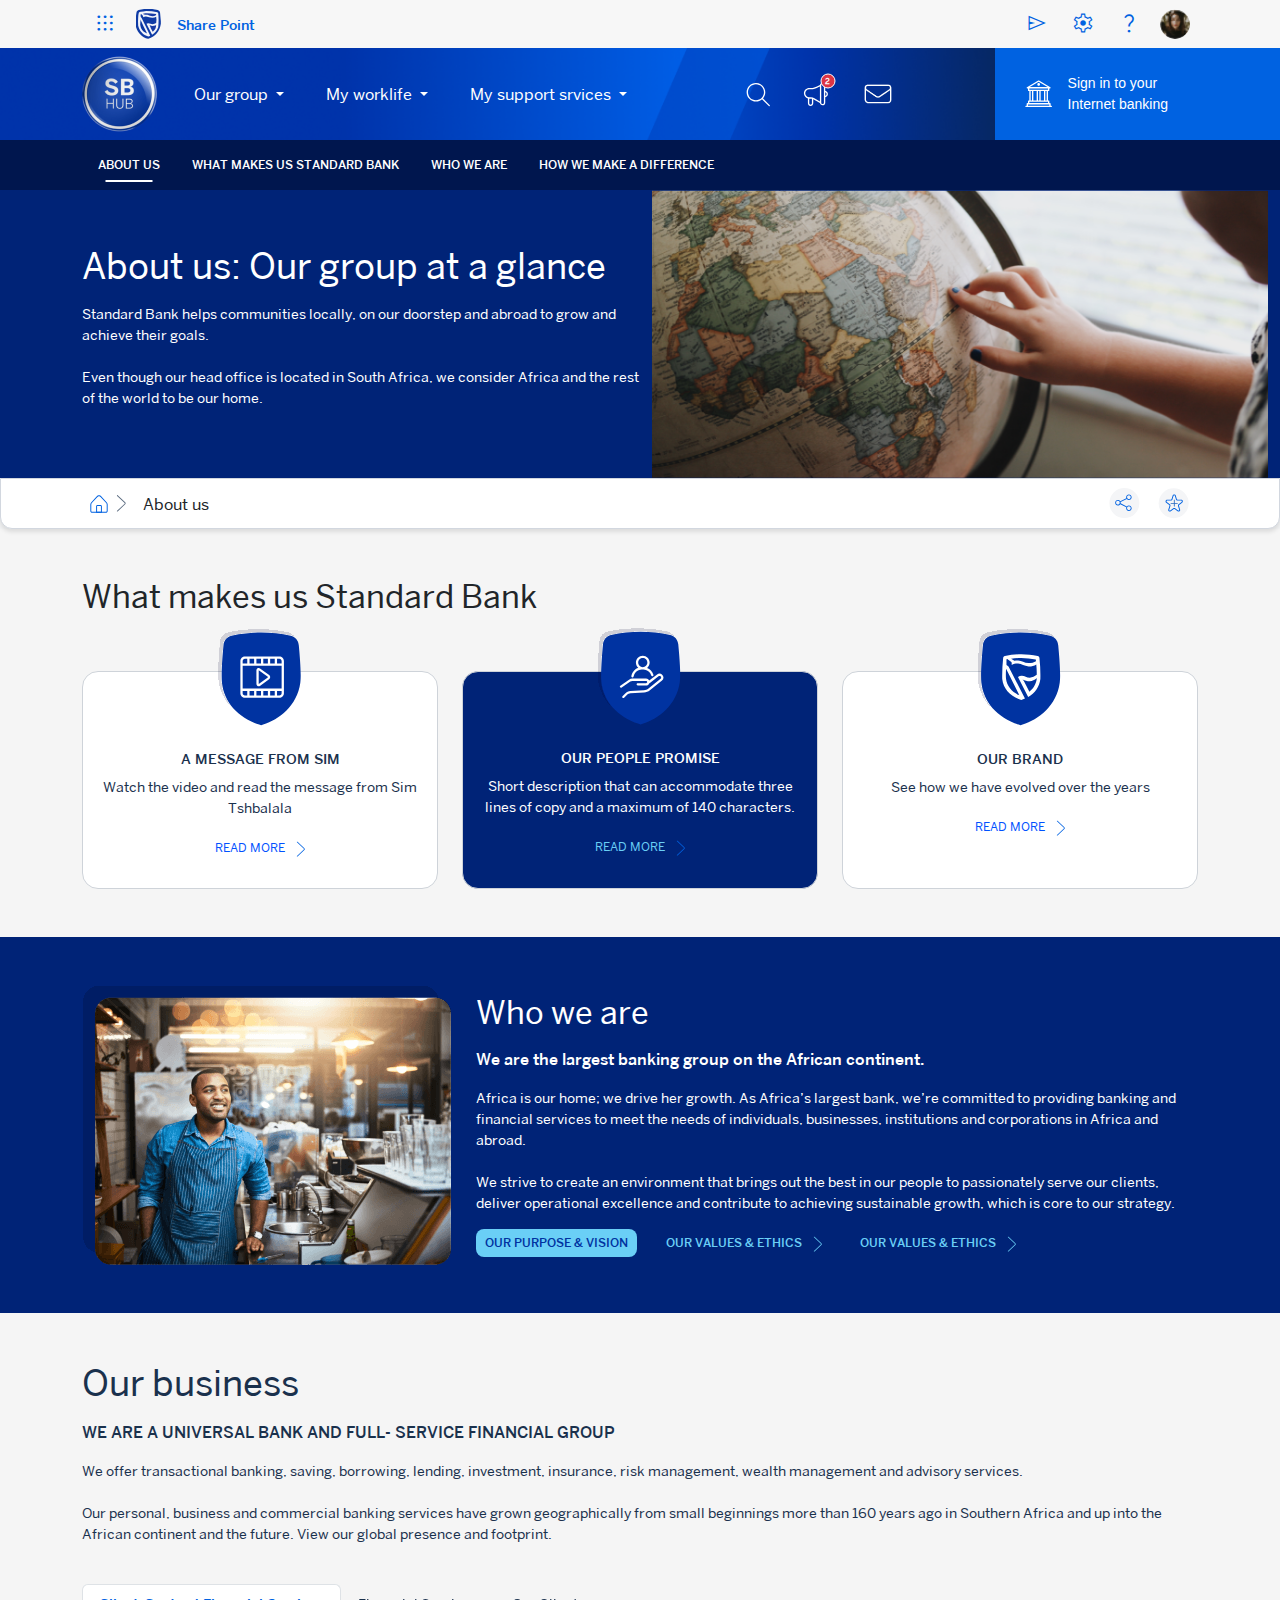
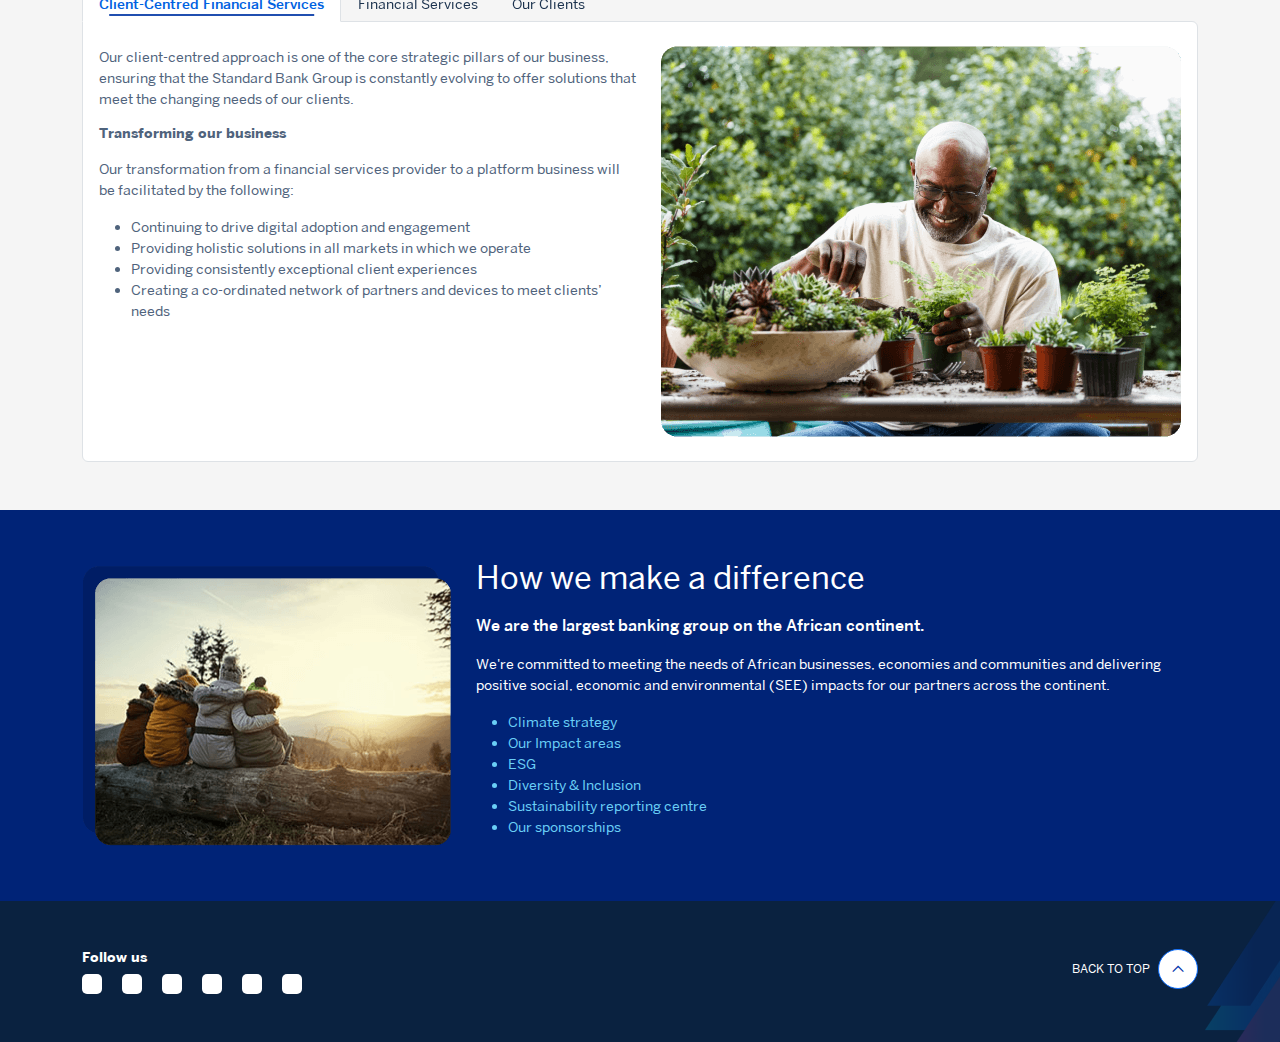
<file: index.html>
<!DOCTYPE html>
<html lang="en">

<head>
    <meta charset="UTF-8" />
    <meta http-equiv="X-UA-Compatible" content="IE=edge" />
    <meta name="viewport" content="width=device-width, initial-scale=1.0" />
    <title>SBH 2 About us | Our group at a glance</title>
    <link rel="icon" type="image/x-icon" href="assets/images/logo/logo-shield.svg">
    <link rel="stylesheet" href="https://fonts.googleapis.com/css2?family=Material+Symbols+Outlined:opsz,wght,FILL,GRAD@48,300,0,0" />
    <link rel="stylesheet" href="https://cdnjs.cloudflare.com/ajax/libs/font-awesome/6.2.1/css/all.min.css" integrity="sha512-MV7K8+y+gLIBoVD59lQIYicR65iaqukzvf/nwasF0nqhPay5w/9lJmVM2hMDcnK1OnMGCdVK+iQrJ7lzPJQd1w==" crossorigin="anonymous" referrerpolicy="no-referrer" />
    <!-- Link Swiper's CSS -->
    <link rel="stylesheet" href="https://cdn.jsdelivr.net/npm/swiper/swiper-bundle.min.css" />
    <link href="assets/vendor/bootstrap/css/bootstrap.min.css" rel="stylesheet">
    <link rel="stylesheet" href="assets/css/style.css" />
</head>

<body>
    <!-- ##### header start ##### -->
    <header>
        <nav class="navbar navbar-expand navbar-top py-0" style="background-color: #f7f7f7;">
            <div class="container">
                <ul class="navbar-nav align-items-center">
                    <li class="nav-item">
                        <a class="nav-link" href="#">
                            <span class="material-symbols-outlined"> apps</span>
                        </a>
                    </li>
                    <li class="nav-item">
                        <a class="nav-link" href="#"><img src="assets/images/logo/logo-shield.svg" alt="shield" class="img-fluid shield" style="width: 25px;"></a>
                    </li>
                    <li class="nav-item d-lg-block d-none">
                        <a class="nav-link" href="#">Share Point</a>
                    </li>
                </ul>
                <ul class="navbar-nav align-items-center">
                    <li class="nav-item">
                        <a class="nav-link" href="#">
                            <span class="material-symbols-outlined"> send </span>
                        </a>
                    </li>
                    <li class="nav-item">
                        <a class="nav-link" href="#">
                            <span class="material-symbols-outlined"> settings </span>
                        </a>
                    </li>
                    <li class="nav-item">
                        <a class="nav-link" href="#">
                            <span class="material-symbols-outlined"> question_mark </span>
                        </a>
                    </li>
                    <li class="nav-item">
                        <a class="nav-link" href="#">
                            <img src="assets/images/header/avatar.png" alt="user" class="img-fluid user-avatar">
                        </a>
                    </li>
                </ul>
            </div>
        </nav>

        <div class="main-header">
            <div class="container">
                <nav class="navbar navbar-expand-xl py-xl-0">

                    <a class="navbar-brand" href="#">
                        <img src="assets/images/header/logo.png" alt="logo">
                    </a>

                    <div class="d-flex d-xl-none">
                        <div class="menu_icons">
                            <div class="search for_icons_margin position-relative">
                                <button class="icon" style="cursor: pointer; border: transparent; background-color: transparent;">

                                    <svg class="menu-icons-svg" width="24" height="25" viewBox="0 0 24 25" fill="none" xmlns="http://www.w3.org/2000/svg">
                                        <path fill-rule="evenodd" clip-rule="evenodd" d="M9.95833 0.943481C4.80368 0.943481 0.625 5.12216 0.625 10.2768C0.625 15.4315 4.80368 19.6101 9.95833 19.6101C12.2995 19.6101 14.4393 18.7482 16.0777 17.3243C16.0999 17.3562 16.1252 17.3865 16.1536 17.4149L22.8203 24.0816C23.0806 24.3419 23.5027 24.3419 23.7631 24.0816C24.0234 23.8212 24.0234 23.3991 23.7631 23.1387L17.0964 16.4721C17.068 16.4437 17.0377 16.4184 17.0058 16.3962C18.4297 14.7577 19.2917 12.6179 19.2917 10.2768C19.2917 5.12216 15.113 0.943481 9.95833 0.943481ZM1.95833 10.2768C1.95833 5.85854 5.54006 2.27681 9.95833 2.27681C14.3766 2.27681 17.9583 5.85854 17.9583 10.2768C17.9583 14.6951 14.3766 18.2768 9.95833 18.2768C5.54006 18.2768 1.95833 14.6951 1.95833 10.2768Z" fill="white" />
                                    </svg>

                                </button>
                                <div class="input-box position-absolute top-50 translate-middle-y d-none">
                                    <div class="position-relative">
                                        <input type="text" class="form-control border-blue" placeholder="What are you looking for?" style="padding-left: 30px; padding-right: 30px;">
                                        <svg class="img-fluid position-absolute top-50 translate-middle-y" width="16" height="16" viewBox="0 0 16 16" fill="none" xmlns="http://www.w3.org/2000/svg" style="left: 10px;">
                                            <path d="M15.873 13.9918L12.4424 10.5339C12.2481 10.3398 11.9979 10.2115 11.7269 10.1669C11.456 10.1222 11.1779 10.1635 10.9316 10.285L10.185 9.52939C11.0773 8.4842 11.5632 7.15244 11.5537 5.77808C11.5537 4.63529 11.2149 3.51815 10.5801 2.56795C9.94534 1.61775 9.04312 0.877162 7.98754 0.439833C6.93196 0.00250354 5.77043 -0.111922 4.64983 0.111027C3.52924 0.333975 2.4999 0.884284 1.692 1.69236C0.884094 2.50044 0.333903 3.53 0.111003 4.65083C-0.111898 5.77167 0.00250304 6.93345 0.439738 7.98926C0.876973 9.04506 1.61741 9.94748 2.5674 10.5824C3.5174 11.2173 4.63429 11.5562 5.77684 11.5562C7.15432 11.5583 8.4862 11.0627 9.52734 10.1605L10.2828 10.9072C10.1614 11.1536 10.1201 11.4318 10.1647 11.7028C10.2093 11.9738 10.3376 12.224 10.5316 12.4184L13.9888 15.8764C14.073 15.9558 14.1842 16 14.2999 16C14.4156 16 14.5268 15.9558 14.611 15.8764L15.873 14.6141C15.9544 14.531 16 14.4193 16 14.303C16 14.1866 15.9544 14.0749 15.873 13.9918ZM5.77684 10.6672C4.81007 10.6672 3.865 10.3805 3.06116 9.84326C2.25732 9.30603 1.6308 8.54245 1.26083 7.64908C0.890863 6.7557 0.794062 5.77266 0.98267 4.82426C1.17128 3.87586 1.63682 3.00469 2.32044 2.32094C3.00405 1.63718 3.87502 1.17153 4.82322 0.982881C5.77142 0.794233 6.75425 0.891054 7.64743 1.2611C8.54061 1.63115 9.30403 2.2578 9.84114 3.06182C10.3783 3.86583 10.6649 4.8111 10.6649 5.77808C10.6626 7.07404 10.1468 8.31625 9.23065 9.23263C8.31446 10.149 7.07252 10.6649 5.77684 10.6672ZM14.2999 14.9341L11.1626 11.7873C11.1201 11.7474 11.0862 11.6992 11.0631 11.6457C11.0399 11.5922 11.028 11.5345 11.028 11.4762C11.028 11.4178 11.0399 11.3602 11.0631 11.3066C11.0862 11.2531 11.1201 11.2049 11.1626 11.165C11.2025 11.1225 11.2507 11.0886 11.3042 11.0655C11.3577 11.0423 11.4154 11.0303 11.4737 11.0303C11.532 11.0303 11.5897 11.0423 11.6432 11.0655C11.6967 11.0886 11.7449 11.1225 11.7848 11.165L14.9309 14.303L14.2999 14.9341Z" fill="url(#paint0_linear_127_23113)" />
                                            <defs>
                                                <linearGradient id="paint0_linear_127_23113" x1="-8" y1="8" x2="8" y2="24" gradientUnits="userSpaceOnUse">
                                                    <stop stop-color="#0033A1" />
                                                    <stop offset="1" stop-color="#1F59D8" />
                                                </linearGradient>
                                            </defs>
                                        </svg>
                                        <svg id="search-close-button" width="18" height="18" viewBox="0 0 18 18" fill="none" xmlns="http://www.w3.org/2000/svg" class="img-fluid position-absolute top-50 translate-middle-y" style="right: 10px">
                                            <path fill-rule="evenodd" clip-rule="evenodd" d="M9.0013 0.666504C4.39893 0.666504 0.667969 4.39746 0.667969 8.99984C0.667969 13.6022 4.39893 17.3332 9.0013 17.3332C13.6037 17.3332 17.3346 13.6022 17.3346 8.99984C17.3346 4.39746 13.6037 0.666504 9.0013 0.666504ZM5.9626 5.37188C5.79988 5.20916 5.53606 5.20916 5.37334 5.37188C5.21062 5.53459 5.21062 5.79841 5.37334 5.96113L8.41205 8.99984L5.37334 12.0385C5.21062 12.2013 5.21062 12.4651 5.37334 12.6278C5.53606 12.7905 5.79988 12.7905 5.9626 12.6278L9.0013 9.58909L12.04 12.6278C12.2027 12.7905 12.4665 12.7905 12.6293 12.6278C12.792 12.4651 12.792 12.2013 12.6293 12.0385L9.59056 8.99984L12.6293 5.96113C12.792 5.79841 12.792 5.53459 12.6293 5.37188C12.4665 5.20916 12.2027 5.20916 12.04 5.37188L9.0013 8.41058L5.9626 5.37188Z" fill="#00BFFF" />
                                        </svg>

                                    </div>
                                </div>
                            </div>
                            <div class="notifications for_icons_margin">

                                <div class="position-relative">
                                    <svg class="menu-icons-svg" width="25" height="25" viewBox="0 0 25 25" fill="none" xmlns="http://www.w3.org/2000/svg">
                                        <path fill-rule="evenodd" clip-rule="evenodd" d="M19.5793 0.693481C18.2526 0.693481 17.1522 1.66225 16.947 2.93095L13.9838 4.41253L10.4425 5.67727C9.79486 5.90858 9.11224 6.02681 8.42451 6.02681H6.24593C3.30041 6.02681 0.912598 8.41463 0.912598 11.3601C0.912598 13.8453 2.61229 15.9334 4.9126 16.5255V21.3601C4.9126 22.8329 6.10651 24.0268 7.57926 24.0268C9.05202 24.0268 10.2459 22.8329 10.2459 21.3601V17.2162C10.4053 17.2901 10.5615 17.3716 10.7139 17.4605L16.9424 21.0938C17.1356 22.3767 18.2426 23.3601 19.5793 23.3601C21.052 23.3601 22.2459 22.1662 22.2459 20.6935V15.2935C23.7674 14.9846 24.9126 13.6395 24.9126 12.0268C24.9126 10.4142 23.7674 9.06901 22.2459 8.76016V3.36015C22.2459 1.88739 21.052 0.693481 19.5793 0.693481ZM22.2459 13.913C23.0227 13.6385 23.5793 12.8976 23.5793 12.0268C23.5793 11.156 23.0227 10.4152 22.2459 10.1406V13.913ZM19.5793 22.0268C18.8429 22.0268 18.2459 21.4299 18.2459 20.6935V3.36015C18.2459 2.62377 18.8429 2.02681 19.5793 2.02681C20.3156 2.02681 20.9126 2.62377 20.9126 3.36015V20.6935C20.9126 21.4299 20.3156 22.0268 19.5793 22.0268ZM14.5441 5.6231L16.9126 4.43884V19.5328L11.3858 16.3088C10.3207 15.6875 9.10978 15.3601 7.87675 15.3601H6.24593C4.03679 15.3601 2.24593 13.5693 2.24593 11.3601C2.24593 9.15101 4.03679 7.36015 6.24593 7.36015H8.42451C9.26507 7.36015 10.0994 7.21563 10.891 6.93292L14.4702 5.65464C14.4954 5.64562 14.5201 5.63509 14.5441 5.6231ZM7.57926 22.6935C6.84288 22.6935 6.24593 22.0965 6.24593 21.3601V16.6935H7.87675C8.22565 16.6935 8.57236 16.7259 8.9126 16.7896V21.3601C8.9126 22.0965 8.31564 22.6935 7.57926 22.6935Z" fill="white" />
                                    </svg>
                                    <span class="position-absolute top-0 start-100 translate-middle d-block bg-danger text-white d-flex align-items-center justify-content-center rounded-pill" style="font-size: 8px; width: 15px; height: 15px;border: 1px solid #fff;"><strong>2</strong></span>
                                </div>

                                <div class="notification_list">
                                    <div class="notofication_head">
                                        <h2>notifications</h2>
                                        <i class="fa-solid fa-x"></i>
                                    </div>
                                    <div class="notification_item for_dot">
                                        <div class="notification_item_left">
                                            <span class="notification-number">1.</span>
                                        </div>
                                        <div class="notification_item_right">
                                            <a href="#">Alert notification title will be displayed here.</a>
                                            <p><svg width="15" height="15" viewBox="0 0 15 15" fill="none" xmlns="http://www.w3.org/2000/svg">
                                                    <path fill-rule="evenodd" clip-rule="evenodd" d="M7.69416 2.25C4.93207 2.25 2.66641 4.39608 2.46399 7.10742L1.77566 6.4185C1.66132 6.30475 1.47699 6.30475 1.36266 6.4185C1.24891 6.53283 1.24891 6.71717 1.36266 6.8315L2.52932 7.99817C2.58649 8.05475 2.66116 8.08333 2.73582 8.08333C2.81049 8.08333 2.88516 8.05475 2.94232 7.99817L4.10899 6.8315C4.22274 6.71717 4.22274 6.53283 4.10899 6.4185C3.99466 6.30475 3.81032 6.30475 3.69599 6.4185L3.04966 7.06542C3.26957 4.69533 5.26749 2.83333 7.69416 2.83333C10.2672 2.83333 12.3608 4.92692 12.3608 7.5C12.3608 10.0731 10.2672 12.1667 7.69416 12.1667C6.44466 12.1667 5.27099 11.6796 4.38841 10.7941C4.27874 10.6838 4.17432 10.5677 4.07574 10.4476C3.97366 10.3227 3.79049 10.3047 3.66507 10.4067C3.54082 10.5088 3.52274 10.6926 3.62424 10.8174C3.73566 10.9522 3.85232 11.0822 3.97541 11.2059C4.96766 12.2017 6.28832 12.75 7.69416 12.75C10.5892 12.75 12.9442 10.3945 12.9442 7.5C12.9442 4.6055 10.5892 2.25 7.69416 2.25M7.69416 4.875V7.42417L9.30591 9.03592C9.41966 9.14967 9.41966 9.33458 9.30591 9.44833C9.24874 9.5055 9.17407 9.5335 9.09941 9.5335C9.02474 9.5335 8.95007 9.5055 8.89349 9.44833L7.19599 7.75142C7.14174 7.69658 7.11082 7.6225 7.11082 7.54492V4.875C7.11082 4.714 7.24149 4.58333 7.40249 4.58333C7.56349 4.58333 7.69416 4.714 7.69416 4.875" fill="#767676" />
                                                    <mask id="mask0_127_21738" style="mask-type:luminance" maskUnits="userSpaceOnUse" x="1" y="2" width="12" height="11">
                                                        <path fill-rule="evenodd" clip-rule="evenodd" d="M7.69416 2.25C4.93207 2.25 2.66641 4.39608 2.46399 7.10742L1.77566 6.4185C1.66132 6.30475 1.47699 6.30475 1.36266 6.4185C1.24891 6.53283 1.24891 6.71717 1.36266 6.8315L2.52932 7.99817C2.58649 8.05475 2.66116 8.08333 2.73582 8.08333C2.81049 8.08333 2.88516 8.05475 2.94232 7.99817L4.10899 6.8315C4.22274 6.71717 4.22274 6.53283 4.10899 6.4185C3.99466 6.30475 3.81032 6.30475 3.69599 6.4185L3.04966 7.06542C3.26957 4.69533 5.26749 2.83333 7.69416 2.83333C10.2672 2.83333 12.3608 4.92692 12.3608 7.5C12.3608 10.0731 10.2672 12.1667 7.69416 12.1667C6.44466 12.1667 5.27099 11.6796 4.38841 10.7941C4.27874 10.6838 4.17432 10.5677 4.07574 10.4476C3.97366 10.3227 3.79049 10.3047 3.66507 10.4067C3.54082 10.5088 3.52274 10.6926 3.62424 10.8174C3.73566 10.9522 3.85232 11.0822 3.97541 11.2059C4.96766 12.2017 6.28832 12.75 7.69416 12.75C10.5892 12.75 12.9442 10.3945 12.9442 7.5C12.9442 4.6055 10.5892 2.25 7.69416 2.25M7.69416 4.875V7.42417L9.30591 9.03592C9.41966 9.14967 9.41966 9.33458 9.30591 9.44833C9.24874 9.5055 9.17407 9.5335 9.09941 9.5335C9.02474 9.5335 8.95007 9.5055 8.89349 9.44833L7.19599 7.75142C7.14174 7.69658 7.11082 7.6225 7.11082 7.54492V4.875C7.11082 4.714 7.24149 4.58333 7.40249 4.58333C7.56349 4.58333 7.69416 4.714 7.69416 4.875" fill="white" />
                                                    </mask>
                                                    <g mask="url(#mask0_127_21738)">
                                                        <rect x="1.27734" y="0.5" width="14" height="14" fill="#0033AA" />
                                                    </g>
                                                </svg>
                                                5 min ago</p>
                                        </div>
                                    </div>
                                    <div class="notification_item for_dot">
                                        <div class="notification_item_left">
                                            <span class="notification-number">2.</span>
                                        </div>
                                        <div class="notification_item_right">
                                            <a href="#">Reminder notification title will be displayed…</a>
                                            <p><svg width="15" height="15" viewBox="0 0 15 15" fill="none" xmlns="http://www.w3.org/2000/svg">
                                                    <path fill-rule="evenodd" clip-rule="evenodd" d="M7.69416 2.25C4.93207 2.25 2.66641 4.39608 2.46399 7.10742L1.77566 6.4185C1.66132 6.30475 1.47699 6.30475 1.36266 6.4185C1.24891 6.53283 1.24891 6.71717 1.36266 6.8315L2.52932 7.99817C2.58649 8.05475 2.66116 8.08333 2.73582 8.08333C2.81049 8.08333 2.88516 8.05475 2.94232 7.99817L4.10899 6.8315C4.22274 6.71717 4.22274 6.53283 4.10899 6.4185C3.99466 6.30475 3.81032 6.30475 3.69599 6.4185L3.04966 7.06542C3.26957 4.69533 5.26749 2.83333 7.69416 2.83333C10.2672 2.83333 12.3608 4.92692 12.3608 7.5C12.3608 10.0731 10.2672 12.1667 7.69416 12.1667C6.44466 12.1667 5.27099 11.6796 4.38841 10.7941C4.27874 10.6838 4.17432 10.5677 4.07574 10.4476C3.97366 10.3227 3.79049 10.3047 3.66507 10.4067C3.54082 10.5088 3.52274 10.6926 3.62424 10.8174C3.73566 10.9522 3.85232 11.0822 3.97541 11.2059C4.96766 12.2017 6.28832 12.75 7.69416 12.75C10.5892 12.75 12.9442 10.3945 12.9442 7.5C12.9442 4.6055 10.5892 2.25 7.69416 2.25M7.69416 4.875V7.42417L9.30591 9.03592C9.41966 9.14967 9.41966 9.33458 9.30591 9.44833C9.24874 9.5055 9.17407 9.5335 9.09941 9.5335C9.02474 9.5335 8.95007 9.5055 8.89349 9.44833L7.19599 7.75142C7.14174 7.69658 7.11082 7.6225 7.11082 7.54492V4.875C7.11082 4.714 7.24149 4.58333 7.40249 4.58333C7.56349 4.58333 7.69416 4.714 7.69416 4.875" fill="#767676" />
                                                    <mask id="mask0_127_21738" style="mask-type:luminance" maskUnits="userSpaceOnUse" x="1" y="2" width="12" height="11">
                                                        <path fill-rule="evenodd" clip-rule="evenodd" d="M7.69416 2.25C4.93207 2.25 2.66641 4.39608 2.46399 7.10742L1.77566 6.4185C1.66132 6.30475 1.47699 6.30475 1.36266 6.4185C1.24891 6.53283 1.24891 6.71717 1.36266 6.8315L2.52932 7.99817C2.58649 8.05475 2.66116 8.08333 2.73582 8.08333C2.81049 8.08333 2.88516 8.05475 2.94232 7.99817L4.10899 6.8315C4.22274 6.71717 4.22274 6.53283 4.10899 6.4185C3.99466 6.30475 3.81032 6.30475 3.69599 6.4185L3.04966 7.06542C3.26957 4.69533 5.26749 2.83333 7.69416 2.83333C10.2672 2.83333 12.3608 4.92692 12.3608 7.5C12.3608 10.0731 10.2672 12.1667 7.69416 12.1667C6.44466 12.1667 5.27099 11.6796 4.38841 10.7941C4.27874 10.6838 4.17432 10.5677 4.07574 10.4476C3.97366 10.3227 3.79049 10.3047 3.66507 10.4067C3.54082 10.5088 3.52274 10.6926 3.62424 10.8174C3.73566 10.9522 3.85232 11.0822 3.97541 11.2059C4.96766 12.2017 6.28832 12.75 7.69416 12.75C10.5892 12.75 12.9442 10.3945 12.9442 7.5C12.9442 4.6055 10.5892 2.25 7.69416 2.25M7.69416 4.875V7.42417L9.30591 9.03592C9.41966 9.14967 9.41966 9.33458 9.30591 9.44833C9.24874 9.5055 9.17407 9.5335 9.09941 9.5335C9.02474 9.5335 8.95007 9.5055 8.89349 9.44833L7.19599 7.75142C7.14174 7.69658 7.11082 7.6225 7.11082 7.54492V4.875C7.11082 4.714 7.24149 4.58333 7.40249 4.58333C7.56349 4.58333 7.69416 4.714 7.69416 4.875" fill="white" />
                                                    </mask>
                                                    <g mask="url(#mask0_127_21738)">
                                                        <rect x="1.27734" y="0.5" width="14" height="14" fill="#0033AA" />
                                                    </g>
                                                </svg>
                                                6 hours ago</p>
                                        </div>
                                    </div>
                                    <div class="notification_item">
                                        <div class="notification_item_left">
                                            <span class="notification-number">3.</span>
                                        </div>
                                        <div class="notification_item_right">
                                            <a href="#">Announcement notification title will…</a>
                                            <p><svg width="15" height="15" viewBox="0 0 15 15" fill="none" xmlns="http://www.w3.org/2000/svg">
                                                    <path fill-rule="evenodd" clip-rule="evenodd" d="M7.69416 2.25C4.93207 2.25 2.66641 4.39608 2.46399 7.10742L1.77566 6.4185C1.66132 6.30475 1.47699 6.30475 1.36266 6.4185C1.24891 6.53283 1.24891 6.71717 1.36266 6.8315L2.52932 7.99817C2.58649 8.05475 2.66116 8.08333 2.73582 8.08333C2.81049 8.08333 2.88516 8.05475 2.94232 7.99817L4.10899 6.8315C4.22274 6.71717 4.22274 6.53283 4.10899 6.4185C3.99466 6.30475 3.81032 6.30475 3.69599 6.4185L3.04966 7.06542C3.26957 4.69533 5.26749 2.83333 7.69416 2.83333C10.2672 2.83333 12.3608 4.92692 12.3608 7.5C12.3608 10.0731 10.2672 12.1667 7.69416 12.1667C6.44466 12.1667 5.27099 11.6796 4.38841 10.7941C4.27874 10.6838 4.17432 10.5677 4.07574 10.4476C3.97366 10.3227 3.79049 10.3047 3.66507 10.4067C3.54082 10.5088 3.52274 10.6926 3.62424 10.8174C3.73566 10.9522 3.85232 11.0822 3.97541 11.2059C4.96766 12.2017 6.28832 12.75 7.69416 12.75C10.5892 12.75 12.9442 10.3945 12.9442 7.5C12.9442 4.6055 10.5892 2.25 7.69416 2.25M7.69416 4.875V7.42417L9.30591 9.03592C9.41966 9.14967 9.41966 9.33458 9.30591 9.44833C9.24874 9.5055 9.17407 9.5335 9.09941 9.5335C9.02474 9.5335 8.95007 9.5055 8.89349 9.44833L7.19599 7.75142C7.14174 7.69658 7.11082 7.6225 7.11082 7.54492V4.875C7.11082 4.714 7.24149 4.58333 7.40249 4.58333C7.56349 4.58333 7.69416 4.714 7.69416 4.875" fill="#767676" />
                                                    <mask id="mask0_127_21738" style="mask-type:luminance" maskUnits="userSpaceOnUse" x="1" y="2" width="12" height="11">
                                                        <path fill-rule="evenodd" clip-rule="evenodd" d="M7.69416 2.25C4.93207 2.25 2.66641 4.39608 2.46399 7.10742L1.77566 6.4185C1.66132 6.30475 1.47699 6.30475 1.36266 6.4185C1.24891 6.53283 1.24891 6.71717 1.36266 6.8315L2.52932 7.99817C2.58649 8.05475 2.66116 8.08333 2.73582 8.08333C2.81049 8.08333 2.88516 8.05475 2.94232 7.99817L4.10899 6.8315C4.22274 6.71717 4.22274 6.53283 4.10899 6.4185C3.99466 6.30475 3.81032 6.30475 3.69599 6.4185L3.04966 7.06542C3.26957 4.69533 5.26749 2.83333 7.69416 2.83333C10.2672 2.83333 12.3608 4.92692 12.3608 7.5C12.3608 10.0731 10.2672 12.1667 7.69416 12.1667C6.44466 12.1667 5.27099 11.6796 4.38841 10.7941C4.27874 10.6838 4.17432 10.5677 4.07574 10.4476C3.97366 10.3227 3.79049 10.3047 3.66507 10.4067C3.54082 10.5088 3.52274 10.6926 3.62424 10.8174C3.73566 10.9522 3.85232 11.0822 3.97541 11.2059C4.96766 12.2017 6.28832 12.75 7.69416 12.75C10.5892 12.75 12.9442 10.3945 12.9442 7.5C12.9442 4.6055 10.5892 2.25 7.69416 2.25M7.69416 4.875V7.42417L9.30591 9.03592C9.41966 9.14967 9.41966 9.33458 9.30591 9.44833C9.24874 9.5055 9.17407 9.5335 9.09941 9.5335C9.02474 9.5335 8.95007 9.5055 8.89349 9.44833L7.19599 7.75142C7.14174 7.69658 7.11082 7.6225 7.11082 7.54492V4.875C7.11082 4.714 7.24149 4.58333 7.40249 4.58333C7.56349 4.58333 7.69416 4.714 7.69416 4.875" fill="white" />
                                                    </mask>
                                                    <g mask="url(#mask0_127_21738)">
                                                        <rect x="1.27734" y="0.5" width="14" height="14" fill="#0033AA" />
                                                    </g>
                                                </svg>
                                                2 days ago</p>
                                        </div>
                                    </div>
                                    <div class="notification_item">
                                        <div class="notification_item_left">
                                            <span class="notification-number">4.</span>
                                        </div>
                                        <div class="notification_item_right">
                                            <a href="#">Operation notification title will be displayed…</a>
                                            <p><svg width="15" height="15" viewBox="0 0 15 15" fill="none" xmlns="http://www.w3.org/2000/svg">
                                                    <path fill-rule="evenodd" clip-rule="evenodd" d="M7.69416 2.25C4.93207 2.25 2.66641 4.39608 2.46399 7.10742L1.77566 6.4185C1.66132 6.30475 1.47699 6.30475 1.36266 6.4185C1.24891 6.53283 1.24891 6.71717 1.36266 6.8315L2.52932 7.99817C2.58649 8.05475 2.66116 8.08333 2.73582 8.08333C2.81049 8.08333 2.88516 8.05475 2.94232 7.99817L4.10899 6.8315C4.22274 6.71717 4.22274 6.53283 4.10899 6.4185C3.99466 6.30475 3.81032 6.30475 3.69599 6.4185L3.04966 7.06542C3.26957 4.69533 5.26749 2.83333 7.69416 2.83333C10.2672 2.83333 12.3608 4.92692 12.3608 7.5C12.3608 10.0731 10.2672 12.1667 7.69416 12.1667C6.44466 12.1667 5.27099 11.6796 4.38841 10.7941C4.27874 10.6838 4.17432 10.5677 4.07574 10.4476C3.97366 10.3227 3.79049 10.3047 3.66507 10.4067C3.54082 10.5088 3.52274 10.6926 3.62424 10.8174C3.73566 10.9522 3.85232 11.0822 3.97541 11.2059C4.96766 12.2017 6.28832 12.75 7.69416 12.75C10.5892 12.75 12.9442 10.3945 12.9442 7.5C12.9442 4.6055 10.5892 2.25 7.69416 2.25M7.69416 4.875V7.42417L9.30591 9.03592C9.41966 9.14967 9.41966 9.33458 9.30591 9.44833C9.24874 9.5055 9.17407 9.5335 9.09941 9.5335C9.02474 9.5335 8.95007 9.5055 8.89349 9.44833L7.19599 7.75142C7.14174 7.69658 7.11082 7.6225 7.11082 7.54492V4.875C7.11082 4.714 7.24149 4.58333 7.40249 4.58333C7.56349 4.58333 7.69416 4.714 7.69416 4.875" fill="#767676" />
                                                    <mask id="mask0_127_21738" style="mask-type:luminance" maskUnits="userSpaceOnUse" x="1" y="2" width="12" height="11">
                                                        <path fill-rule="evenodd" clip-rule="evenodd" d="M7.69416 2.25C4.93207 2.25 2.66641 4.39608 2.46399 7.10742L1.77566 6.4185C1.66132 6.30475 1.47699 6.30475 1.36266 6.4185C1.24891 6.53283 1.24891 6.71717 1.36266 6.8315L2.52932 7.99817C2.58649 8.05475 2.66116 8.08333 2.73582 8.08333C2.81049 8.08333 2.88516 8.05475 2.94232 7.99817L4.10899 6.8315C4.22274 6.71717 4.22274 6.53283 4.10899 6.4185C3.99466 6.30475 3.81032 6.30475 3.69599 6.4185L3.04966 7.06542C3.26957 4.69533 5.26749 2.83333 7.69416 2.83333C10.2672 2.83333 12.3608 4.92692 12.3608 7.5C12.3608 10.0731 10.2672 12.1667 7.69416 12.1667C6.44466 12.1667 5.27099 11.6796 4.38841 10.7941C4.27874 10.6838 4.17432 10.5677 4.07574 10.4476C3.97366 10.3227 3.79049 10.3047 3.66507 10.4067C3.54082 10.5088 3.52274 10.6926 3.62424 10.8174C3.73566 10.9522 3.85232 11.0822 3.97541 11.2059C4.96766 12.2017 6.28832 12.75 7.69416 12.75C10.5892 12.75 12.9442 10.3945 12.9442 7.5C12.9442 4.6055 10.5892 2.25 7.69416 2.25M7.69416 4.875V7.42417L9.30591 9.03592C9.41966 9.14967 9.41966 9.33458 9.30591 9.44833C9.24874 9.5055 9.17407 9.5335 9.09941 9.5335C9.02474 9.5335 8.95007 9.5055 8.89349 9.44833L7.19599 7.75142C7.14174 7.69658 7.11082 7.6225 7.11082 7.54492V4.875C7.11082 4.714 7.24149 4.58333 7.40249 4.58333C7.56349 4.58333 7.69416 4.714 7.69416 4.875" fill="white" />
                                                    </mask>
                                                    <g mask="url(#mask0_127_21738)">
                                                        <rect x="1.27734" y="0.5" width="14" height="14" fill="#0033AA" />
                                                    </g>
                                                </svg>
                                                3 days ago</p>
                                        </div>
                                    </div>

                                    <div class="notification_footer d-flex justify-content-between">
                                        <a href="#">mark all as read</a>
                                        <a href="#">view more</a>
                                    </div>
                                </div>
                            </div>
                            <div class="message for_icons_margin">
                                <a href="#">
                                    <svg class="menu-icons-svg" width="33" height="33" viewBox="0 0 33 33" fill="none" xmlns="http://www.w3.org/2000/svg">
                                        <path fill-rule="evenodd" clip-rule="evenodd" d="M27.1162 24.9434H7.4162C6.07486 24.9434 4.98286 23.8528 4.98286 22.5114V13.2768C5.0482 13.3301 5.09753 13.3928 5.16686 13.4434L14.8189 20.0168C15.4669 20.4581 16.2242 20.6781 16.9829 20.6781C17.7429 20.6781 18.5002 20.4581 19.1469 20.0168L28.8975 13.3768C28.9295 13.3541 28.9522 13.3208 28.9829 13.2968V23.0768C28.9829 24.1061 28.1455 24.9434 27.1162 24.9434ZM27.0535 8.94344C27.7309 8.94344 28.3562 9.31144 28.6722 9.87677C28.6749 9.88077 28.7349 9.99677 28.7362 10.0008C28.7469 10.0301 28.8082 10.1994 28.8215 10.2274C28.8762 10.3981 28.9042 10.5768 28.9042 10.7581C28.9042 11.3634 28.6122 11.9288 28.0495 12.3421L18.3975 18.9154C17.5509 19.4901 16.4162 19.4901 15.5695 18.9154L5.8642 12.3061C5.35486 11.9288 5.06286 11.3634 5.06286 10.7581C5.06286 10.5768 5.08953 10.3981 5.1442 10.2274C5.14553 10.2221 5.19353 10.0941 5.19486 10.0874C5.2082 10.0594 5.27086 9.93277 5.2802 9.90344C5.61086 9.31144 6.2362 8.94344 6.91353 8.94344H27.0535ZM30.1735 9.73544C30.1429 9.63411 30.1015 9.51144 30.0762 9.48344C30.0442 9.39411 30.0029 9.31411 29.9202 9.16477C29.3495 8.20611 28.2749 7.61011 27.1162 7.61011H27.0535H6.91353H6.85086C5.69219 7.61011 4.61753 8.20611 4.01086 9.23144C3.96686 9.30877 3.9282 9.38211 3.93486 9.38211C3.93486 9.38211 3.9362 9.38211 3.9362 9.38077C3.86553 9.51144 3.8242 9.63411 3.80153 9.71011C3.7002 10.0008 3.64953 10.3061 3.64953 10.6181V22.5114C3.64953 24.5874 5.33886 26.2768 7.41619 26.2768H27.1162C28.8802 26.2768 30.3162 24.8408 30.3162 23.0768V10.6181C30.3162 10.3061 30.2655 10.0008 30.1735 9.73544Z" fill="#767676" />
                                        <mask id="mask0_19_11132" style="mask-type:luminance" maskUnits="userSpaceOnUse" x="3" y="7" width="28" height="20">
                                            <path fill-rule="evenodd" clip-rule="evenodd" d="M27.1162 24.9434H7.4162C6.07486 24.9434 4.98286 23.8528 4.98286 22.5114V13.2768C5.0482 13.3301 5.09753 13.3928 5.16686 13.4434L14.8189 20.0168C15.4669 20.4581 16.2242 20.6781 16.9829 20.6781C17.7429 20.6781 18.5002 20.4581 19.1469 20.0168L28.8975 13.3768C28.9295 13.3541 28.9522 13.3208 28.9829 13.2968V23.0768C28.9829 24.1061 28.1455 24.9434 27.1162 24.9434ZM27.0535 8.94344C27.7309 8.94344 28.3562 9.31144 28.6722 9.87677C28.6749 9.88077 28.7349 9.99677 28.7362 10.0008C28.7469 10.0301 28.8082 10.1994 28.8215 10.2274C28.8762 10.3981 28.9042 10.5768 28.9042 10.7581C28.9042 11.3634 28.6122 11.9288 28.0495 12.3421L18.3975 18.9154C17.5509 19.4901 16.4162 19.4901 15.5695 18.9154L5.8642 12.3061C5.35486 11.9288 5.06286 11.3634 5.06286 10.7581C5.06286 10.5768 5.08953 10.3981 5.1442 10.2274C5.14553 10.2221 5.19353 10.0941 5.19486 10.0874C5.2082 10.0594 5.27086 9.93277 5.2802 9.90344C5.61086 9.31144 6.2362 8.94344 6.91353 8.94344H27.0535ZM30.1735 9.73544C30.1429 9.63411 30.1015 9.51144 30.0762 9.48344C30.0442 9.39411 30.0029 9.31411 29.9202 9.16477C29.3495 8.20611 28.2749 7.61011 27.1162 7.61011H27.0535H6.91353H6.85086C5.69219 7.61011 4.61753 8.20611 4.01086 9.23144C3.96686 9.30877 3.9282 9.38211 3.93486 9.38211C3.93486 9.38211 3.9362 9.38211 3.9362 9.38077C3.86553 9.51144 3.8242 9.63411 3.80153 9.71011C3.7002 10.0008 3.64953 10.3061 3.64953 10.6181V22.5114C3.64953 24.5874 5.33886 26.2768 7.41619 26.2768H27.1162C28.8802 26.2768 30.3162 24.8408 30.3162 23.0768V10.6181C30.3162 10.3061 30.2655 10.0008 30.1735 9.73544Z" fill="white" />
                                        </mask>
                                        <g mask="url(#mask0_19_11132)">
                                            <rect x="0.983398" y="0.943481" width="32" height="32" fill="white" />
                                        </g>
                                    </svg>

                                </a>
                            </div>
                        </div>
                    </div>

                    <button class="navbar-toggler btn border-0" type="button" data-bs-toggle="collapse" data-bs-target="#navbarTogglerDemo03" aria-controls="navbarTogglerDemo03" aria-expanded="false" aria-label="Toggle navigation">
                        <!-- <span class="navbar-toggler-icon "></span> -->
                        <i class="fa-solid fa-bars text-white fs-4"></i>
                    </button>

                    <div class="collapse navbar-collapse" id="navbarTogglerDemo03">
                        <div class="navbar-nav me-auto mb-2 mb-lg-0">
                            <div class="main_menu d-xl-flex">
                                <div class="dropdown mega_menu_dropdown">
                                    <a class="main_nav_btn dropdown-toggle" href="#" role="button" data-bs-toggle="dropdown" aria-expanded="false">
                                        Our group
                                    </a>
                                    <div class="dropdown-menu mega_menu sub_menu">
                                        <div class="row g-0">
                                            <div class="col-lg-3 h-100">
                                                <div class="mega_menu_item border-0">
                                                    <h4 class="pb-md-5"></h4>
                                                    <a href="#">About us</a>
                                                    <a href="#">Our strategy</a>
                                                    <a href="#">Our countries</a>
                                                </div>
                                            </div>
                                            <div class="col-lg-4">
                                                <div class="mega_menu_item">
                                                    <h3>Our client segments</h3>
                                                    <a href="#">bcc</a>
                                                    <a href="#">chnw</a>
                                                    <a href="#">cib</a>
                                                </div>
                                            </div>
                                            <div class="col-lg-5">
                                                <div class="mega_menu_item ">
                                                    <h3>our operations</h3>
                                                    <a href="#">Client solutions</a>
                                                    <a href="#">Corporate Functions</a>
                                                    <a href="#">Ecosystems & Partnerships</a>
                                                    <a href="#">Innovation</a>
                                                    <a href="#">Platform enablers, Data & AI</a>
                                                </div>
                                            </div>
                                        </div>
                                    </div>
                                </div>

                                <div class="dropdown mega_menu_dropdown">
                                    <a class="main_nav_btn dropdown-toggle" href="#" role="button" data-bs-toggle="dropdown" aria-expanded="false">
                                        My worklife
                                    </a>

                                    <div class="dropdown-menu mega_menu sub_menu">
                                        <div class="row g-0">
                                            <div class="col-lg-3">
                                                <div class="mega_menu_item  border-0">
                                                    <h4 class="pb-md-5"></h4>
                                                    <a href="#">my self service</a>
                                                    <a href="#">p&c service desk</a>
                                                    <a href="#">people & culture</a>
                                                </div>
                                            </div>
                                            <div class="col-lg-4">
                                                <div class="mega_menu_item">
                                                    <h3>my learning and development</h3>
                                                    <a href="#">my career & growth</a>
                                                    <a href="#">my performance</a>
                                                    <a href="#">intenal careers</a>
                                                </div>
                                            </div>
                                            <div class="col-lg-5">
                                                <div class="mega_menu_item ">
                                                    <h3>my rewards & benefits</h3>
                                                    <a href="#">my benefits</a>
                                                    <a href="#">my rewards</a>
                                                    <a href="#">recognising excelence</a>
                                                </div>
                                            </div>
                                        </div>
                                    </div>
                                </div>
                                <div class="dropdown mega_menu_dropdown">
                                    <a class="main_nav_btn dropdown-toggle" href="#" role="button" data-bs-toggle="dropdown" aria-expanded="false">
                                        My support srvices
                                    </a>

                                    <div class="dropdown-menu mega_menu sub_menu">
                                        <div class="row g-0">
                                            <div class="col-lg-3">
                                                <div class="mega_menu_item  border-0">
                                                    <h4 class="pb-md-5"></h4>
                                                    <a href="#">fraudstop</a>
                                                    <a href="#">whistleblowing</a>
                                                    <a href="#">parking & access</a>
                                                </div>
                                            </div>
                                            <div class="col-lg-4">
                                                <div class="mega_menu_item ">
                                                    <h3>technology</h3>
                                                    <a href="#">reset my password</a>
                                                    <a href="#">technology service desk</a>
                                                    <a href="#">sb app store</a>
                                                    <a href="#">working remotely</a>
                                                </div>
                                            </div>
                                            <div class="col-lg-5">
                                                <div class="mega_menu_item ">
                                                    <h3>documents & forms</h3>
                                                    <a href="#">forms</a>
                                                    <a href="#">polocoes</a>
                                                    <a href="#">gropu refrences guide</a>
                                                </div>
                                            </div>
                                        </div>
                                    </div>
                                </div>
                            </div>
                        </div>
                        <div class="d-none d-xl-flex">
                            <div class="menu_icons">
                                <div class="search for_icons_margin position-relative">
                                    <button class="icon" style="cursor: pointer; border: transparent; background-color: transparent;">

                                        <svg class="menu-icons-svg" width="24" height="25" viewBox="0 0 24 25" fill="none" xmlns="http://www.w3.org/2000/svg">
                                            <path fill-rule="evenodd" clip-rule="evenodd" d="M9.95833 0.943481C4.80368 0.943481 0.625 5.12216 0.625 10.2768C0.625 15.4315 4.80368 19.6101 9.95833 19.6101C12.2995 19.6101 14.4393 18.7482 16.0777 17.3243C16.0999 17.3562 16.1252 17.3865 16.1536 17.4149L22.8203 24.0816C23.0806 24.3419 23.5027 24.3419 23.7631 24.0816C24.0234 23.8212 24.0234 23.3991 23.7631 23.1387L17.0964 16.4721C17.068 16.4437 17.0377 16.4184 17.0058 16.3962C18.4297 14.7577 19.2917 12.6179 19.2917 10.2768C19.2917 5.12216 15.113 0.943481 9.95833 0.943481ZM1.95833 10.2768C1.95833 5.85854 5.54006 2.27681 9.95833 2.27681C14.3766 2.27681 17.9583 5.85854 17.9583 10.2768C17.9583 14.6951 14.3766 18.2768 9.95833 18.2768C5.54006 18.2768 1.95833 14.6951 1.95833 10.2768Z" fill="white" />
                                        </svg>

                                    </button>
                                    <div class="input-box position-absolute top-50 translate-middle-y d-none" style="right: 0; min-width: 300px;">
                                        <div class="position-relative">
                                            <input type="text" class="form-control border-blue" placeholder="What are you looking for?" style="padding-left: 30px; padding-right: 30px;">
                                            <svg class="img-fluid position-absolute top-50 translate-middle-y" width="16" height="16" viewBox="0 0 16 16" fill="none" xmlns="http://www.w3.org/2000/svg" style="left: 10px;">
                                                <path d="M15.873 13.9918L12.4424 10.5339C12.2481 10.3398 11.9979 10.2115 11.7269 10.1669C11.456 10.1222 11.1779 10.1635 10.9316 10.285L10.185 9.52939C11.0773 8.4842 11.5632 7.15244 11.5537 5.77808C11.5537 4.63529 11.2149 3.51815 10.5801 2.56795C9.94534 1.61775 9.04312 0.877162 7.98754 0.439833C6.93196 0.00250354 5.77043 -0.111922 4.64983 0.111027C3.52924 0.333975 2.4999 0.884284 1.692 1.69236C0.884094 2.50044 0.333903 3.53 0.111003 4.65083C-0.111898 5.77167 0.00250304 6.93345 0.439738 7.98926C0.876973 9.04506 1.61741 9.94748 2.5674 10.5824C3.5174 11.2173 4.63429 11.5562 5.77684 11.5562C7.15432 11.5583 8.4862 11.0627 9.52734 10.1605L10.2828 10.9072C10.1614 11.1536 10.1201 11.4318 10.1647 11.7028C10.2093 11.9738 10.3376 12.224 10.5316 12.4184L13.9888 15.8764C14.073 15.9558 14.1842 16 14.2999 16C14.4156 16 14.5268 15.9558 14.611 15.8764L15.873 14.6141C15.9544 14.531 16 14.4193 16 14.303C16 14.1866 15.9544 14.0749 15.873 13.9918ZM5.77684 10.6672C4.81007 10.6672 3.865 10.3805 3.06116 9.84326C2.25732 9.30603 1.6308 8.54245 1.26083 7.64908C0.890863 6.7557 0.794062 5.77266 0.98267 4.82426C1.17128 3.87586 1.63682 3.00469 2.32044 2.32094C3.00405 1.63718 3.87502 1.17153 4.82322 0.982881C5.77142 0.794233 6.75425 0.891054 7.64743 1.2611C8.54061 1.63115 9.30403 2.2578 9.84114 3.06182C10.3783 3.86583 10.6649 4.8111 10.6649 5.77808C10.6626 7.07404 10.1468 8.31625 9.23065 9.23263C8.31446 10.149 7.07252 10.6649 5.77684 10.6672ZM14.2999 14.9341L11.1626 11.7873C11.1201 11.7474 11.0862 11.6992 11.0631 11.6457C11.0399 11.5922 11.028 11.5345 11.028 11.4762C11.028 11.4178 11.0399 11.3602 11.0631 11.3066C11.0862 11.2531 11.1201 11.2049 11.1626 11.165C11.2025 11.1225 11.2507 11.0886 11.3042 11.0655C11.3577 11.0423 11.4154 11.0303 11.4737 11.0303C11.532 11.0303 11.5897 11.0423 11.6432 11.0655C11.6967 11.0886 11.7449 11.1225 11.7848 11.165L14.9309 14.303L14.2999 14.9341Z" fill="url(#paint0_linear_127_23113)" />
                                                <defs>
                                                    <linearGradient id="paint0_linear_127_23113" x1="-8" y1="8" x2="8" y2="24" gradientUnits="userSpaceOnUse">
                                                        <stop stop-color="#0033A1" />
                                                        <stop offset="1" stop-color="#1F59D8" />
                                                    </linearGradient>
                                                </defs>
                                            </svg>
                                            <svg id="search-close-button" width="18" height="18" viewBox="0 0 18 18" fill="none" xmlns="http://www.w3.org/2000/svg" class="img-fluid position-absolute top-50 translate-middle-y" style="right: 10px">
                                                <path fill-rule="evenodd" clip-rule="evenodd" d="M9.0013 0.666504C4.39893 0.666504 0.667969 4.39746 0.667969 8.99984C0.667969 13.6022 4.39893 17.3332 9.0013 17.3332C13.6037 17.3332 17.3346 13.6022 17.3346 8.99984C17.3346 4.39746 13.6037 0.666504 9.0013 0.666504ZM5.9626 5.37188C5.79988 5.20916 5.53606 5.20916 5.37334 5.37188C5.21062 5.53459 5.21062 5.79841 5.37334 5.96113L8.41205 8.99984L5.37334 12.0385C5.21062 12.2013 5.21062 12.4651 5.37334 12.6278C5.53606 12.7905 5.79988 12.7905 5.9626 12.6278L9.0013 9.58909L12.04 12.6278C12.2027 12.7905 12.4665 12.7905 12.6293 12.6278C12.792 12.4651 12.792 12.2013 12.6293 12.0385L9.59056 8.99984L12.6293 5.96113C12.792 5.79841 12.792 5.53459 12.6293 5.37188C12.4665 5.20916 12.2027 5.20916 12.04 5.37188L9.0013 8.41058L5.9626 5.37188Z" fill="#00BFFF" />
                                            </svg>

                                        </div>
                                    </div>
                                </div>
                                <div class="notifications for_icons_margin">

                                    <div class="position-relative">
                                        <svg class="menu-icons-svg" width="25" height="25" viewBox="0 0 25 25" fill="none" xmlns="http://www.w3.org/2000/svg">
                                            <path fill-rule="evenodd" clip-rule="evenodd" d="M19.5793 0.693481C18.2526 0.693481 17.1522 1.66225 16.947 2.93095L13.9838 4.41253L10.4425 5.67727C9.79486 5.90858 9.11224 6.02681 8.42451 6.02681H6.24593C3.30041 6.02681 0.912598 8.41463 0.912598 11.3601C0.912598 13.8453 2.61229 15.9334 4.9126 16.5255V21.3601C4.9126 22.8329 6.10651 24.0268 7.57926 24.0268C9.05202 24.0268 10.2459 22.8329 10.2459 21.3601V17.2162C10.4053 17.2901 10.5615 17.3716 10.7139 17.4605L16.9424 21.0938C17.1356 22.3767 18.2426 23.3601 19.5793 23.3601C21.052 23.3601 22.2459 22.1662 22.2459 20.6935V15.2935C23.7674 14.9846 24.9126 13.6395 24.9126 12.0268C24.9126 10.4142 23.7674 9.06901 22.2459 8.76016V3.36015C22.2459 1.88739 21.052 0.693481 19.5793 0.693481ZM22.2459 13.913C23.0227 13.6385 23.5793 12.8976 23.5793 12.0268C23.5793 11.156 23.0227 10.4152 22.2459 10.1406V13.913ZM19.5793 22.0268C18.8429 22.0268 18.2459 21.4299 18.2459 20.6935V3.36015C18.2459 2.62377 18.8429 2.02681 19.5793 2.02681C20.3156 2.02681 20.9126 2.62377 20.9126 3.36015V20.6935C20.9126 21.4299 20.3156 22.0268 19.5793 22.0268ZM14.5441 5.6231L16.9126 4.43884V19.5328L11.3858 16.3088C10.3207 15.6875 9.10978 15.3601 7.87675 15.3601H6.24593C4.03679 15.3601 2.24593 13.5693 2.24593 11.3601C2.24593 9.15101 4.03679 7.36015 6.24593 7.36015H8.42451C9.26507 7.36015 10.0994 7.21563 10.891 6.93292L14.4702 5.65464C14.4954 5.64562 14.5201 5.63509 14.5441 5.6231ZM7.57926 22.6935C6.84288 22.6935 6.24593 22.0965 6.24593 21.3601V16.6935H7.87675C8.22565 16.6935 8.57236 16.7259 8.9126 16.7896V21.3601C8.9126 22.0965 8.31564 22.6935 7.57926 22.6935Z" fill="white" />
                                        </svg>
                                        <span class="position-absolute top-0 start-100 translate-middle d-block bg-danger text-white d-flex align-items-center justify-content-center rounded-pill" style="font-size: 8px; width: 15px; height: 15px;border: 1px solid #fff;"><strong>2</strong></span>
                                    </div>

                                    <div class="notification_list">
                                        <div class="notofication_head">
                                            <h2>notifications</h2>
                                            <i class="fa-solid fa-x"></i>
                                        </div>
                                        <div class="notification_item for_dot">
                                            <div class="notification_item_left">
                                                <span class="notification-number">1.</span>
                                            </div>
                                            <div class="notification_item_right">
                                                <a href="#">Alert notification title will be displayed here.</a>
                                                <p>
                                                    <img src="assets/images/header/timer.png" alt="time" class="img-fluid">
                                                    5 min ago
                                                </p>
                                            </div>
                                        </div>
                                        <div class="notification_item for_dot">
                                            <div class="notification_item_left">
                                                <span class="notification-number">2.</span>
                                            </div>
                                            <div class="notification_item_right">
                                                <a href="#">Reminder notification title will be displayed…</a>
                                                <p><img src="assets/images/header/timer.png" alt="time" class="img-fluid">
                                                    6 hours ago</p>
                                            </div>
                                        </div>
                                        <div class="notification_item">
                                            <div class="notification_item_left">
                                                <span class="notification-number">3.</span>
                                            </div>
                                            <div class="notification_item_right">
                                                <a href="#">Announcement notification title will…</a>
                                                <p><img src="assets/images/header/timer.png" alt="time" class="img-fluid">
                                                    2 days ago</p>
                                            </div>
                                        </div>
                                        <div class="notification_item">
                                            <div class="notification_item_left">
                                                <span class="notification-number">4.</span>
                                            </div>
                                            <div class="notification_item_right">
                                                <a href="#">Operation notification title will be displayed…</a>
                                                <p><img src="assets/images/header/timer.png" alt="time" class="img-fluid">
                                                    3 days ago</p>
                                            </div>
                                        </div>

                                        <div class="notification_footer d-flex justify-content-between">
                                            <a href="#">mark all as read</a>
                                            <a href="#">view more</a>
                                        </div>
                                    </div>
                                </div>
                                <div class="message for_icons_margin">
                                    <a href="#">
                                        <img src="assets/images/header/icon-envelope.png" alt="icon" class="img-fluid">
                                    </a>
                                </div>
                            </div>
                            <a href="#" class="wallet d-flex justify-content-end align-items-center">
                                <svg class="menu-icons-svg" width="27" height="28" viewBox="0 0 27 28" fill="none" xmlns="http://www.w3.org/2000/svg">
                                    <path d="M14.9915 4.4281C14.9915 5.16448 14.3946 5.76143 13.6582 5.76143C12.9218 5.76143 12.3249 5.16448 12.3249 4.4281C12.3249 3.69172 12.9218 3.09477 13.6582 3.09477C14.3946 3.09477 14.9915 3.69172 14.9915 4.4281Z" fill="white" />
                                    <path fill-rule="evenodd" clip-rule="evenodd" d="M13.3202 0.520144C13.5288 0.397419 13.7876 0.397419 13.9962 0.520144L25.3295 7.18681C25.5888 7.33929 25.7138 7.64643 25.6348 7.93659C25.5558 8.22676 25.2923 8.4281 24.9915 8.4281H24.3249V10.4281C24.3249 10.7963 24.0264 11.0948 23.6582 11.0948H22.9915V20.4281H23.6582C24.0264 20.4281 24.3249 20.7266 24.3249 21.0948V23.0948H24.9915C25.3597 23.0948 25.6582 23.3932 25.6582 23.7614V25.7614H26.3249C26.6931 25.7614 26.9915 26.0599 26.9915 26.4281C26.9915 26.7963 26.6931 27.0948 26.3249 27.0948H0.991526C0.623336 27.0948 0.32486 26.7963 0.32486 26.4281C0.32486 26.0599 0.623336 25.7614 0.991526 25.7614H1.65819V23.7614C1.65819 23.3932 1.95667 23.0948 2.32486 23.0948H2.99153V21.0948C2.99153 20.7266 3.29 20.4281 3.65819 20.4281H4.32486V11.0948H3.65819C3.29 11.0948 2.99153 10.7963 2.99153 10.4281V8.4281H2.32486C2.02413 8.4281 1.76063 8.22676 1.68162 7.93659C1.6026 7.64643 1.72764 7.33929 1.98685 7.18681L13.3202 0.520144ZM13.6582 1.86822L22.5433 7.09477H4.77307L13.6582 1.86822ZM4.32486 9.76143V8.4281H22.9915V9.76143H4.32486ZM15.6582 11.0948H18.9915V20.4281H15.6582V11.0948ZM12.9915 20.4281V11.0948H14.3249V20.4281H12.9915ZM8.32486 11.0948H11.6582V20.4281H8.32486V11.0948ZM5.65819 11.0948H6.99153V20.4281H5.65819V11.0948ZM20.3249 11.0948H21.6582V20.4281H20.3249V11.0948ZM2.99153 24.4281V25.7614H24.3249V24.4281H2.99153ZM22.9915 23.0948V21.7614H4.32486V23.0948H22.9915Z" fill="white" />
                                </svg>


                                <p class="mb-0 ms-3">Sign in to your <br>
                                    Internet banking</p>
                            </a>
                        </div>
                    </div>
                </nav>
            </div>
        </div>

        <div class="about-header">
            <div class="navbar navbar-expand py-2">
                <div class="container">
                    <ul class="navbar-nav align-items-center overflow-auto">
                        <li class="nav-item">
                            <a class="nav-link active" href="index.html">
                                About us
                            </a>
                        </li>
                        <li class="nav-item">
                            <a class="nav-link" href="about-us-what-makes-us-standard-bank.html">
                                what makes us standard bank
                            </a>
                        </li>
                        <li class="nav-item">
                            <a class="nav-link" href="about-us-who-we-are.html">
                                who we are
                            </a>
                        </li>
                        <li class="nav-item">
                            <a class="nav-link" href="about-us-how-we-make-difference.html">
                                how we make a difference
                            </a>
                        </li>
                    </ul>
                </div>
            </div>
            <div class="container-fluid about-banner py-xl-0 py-4">
                <div class="row d-xl-flex d-none">
                    <div class="col-xl-6 bg-blue">
                    </div>
                    <div class="col-xl-6 h-100 bg-blue">
                        <img src="assets/images/about-header/Image.png" alt="img" class="w-100">
                    </div>
                </div>
                <div class="container text-content">
                    <div class="col-xl-6 text-white">
                        <h2 class="mb-3">About us: Our group at a glance</h2>
                        <p>
                            Standard Bank helps communities locally, on our doorstep and abroad to grow and achieve
                            their goals.
                            <br><br>
                            Even though our head office is located in South Africa, we consider Africa and the rest
                            of
                            the world to be our home.
                        </p>
                    </div>
                </div>
            </div>
        </div>

        <nav class=" navbar navbar-expand navbar-bottom py-0" style="background-color: #fff;">
            <div class="container">
                <ul class="navbar-nav align-items-center overflow-auto">
                    <li class="nav-item">
                        <a class="nav-link d-flex align-items-center" href="#">
                            <svg width="18" height="18" viewBox="0 0 14 14" fill="none" xmlns="http://www.w3.org/2000/svg">
                                <path fill-rule="evenodd" clip-rule="evenodd" d="M5.75 8.52143C5.70806 8.52143 5.65053 8.54091 5.59614 8.60617C5.54009 8.67343 5.5 8.77711 5.5 8.89643V13.0214H8.5V8.89643C8.5 8.77711 8.45991 8.67343 8.40386 8.60617C8.34947 8.54091 8.29194 8.52143 8.25 8.52143H5.75ZM5.01998 8.12604C5.20001 7.91 5.46042 7.77143 5.75 7.77143H8.25C8.53958 7.77143 8.79999 7.91 8.98002 8.12604C9.15839 8.34008 9.25 8.61794 9.25 8.89643V13.7714H4.75V8.89643C4.75 8.61794 4.84161 8.34008 5.01998 8.12604Z" fill="#0062E1" />
                                <path fill-rule="evenodd" clip-rule="evenodd" d="M6.06922 0.46427C6.36288 0.336465 6.67973 0.270508 7 0.270508C7.32027 0.270508 7.63712 0.336465 7.93078 0.46427C8.22438 0.592044 8.48852 0.778897 8.70676 1.01319V1.01319L13.1241 5.74555C13.5264 6.17749 13.7502 6.74619 13.75 7.33643V7.33643V12.4139C13.75 12.774 13.607 13.1193 13.3524 13.3738C13.0978 13.6284 12.7525 13.7714 12.3925 13.7714H1.6075C1.24747 13.7714 0.902183 13.6284 0.647603 13.3738C0.393022 13.1193 0.25 12.774 0.25 12.4139L0.25 7.33661V7.33661C0.249765 6.74637 0.473311 6.17781 0.875575 5.74587L5.29308 1.01337V1.01337C5.51131 0.779076 5.77563 0.592042 6.06922 0.46427ZM7 1.02051C6.78271 1.02051 6.56774 1.06526 6.3685 1.15197C6.16926 1.23868 5.99001 1.36549 5.84193 1.5245L1.42443 6.257V6.257C1.1516 6.55006 0.99981 6.93585 1 7.33626L1 12.4139C1 12.5751 1.064 12.7296 1.17793 12.8435C1.29186 12.9574 1.44638 13.0214 1.6075 13.0214H12.3925C12.5536 13.0214 12.7081 12.9574 12.8221 12.8435C12.936 12.7296 13 12.5751 13 12.4139V7.33643C13.0002 6.93603 12.8486 6.55026 12.5758 6.25721V6.25721L8.15837 1.52482C8.01028 1.36581 7.83074 1.23868 7.6315 1.15197C7.43226 1.06526 7.21729 1.02051 7 1.02051Z" fill="#0062E1" />
                            </svg>
                            <svg width="11" height="18" class="ms-2" viewBox="0 0 8 13" fill="none" xmlns="http://www.w3.org/2000/svg">
                                <path fill-rule="evenodd" clip-rule="evenodd" d="M0.757683 0.125944C0.884087 -0.00789537 1.09506 -0.0139231 1.2289 0.112481L6.71571 5.29447C7.13355 5.68909 7.13355 6.35388 6.71571 6.7485L1.2289 11.9305C1.09506 12.0569 0.884087 12.0509 0.757683 11.917C0.63128 11.7832 0.637307 11.5722 0.771147 11.4458L6.25796 6.26382C6.39724 6.13228 6.39724 5.91069 6.25796 5.77915L0.771147 0.597156C0.637307 0.470752 0.63128 0.259784 0.757683 0.125944Z" fill="#5C6C80" />
                            </svg>
                        </a>
                    </li>
                    <li class="ps-2">
                        About us
                    </li>
                </ul>


                <ul class="navbar-nav">
                    <li class="nav-item">
                        <div class="dropstart">
                            <button type="button" class="nav-link btn" data-bs-toggle="dropdown" aria-expanded="false">
                                <svg width="33" height="33" viewBox="0 0 33 33" fill="none" xmlns="http://www.w3.org/2000/svg">
                                    <circle cx="17.375" cy="16.043" r="15" fill="#F4F5F7" />
                                    <g clip-path="url(#clip0_19_10633)">
                                        <path fill-rule="evenodd" clip-rule="evenodd" d="M21.8999 7.45056C20.3811 7.45056 19.1499 8.68178 19.1499 10.2006C19.1499 10.5527 19.2161 10.8894 19.3367 11.1989L13.2361 14.2491C12.7507 13.4695 11.8859 12.9506 10.8999 12.9506C9.38112 12.9506 8.1499 14.1818 8.1499 15.7006C8.1499 17.2193 9.38112 18.4506 10.8999 18.4506C11.8859 18.4506 12.7507 17.9316 13.2361 17.152L19.3367 20.2023C19.2161 20.5118 19.1499 20.8484 19.1499 21.2006C19.1499 22.7193 20.3811 23.9506 21.8999 23.9506C23.4187 23.9506 24.6499 22.7193 24.6499 21.2006C24.6499 19.6818 23.4187 18.4506 21.8999 18.4506C21.0632 18.4506 20.3138 18.8242 19.8094 19.4138L13.5841 16.3012C13.6272 16.1078 13.6499 15.9069 13.6499 15.7006C13.6499 15.4943 13.6272 15.2933 13.5841 15.1L19.8095 11.9874C20.3139 12.5769 21.0632 12.9506 21.8999 12.9506C23.4187 12.9506 24.6499 11.7193 24.6499 10.2006C24.6499 8.68178 23.4187 7.45056 21.8999 7.45056ZM20.0666 10.2006C20.0666 9.18804 20.8874 8.36723 21.8999 8.36723C22.9124 8.36723 23.7332 9.18804 23.7332 10.2006C23.7332 11.2131 22.9124 12.0339 21.8999 12.0339C20.8874 12.0339 20.0666 11.2131 20.0666 10.2006ZM20.0666 21.2006C20.0666 20.188 20.8874 19.3672 21.8999 19.3672C22.9124 19.3672 23.7332 20.188 23.7332 21.2006C23.7332 22.2131 22.9124 23.0339 21.8999 23.0339C20.8874 23.0339 20.0666 22.2131 20.0666 21.2006ZM10.8999 13.8672C9.88738 13.8672 9.06657 14.688 9.06657 15.7006C9.06657 16.7131 9.88738 17.5339 10.8999 17.5339C11.9124 17.5339 12.7332 16.7131 12.7332 15.7006C12.7332 14.688 11.9124 13.8672 10.8999 13.8672Z" fill="#0062E1" />
                                    </g>
                                    <defs>
                                        <clipPath id="clip0_19_10633">
                                            <rect width="23" height="23" fill="white" transform="translate(4.5918 4.46692)" />
                                        </clipPath>
                                    </defs>
                                </svg>
                            </button>
                            <ul class="dropdown-menu">
                                <li><a class="dropdown-item" href="#"> <img src="assets/images/header/share_1.png" alt="icon" class="img-fluid"> Share this page on Teams</a></li>
                                <li><a class="dropdown-item" href="#"> <img src="assets/images/header/share_2.png" alt="icon" class="img-fluid"> Share this page by email</a></li>
                                <li><a class="dropdown-item" href="#"> <img src="assets/images/header/share_3.png" alt="icon" class="img-fluid"> Post this page on Yammer</a></li>
                                <li><a class="dropdown-item" href="#"> <img src="assets/images/header/share_4.png" alt="icon" class="img-fluid"> Copy this link</a></li>
                            </ul>
                        </div>
                    </li>
                    <li class="nav-item position-relative bookmark">
                        <a class="nav-link" href="#">
                            <svg width="34" height="33" viewBox="0 0 34 33" fill="none" xmlns="http://www.w3.org/2000/svg">
                                <circle cx="17.6785" cy="16.2549" r="15" fill="#F4F5F7" />
                                <g clip-path="url(#clip0_19_10639)">
                                    <path fill-rule="evenodd" clip-rule="evenodd" d="M18.2033 8.33993C18.061 8.33993 17.9226 8.38581 17.8084 8.47077C17.6943 8.55572 17.6107 8.67522 17.5698 8.81151L17.5681 8.81728L16.4291 12.4542C16.332 12.7864 16.131 13.0787 15.8555 13.2884C15.5785 13.4992 15.241 13.6151 14.8929 13.619L14.8875 13.6191L11.2129 13.6191C11.061 13.623 10.914 13.6744 10.7927 13.7661C10.6702 13.8586 10.5801 13.9875 10.5353 14.1343C10.4904 14.281 10.4931 14.4382 10.5428 14.5834C10.5926 14.7286 10.687 14.8543 10.8125 14.9427L10.8235 14.9504L13.7735 17.1536C13.7738 17.1538 13.7741 17.154 13.7744 17.1543C14.0586 17.365 14.2702 17.6589 14.3799 17.9953C14.4897 18.3318 14.4921 18.6941 14.3868 19.032C14.3867 19.0322 14.3868 19.0317 14.3868 19.032L13.2466 22.7302L13.2416 22.7457C13.194 22.8833 13.1912 23.0325 13.2335 23.1718C13.2759 23.3111 13.3612 23.4335 13.4773 23.5214C13.5935 23.6092 13.7344 23.6581 13.88 23.661C14.0221 23.6638 14.1615 23.6227 14.2792 23.5435L17.2413 21.2502C17.5188 21.0378 17.8586 20.9227 18.2081 20.9227C18.5572 20.9227 18.8967 21.0376 19.1741 21.2495C19.1744 21.2498 19.1747 21.25 19.175 21.2502L22.138 23.4964C22.2553 23.5787 22.3956 23.6219 22.539 23.6198C22.6844 23.6176 22.8252 23.569 22.9409 23.4809C23.0566 23.3929 23.141 23.2702 23.1819 23.1307C23.2227 22.9912 23.2178 22.8423 23.1679 22.7057C23.1651 22.6982 23.1626 22.6906 23.1602 22.6829L22.0293 19.0317C21.9262 18.698 21.9285 18.3403 22.0361 18.0081C22.1435 17.6763 22.3505 17.3858 22.6289 17.1759C22.6294 17.1756 22.6298 17.1752 22.6303 17.1749L25.5793 14.9248C25.6979 14.8343 25.7858 14.7096 25.8312 14.5675C25.8766 14.4254 25.8773 14.2728 25.8332 14.1303C25.789 13.9879 25.7022 13.8624 25.5844 13.7708C25.4695 13.6814 25.3305 13.6286 25.1854 13.6191H21.516C21.1687 13.6168 20.8312 13.5036 20.5528 13.296C20.2747 13.0886 20.0701 12.7979 19.9686 12.4662C19.9685 12.4658 19.9684 12.4654 19.9683 12.4651L18.8368 8.81152C18.796 8.67523 18.7123 8.55572 18.5982 8.47077C18.4841 8.38581 18.3456 8.33993 18.2033 8.33993ZM17.2362 7.70206C17.5157 7.49398 17.8549 7.38159 18.2033 7.38159C18.5518 7.38159 18.8909 7.49398 19.1704 7.70206C19.4493 7.90966 19.654 8.20147 19.7542 8.53432L20.885 12.1856C20.9267 12.3224 21.011 12.4422 21.1257 12.5277C21.24 12.6129 21.3784 12.6595 21.5209 12.6607H25.1991C25.2073 12.6607 25.2155 12.661 25.2236 12.6614C25.5686 12.679 25.8999 12.8022 26.1726 13.0142C26.4453 13.2262 26.6464 13.5168 26.7486 13.8468C26.8508 14.1768 26.8492 14.5302 26.7441 14.8592C26.6389 15.1883 26.4353 15.4771 26.1607 15.6867L23.2063 17.9408C23.0849 18.0321 22.9946 18.1587 22.9478 18.3032C22.901 18.4478 22.9 18.6033 22.9449 18.7484L24.0724 22.3889C24.1884 22.7143 24.1987 23.0682 24.1016 23.4C24.0032 23.736 23.7998 24.0316 23.5212 24.2436C23.2426 24.4556 22.9034 24.5728 22.5533 24.578C22.2033 24.5832 21.8607 24.4762 21.5759 24.2726L21.565 24.2648L18.5943 22.0126L18.5925 22.0113C18.4822 21.9268 18.3471 21.881 18.2081 21.881C18.0695 21.881 17.9347 21.9266 17.8245 22.0106C17.8243 22.0108 17.824 22.011 17.8237 22.0113L14.855 24.3096C14.8486 24.3146 14.842 24.3194 14.8354 24.324C14.5499 24.5228 14.2088 24.6261 13.861 24.6192C13.5131 24.6123 13.1764 24.4955 12.899 24.2855C12.6216 24.0756 12.4177 23.7833 12.3166 23.4505C12.2163 23.1204 12.2221 22.7673 12.333 22.4408L13.4712 18.7487L13.4717 18.7471C13.518 18.599 13.517 18.4401 13.4688 18.2925C13.4207 18.145 13.3278 18.0161 13.2031 17.9237L13.2016 17.9226L10.2549 15.7221C9.9672 15.5177 9.75084 15.2282 9.63633 14.8943C9.52104 14.5581 9.51491 14.194 9.61881 13.8541C9.72271 13.5142 9.93133 13.2158 10.2149 13.0015C10.4985 12.7872 10.8425 12.668 11.1978 12.6608L11.2075 12.6606L14.8844 12.6607C15.0257 12.6587 15.1627 12.6114 15.2752 12.5258C15.3883 12.4397 15.4706 12.3195 15.51 12.1829L15.513 12.1725L16.6527 8.5335C16.753 8.20099 16.9575 7.90949 17.2362 7.70206Z" fill="#0062E1" />
                                    <path fill-rule="evenodd" clip-rule="evenodd" d="M21.4534 15.9032L18.4742 15.9016V12.9917C18.4742 12.8457 18.3529 12.7272 18.2034 12.7272C18.0539 12.7272 17.9325 12.8457 17.9325 12.9917V15.9016L14.9534 15.9C14.8039 15.9 14.6825 16.0185 14.6825 16.1645C14.6825 16.3111 14.8039 16.4291 14.9534 16.4291L17.9325 16.4307V19.3405C17.9325 19.4866 18.0539 19.6051 18.2034 19.6051C18.3529 19.6051 18.4742 19.4866 18.4742 19.3405V16.4307L21.4534 16.4322C21.6029 16.4322 21.7242 16.3137 21.7242 16.1677C21.7242 16.0217 21.6029 15.9032 21.4534 15.9032Z" fill="#767676" />
                                    <mask id="mask0_19_10639" style="mask-type:luminance" maskUnits="userSpaceOnUse" x="14" y="12" width="8" height="8">
                                        <path fill-rule="evenodd" clip-rule="evenodd" d="M21.4534 15.9032L18.4742 15.9016V12.9917C18.4742 12.8457 18.3529 12.7272 18.2034 12.7272C18.0539 12.7272 17.9325 12.8457 17.9325 12.9917V15.9016L14.9534 15.9C14.8039 15.9 14.6825 16.0185 14.6825 16.1645C14.6825 16.3111 14.8039 16.4291 14.9534 16.4291L17.9325 16.4307V19.3405C17.9325 19.4866 18.0539 19.6051 18.2034 19.6051C18.3529 19.6051 18.4742 19.4866 18.4742 19.3405V16.4307L21.4534 16.4322C21.6029 16.4322 21.7242 16.3137 21.7242 16.1677C21.7242 16.0217 21.6029 15.9032 21.4534 15.9032Z" fill="white" />
                                    </mask>
                                    <g mask="url(#mask0_19_10639)">
                                        <rect x="11.7034" y="9.81738" width="13" height="12.6977" fill="#0062E1" />
                                    </g>
                                </g>
                                <defs>
                                    <clipPath id="clip0_19_10639">
                                        <rect width="24" height="24" fill="white" transform="translate(5.89526 3.67896)" />
                                    </clipPath>
                                </defs>
                            </svg>

                        </a>
                        <div class="submenu-box">
                            <div class="submenu-box-content">
                                <span class="font-medium">Add</span> this page to your <span class="font-medium">bookmarks</span>
                            </div>
                        </div>
                    </li>
                </ul>
            </div>
        </nav>
    </header>
    <!-- #####// End of header ##### -->



    <!-- ##### main start ##### -->
    <main class="about-us">

        <!-- what-make-us-standard-bank section start -->
        <section class="what-make-us-standard-bank pt-5">
            <div class="container">
                <h2 class="pb-5">What makes us Standard Bank</h2>
                <div class="row g-4">
                    <div class="col-lg-4 col-sm-6 mb-5">
                        <div class="features-card h-100">
                            <div class="icon mb-4">
                                <svg width="85" height="100" viewBox="0 0 85 100" fill="none" xmlns="http://www.w3.org/2000/svg">
                                    <g filter="url(#filter0_d_0_1)">
                                        <path d="M41.1662 97.611C19.5957 90.4586 6.01049 75.1446 3.91742 55.5471C3.0328 47.2504 4.50979 28.5271 5.49709 18.1403C5.82306 13.581 9.07529 9.77299 13.5061 8.76275C23.2515 6.69432 33.1809 5.62922 43.1408 5.58392C53.0901 5.63099 63.0089 6.69608 72.744 8.76275C77.1872 9.76084 80.4547 13.5717 80.7845 18.1403L80.8477 18.8237C82.143 32.8344 83.3278 48.1802 82.3089 55.722C79.1495 78.8162 61.0701 92.4931 45.1865 97.5871L43.1487 98.2547L41.1662 97.611Z" fill="#0033A1" />
                                    </g>
                                    <path fill-rule="evenodd" clip-rule="evenodd" d="M40.7743 40.9663C40.3083 40.9508 39.8647 41.0916 39.4942 41.3458C39.127 41.5976 38.8506 41.9465 38.671 42.3319C38.4934 42.713 38.4089 43.1321 38.416 43.5478V56.7584C38.4151 57.1649 38.5019 57.5735 38.6778 57.9453C38.8538 58.3176 39.1206 58.655 39.4726 58.9026C39.8275 59.1523 40.2525 59.2981 40.7033 59.2985C41.1541 59.2989 41.5796 59.1541 41.9349 58.905L51.0942 52.2812C51.4394 52.0424 51.7042 51.7173 51.8827 51.3572C52.064 50.9913 52.1577 50.5877 52.1651 50.1846C52.1725 49.7814 52.0937 49.3751 51.9275 49.003C51.7614 48.6311 51.5064 48.2912 51.1669 48.0359L42.0057 41.4108C41.6568 41.1455 41.2318 40.9815 40.7743 40.9663ZM40.7073 43.5114C40.7057 43.4389 40.7188 43.3736 40.7385 43.3226L49.791 49.8691C49.7963 49.874 49.8154 49.8937 49.8352 49.9378C49.8588 49.9908 49.8753 50.0622 49.8738 50.1424C49.8723 50.2227 49.8533 50.2912 49.8293 50.3396C49.8081 50.3825 49.7897 50.3971 49.7897 50.3971L49.7627 50.416L40.7391 56.9416C40.7204 56.8933 40.7074 56.8318 40.7076 56.7627L40.7076 56.7597L40.7079 43.5368L40.7073 43.5114ZM38.416 43.5478V43.5368H39.5618L38.4162 43.5621L38.416 43.5478Z" fill="white" />
                                    <path fill-rule="evenodd" clip-rule="evenodd" d="M22.375 34.0902C22.375 31.5589 24.427 29.5068 26.9583 29.5068H61.3333C63.8646 29.5068 65.9167 31.5589 65.9167 34.0902V66.1735C65.9167 68.7048 63.8646 70.7568 61.3333 70.7568L26.9583 70.7568C24.427 70.7568 22.375 68.7048 22.375 66.1735V34.0902ZM24.6667 66.1735L24.6667 63.8818H29.25V68.4652H26.9583C25.6927 68.4652 24.6667 67.4392 24.6667 66.1735ZM63.625 66.1735C63.625 67.4392 62.599 68.4652 61.3333 68.4652H59.0417V63.8818H63.625V66.1735ZM61.3333 31.7985C62.599 31.7985 63.625 32.8245 63.625 34.0902V36.3818H59.0417V31.7985H61.3333ZM24.6667 34.0902C24.6667 32.8245 25.6927 31.7985 26.9583 31.7985H29.25V36.3818H24.6667V34.0902ZM63.625 38.6735V61.5902H24.6667V38.6735H63.625ZM36.125 68.4652H31.5417V63.8818H36.125V68.4652ZM43 68.4652H38.4167V63.8818H43V68.4652ZM49.875 68.4652H45.2917V63.8818H49.875V68.4652ZM56.75 68.4652H52.1667V63.8818H56.75V68.4652ZM56.75 31.7985V36.3818H52.1667V31.7985H56.75ZM49.875 31.7985V36.3818H45.2917V31.7985H49.875ZM43 31.7985V36.3818H38.4167V31.7985H43ZM36.125 31.7985V36.3818H31.5417V31.7985H36.125Z" fill="white" />
                                    <defs>
                                        <filter id="filter0_d_0_1" x="-1.47625" y="0.887031" width="86.07" height="97.9271" filterUnits="userSpaceOnUse" color-interpolation-filters="sRGB">
                                            <feFlood flood-opacity="0" result="BackgroundImageFix" />
                                            <feColorMatrix in="SourceAlpha" type="matrix" values="0 0 0 0 0 0 0 0 0 0 0 0 0 0 0 0 0 0 127 0" result="hardAlpha" />
                                            <feOffset dx="-3.07" dy="-3.07" />
                                            <feComposite in2="hardAlpha" operator="out" />
                                            <feColorMatrix type="matrix" values="0 0 0 0 0 0 0 0 0 0 0 0 0 0 0.196078 0 0 0 0.15 0" />
                                            <feBlend mode="normal" in2="BackgroundImageFix" result="effect1_dropShadow_0_1" />
                                            <feBlend mode="normal" in="SourceGraphic" in2="effect1_dropShadow_0_1" result="shape" />
                                        </filter>
                                    </defs>
                                </svg>
                            </div>
                            <h5 class="title">A message from Sim</h5>
                            <p class="description fs-14px text-dark">Watch the video and read the message from Sim
                                Tshbalala</p>
                            <a href="#" class="read-more-btn"><span class="me-2">read more</span>
                                <svg width="9" height="16" viewBox="0 0 9 16" fill="none" xmlns="http://www.w3.org/2000/svg">
                                    <path fill-rule="evenodd" clip-rule="evenodd" d="M0.946998 0.762411C1.105 0.595111 1.36871 0.587577 1.53601 0.745581L8.39453 7.22307C8.91683 7.71635 8.91683 8.54733 8.39453 9.0406L1.53601 15.5181C1.36871 15.6761 1.105 15.6686 0.946998 15.5013C0.788993 15.334 0.796527 15.0703 0.963827 14.9122L7.82235 8.43476C7.99644 8.27033 7.99644 7.99334 7.82235 7.82891L0.963827 1.35143C0.796527 1.19342 0.788993 0.92971 0.946998 0.762411Z" fill="#0062E1" />
                                </svg>
                            </a>
                        </div>
                    </div>
                    <div class="col-lg-4 col-sm-6 mb-5">
                        <div class="features-card bg-blue h-100">
                            <div class="icon mb-4">
                                <svg width="86" height="99" viewBox="0 0 86 99" fill="none" xmlns="http://www.w3.org/2000/svg">
                                    <g filter="url(#filter0_d_0_1)">
                                        <path d="M41.6584 96.8034C20.0879 89.651 6.50268 74.337 4.4096 54.7395C3.52498 46.4428 5.00198 27.7195 5.98928 17.3327C6.31525 12.7733 9.56748 8.96538 13.9982 7.95513C23.7437 5.8867 33.6731 4.8216 43.633 4.77631C53.5823 4.82337 63.5011 5.88846 73.2361 7.95513C77.6794 8.95323 80.9469 12.7641 81.2767 17.3327L81.3399 18.0161C82.6352 32.0268 83.82 47.3726 82.8011 54.9144C79.6417 78.0085 61.5623 91.6855 45.6787 96.7795L43.6409 97.4471L41.6584 96.8034Z" fill="#0033A1" />
                                    </g>
                                    <path fill-rule="evenodd" clip-rule="evenodd" d="M50.1269 40.9041C51.6722 39.6434 52.659 37.724 52.659 35.5742C52.659 31.7773 49.5809 28.6992 45.784 28.6992C41.987 28.6992 38.909 31.7773 38.909 35.5742C38.909 37.6534 39.8319 39.517 41.2905 40.7777C39.7503 41.3455 38.3409 42.2886 37.1796 43.5466C35.7554 45.0896 34.7861 47.0164 34.3502 49.0883C34.2199 49.7076 34.6163 50.3152 35.2355 50.4455C35.8548 50.5758 36.4624 50.1794 36.5927 49.5601C36.9474 47.8745 37.7322 46.3267 38.8636 45.101C40.4423 43.3908 42.5629 42.4492 44.7527 42.4492H46.3392C48.5291 42.4492 50.6497 43.3908 52.2284 45.101C53.1255 46.073 53.805 47.2476 54.2248 48.5339C54.4211 49.1355 55.068 49.464 55.6696 49.2677C56.2712 49.0713 56.5997 48.4245 56.4033 47.8229C55.8855 46.2361 55.0422 44.7706 53.9123 43.5466C52.8334 42.3778 51.5402 41.4808 50.1269 40.9041ZM41.2006 35.5742C41.2006 33.0429 43.2527 30.9909 45.784 30.9909C48.3153 30.9909 50.3673 33.0429 50.3673 35.5742C50.3673 38.1055 48.3153 40.1576 45.784 40.1576C43.2527 40.1576 41.2006 38.1055 41.2006 35.5742Z" fill="white" />
                                    <path d="M33.4228 64.0652C31.4659 64.1831 29.6199 65.0136 28.2336 66.3999L25.4946 69.139C25.0471 69.5865 25.0471 70.312 25.4946 70.7594C25.942 71.2069 26.6675 71.2069 27.115 70.7594L29.854 68.0204C30.8442 67.0302 32.1628 66.4369 33.5607 66.3527L47.0794 65.5382C49.2053 65.4101 51.2393 64.627 52.9022 63.2964L65.004 53.6128C67.0121 52.006 66.964 48.9363 64.9065 47.3932C63.4871 46.3287 61.5308 46.3458 60.1303 47.4351L52.1758 53.622C51.6328 52.4381 50.4372 51.6159 49.0496 51.6159H35.3081C34.1357 51.6159 32.9915 51.9756 32.03 52.6464L23.3575 58.697C22.8385 59.0591 22.7113 59.7733 23.0734 60.2923C23.4355 60.8113 24.1497 60.9385 24.6687 60.5764L33.3412 54.5259C33.9181 54.1234 34.6046 53.9076 35.3081 53.9076H49.0496C49.6824 53.9076 50.1954 54.4206 50.1954 55.0534C50.1954 55.6862 49.6824 56.1992 49.0496 56.1992H40.7423C40.1094 56.1992 39.5964 56.7122 39.5964 57.3451C39.5964 57.9779 40.1094 58.4909 40.7423 58.4909H49.0496C50.5478 58.4909 51.8221 57.5324 52.2929 56.1952C52.5088 56.1783 52.7223 56.1001 52.9061 55.9572L61.5373 49.244C62.1221 48.7892 62.9389 48.7821 63.5315 49.2266C64.3906 49.8708 64.4107 51.1526 63.5722 51.8235L51.4704 61.5071C50.1771 62.542 48.595 63.1511 46.9416 63.2507L33.4228 64.0652Z" fill="white" />
                                    <defs>
                                        <filter id="filter0_d_0_1" x="-0.984062" y="0.0794141" width="86.07" height="97.9271" filterUnits="userSpaceOnUse" color-interpolation-filters="sRGB">
                                            <feFlood flood-opacity="0" result="BackgroundImageFix" />
                                            <feColorMatrix in="SourceAlpha" type="matrix" values="0 0 0 0 0 0 0 0 0 0 0 0 0 0 0 0 0 0 127 0" result="hardAlpha" />
                                            <feOffset dx="-3.07" dy="-3.07" />
                                            <feComposite in2="hardAlpha" operator="out" />
                                            <feColorMatrix type="matrix" values="0 0 0 0 0 0 0 0 0 0 0 0 0 0 0.196078 0 0 0 0.15 0" />
                                            <feBlend mode="normal" in2="BackgroundImageFix" result="effect1_dropShadow_0_1" />
                                            <feBlend mode="normal" in="SourceGraphic" in2="effect1_dropShadow_0_1" result="shape" />
                                        </filter>
                                    </defs>
                                </svg>

                            </div>
                            <h5 class="title text-white">our people promise</h5>
                            <p class="description fs-14px text-white">Short description that can accommodate
                                three lines of copy and
                                a maximum of 140 characters.</p>
                            <a href="#" class="read-more-btn" style="color: #6ACFF6;"><span class="me-2">read
                                    more</span>
                                <svg width="9" height="16" viewBox="0 0 9 16" fill="none" xmlns="http://www.w3.org/2000/svg">
                                    <path fill-rule="evenodd" clip-rule="evenodd" d="M0.946998 0.762411C1.105 0.595111 1.36871 0.587577 1.53601 0.745581L8.39453 7.22307C8.91683 7.71635 8.91683 8.54733 8.39453 9.0406L1.53601 15.5181C1.36871 15.6761 1.105 15.6686 0.946998 15.5013C0.788993 15.334 0.796527 15.0703 0.963827 14.9122L7.82235 8.43476C7.99644 8.27033 7.99644 7.99334 7.82235 7.82891L0.963827 1.35143C0.796527 1.19342 0.788993 0.92971 0.946998 0.762411Z" fill="#0062E1" />
                                </svg>
                            </a>
                        </div>
                    </div>
                    <div class="col-lg-4 col-sm-6 mb-5">
                        <div class="features-card h-100">
                            <div class="icon mb-4">
                                <svg width="86" height="100" viewBox="0 0 86 100" fill="none" xmlns="http://www.w3.org/2000/svg">
                                    <g filter="url(#filter0_d_0_1)">
                                        <path d="M41.5939 97.611C20.0234 90.4586 6.43822 75.1446 4.34515 55.5471C3.46053 47.2504 4.93753 28.5271 5.92483 18.1403C6.2508 13.581 9.50302 9.77299 13.9338 8.76275C23.6793 6.69432 33.6087 5.62922 43.5685 5.58392C53.5178 5.63099 63.4366 6.69608 73.1717 8.76275C77.6149 9.76084 80.8824 13.5717 81.2122 18.1403L81.2754 18.8237C82.5708 32.8344 83.7555 48.1802 82.7366 55.722C79.5773 78.8162 61.4979 92.4931 45.6142 97.5871L43.5764 98.2547L41.5939 97.611Z" fill="#0033A1" />
                                    </g>
                                    <path fill-rule="evenodd" clip-rule="evenodd" d="M51.1735 70.0235L40.9756 49.9943C42.1032 49.2463 43.4266 48.8477 44.7797 48.8485C47.6672 48.8485 49.7297 50.7964 52.8006 50.7964C55.3427 50.4674 57.7452 49.4445 59.7443 47.8401V45.3193C59.7443 42.7756 59.4693 39.9568 59.286 37.4131C56.9776 38.8374 54.2963 39.5397 51.586 39.4297C47.2318 39.2006 44.711 36.7943 41.1131 36.5881C38.8853 36.4414 36.6613 36.9259 34.6964 37.986V35.9464C34.6974 35.7885 34.6629 35.6324 34.5955 35.4896C34.5281 35.3468 34.4294 35.221 34.3068 35.1214L30.2735 32.1193C30.1759 32.093 30.0731 32.093 29.9756 32.1193C29.9105 32.1162 29.8454 32.1264 29.7844 32.1492C29.7233 32.1719 29.6675 32.2069 29.6204 32.2519C29.5732 32.2969 29.5357 32.351 29.5101 32.4109C29.4845 32.4709 29.4713 32.5354 29.4714 32.6006V37.5276C29.4781 37.6832 29.5184 37.8355 29.5897 37.9739C29.6609 38.1124 29.7613 38.2338 29.8839 38.3297L31.511 39.5214L47.9652 71.6047C46.7705 72.1532 45.5464 72.6352 44.2985 73.0485C34.6277 69.8631 26.4235 62.9652 25.2318 51.9422C25.0684 45.0092 25.367 38.073 26.1256 31.1797C26.1126 30.65 26.2837 30.1321 26.6096 29.7143C26.9355 29.2965 27.3961 29.0045 27.9131 28.8881C33.3061 27.7896 38.7948 27.2292 44.2985 27.2151C49.8053 27.2594 55.294 27.8505 60.6839 28.9797C61.2009 29.0962 61.6615 29.3881 61.9874 29.806C62.3133 30.2238 62.4844 30.7417 62.4714 31.2714C63.23 38.1647 63.5285 45.1009 63.3652 52.0339C62.9265 55.791 61.5896 59.3872 59.4676 62.5184C57.3455 65.6497 54.5006 68.2239 51.1735 70.0235ZM59.7672 51.3693V51.5297C59.4915 54.1051 58.6976 56.598 57.4335 58.8586C56.1693 61.1192 54.4608 63.1007 52.411 64.6839L46.7277 53.7985C46.4371 53.2579 46.0485 52.7761 45.5818 52.3776C47.8135 53.4594 50.234 54.0976 52.7089 54.2568C55.2673 54.126 57.6994 53.1045 59.5839 51.3693H59.7672ZM34.1464 31.7985C37.5067 31.2836 40.8992 31.008 44.2985 30.9735C49.1696 30.9991 54.0271 31.4902 58.8047 32.4401L58.9881 34.1818C56.7344 35.503 54.1509 36.1548 51.5402 36.061C47.186 35.8318 44.8027 33.586 41.1818 33.4026C39.9122 33.342 38.6414 33.497 37.4235 33.861L34.0777 31.7985H34.1464ZM29.0818 41.7443L42.3506 68.2818L41.411 67.8464C38.08 66.4689 35.1736 64.2332 32.9877 61.367C30.8018 58.5008 29.4146 55.1065 28.9672 51.5297C28.7826 48.2691 28.8208 44.9997 29.0818 41.7443Z" fill="white" />
                                    <defs>
                                        <filter id="filter0_d_0_1" x="-1.04852" y="0.887031" width="86.07" height="97.9271" filterUnits="userSpaceOnUse" color-interpolation-filters="sRGB">
                                            <feFlood flood-opacity="0" result="BackgroundImageFix" />
                                            <feColorMatrix in="SourceAlpha" type="matrix" values="0 0 0 0 0 0 0 0 0 0 0 0 0 0 0 0 0 0 127 0" result="hardAlpha" />
                                            <feOffset dx="-3.07" dy="-3.07" />
                                            <feComposite in2="hardAlpha" operator="out" />
                                            <feColorMatrix type="matrix" values="0 0 0 0 0 0 0 0 0 0 0 0 0 0 0.196078 0 0 0 0.15 0" />
                                            <feBlend mode="normal" in2="BackgroundImageFix" result="effect1_dropShadow_0_1" />
                                            <feBlend mode="normal" in="SourceGraphic" in2="effect1_dropShadow_0_1" result="shape" />
                                        </filter>
                                    </defs>
                                </svg>

                            </div>
                            <h5 class="title">Our brand</h5>
                            <p class="description fs-14px text-dark">See how we have evolved over the years</p>
                            <a href="#" class="read-more-btn"><span class="me-2">read more</span>
                                <svg width="9" height="16" viewBox="0 0 9 16" fill="none" xmlns="http://www.w3.org/2000/svg">
                                    <path fill-rule="evenodd" clip-rule="evenodd" d="M0.946998 0.762411C1.105 0.595111 1.36871 0.587577 1.53601 0.745581L8.39453 7.22307C8.91683 7.71635 8.91683 8.54733 8.39453 9.0406L1.53601 15.5181C1.36871 15.6761 1.105 15.6686 0.946998 15.5013C0.788993 15.334 0.796527 15.0703 0.963827 14.9122L7.82235 8.43476C7.99644 8.27033 7.99644 7.99334 7.82235 7.82891L0.963827 1.35143C0.796527 1.19342 0.788993 0.92971 0.946998 0.762411Z" fill="#0062E1" />
                                </svg>
                            </a>
                        </div>
                    </div>
                </div>
            </div>
        </section>
        <!-- what-make-us-standard-bank //end of section -->


        <!-- who-we-are section start -->
        <article class="about-article bg-blue py-5">
            <div class="container">
                <div class="d-lg-flex align-items-center">
                    <div class="flex-shrink-0 me-lg-4 mb-lg-0 mb-4">
                        <img src="assets/images/about-us/who-we-are.png" alt="about-article" class="img-fluid">
                    </div>
                    <div class="flex-grow-1">
                        <h2 class="mb-3">Who we are</h2>
                        <p class="font-medium">We are the largest banking group on the African continent.</p>
                        <p class="fs-14px">
                            Africa is our home; we drive her growth. As Africa’s largest bank, we’re committed to
                            providing banking and financial services to meet the needs of individuals, businesses,
                            institutions and corporations in Africa and abroad.
                            <br><br>
                            We strive to create an environment that brings out the best in our people to passionately
                            serve our clients, deliver operational excellence and contribute to achieving sustainable
                            growth, which is core to our strategy.
                        </p>
                        <div>
                            <a href="#" class="btn btn-sm fs-12px  rounded-3 text-uppercase me-lg-3" style="background-color: #6ACFF6; color: #0033A1">our purpose & vision</a>
                            <a href="#" class="btn btn-sm fs-12px text-uppercase me-lg-3" style="color: #6ACFF6"> <span class="me-2">Our values & ethics</span>
                                <svg width="9" height="16" viewBox="0 0 9 16" fill="none" xmlns="http://www.w3.org/2000/svg">
                                    <path fill-rule="evenodd" clip-rule="evenodd" d="M0.946998 0.762411C1.105 0.595111 1.36871 0.587577 1.53601 0.745581L8.39453 7.22307C8.91683 7.71635 8.91683 8.54733 8.39453 9.0406L1.53601 15.5181C1.36871 15.6761 1.105 15.6686 0.946998 15.5013C0.788993 15.334 0.796527 15.0703 0.963827 14.9122L7.82235 8.43476C7.99644 8.27033 7.99644 7.99334 7.82235 7.82891L0.963827 1.35143C0.796527 1.19342 0.788993 0.92971 0.946998 0.762411Z" fill="#6ACFF6"></path>
                                </svg>
                            </a>
                            <a href="#" class="btn btn-sm fs-12px text-uppercase" style="color: #6ACFF6"> <span class="me-2">Our values & ethics</span>
                                <svg width="9" height="16" viewBox="0 0 9 16" fill="none" xmlns="http://www.w3.org/2000/svg">
                                    <path fill-rule="evenodd" clip-rule="evenodd" d="M0.946998 0.762411C1.105 0.595111 1.36871 0.587577 1.53601 0.745581L8.39453 7.22307C8.91683 7.71635 8.91683 8.54733 8.39453 9.0406L1.53601 15.5181C1.36871 15.6761 1.105 15.6686 0.946998 15.5013C0.788993 15.334 0.796527 15.0703 0.963827 14.9122L7.82235 8.43476C7.99644 8.27033 7.99644 7.99334 7.82235 7.82891L0.963827 1.35143C0.796527 1.19342 0.788993 0.92971 0.946998 0.762411Z" fill="#6ACFF6"></path>
                                </svg>
                            </a>
                        </div>
                    </div>
                </div>
            </div>
        </article>
        <!--//end of who-we-are section -->

        <!-- our-business section start -->
        <article class="about-article py-5">
            <div class="container">
                <div>
                    <h2 class="mb-3 text-dark fs-36px"> Our business</h2>
                    <p class="font-medium text-uppercase text-dark">We are a universal bank and full- service financial
                        group</p>
                    <p class="fs-14px text-dark">
                        We offer transactional banking, saving, borrowing, lending, investment, insurance, risk
                        management, wealth management and advisory services.
                        <br><br>
                        Our personal, business and commercial banking services have grown geographically from small
                        beginnings more than 160 years ago in Southern Africa and up into the African continent and the
                        future. View our global presence and footprint.

                    </p>
                </div>
                <div class="tab-section pt-4">
                    <nav>
                        <div class="nav nav-tabs border-bottom-0" id="nav-tab" role="tablist" style="margin-bottom: -1px; position: relative; z-index: 1">
                            <div class="swiper navTabSwiper">
                                <div class="swiper-wrapper">
                                    <button class="nav-link swiper-slide active" id="client-centred-financial-services" data-bs-toggle="tab" data-bs-target="#latest-news" type="button" role="tab" aria-controls="latest-news" aria-selected="true">
                                        Client-centred Financial Services
                                    </button>

                                    <button class="nav-link swiper-slide" id="financial-services-tab" data-bs-toggle="tab" data-bs-target="#financial-services" type="button" role="tab" aria-controls="financial-services" aria-selected="false">
                                        Financial Services
                                    </button>

                                    <button class="nav-link swiper-slide" id="our-clients-tab" data-bs-toggle="tab" data-bs-target="#our-clients" type="button" role="tab" aria-controls="our-clients" aria-selected="false">
                                        Our Clients
                                    </button>
                                </div>
                                <div class="nav-tab-next">
                                    <span class="material-symbols-outlined"> chevron_right </span>
                                </div>
                                <div class="nav-tab-prev">
                                    <span class="material-symbols-outlined"> chevron_left </span>
                                </div>
                            </div>
                        </div>
                    </nav>
                    <div class="tab-content">
                        <div class="tab-pane fade show active" id="latest-news" role="tabpanel" aria-labelledby="client-centred-financial-services" tabindex="0">
                            <div class="card" style="border-color: #dee2e6; border-top-left-radius: 0;">
                                <div class="card-body py-4">
                                    <div class="d-lg-flex">
                                        <div class="flex-grow-1 mb-lg-0 mb-4 me-lg-4 me-0">
                                            <div class="about-article">
                                                <p class="fs-14px" style="color: #4F637C;">
                                                    Our client-centred approach is one of the core strategic pillars of
                                                    our
                                                    business, ensuring that the Standard Bank Group is constantly
                                                    evolving to
                                                    offer solutions that meet the changing needs of our clients.
                                                </p>

                                                <h6 class="fs-14px font-bold mb-3" style="color: #4F637C;">
                                                    Transforming our
                                                    business</h6>

                                                <p class="fs-14px" style="color: #4F637C;"> Our transformation from a
                                                    financial
                                                    services provider to a platform business
                                                    will be facilitated by the following:</p>

                                                <ul class="article-list">
                                                    <li style="color: #4F637C;"> Continuing to drive digital adoption
                                                        and
                                                        engagement </li>
                                                    <li style="color: #4F637C;"> Providing holistic solutions in all
                                                        markets in
                                                        which we operate </li>
                                                    <li style="color: #4F637C;"> Providing consistently exceptional
                                                        client
                                                        experiences </li>
                                                    <li style="color: #4F637C;"> Creating a co-ordinated network of
                                                        partners and
                                                        devices to meet
                                                        clients’ needs </li>
                                                </ul>
                                            </div>
                                        </div>
                                        <div class="flex-shrink-0">
                                            <img src="assets/images/about-us/about-tab-1.png" alt="about-tab-image" class="img-fluid">
                                        </div>
                                    </div>
                                </div>
                            </div>
                        </div>
                        <div class="tab-pane fade" id="financial-services" role="tabpanel" aria-labelledby="financial-services" tabindex="0">
                            <div class="card" style="border-color: #dee2e6;">
                                <div class=" card-body py-4">
                                    <div class="d-lg-flex">
                                        <div class="flex-grow-1 mb-lg-0 mb-4 me-lg-4 me-0">
                                            <div class="about-article">
                                                <p class="fs-14px" style="color: #4F637C;">
                                                    Africa is our home; we drive her growth. As Africa’s largest bank,
                                                    we’re committed to using our experience, expertise and innovative
                                                    vision to provide banking, investment and insurance solutions that
                                                    enable inclusive, sustainable growth for communities, businesses and
                                                    economies throughout Africa.
                                                </p>

                                                <h6 class="fs-14px font-bold" style="color: #4F637C;"> Bank</h6>

                                                <p class="fs-14px  mb-4" style="color: #4F637C;"> We offer innovative
                                                    banking
                                                    services to individuals, businesses and
                                                    institutions across Africa, including everyday banking, vehicle and
                                                    asset finance and card and payment solutions.
                                                </p>

                                                <h6 class="fs-14px font-bold" style="color: #4F637C;"> Invest
                                                </h6>

                                                <p class="fs-14px mb-4" style="color: #4F637C;"> From structured
                                                    products and
                                                    share trading to wealth and estate
                                                    management, our range of innovative investment solutions are
                                                    dedicated to growing clients’ wealth and limiting their risk.
                                                    <a href="#">Read
                                                        more ></a>
                                                </p>
                                                <h6 class="fs-14px font-bold" style="color: #4F637C;"> Insure
                                                </h6>

                                                <p class="fs-14px " style="color: #4F637C;"> We provide individuals and
                                                    businesses with protection and peace of
                                                    mind through our digitally enabled insurance solutions and
                                                    forward-thinking strategic partnerships. <a href="#">Read
                                                        more ></a></p>
                                            </div>
                                        </div>
                                        <div class="flex-shrink-0">
                                            <img src="assets/images/about-us/about-tab-2.png" alt="about-tab-image">
                                        </div>
                                    </div>
                                </div>
                            </div>
                        </div>
                        <div class="tab-pane fade" id="our-clients" role="tabpanel" aria-labelledby="our-clients" tabindex="0">
                            <div class="card" style="border-color: #dee2e6;">
                                <div class=" card-body py-4">
                                    <div class="d-lg-flex">
                                        <div class="flex-grow-1 mb-lg-0 mb-4 me-lg-4 me-0">
                                            <div class="about-article">
                                                <p class="fs-14px" style="color: #4F637C;">
                                                    By separating our client focus into 4 distinct segments, we are able
                                                    to provide relevant solutions and responsive services uniquely
                                                    tailored to the needs of clients within each segment, as well as the
                                                    relevant operational conditions and requirements of each.
                                                </p>

                                                <h6 class="fs-14px font-bold" style="color: #4F637C;"> Personal and
                                                    Private Banking</h6>

                                                <p class="fs-14px  mb-4" style="color: #4F637C;"> Our various client
                                                    platforms provide access to a variety of personal banking and wealth
                                                    management solutions, including insurance, investments and advisory
                                                    capabilities for individual clients, including high net worth
                                                    individuals, in South Africa, Africa regions and the Channel
                                                    Islands.</p>

                                                <h6 class="fs-14px font-bold" style="color: #4F637C;"> Business and
                                                    Commercial Banking
                                                </h6>

                                                <p class="fs-14px mb-4" style="color: #4F637C;"> We provide small- to
                                                    medium-sized enterprises (SME), as well as commercial banking
                                                    clients, with access to products and services that enable them to
                                                    transact, trade and fund their businesses in South Africa, Africa
                                                    regions and the Channel Islands.</a>
                                                </p>
                                                <h6 class="fs-14px font-bold" style="color: #4F637C;"> Corporate and
                                                    Investment Banking
                                                </h6>

                                                <p class="fs-14px " style="color: #4F637C;"> We provide multinational,
                                                    regional and domestic corporations and institutions with wholesale
                                                    solutions and specialist advisory, transactional, trading and
                                                    funding support.</p>


                                                <h6 class="fs-14px font-bold" style="color: #4F637C;"> Insurance and
                                                    Asset Management
                                                </h6>

                                                <p class="fs-14px " style="color: #4F637C;"> As the Insurance and Asset
                                                    Management arm of the Standard Bank Group, we are best positioned to
                                                    provide comprehensive investment and asset management offerings, as
                                                    well as insurance solutions, to our African clients.
                                                    Our goal is to meet our clients’ financial needs by offering
                                                    holistic advice and competitive solutions during significant
                                                    transition points in their lives. With our expertise in the Standard
                                                    Bank Group, we are uniquely equipped to serve the financial needs of
                                                    African clientele seeking trusted guidance on investment, insurance,
                                                    and asset management solutions.</p>
                                            </div>
                                        </div>
                                        <div class="flex-shrink-0">
                                            <img src="assets/images/about-us/about-tab-2.png" alt="about-tab-image">
                                        </div>
                                    </div>
                                </div>
                            </div>
                        </div>
                    </div>
                </div>
            </div>
        </article>
        <!--//end of our-business section -->

        <!-- how-we-make-difference section start -->
        <article class="about-article bg-blue py-5">
            <div class="container">
                <div class="d-lg-flex align-items-center">
                    <div class="flex-shrink-0 me-lg-4 mb-lg-0 mb-4">
                        <img src="assets/images/about-us/how-we-make-difference.png" alt="about-article" class="img-fluid">
                    </div>
                    <div class="flex-grow-1">
                        <h2 class="mb-3">How we make a difference</h2>
                        <p class="font-medium">We are the largest banking group on the African continent.</p>
                        <p class="fs-14px">
                            We're committed to meeting the needs of African businesses, economies and communities and
                            delivering positive social, economic and environmental (SEE) impacts for our partners across
                            the continent.
                        </p>
                        <ul class="article-list">
                            <li> Climate strategy </li>
                            <li> Our Impact areas </li>
                            <li> ESG </li>
                            <li> Diversity & Inclusion </li>
                            <li> Sustainability reporting centre </li>
                            <li> Our sponsorships </li>
                        </ul>
                    </div>
                </div>
            </div>
        </article>
        <!--//end of how-we-make-difference section -->


    </main>
    <!-- #####// End of main ##### -->


    <!-- ##### footer start ##### -->
    <footer class="footer py-4 py-md-5">
        <div class="container">
            <div class="row">
                <div class="col-md-6 order-md-1 order-2">
                    <div class="social-link">
                        <h4>Follow us</h4>
                        <div class="social-icon-wrapper">
                            <a href="#"> <i class="fa-brands fa-linkedin-in"></i> </a>
                            <a href="#"> <i class="fa-brands fa-youtube"></i> </a>
                            <a href="#"> <i class="fa-brands fa-facebook-f"></i> </a>
                            <a href="#"> <i class="fa-brands fa-twitter"></i> </a>
                            <a href="#"> <i class="fa-brands fa-instagram"></i> </a>
                            <a href="#"> <i class="fa-brands fa-yammer"></i> </a>
                        </div>
                    </div>
                </div>
                <div class="col-md-6 order-md-2 order-1">
                    <div>
                        <div class="back-to-top">
                            <div class="d-flex justify-content-end align-items-center">
                                <small class="pe-2 text-uppercase">back to top</small>
                                <a href="#" class="btn btn-primary rounded-circle">
                                    <span class="material-symbols-outlined"> expand_less </span>
                                </a>
                            </div>
                        </div>
                    </div>
                </div>
            </div>
        </div>
    </footer>
    <!-- #####// End of footer ##### -->


    <script src="assets/vendor/bootstrap/javascript/popper.min.js"></script>
    <script src="assets/vendor/bootstrap/javascript/bootstrap.min.js"></script>

    <!-- Swiper JS -->
    <script src="https://cdn.jsdelivr.net/npm/swiper/swiper-bundle.min.js"></script>

    <script src="assets/javascript/script.js"></script>
</body>

</html>
</file>
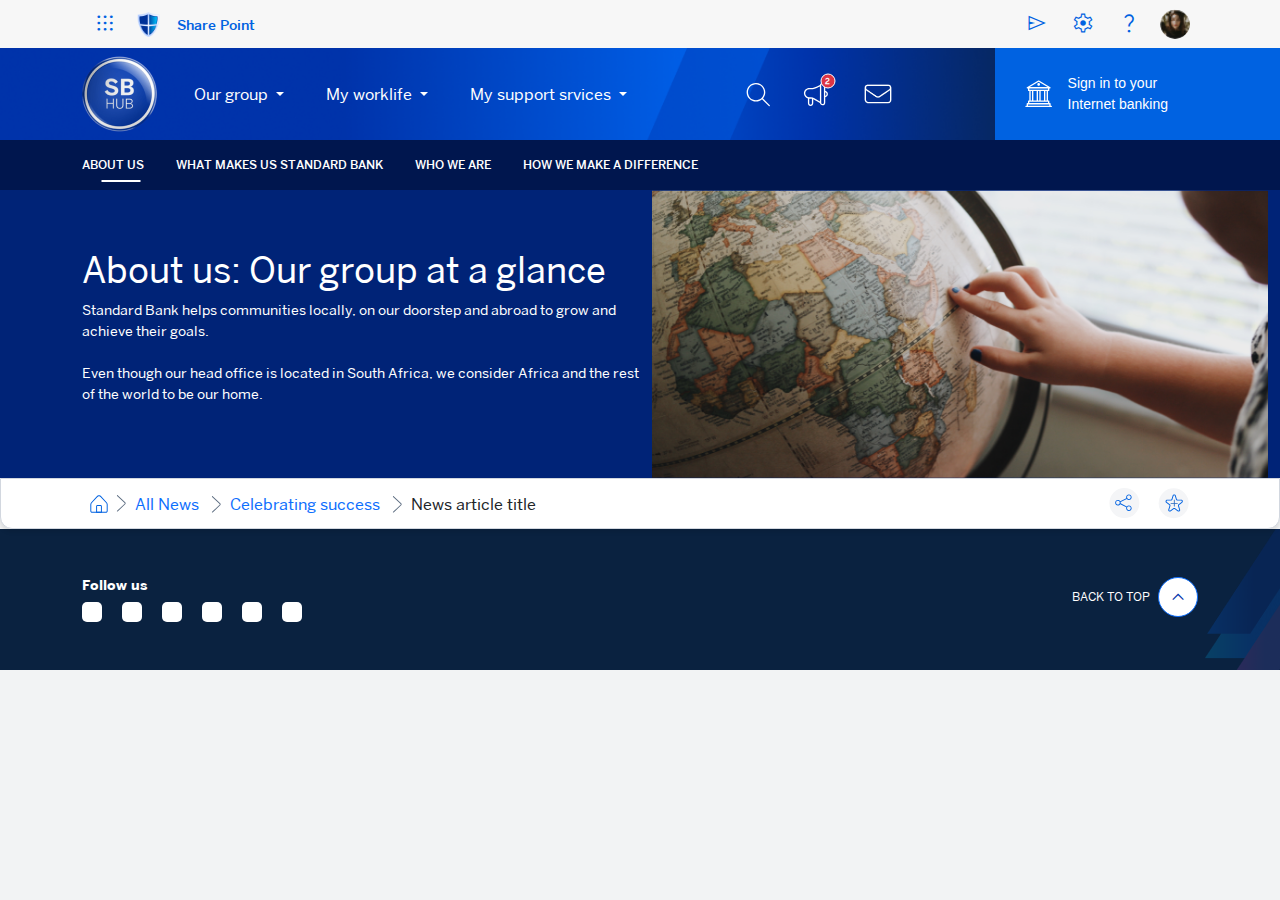
<file: about-us copy.html>
<!DOCTYPE html>
<html lang="en">

<head>
    <meta charset="UTF-8" />
    <meta http-equiv="X-UA-Compatible" content="IE=edge" />
    <meta name="viewport" content="width=device-width, initial-scale=1.0" />
    <title>SBH 2 About us | Our group at a glance</title>
    <link rel="stylesheet"
        href="https://fonts.googleapis.com/css2?family=Material+Symbols+Outlined:opsz,wght,FILL,GRAD@48,300,0,0" />
    <link rel="stylesheet" href="https://cdnjs.cloudflare.com/ajax/libs/font-awesome/6.2.1/css/all.min.css"
        integrity="sha512-MV7K8+y+gLIBoVD59lQIYicR65iaqukzvf/nwasF0nqhPay5w/9lJmVM2hMDcnK1OnMGCdVK+iQrJ7lzPJQd1w=="
        crossorigin="anonymous" referrerpolicy="no-referrer" />
    <!-- Link Swiper's CSS -->
    <link rel="stylesheet" href="https://cdn.jsdelivr.net/npm/swiper/swiper-bundle.min.css" />
    <link href="assets/vendor/bootstrap/css/bootstrap.min.css" rel="stylesheet">
    <link rel="stylesheet" href="assets/css/style.css" />
</head>

<body>
    <!-- ##### header start ##### -->
    <header>
        <nav class="navbar navbar-expand navbar-top py-0" style="background-color: #f7f7f7;">
            <div class="container">
                <ul class="navbar-nav align-items-center">
                    <li class="nav-item">
                        <a class="nav-link" href="#">
                            <span class="material-symbols-outlined"> apps</span>
                        </a>
                    </li>
                    <li class="nav-item">
                        <a class="nav-link" href="#"><img src="assets/images/header/blue-shield-icon-png--8UlbuW.png"
                                alt="shield" class="img-fluid shield" style="width: 25px;"></a>
                    </li>
                    <li class="nav-item d-lg-block d-none">
                        <a class="nav-link" href="#">Share Point</a>
                    </li>
                </ul>
                <ul class="navbar-nav align-items-center">
                    <li class="nav-item">
                        <a class="nav-link" href="#">
                            <span class="material-symbols-outlined"> send </span>
                        </a>
                    </li>
                    <li class="nav-item">
                        <a class="nav-link" href="#">
                            <span class="material-symbols-outlined"> settings </span>
                        </a>
                    </li>
                    <li class="nav-item">
                        <a class="nav-link" href="#">
                            <span class="material-symbols-outlined"> question_mark </span>
                        </a>
                    </li>
                    <li class="nav-item">
                        <a class="nav-link" href="#">
                            <img src="assets/images/header/avatar.png" alt="user" class="img-fluid user-avatar">
                        </a>
                    </li>
                </ul>
            </div>
        </nav>

        <div class="main-header">
            <div class="container">
                <nav class="navbar navbar-expand-xl py-xl-0">

                    <a class="navbar-brand" href="#">
                        <img src="assets/images/header/logo.png" alt="logo">
                    </a>

                    <div class="d-flex d-xl-none">
                        <div class="menu_icons">
                            <div class="search for_icons_margin position-relative">
                                <button class="icon"
                                    style="cursor: pointer; border: transparent; background-color: transparent;">

                                    <svg class="menu-icons-svg" width="24" height="25" viewBox="0 0 24 25" fill="none"
                                        xmlns="http://www.w3.org/2000/svg">
                                        <path fill-rule="evenodd" clip-rule="evenodd"
                                            d="M9.95833 0.943481C4.80368 0.943481 0.625 5.12216 0.625 10.2768C0.625 15.4315 4.80368 19.6101 9.95833 19.6101C12.2995 19.6101 14.4393 18.7482 16.0777 17.3243C16.0999 17.3562 16.1252 17.3865 16.1536 17.4149L22.8203 24.0816C23.0806 24.3419 23.5027 24.3419 23.7631 24.0816C24.0234 23.8212 24.0234 23.3991 23.7631 23.1387L17.0964 16.4721C17.068 16.4437 17.0377 16.4184 17.0058 16.3962C18.4297 14.7577 19.2917 12.6179 19.2917 10.2768C19.2917 5.12216 15.113 0.943481 9.95833 0.943481ZM1.95833 10.2768C1.95833 5.85854 5.54006 2.27681 9.95833 2.27681C14.3766 2.27681 17.9583 5.85854 17.9583 10.2768C17.9583 14.6951 14.3766 18.2768 9.95833 18.2768C5.54006 18.2768 1.95833 14.6951 1.95833 10.2768Z"
                                            fill="white" />
                                    </svg>

                                </button>
                                <div class="input-box position-absolute top-50 translate-middle-y d-none">
                                    <div class="position-relative">
                                        <input type="text" class="form-control border-blue"
                                            placeholder="What are you looking for?"
                                            style="padding-left: 30px; padding-right: 30px;">
                                        <svg class="img-fluid position-absolute top-50 translate-middle-y" width="16"
                                            height="16" viewBox="0 0 16 16" fill="none"
                                            xmlns="http://www.w3.org/2000/svg" style="left: 10px;">
                                            <path
                                                d="M15.873 13.9918L12.4424 10.5339C12.2481 10.3398 11.9979 10.2115 11.7269 10.1669C11.456 10.1222 11.1779 10.1635 10.9316 10.285L10.185 9.52939C11.0773 8.4842 11.5632 7.15244 11.5537 5.77808C11.5537 4.63529 11.2149 3.51815 10.5801 2.56795C9.94534 1.61775 9.04312 0.877162 7.98754 0.439833C6.93196 0.00250354 5.77043 -0.111922 4.64983 0.111027C3.52924 0.333975 2.4999 0.884284 1.692 1.69236C0.884094 2.50044 0.333903 3.53 0.111003 4.65083C-0.111898 5.77167 0.00250304 6.93345 0.439738 7.98926C0.876973 9.04506 1.61741 9.94748 2.5674 10.5824C3.5174 11.2173 4.63429 11.5562 5.77684 11.5562C7.15432 11.5583 8.4862 11.0627 9.52734 10.1605L10.2828 10.9072C10.1614 11.1536 10.1201 11.4318 10.1647 11.7028C10.2093 11.9738 10.3376 12.224 10.5316 12.4184L13.9888 15.8764C14.073 15.9558 14.1842 16 14.2999 16C14.4156 16 14.5268 15.9558 14.611 15.8764L15.873 14.6141C15.9544 14.531 16 14.4193 16 14.303C16 14.1866 15.9544 14.0749 15.873 13.9918ZM5.77684 10.6672C4.81007 10.6672 3.865 10.3805 3.06116 9.84326C2.25732 9.30603 1.6308 8.54245 1.26083 7.64908C0.890863 6.7557 0.794062 5.77266 0.98267 4.82426C1.17128 3.87586 1.63682 3.00469 2.32044 2.32094C3.00405 1.63718 3.87502 1.17153 4.82322 0.982881C5.77142 0.794233 6.75425 0.891054 7.64743 1.2611C8.54061 1.63115 9.30403 2.2578 9.84114 3.06182C10.3783 3.86583 10.6649 4.8111 10.6649 5.77808C10.6626 7.07404 10.1468 8.31625 9.23065 9.23263C8.31446 10.149 7.07252 10.6649 5.77684 10.6672ZM14.2999 14.9341L11.1626 11.7873C11.1201 11.7474 11.0862 11.6992 11.0631 11.6457C11.0399 11.5922 11.028 11.5345 11.028 11.4762C11.028 11.4178 11.0399 11.3602 11.0631 11.3066C11.0862 11.2531 11.1201 11.2049 11.1626 11.165C11.2025 11.1225 11.2507 11.0886 11.3042 11.0655C11.3577 11.0423 11.4154 11.0303 11.4737 11.0303C11.532 11.0303 11.5897 11.0423 11.6432 11.0655C11.6967 11.0886 11.7449 11.1225 11.7848 11.165L14.9309 14.303L14.2999 14.9341Z"
                                                fill="url(#paint0_linear_127_23113)" />
                                            <defs>
                                                <linearGradient id="paint0_linear_127_23113" x1="-8" y1="8" x2="8"
                                                    y2="24" gradientUnits="userSpaceOnUse">
                                                    <stop stop-color="#0033A1" />
                                                    <stop offset="1" stop-color="#1F59D8" />
                                                </linearGradient>
                                            </defs>
                                        </svg>
                                        <svg id="search-close-button" width="18" height="18" viewBox="0 0 18 18"
                                            fill="none" xmlns="http://www.w3.org/2000/svg"
                                            class="img-fluid position-absolute top-50 translate-middle-y"
                                            style="right: 10px">
                                            <path fill-rule="evenodd" clip-rule="evenodd"
                                                d="M9.0013 0.666504C4.39893 0.666504 0.667969 4.39746 0.667969 8.99984C0.667969 13.6022 4.39893 17.3332 9.0013 17.3332C13.6037 17.3332 17.3346 13.6022 17.3346 8.99984C17.3346 4.39746 13.6037 0.666504 9.0013 0.666504ZM5.9626 5.37188C5.79988 5.20916 5.53606 5.20916 5.37334 5.37188C5.21062 5.53459 5.21062 5.79841 5.37334 5.96113L8.41205 8.99984L5.37334 12.0385C5.21062 12.2013 5.21062 12.4651 5.37334 12.6278C5.53606 12.7905 5.79988 12.7905 5.9626 12.6278L9.0013 9.58909L12.04 12.6278C12.2027 12.7905 12.4665 12.7905 12.6293 12.6278C12.792 12.4651 12.792 12.2013 12.6293 12.0385L9.59056 8.99984L12.6293 5.96113C12.792 5.79841 12.792 5.53459 12.6293 5.37188C12.4665 5.20916 12.2027 5.20916 12.04 5.37188L9.0013 8.41058L5.9626 5.37188Z"
                                                fill="#00BFFF" />
                                        </svg>

                                    </div>
                                </div>
                            </div>
                            <div class="notifications for_icons_margin">

                                <div class="position-relative">
                                    <svg class="menu-icons-svg" width="25" height="25" viewBox="0 0 25 25" fill="none"
                                        xmlns="http://www.w3.org/2000/svg">
                                        <path fill-rule="evenodd" clip-rule="evenodd"
                                            d="M19.5793 0.693481C18.2526 0.693481 17.1522 1.66225 16.947 2.93095L13.9838 4.41253L10.4425 5.67727C9.79486 5.90858 9.11224 6.02681 8.42451 6.02681H6.24593C3.30041 6.02681 0.912598 8.41463 0.912598 11.3601C0.912598 13.8453 2.61229 15.9334 4.9126 16.5255V21.3601C4.9126 22.8329 6.10651 24.0268 7.57926 24.0268C9.05202 24.0268 10.2459 22.8329 10.2459 21.3601V17.2162C10.4053 17.2901 10.5615 17.3716 10.7139 17.4605L16.9424 21.0938C17.1356 22.3767 18.2426 23.3601 19.5793 23.3601C21.052 23.3601 22.2459 22.1662 22.2459 20.6935V15.2935C23.7674 14.9846 24.9126 13.6395 24.9126 12.0268C24.9126 10.4142 23.7674 9.06901 22.2459 8.76016V3.36015C22.2459 1.88739 21.052 0.693481 19.5793 0.693481ZM22.2459 13.913C23.0227 13.6385 23.5793 12.8976 23.5793 12.0268C23.5793 11.156 23.0227 10.4152 22.2459 10.1406V13.913ZM19.5793 22.0268C18.8429 22.0268 18.2459 21.4299 18.2459 20.6935V3.36015C18.2459 2.62377 18.8429 2.02681 19.5793 2.02681C20.3156 2.02681 20.9126 2.62377 20.9126 3.36015V20.6935C20.9126 21.4299 20.3156 22.0268 19.5793 22.0268ZM14.5441 5.6231L16.9126 4.43884V19.5328L11.3858 16.3088C10.3207 15.6875 9.10978 15.3601 7.87675 15.3601H6.24593C4.03679 15.3601 2.24593 13.5693 2.24593 11.3601C2.24593 9.15101 4.03679 7.36015 6.24593 7.36015H8.42451C9.26507 7.36015 10.0994 7.21563 10.891 6.93292L14.4702 5.65464C14.4954 5.64562 14.5201 5.63509 14.5441 5.6231ZM7.57926 22.6935C6.84288 22.6935 6.24593 22.0965 6.24593 21.3601V16.6935H7.87675C8.22565 16.6935 8.57236 16.7259 8.9126 16.7896V21.3601C8.9126 22.0965 8.31564 22.6935 7.57926 22.6935Z"
                                            fill="white" />
                                    </svg>
                                    <span
                                        class="position-absolute top-0 start-100 translate-middle d-block bg-danger text-white d-flex align-items-center justify-content-center rounded-pill"
                                        style="font-size: 8px; width: 15px; height: 15px;border: 1px solid #fff;"><strong>2</strong></span>
                                </div>

                                <div class="notification_list">
                                    <div class="notofication_head">
                                        <h2>notifications</h2>
                                        <i class="fa-solid fa-x"></i>
                                    </div>
                                    <div class="notification_item for_dot">
                                        <div class="notification_item_left">
                                            <span class="notification-number">1.</span>
                                        </div>
                                        <div class="notification_item_right">
                                            <a href="#">Alert notification title will be displayed here.</a>
                                            <p><svg width="15" height="15" viewBox="0 0 15 15" fill="none"
                                                    xmlns="http://www.w3.org/2000/svg">
                                                    <path fill-rule="evenodd" clip-rule="evenodd"
                                                        d="M7.69416 2.25C4.93207 2.25 2.66641 4.39608 2.46399 7.10742L1.77566 6.4185C1.66132 6.30475 1.47699 6.30475 1.36266 6.4185C1.24891 6.53283 1.24891 6.71717 1.36266 6.8315L2.52932 7.99817C2.58649 8.05475 2.66116 8.08333 2.73582 8.08333C2.81049 8.08333 2.88516 8.05475 2.94232 7.99817L4.10899 6.8315C4.22274 6.71717 4.22274 6.53283 4.10899 6.4185C3.99466 6.30475 3.81032 6.30475 3.69599 6.4185L3.04966 7.06542C3.26957 4.69533 5.26749 2.83333 7.69416 2.83333C10.2672 2.83333 12.3608 4.92692 12.3608 7.5C12.3608 10.0731 10.2672 12.1667 7.69416 12.1667C6.44466 12.1667 5.27099 11.6796 4.38841 10.7941C4.27874 10.6838 4.17432 10.5677 4.07574 10.4476C3.97366 10.3227 3.79049 10.3047 3.66507 10.4067C3.54082 10.5088 3.52274 10.6926 3.62424 10.8174C3.73566 10.9522 3.85232 11.0822 3.97541 11.2059C4.96766 12.2017 6.28832 12.75 7.69416 12.75C10.5892 12.75 12.9442 10.3945 12.9442 7.5C12.9442 4.6055 10.5892 2.25 7.69416 2.25M7.69416 4.875V7.42417L9.30591 9.03592C9.41966 9.14967 9.41966 9.33458 9.30591 9.44833C9.24874 9.5055 9.17407 9.5335 9.09941 9.5335C9.02474 9.5335 8.95007 9.5055 8.89349 9.44833L7.19599 7.75142C7.14174 7.69658 7.11082 7.6225 7.11082 7.54492V4.875C7.11082 4.714 7.24149 4.58333 7.40249 4.58333C7.56349 4.58333 7.69416 4.714 7.69416 4.875"
                                                        fill="#767676" />
                                                    <mask id="mask0_127_21738" style="mask-type:luminance"
                                                        maskUnits="userSpaceOnUse" x="1" y="2" width="12" height="11">
                                                        <path fill-rule="evenodd" clip-rule="evenodd"
                                                            d="M7.69416 2.25C4.93207 2.25 2.66641 4.39608 2.46399 7.10742L1.77566 6.4185C1.66132 6.30475 1.47699 6.30475 1.36266 6.4185C1.24891 6.53283 1.24891 6.71717 1.36266 6.8315L2.52932 7.99817C2.58649 8.05475 2.66116 8.08333 2.73582 8.08333C2.81049 8.08333 2.88516 8.05475 2.94232 7.99817L4.10899 6.8315C4.22274 6.71717 4.22274 6.53283 4.10899 6.4185C3.99466 6.30475 3.81032 6.30475 3.69599 6.4185L3.04966 7.06542C3.26957 4.69533 5.26749 2.83333 7.69416 2.83333C10.2672 2.83333 12.3608 4.92692 12.3608 7.5C12.3608 10.0731 10.2672 12.1667 7.69416 12.1667C6.44466 12.1667 5.27099 11.6796 4.38841 10.7941C4.27874 10.6838 4.17432 10.5677 4.07574 10.4476C3.97366 10.3227 3.79049 10.3047 3.66507 10.4067C3.54082 10.5088 3.52274 10.6926 3.62424 10.8174C3.73566 10.9522 3.85232 11.0822 3.97541 11.2059C4.96766 12.2017 6.28832 12.75 7.69416 12.75C10.5892 12.75 12.9442 10.3945 12.9442 7.5C12.9442 4.6055 10.5892 2.25 7.69416 2.25M7.69416 4.875V7.42417L9.30591 9.03592C9.41966 9.14967 9.41966 9.33458 9.30591 9.44833C9.24874 9.5055 9.17407 9.5335 9.09941 9.5335C9.02474 9.5335 8.95007 9.5055 8.89349 9.44833L7.19599 7.75142C7.14174 7.69658 7.11082 7.6225 7.11082 7.54492V4.875C7.11082 4.714 7.24149 4.58333 7.40249 4.58333C7.56349 4.58333 7.69416 4.714 7.69416 4.875"
                                                            fill="white" />
                                                    </mask>
                                                    <g mask="url(#mask0_127_21738)">
                                                        <rect x="1.27734" y="0.5" width="14" height="14"
                                                            fill="#0033AA" />
                                                    </g>
                                                </svg>
                                                5 min ago</p>
                                        </div>
                                    </div>
                                    <div class="notification_item for_dot">
                                        <div class="notification_item_left">
                                            <span class="notification-number">2.</span>
                                        </div>
                                        <div class="notification_item_right">
                                            <a href="#">Reminder notification title will be displayed…</a>
                                            <p><svg width="15" height="15" viewBox="0 0 15 15" fill="none"
                                                    xmlns="http://www.w3.org/2000/svg">
                                                    <path fill-rule="evenodd" clip-rule="evenodd"
                                                        d="M7.69416 2.25C4.93207 2.25 2.66641 4.39608 2.46399 7.10742L1.77566 6.4185C1.66132 6.30475 1.47699 6.30475 1.36266 6.4185C1.24891 6.53283 1.24891 6.71717 1.36266 6.8315L2.52932 7.99817C2.58649 8.05475 2.66116 8.08333 2.73582 8.08333C2.81049 8.08333 2.88516 8.05475 2.94232 7.99817L4.10899 6.8315C4.22274 6.71717 4.22274 6.53283 4.10899 6.4185C3.99466 6.30475 3.81032 6.30475 3.69599 6.4185L3.04966 7.06542C3.26957 4.69533 5.26749 2.83333 7.69416 2.83333C10.2672 2.83333 12.3608 4.92692 12.3608 7.5C12.3608 10.0731 10.2672 12.1667 7.69416 12.1667C6.44466 12.1667 5.27099 11.6796 4.38841 10.7941C4.27874 10.6838 4.17432 10.5677 4.07574 10.4476C3.97366 10.3227 3.79049 10.3047 3.66507 10.4067C3.54082 10.5088 3.52274 10.6926 3.62424 10.8174C3.73566 10.9522 3.85232 11.0822 3.97541 11.2059C4.96766 12.2017 6.28832 12.75 7.69416 12.75C10.5892 12.75 12.9442 10.3945 12.9442 7.5C12.9442 4.6055 10.5892 2.25 7.69416 2.25M7.69416 4.875V7.42417L9.30591 9.03592C9.41966 9.14967 9.41966 9.33458 9.30591 9.44833C9.24874 9.5055 9.17407 9.5335 9.09941 9.5335C9.02474 9.5335 8.95007 9.5055 8.89349 9.44833L7.19599 7.75142C7.14174 7.69658 7.11082 7.6225 7.11082 7.54492V4.875C7.11082 4.714 7.24149 4.58333 7.40249 4.58333C7.56349 4.58333 7.69416 4.714 7.69416 4.875"
                                                        fill="#767676" />
                                                    <mask id="mask0_127_21738" style="mask-type:luminance"
                                                        maskUnits="userSpaceOnUse" x="1" y="2" width="12" height="11">
                                                        <path fill-rule="evenodd" clip-rule="evenodd"
                                                            d="M7.69416 2.25C4.93207 2.25 2.66641 4.39608 2.46399 7.10742L1.77566 6.4185C1.66132 6.30475 1.47699 6.30475 1.36266 6.4185C1.24891 6.53283 1.24891 6.71717 1.36266 6.8315L2.52932 7.99817C2.58649 8.05475 2.66116 8.08333 2.73582 8.08333C2.81049 8.08333 2.88516 8.05475 2.94232 7.99817L4.10899 6.8315C4.22274 6.71717 4.22274 6.53283 4.10899 6.4185C3.99466 6.30475 3.81032 6.30475 3.69599 6.4185L3.04966 7.06542C3.26957 4.69533 5.26749 2.83333 7.69416 2.83333C10.2672 2.83333 12.3608 4.92692 12.3608 7.5C12.3608 10.0731 10.2672 12.1667 7.69416 12.1667C6.44466 12.1667 5.27099 11.6796 4.38841 10.7941C4.27874 10.6838 4.17432 10.5677 4.07574 10.4476C3.97366 10.3227 3.79049 10.3047 3.66507 10.4067C3.54082 10.5088 3.52274 10.6926 3.62424 10.8174C3.73566 10.9522 3.85232 11.0822 3.97541 11.2059C4.96766 12.2017 6.28832 12.75 7.69416 12.75C10.5892 12.75 12.9442 10.3945 12.9442 7.5C12.9442 4.6055 10.5892 2.25 7.69416 2.25M7.69416 4.875V7.42417L9.30591 9.03592C9.41966 9.14967 9.41966 9.33458 9.30591 9.44833C9.24874 9.5055 9.17407 9.5335 9.09941 9.5335C9.02474 9.5335 8.95007 9.5055 8.89349 9.44833L7.19599 7.75142C7.14174 7.69658 7.11082 7.6225 7.11082 7.54492V4.875C7.11082 4.714 7.24149 4.58333 7.40249 4.58333C7.56349 4.58333 7.69416 4.714 7.69416 4.875"
                                                            fill="white" />
                                                    </mask>
                                                    <g mask="url(#mask0_127_21738)">
                                                        <rect x="1.27734" y="0.5" width="14" height="14"
                                                            fill="#0033AA" />
                                                    </g>
                                                </svg>
                                                6 hours ago</p>
                                        </div>
                                    </div>
                                    <div class="notification_item">
                                        <div class="notification_item_left">
                                            <span class="notification-number">3.</span>
                                        </div>
                                        <div class="notification_item_right">
                                            <a href="#">Announcement notification title will…</a>
                                            <p><svg width="15" height="15" viewBox="0 0 15 15" fill="none"
                                                    xmlns="http://www.w3.org/2000/svg">
                                                    <path fill-rule="evenodd" clip-rule="evenodd"
                                                        d="M7.69416 2.25C4.93207 2.25 2.66641 4.39608 2.46399 7.10742L1.77566 6.4185C1.66132 6.30475 1.47699 6.30475 1.36266 6.4185C1.24891 6.53283 1.24891 6.71717 1.36266 6.8315L2.52932 7.99817C2.58649 8.05475 2.66116 8.08333 2.73582 8.08333C2.81049 8.08333 2.88516 8.05475 2.94232 7.99817L4.10899 6.8315C4.22274 6.71717 4.22274 6.53283 4.10899 6.4185C3.99466 6.30475 3.81032 6.30475 3.69599 6.4185L3.04966 7.06542C3.26957 4.69533 5.26749 2.83333 7.69416 2.83333C10.2672 2.83333 12.3608 4.92692 12.3608 7.5C12.3608 10.0731 10.2672 12.1667 7.69416 12.1667C6.44466 12.1667 5.27099 11.6796 4.38841 10.7941C4.27874 10.6838 4.17432 10.5677 4.07574 10.4476C3.97366 10.3227 3.79049 10.3047 3.66507 10.4067C3.54082 10.5088 3.52274 10.6926 3.62424 10.8174C3.73566 10.9522 3.85232 11.0822 3.97541 11.2059C4.96766 12.2017 6.28832 12.75 7.69416 12.75C10.5892 12.75 12.9442 10.3945 12.9442 7.5C12.9442 4.6055 10.5892 2.25 7.69416 2.25M7.69416 4.875V7.42417L9.30591 9.03592C9.41966 9.14967 9.41966 9.33458 9.30591 9.44833C9.24874 9.5055 9.17407 9.5335 9.09941 9.5335C9.02474 9.5335 8.95007 9.5055 8.89349 9.44833L7.19599 7.75142C7.14174 7.69658 7.11082 7.6225 7.11082 7.54492V4.875C7.11082 4.714 7.24149 4.58333 7.40249 4.58333C7.56349 4.58333 7.69416 4.714 7.69416 4.875"
                                                        fill="#767676" />
                                                    <mask id="mask0_127_21738" style="mask-type:luminance"
                                                        maskUnits="userSpaceOnUse" x="1" y="2" width="12" height="11">
                                                        <path fill-rule="evenodd" clip-rule="evenodd"
                                                            d="M7.69416 2.25C4.93207 2.25 2.66641 4.39608 2.46399 7.10742L1.77566 6.4185C1.66132 6.30475 1.47699 6.30475 1.36266 6.4185C1.24891 6.53283 1.24891 6.71717 1.36266 6.8315L2.52932 7.99817C2.58649 8.05475 2.66116 8.08333 2.73582 8.08333C2.81049 8.08333 2.88516 8.05475 2.94232 7.99817L4.10899 6.8315C4.22274 6.71717 4.22274 6.53283 4.10899 6.4185C3.99466 6.30475 3.81032 6.30475 3.69599 6.4185L3.04966 7.06542C3.26957 4.69533 5.26749 2.83333 7.69416 2.83333C10.2672 2.83333 12.3608 4.92692 12.3608 7.5C12.3608 10.0731 10.2672 12.1667 7.69416 12.1667C6.44466 12.1667 5.27099 11.6796 4.38841 10.7941C4.27874 10.6838 4.17432 10.5677 4.07574 10.4476C3.97366 10.3227 3.79049 10.3047 3.66507 10.4067C3.54082 10.5088 3.52274 10.6926 3.62424 10.8174C3.73566 10.9522 3.85232 11.0822 3.97541 11.2059C4.96766 12.2017 6.28832 12.75 7.69416 12.75C10.5892 12.75 12.9442 10.3945 12.9442 7.5C12.9442 4.6055 10.5892 2.25 7.69416 2.25M7.69416 4.875V7.42417L9.30591 9.03592C9.41966 9.14967 9.41966 9.33458 9.30591 9.44833C9.24874 9.5055 9.17407 9.5335 9.09941 9.5335C9.02474 9.5335 8.95007 9.5055 8.89349 9.44833L7.19599 7.75142C7.14174 7.69658 7.11082 7.6225 7.11082 7.54492V4.875C7.11082 4.714 7.24149 4.58333 7.40249 4.58333C7.56349 4.58333 7.69416 4.714 7.69416 4.875"
                                                            fill="white" />
                                                    </mask>
                                                    <g mask="url(#mask0_127_21738)">
                                                        <rect x="1.27734" y="0.5" width="14" height="14"
                                                            fill="#0033AA" />
                                                    </g>
                                                </svg>
                                                2 days ago</p>
                                        </div>
                                    </div>
                                    <div class="notification_item">
                                        <div class="notification_item_left">
                                            <span class="notification-number">4.</span>
                                        </div>
                                        <div class="notification_item_right">
                                            <a href="#">Operation notification title will be displayed…</a>
                                            <p><svg width="15" height="15" viewBox="0 0 15 15" fill="none"
                                                    xmlns="http://www.w3.org/2000/svg">
                                                    <path fill-rule="evenodd" clip-rule="evenodd"
                                                        d="M7.69416 2.25C4.93207 2.25 2.66641 4.39608 2.46399 7.10742L1.77566 6.4185C1.66132 6.30475 1.47699 6.30475 1.36266 6.4185C1.24891 6.53283 1.24891 6.71717 1.36266 6.8315L2.52932 7.99817C2.58649 8.05475 2.66116 8.08333 2.73582 8.08333C2.81049 8.08333 2.88516 8.05475 2.94232 7.99817L4.10899 6.8315C4.22274 6.71717 4.22274 6.53283 4.10899 6.4185C3.99466 6.30475 3.81032 6.30475 3.69599 6.4185L3.04966 7.06542C3.26957 4.69533 5.26749 2.83333 7.69416 2.83333C10.2672 2.83333 12.3608 4.92692 12.3608 7.5C12.3608 10.0731 10.2672 12.1667 7.69416 12.1667C6.44466 12.1667 5.27099 11.6796 4.38841 10.7941C4.27874 10.6838 4.17432 10.5677 4.07574 10.4476C3.97366 10.3227 3.79049 10.3047 3.66507 10.4067C3.54082 10.5088 3.52274 10.6926 3.62424 10.8174C3.73566 10.9522 3.85232 11.0822 3.97541 11.2059C4.96766 12.2017 6.28832 12.75 7.69416 12.75C10.5892 12.75 12.9442 10.3945 12.9442 7.5C12.9442 4.6055 10.5892 2.25 7.69416 2.25M7.69416 4.875V7.42417L9.30591 9.03592C9.41966 9.14967 9.41966 9.33458 9.30591 9.44833C9.24874 9.5055 9.17407 9.5335 9.09941 9.5335C9.02474 9.5335 8.95007 9.5055 8.89349 9.44833L7.19599 7.75142C7.14174 7.69658 7.11082 7.6225 7.11082 7.54492V4.875C7.11082 4.714 7.24149 4.58333 7.40249 4.58333C7.56349 4.58333 7.69416 4.714 7.69416 4.875"
                                                        fill="#767676" />
                                                    <mask id="mask0_127_21738" style="mask-type:luminance"
                                                        maskUnits="userSpaceOnUse" x="1" y="2" width="12" height="11">
                                                        <path fill-rule="evenodd" clip-rule="evenodd"
                                                            d="M7.69416 2.25C4.93207 2.25 2.66641 4.39608 2.46399 7.10742L1.77566 6.4185C1.66132 6.30475 1.47699 6.30475 1.36266 6.4185C1.24891 6.53283 1.24891 6.71717 1.36266 6.8315L2.52932 7.99817C2.58649 8.05475 2.66116 8.08333 2.73582 8.08333C2.81049 8.08333 2.88516 8.05475 2.94232 7.99817L4.10899 6.8315C4.22274 6.71717 4.22274 6.53283 4.10899 6.4185C3.99466 6.30475 3.81032 6.30475 3.69599 6.4185L3.04966 7.06542C3.26957 4.69533 5.26749 2.83333 7.69416 2.83333C10.2672 2.83333 12.3608 4.92692 12.3608 7.5C12.3608 10.0731 10.2672 12.1667 7.69416 12.1667C6.44466 12.1667 5.27099 11.6796 4.38841 10.7941C4.27874 10.6838 4.17432 10.5677 4.07574 10.4476C3.97366 10.3227 3.79049 10.3047 3.66507 10.4067C3.54082 10.5088 3.52274 10.6926 3.62424 10.8174C3.73566 10.9522 3.85232 11.0822 3.97541 11.2059C4.96766 12.2017 6.28832 12.75 7.69416 12.75C10.5892 12.75 12.9442 10.3945 12.9442 7.5C12.9442 4.6055 10.5892 2.25 7.69416 2.25M7.69416 4.875V7.42417L9.30591 9.03592C9.41966 9.14967 9.41966 9.33458 9.30591 9.44833C9.24874 9.5055 9.17407 9.5335 9.09941 9.5335C9.02474 9.5335 8.95007 9.5055 8.89349 9.44833L7.19599 7.75142C7.14174 7.69658 7.11082 7.6225 7.11082 7.54492V4.875C7.11082 4.714 7.24149 4.58333 7.40249 4.58333C7.56349 4.58333 7.69416 4.714 7.69416 4.875"
                                                            fill="white" />
                                                    </mask>
                                                    <g mask="url(#mask0_127_21738)">
                                                        <rect x="1.27734" y="0.5" width="14" height="14"
                                                            fill="#0033AA" />
                                                    </g>
                                                </svg>
                                                3 days ago</p>
                                        </div>
                                    </div>

                                    <div class="notification_footer d-flex justify-content-between">
                                        <a href="#">mark all as read</a>
                                        <a href="#">view more</a>
                                    </div>
                                </div>
                            </div>
                            <div class="message for_icons_margin">
                                <a href="#">
                                    <svg class="menu-icons-svg" width="33" height="33" viewBox="0 0 33 33" fill="none"
                                        xmlns="http://www.w3.org/2000/svg">
                                        <path fill-rule="evenodd" clip-rule="evenodd"
                                            d="M27.1162 24.9434H7.4162C6.07486 24.9434 4.98286 23.8528 4.98286 22.5114V13.2768C5.0482 13.3301 5.09753 13.3928 5.16686 13.4434L14.8189 20.0168C15.4669 20.4581 16.2242 20.6781 16.9829 20.6781C17.7429 20.6781 18.5002 20.4581 19.1469 20.0168L28.8975 13.3768C28.9295 13.3541 28.9522 13.3208 28.9829 13.2968V23.0768C28.9829 24.1061 28.1455 24.9434 27.1162 24.9434ZM27.0535 8.94344C27.7309 8.94344 28.3562 9.31144 28.6722 9.87677C28.6749 9.88077 28.7349 9.99677 28.7362 10.0008C28.7469 10.0301 28.8082 10.1994 28.8215 10.2274C28.8762 10.3981 28.9042 10.5768 28.9042 10.7581C28.9042 11.3634 28.6122 11.9288 28.0495 12.3421L18.3975 18.9154C17.5509 19.4901 16.4162 19.4901 15.5695 18.9154L5.8642 12.3061C5.35486 11.9288 5.06286 11.3634 5.06286 10.7581C5.06286 10.5768 5.08953 10.3981 5.1442 10.2274C5.14553 10.2221 5.19353 10.0941 5.19486 10.0874C5.2082 10.0594 5.27086 9.93277 5.2802 9.90344C5.61086 9.31144 6.2362 8.94344 6.91353 8.94344H27.0535ZM30.1735 9.73544C30.1429 9.63411 30.1015 9.51144 30.0762 9.48344C30.0442 9.39411 30.0029 9.31411 29.9202 9.16477C29.3495 8.20611 28.2749 7.61011 27.1162 7.61011H27.0535H6.91353H6.85086C5.69219 7.61011 4.61753 8.20611 4.01086 9.23144C3.96686 9.30877 3.9282 9.38211 3.93486 9.38211C3.93486 9.38211 3.9362 9.38211 3.9362 9.38077C3.86553 9.51144 3.8242 9.63411 3.80153 9.71011C3.7002 10.0008 3.64953 10.3061 3.64953 10.6181V22.5114C3.64953 24.5874 5.33886 26.2768 7.41619 26.2768H27.1162C28.8802 26.2768 30.3162 24.8408 30.3162 23.0768V10.6181C30.3162 10.3061 30.2655 10.0008 30.1735 9.73544Z"
                                            fill="#767676" />
                                        <mask id="mask0_19_11132" style="mask-type:luminance" maskUnits="userSpaceOnUse"
                                            x="3" y="7" width="28" height="20">
                                            <path fill-rule="evenodd" clip-rule="evenodd"
                                                d="M27.1162 24.9434H7.4162C6.07486 24.9434 4.98286 23.8528 4.98286 22.5114V13.2768C5.0482 13.3301 5.09753 13.3928 5.16686 13.4434L14.8189 20.0168C15.4669 20.4581 16.2242 20.6781 16.9829 20.6781C17.7429 20.6781 18.5002 20.4581 19.1469 20.0168L28.8975 13.3768C28.9295 13.3541 28.9522 13.3208 28.9829 13.2968V23.0768C28.9829 24.1061 28.1455 24.9434 27.1162 24.9434ZM27.0535 8.94344C27.7309 8.94344 28.3562 9.31144 28.6722 9.87677C28.6749 9.88077 28.7349 9.99677 28.7362 10.0008C28.7469 10.0301 28.8082 10.1994 28.8215 10.2274C28.8762 10.3981 28.9042 10.5768 28.9042 10.7581C28.9042 11.3634 28.6122 11.9288 28.0495 12.3421L18.3975 18.9154C17.5509 19.4901 16.4162 19.4901 15.5695 18.9154L5.8642 12.3061C5.35486 11.9288 5.06286 11.3634 5.06286 10.7581C5.06286 10.5768 5.08953 10.3981 5.1442 10.2274C5.14553 10.2221 5.19353 10.0941 5.19486 10.0874C5.2082 10.0594 5.27086 9.93277 5.2802 9.90344C5.61086 9.31144 6.2362 8.94344 6.91353 8.94344H27.0535ZM30.1735 9.73544C30.1429 9.63411 30.1015 9.51144 30.0762 9.48344C30.0442 9.39411 30.0029 9.31411 29.9202 9.16477C29.3495 8.20611 28.2749 7.61011 27.1162 7.61011H27.0535H6.91353H6.85086C5.69219 7.61011 4.61753 8.20611 4.01086 9.23144C3.96686 9.30877 3.9282 9.38211 3.93486 9.38211C3.93486 9.38211 3.9362 9.38211 3.9362 9.38077C3.86553 9.51144 3.8242 9.63411 3.80153 9.71011C3.7002 10.0008 3.64953 10.3061 3.64953 10.6181V22.5114C3.64953 24.5874 5.33886 26.2768 7.41619 26.2768H27.1162C28.8802 26.2768 30.3162 24.8408 30.3162 23.0768V10.6181C30.3162 10.3061 30.2655 10.0008 30.1735 9.73544Z"
                                                fill="white" />
                                        </mask>
                                        <g mask="url(#mask0_19_11132)">
                                            <rect x="0.983398" y="0.943481" width="32" height="32" fill="white" />
                                        </g>
                                    </svg>

                                </a>
                            </div>
                        </div>
                    </div>

                    <button class="navbar-toggler btn border-0" type="button" data-bs-toggle="collapse"
                        data-bs-target="#navbarTogglerDemo03" aria-controls="navbarTogglerDemo03" aria-expanded="false"
                        aria-label="Toggle navigation">
                        <!-- <span class="navbar-toggler-icon "></span> -->
                        <i class="fa-solid fa-bars text-white fs-4"></i>
                    </button>

                    <div class="collapse navbar-collapse" id="navbarTogglerDemo03">
                        <div class="navbar-nav me-auto mb-2 mb-lg-0">
                            <div class="main_menu d-xl-flex">
                                <div class="dropdown mega_menu_dropdown">
                                    <a class="main_nav_btn dropdown-toggle" href="#" role="button"
                                        data-bs-toggle="dropdown" aria-expanded="false">
                                        Our group
                                    </a>
                                    <div class="dropdown-menu mega_menu sub_menu">
                                        <div class="row g-0">
                                            <div class="col-lg-3 h-100">
                                                <div class="mega_menu_item border-0">
                                                    <h4 class="pb-md-5"></h4>
                                                    <a href="#">About us</a>
                                                    <a href="#">Our strategy</a>
                                                    <a href="#">Our countries</a>
                                                </div>
                                            </div>
                                            <div class="col-lg-4">
                                                <div class="mega_menu_item">
                                                    <h3>Our client segments</h3>
                                                    <a href="#">bcc</a>
                                                    <a href="#">chnw</a>
                                                    <a href="#">cib</a>
                                                </div>
                                            </div>
                                            <div class="col-lg-5">
                                                <div class="mega_menu_item ">
                                                    <h3>our operations</h3>
                                                    <a href="#">Client solutions</a>
                                                    <a href="#">Corporate Functions</a>
                                                    <a href="#">Ecosystems & Partnerships</a>
                                                    <a href="#">Innovation</a>
                                                    <a href="#">Platform enablers, Data & AI</a>
                                                </div>
                                            </div>
                                        </div>
                                    </div>
                                </div>

                                <div class="dropdown mega_menu_dropdown">
                                    <a class="main_nav_btn dropdown-toggle" href="#" role="button"
                                        data-bs-toggle="dropdown" aria-expanded="false">
                                        My worklife
                                    </a>

                                    <div class="dropdown-menu mega_menu sub_menu">
                                        <div class="row g-0">
                                            <div class="col-lg-3">
                                                <div class="mega_menu_item  border-0">
                                                    <h4 class="pb-md-5"></h4>
                                                    <a href="#">my self service</a>
                                                    <a href="#">p&c service desk</a>
                                                    <a href="#">people & culture</a>
                                                </div>
                                            </div>
                                            <div class="col-lg-4">
                                                <div class="mega_menu_item">
                                                    <h3>my learning and development</h3>
                                                    <a href="#">my career & growth</a>
                                                    <a href="#">my performance</a>
                                                    <a href="#">intenal careers</a>
                                                </div>
                                            </div>
                                            <div class="col-lg-5">
                                                <div class="mega_menu_item ">
                                                    <h3>my rewards & benefits</h3>
                                                    <a href="#">my benefits</a>
                                                    <a href="#">my rewards</a>
                                                    <a href="#">recognising excelence</a>
                                                </div>
                                            </div>
                                        </div>
                                    </div>
                                </div>
                                <div class="dropdown mega_menu_dropdown">
                                    <a class="main_nav_btn dropdown-toggle" href="#" role="button"
                                        data-bs-toggle="dropdown" aria-expanded="false">
                                        My support srvices
                                    </a>

                                    <div class="dropdown-menu mega_menu sub_menu">
                                        <div class="row g-0">
                                            <div class="col-lg-3">
                                                <div class="mega_menu_item  border-0">
                                                    <h4 class="pb-md-5"></h4>
                                                    <a href="#">fraudstop</a>
                                                    <a href="#">whistleblowing</a>
                                                    <a href="#">parking & access</a>
                                                </div>
                                            </div>
                                            <div class="col-lg-4">
                                                <div class="mega_menu_item ">
                                                    <h3>technology</h3>
                                                    <a href="#">reset my password</a>
                                                    <a href="#">technology service desk</a>
                                                    <a href="#">sb app store</a>
                                                    <a href="#">working remotely</a>
                                                </div>
                                            </div>
                                            <div class="col-lg-5">
                                                <div class="mega_menu_item ">
                                                    <h3>documents & forms</h3>
                                                    <a href="#">forms</a>
                                                    <a href="#">polocoes</a>
                                                    <a href="#">gropu refrences guide</a>
                                                </div>
                                            </div>
                                        </div>
                                    </div>
                                </div>
                            </div>
                        </div>
                        <div class="d-none d-xl-flex">
                            <div class="menu_icons">
                                <div class="search for_icons_margin position-relative">
                                    <button class="icon"
                                        style="cursor: pointer; border: transparent; background-color: transparent;">

                                        <svg class="menu-icons-svg" width="24" height="25" viewBox="0 0 24 25"
                                            fill="none" xmlns="http://www.w3.org/2000/svg">
                                            <path fill-rule="evenodd" clip-rule="evenodd"
                                                d="M9.95833 0.943481C4.80368 0.943481 0.625 5.12216 0.625 10.2768C0.625 15.4315 4.80368 19.6101 9.95833 19.6101C12.2995 19.6101 14.4393 18.7482 16.0777 17.3243C16.0999 17.3562 16.1252 17.3865 16.1536 17.4149L22.8203 24.0816C23.0806 24.3419 23.5027 24.3419 23.7631 24.0816C24.0234 23.8212 24.0234 23.3991 23.7631 23.1387L17.0964 16.4721C17.068 16.4437 17.0377 16.4184 17.0058 16.3962C18.4297 14.7577 19.2917 12.6179 19.2917 10.2768C19.2917 5.12216 15.113 0.943481 9.95833 0.943481ZM1.95833 10.2768C1.95833 5.85854 5.54006 2.27681 9.95833 2.27681C14.3766 2.27681 17.9583 5.85854 17.9583 10.2768C17.9583 14.6951 14.3766 18.2768 9.95833 18.2768C5.54006 18.2768 1.95833 14.6951 1.95833 10.2768Z"
                                                fill="white" />
                                        </svg>

                                    </button>
                                    <div class="input-box position-absolute top-50 translate-middle-y d-none"
                                        style="right: 0; min-width: 300px;">
                                        <div class="position-relative">
                                            <input type="text" class="form-control border-blue"
                                                placeholder="What are you looking for?"
                                                style="padding-left: 30px; padding-right: 30px;">
                                            <svg class="img-fluid position-absolute top-50 translate-middle-y"
                                                width="16" height="16" viewBox="0 0 16 16" fill="none"
                                                xmlns="http://www.w3.org/2000/svg" style="left: 10px;">
                                                <path
                                                    d="M15.873 13.9918L12.4424 10.5339C12.2481 10.3398 11.9979 10.2115 11.7269 10.1669C11.456 10.1222 11.1779 10.1635 10.9316 10.285L10.185 9.52939C11.0773 8.4842 11.5632 7.15244 11.5537 5.77808C11.5537 4.63529 11.2149 3.51815 10.5801 2.56795C9.94534 1.61775 9.04312 0.877162 7.98754 0.439833C6.93196 0.00250354 5.77043 -0.111922 4.64983 0.111027C3.52924 0.333975 2.4999 0.884284 1.692 1.69236C0.884094 2.50044 0.333903 3.53 0.111003 4.65083C-0.111898 5.77167 0.00250304 6.93345 0.439738 7.98926C0.876973 9.04506 1.61741 9.94748 2.5674 10.5824C3.5174 11.2173 4.63429 11.5562 5.77684 11.5562C7.15432 11.5583 8.4862 11.0627 9.52734 10.1605L10.2828 10.9072C10.1614 11.1536 10.1201 11.4318 10.1647 11.7028C10.2093 11.9738 10.3376 12.224 10.5316 12.4184L13.9888 15.8764C14.073 15.9558 14.1842 16 14.2999 16C14.4156 16 14.5268 15.9558 14.611 15.8764L15.873 14.6141C15.9544 14.531 16 14.4193 16 14.303C16 14.1866 15.9544 14.0749 15.873 13.9918ZM5.77684 10.6672C4.81007 10.6672 3.865 10.3805 3.06116 9.84326C2.25732 9.30603 1.6308 8.54245 1.26083 7.64908C0.890863 6.7557 0.794062 5.77266 0.98267 4.82426C1.17128 3.87586 1.63682 3.00469 2.32044 2.32094C3.00405 1.63718 3.87502 1.17153 4.82322 0.982881C5.77142 0.794233 6.75425 0.891054 7.64743 1.2611C8.54061 1.63115 9.30403 2.2578 9.84114 3.06182C10.3783 3.86583 10.6649 4.8111 10.6649 5.77808C10.6626 7.07404 10.1468 8.31625 9.23065 9.23263C8.31446 10.149 7.07252 10.6649 5.77684 10.6672ZM14.2999 14.9341L11.1626 11.7873C11.1201 11.7474 11.0862 11.6992 11.0631 11.6457C11.0399 11.5922 11.028 11.5345 11.028 11.4762C11.028 11.4178 11.0399 11.3602 11.0631 11.3066C11.0862 11.2531 11.1201 11.2049 11.1626 11.165C11.2025 11.1225 11.2507 11.0886 11.3042 11.0655C11.3577 11.0423 11.4154 11.0303 11.4737 11.0303C11.532 11.0303 11.5897 11.0423 11.6432 11.0655C11.6967 11.0886 11.7449 11.1225 11.7848 11.165L14.9309 14.303L14.2999 14.9341Z"
                                                    fill="url(#paint0_linear_127_23113)" />
                                                <defs>
                                                    <linearGradient id="paint0_linear_127_23113" x1="-8" y1="8" x2="8"
                                                        y2="24" gradientUnits="userSpaceOnUse">
                                                        <stop stop-color="#0033A1" />
                                                        <stop offset="1" stop-color="#1F59D8" />
                                                    </linearGradient>
                                                </defs>
                                            </svg>
                                            <svg id="search-close-button" width="18" height="18" viewBox="0 0 18 18"
                                                fill="none" xmlns="http://www.w3.org/2000/svg"
                                                class="img-fluid position-absolute top-50 translate-middle-y"
                                                style="right: 10px">
                                                <path fill-rule="evenodd" clip-rule="evenodd"
                                                    d="M9.0013 0.666504C4.39893 0.666504 0.667969 4.39746 0.667969 8.99984C0.667969 13.6022 4.39893 17.3332 9.0013 17.3332C13.6037 17.3332 17.3346 13.6022 17.3346 8.99984C17.3346 4.39746 13.6037 0.666504 9.0013 0.666504ZM5.9626 5.37188C5.79988 5.20916 5.53606 5.20916 5.37334 5.37188C5.21062 5.53459 5.21062 5.79841 5.37334 5.96113L8.41205 8.99984L5.37334 12.0385C5.21062 12.2013 5.21062 12.4651 5.37334 12.6278C5.53606 12.7905 5.79988 12.7905 5.9626 12.6278L9.0013 9.58909L12.04 12.6278C12.2027 12.7905 12.4665 12.7905 12.6293 12.6278C12.792 12.4651 12.792 12.2013 12.6293 12.0385L9.59056 8.99984L12.6293 5.96113C12.792 5.79841 12.792 5.53459 12.6293 5.37188C12.4665 5.20916 12.2027 5.20916 12.04 5.37188L9.0013 8.41058L5.9626 5.37188Z"
                                                    fill="#00BFFF" />
                                            </svg>

                                        </div>
                                    </div>
                                </div>
                                <div class="notifications for_icons_margin">

                                    <div class="position-relative">
                                        <svg class="menu-icons-svg" width="25" height="25" viewBox="0 0 25 25"
                                            fill="none" xmlns="http://www.w3.org/2000/svg">
                                            <path fill-rule="evenodd" clip-rule="evenodd"
                                                d="M19.5793 0.693481C18.2526 0.693481 17.1522 1.66225 16.947 2.93095L13.9838 4.41253L10.4425 5.67727C9.79486 5.90858 9.11224 6.02681 8.42451 6.02681H6.24593C3.30041 6.02681 0.912598 8.41463 0.912598 11.3601C0.912598 13.8453 2.61229 15.9334 4.9126 16.5255V21.3601C4.9126 22.8329 6.10651 24.0268 7.57926 24.0268C9.05202 24.0268 10.2459 22.8329 10.2459 21.3601V17.2162C10.4053 17.2901 10.5615 17.3716 10.7139 17.4605L16.9424 21.0938C17.1356 22.3767 18.2426 23.3601 19.5793 23.3601C21.052 23.3601 22.2459 22.1662 22.2459 20.6935V15.2935C23.7674 14.9846 24.9126 13.6395 24.9126 12.0268C24.9126 10.4142 23.7674 9.06901 22.2459 8.76016V3.36015C22.2459 1.88739 21.052 0.693481 19.5793 0.693481ZM22.2459 13.913C23.0227 13.6385 23.5793 12.8976 23.5793 12.0268C23.5793 11.156 23.0227 10.4152 22.2459 10.1406V13.913ZM19.5793 22.0268C18.8429 22.0268 18.2459 21.4299 18.2459 20.6935V3.36015C18.2459 2.62377 18.8429 2.02681 19.5793 2.02681C20.3156 2.02681 20.9126 2.62377 20.9126 3.36015V20.6935C20.9126 21.4299 20.3156 22.0268 19.5793 22.0268ZM14.5441 5.6231L16.9126 4.43884V19.5328L11.3858 16.3088C10.3207 15.6875 9.10978 15.3601 7.87675 15.3601H6.24593C4.03679 15.3601 2.24593 13.5693 2.24593 11.3601C2.24593 9.15101 4.03679 7.36015 6.24593 7.36015H8.42451C9.26507 7.36015 10.0994 7.21563 10.891 6.93292L14.4702 5.65464C14.4954 5.64562 14.5201 5.63509 14.5441 5.6231ZM7.57926 22.6935C6.84288 22.6935 6.24593 22.0965 6.24593 21.3601V16.6935H7.87675C8.22565 16.6935 8.57236 16.7259 8.9126 16.7896V21.3601C8.9126 22.0965 8.31564 22.6935 7.57926 22.6935Z"
                                                fill="white" />
                                        </svg>
                                        <span
                                            class="position-absolute top-0 start-100 translate-middle d-block bg-danger text-white d-flex align-items-center justify-content-center rounded-pill"
                                            style="font-size: 8px; width: 15px; height: 15px;border: 1px solid #fff;"><strong>2</strong></span>
                                    </div>

                                    <div class="notification_list">
                                        <div class="notofication_head">
                                            <h2>notifications</h2>
                                            <i class="fa-solid fa-x"></i>
                                        </div>
                                        <div class="notification_item for_dot">
                                            <div class="notification_item_left">
                                                <span class="notification-number">1.</span>
                                            </div>
                                            <div class="notification_item_right">
                                                <a href="#">Alert notification title will be displayed here.</a>
                                                <p>
                                                    <img src="assets/images/header/timer.png" alt="time"
                                                        class="img-fluid">
                                                    5 min ago
                                                </p>
                                            </div>
                                        </div>
                                        <div class="notification_item for_dot">
                                            <div class="notification_item_left">
                                                <span class="notification-number">2.</span>
                                            </div>
                                            <div class="notification_item_right">
                                                <a href="#">Reminder notification title will be displayed…</a>
                                                <p><img src="assets/images/header/timer.png" alt="time"
                                                        class="img-fluid">
                                                    6 hours ago</p>
                                            </div>
                                        </div>
                                        <div class="notification_item">
                                            <div class="notification_item_left">
                                                <span class="notification-number">3.</span>
                                            </div>
                                            <div class="notification_item_right">
                                                <a href="#">Announcement notification title will…</a>
                                                <p><img src="assets/images/header/timer.png" alt="time"
                                                        class="img-fluid">
                                                    2 days ago</p>
                                            </div>
                                        </div>
                                        <div class="notification_item">
                                            <div class="notification_item_left">
                                                <span class="notification-number">4.</span>
                                            </div>
                                            <div class="notification_item_right">
                                                <a href="#">Operation notification title will be displayed…</a>
                                                <p><img src="assets/images/header/timer.png" alt="time"
                                                        class="img-fluid">
                                                    3 days ago</p>
                                            </div>
                                        </div>

                                        <div class="notification_footer d-flex justify-content-between">
                                            <a href="#">mark all as read</a>
                                            <a href="#">view more</a>
                                        </div>
                                    </div>
                                </div>
                                <div class="message for_icons_margin">
                                    <a href="#">
                                        <img src="assets/images/header/icon-envelope.png" alt="icon" class="img-fluid">
                                    </a>
                                </div>
                            </div>
                            <a href="#" class="wallet d-flex justify-content-end align-items-center">
                                <svg class="menu-icons-svg" width="27" height="28" viewBox="0 0 27 28" fill="none"
                                    xmlns="http://www.w3.org/2000/svg">
                                    <path
                                        d="M14.9915 4.4281C14.9915 5.16448 14.3946 5.76143 13.6582 5.76143C12.9218 5.76143 12.3249 5.16448 12.3249 4.4281C12.3249 3.69172 12.9218 3.09477 13.6582 3.09477C14.3946 3.09477 14.9915 3.69172 14.9915 4.4281Z"
                                        fill="white" />
                                    <path fill-rule="evenodd" clip-rule="evenodd"
                                        d="M13.3202 0.520144C13.5288 0.397419 13.7876 0.397419 13.9962 0.520144L25.3295 7.18681C25.5888 7.33929 25.7138 7.64643 25.6348 7.93659C25.5558 8.22676 25.2923 8.4281 24.9915 8.4281H24.3249V10.4281C24.3249 10.7963 24.0264 11.0948 23.6582 11.0948H22.9915V20.4281H23.6582C24.0264 20.4281 24.3249 20.7266 24.3249 21.0948V23.0948H24.9915C25.3597 23.0948 25.6582 23.3932 25.6582 23.7614V25.7614H26.3249C26.6931 25.7614 26.9915 26.0599 26.9915 26.4281C26.9915 26.7963 26.6931 27.0948 26.3249 27.0948H0.991526C0.623336 27.0948 0.32486 26.7963 0.32486 26.4281C0.32486 26.0599 0.623336 25.7614 0.991526 25.7614H1.65819V23.7614C1.65819 23.3932 1.95667 23.0948 2.32486 23.0948H2.99153V21.0948C2.99153 20.7266 3.29 20.4281 3.65819 20.4281H4.32486V11.0948H3.65819C3.29 11.0948 2.99153 10.7963 2.99153 10.4281V8.4281H2.32486C2.02413 8.4281 1.76063 8.22676 1.68162 7.93659C1.6026 7.64643 1.72764 7.33929 1.98685 7.18681L13.3202 0.520144ZM13.6582 1.86822L22.5433 7.09477H4.77307L13.6582 1.86822ZM4.32486 9.76143V8.4281H22.9915V9.76143H4.32486ZM15.6582 11.0948H18.9915V20.4281H15.6582V11.0948ZM12.9915 20.4281V11.0948H14.3249V20.4281H12.9915ZM8.32486 11.0948H11.6582V20.4281H8.32486V11.0948ZM5.65819 11.0948H6.99153V20.4281H5.65819V11.0948ZM20.3249 11.0948H21.6582V20.4281H20.3249V11.0948ZM2.99153 24.4281V25.7614H24.3249V24.4281H2.99153ZM22.9915 23.0948V21.7614H4.32486V23.0948H22.9915Z"
                                        fill="white" />
                                </svg>


                                <p class="mb-0 ms-3">Sign in to your <br>
                                    Internet banking</p>
                            </a>
                        </div>
                    </div>
                </nav>
            </div>
        </div>

        <div class="about-header">
            <div class="navbar navbar-expand py-2">
                <div class="container">
                    <ul class="navbar-nav align-items-center overflow-auto">
                        <li class="nav-item">
                            <a class="nav-link ps-0 active" href="#">
                                About us
                            </a>
                        </li>
                        <li class="nav-item">
                            <a class="nav-link" href="#">
                                what makes us standard bank
                            </a>
                        </li>
                        <li class="nav-item">
                            <a class="nav-link" href="#">
                                who we are
                            </a>
                        </li>
                        <li class="nav-item">
                            <a class="nav-link" href="#">
                                how we make a difference
                            </a>
                        </li>
                    </ul>
                </div>
            </div>
            <div class="container-fluid about-banner py-xl-0 py-4">
                <div class="row d-xl-flex d-none">
                    <div class="col-xl-6 bg-blue">
                    </div>
                    <div class="col-xl-6 h-100 bg-blue">
                        <img src="assets/images/about-header/Image.png" alt="img" class="w-100">
                    </div>
                </div>
                <div class="container text-content">
                    <div class="col-xl-6 text-white">
                        <h2>About us: Our group at a glance</h2>
                        <p>
                            Standard Bank helps communities locally, on our doorstep and abroad to grow and achieve
                            their goals.
                            <br><br>
                            Even though our head office is located in South Africa, we consider Africa and the rest
                            of
                            the world to be our home.
                        </p>
                    </div>
                </div>
            </div>
        </div>

        <nav class=" navbar navbar-expand navbar-bottom py-0" style="background-color: #fff;">
            <div class="container">
                <ul class="navbar-nav align-items-center overflow-auto">
                    <li class="nav-item">
                        <a class="nav-link d-flex align-items-center" href="#">
                            <svg width="18" height="18" viewBox="0 0 14 14" fill="none"
                                xmlns="http://www.w3.org/2000/svg">
                                <path fill-rule="evenodd" clip-rule="evenodd"
                                    d="M5.75 8.52143C5.70806 8.52143 5.65053 8.54091 5.59614 8.60617C5.54009 8.67343 5.5 8.77711 5.5 8.89643V13.0214H8.5V8.89643C8.5 8.77711 8.45991 8.67343 8.40386 8.60617C8.34947 8.54091 8.29194 8.52143 8.25 8.52143H5.75ZM5.01998 8.12604C5.20001 7.91 5.46042 7.77143 5.75 7.77143H8.25C8.53958 7.77143 8.79999 7.91 8.98002 8.12604C9.15839 8.34008 9.25 8.61794 9.25 8.89643V13.7714H4.75V8.89643C4.75 8.61794 4.84161 8.34008 5.01998 8.12604Z"
                                    fill="#0062E1" />
                                <path fill-rule="evenodd" clip-rule="evenodd"
                                    d="M6.06922 0.46427C6.36288 0.336465 6.67973 0.270508 7 0.270508C7.32027 0.270508 7.63712 0.336465 7.93078 0.46427C8.22438 0.592044 8.48852 0.778897 8.70676 1.01319V1.01319L13.1241 5.74555C13.5264 6.17749 13.7502 6.74619 13.75 7.33643V7.33643V12.4139C13.75 12.774 13.607 13.1193 13.3524 13.3738C13.0978 13.6284 12.7525 13.7714 12.3925 13.7714H1.6075C1.24747 13.7714 0.902183 13.6284 0.647603 13.3738C0.393022 13.1193 0.25 12.774 0.25 12.4139L0.25 7.33661V7.33661C0.249765 6.74637 0.473311 6.17781 0.875575 5.74587L5.29308 1.01337V1.01337C5.51131 0.779076 5.77563 0.592042 6.06922 0.46427ZM7 1.02051C6.78271 1.02051 6.56774 1.06526 6.3685 1.15197C6.16926 1.23868 5.99001 1.36549 5.84193 1.5245L1.42443 6.257V6.257C1.1516 6.55006 0.99981 6.93585 1 7.33626L1 12.4139C1 12.5751 1.064 12.7296 1.17793 12.8435C1.29186 12.9574 1.44638 13.0214 1.6075 13.0214H12.3925C12.5536 13.0214 12.7081 12.9574 12.8221 12.8435C12.936 12.7296 13 12.5751 13 12.4139V7.33643C13.0002 6.93603 12.8486 6.55026 12.5758 6.25721V6.25721L8.15837 1.52482C8.01028 1.36581 7.83074 1.23868 7.6315 1.15197C7.43226 1.06526 7.21729 1.02051 7 1.02051Z"
                                    fill="#0062E1" />
                            </svg>
                            <svg width="11" height="18" class="ms-2" viewBox="0 0 8 13" fill="none"
                                xmlns="http://www.w3.org/2000/svg">
                                <path fill-rule="evenodd" clip-rule="evenodd"
                                    d="M0.757683 0.125944C0.884087 -0.00789537 1.09506 -0.0139231 1.2289 0.112481L6.71571 5.29447C7.13355 5.68909 7.13355 6.35388 6.71571 6.7485L1.2289 11.9305C1.09506 12.0569 0.884087 12.0509 0.757683 11.917C0.63128 11.7832 0.637307 11.5722 0.771147 11.4458L6.25796 6.26382C6.39724 6.13228 6.39724 5.91069 6.25796 5.77915L0.771147 0.597156C0.637307 0.470752 0.63128 0.259784 0.757683 0.125944Z"
                                    fill="#5C6C80" />
                            </svg>
                        </a>
                    </li>
                    <li class="nav-item">
                        <a href="#">
                            All News
                            <svg width="11" height="18" class="ms-2" viewBox="0 0 8 13" fill="none"
                                xmlns="http://www.w3.org/2000/svg">
                                <path fill-rule="evenodd" clip-rule="evenodd"
                                    d="M0.757683 0.125944C0.884087 -0.00789537 1.09506 -0.0139231 1.2289 0.112481L6.71571 5.29447C7.13355 5.68909 7.13355 6.35388 6.71571 6.7485L1.2289 11.9305C1.09506 12.0569 0.884087 12.0509 0.757683 11.917C0.63128 11.7832 0.637307 11.5722 0.771147 11.4458L6.25796 6.26382C6.39724 6.13228 6.39724 5.91069 6.25796 5.77915L0.771147 0.597156C0.637307 0.470752 0.63128 0.259784 0.757683 0.125944Z"
                                    fill="#5C6C80" />
                            </svg>
                        </a>
                    </li>
                    <li class="ps-2">
                        <a href="#">
                            Celebrating success
                            <svg width="11" height="18" class="ms-2" viewBox="0 0 8 13" fill="none"
                                xmlns="http://www.w3.org/2000/svg">
                                <path fill-rule="evenodd" clip-rule="evenodd"
                                    d="M0.757683 0.125944C0.884087 -0.00789537 1.09506 -0.0139231 1.2289 0.112481L6.71571 5.29447C7.13355 5.68909 7.13355 6.35388 6.71571 6.7485L1.2289 11.9305C1.09506 12.0569 0.884087 12.0509 0.757683 11.917C0.63128 11.7832 0.637307 11.5722 0.771147 11.4458L6.25796 6.26382C6.39724 6.13228 6.39724 5.91069 6.25796 5.77915L0.771147 0.597156C0.637307 0.470752 0.63128 0.259784 0.757683 0.125944Z"
                                    fill="#5C6C80" />
                            </svg>
                        </a>
                    </li>
                    <li class="ps-2">
                        News article title
                    </li>
                </ul>


                <ul class="navbar-nav">
                    <li class="nav-item">
                        <div class="dropstart">
                            <button type="button" class="nav-link btn" data-bs-toggle="dropdown" aria-expanded="false">
                                <svg width="33" height="33" viewBox="0 0 33 33" fill="none"
                                    xmlns="http://www.w3.org/2000/svg">
                                    <circle cx="17.375" cy="16.043" r="15" fill="#F4F5F7" />
                                    <g clip-path="url(#clip0_19_10633)">
                                        <path fill-rule="evenodd" clip-rule="evenodd"
                                            d="M21.8999 7.45056C20.3811 7.45056 19.1499 8.68178 19.1499 10.2006C19.1499 10.5527 19.2161 10.8894 19.3367 11.1989L13.2361 14.2491C12.7507 13.4695 11.8859 12.9506 10.8999 12.9506C9.38112 12.9506 8.1499 14.1818 8.1499 15.7006C8.1499 17.2193 9.38112 18.4506 10.8999 18.4506C11.8859 18.4506 12.7507 17.9316 13.2361 17.152L19.3367 20.2023C19.2161 20.5118 19.1499 20.8484 19.1499 21.2006C19.1499 22.7193 20.3811 23.9506 21.8999 23.9506C23.4187 23.9506 24.6499 22.7193 24.6499 21.2006C24.6499 19.6818 23.4187 18.4506 21.8999 18.4506C21.0632 18.4506 20.3138 18.8242 19.8094 19.4138L13.5841 16.3012C13.6272 16.1078 13.6499 15.9069 13.6499 15.7006C13.6499 15.4943 13.6272 15.2933 13.5841 15.1L19.8095 11.9874C20.3139 12.5769 21.0632 12.9506 21.8999 12.9506C23.4187 12.9506 24.6499 11.7193 24.6499 10.2006C24.6499 8.68178 23.4187 7.45056 21.8999 7.45056ZM20.0666 10.2006C20.0666 9.18804 20.8874 8.36723 21.8999 8.36723C22.9124 8.36723 23.7332 9.18804 23.7332 10.2006C23.7332 11.2131 22.9124 12.0339 21.8999 12.0339C20.8874 12.0339 20.0666 11.2131 20.0666 10.2006ZM20.0666 21.2006C20.0666 20.188 20.8874 19.3672 21.8999 19.3672C22.9124 19.3672 23.7332 20.188 23.7332 21.2006C23.7332 22.2131 22.9124 23.0339 21.8999 23.0339C20.8874 23.0339 20.0666 22.2131 20.0666 21.2006ZM10.8999 13.8672C9.88738 13.8672 9.06657 14.688 9.06657 15.7006C9.06657 16.7131 9.88738 17.5339 10.8999 17.5339C11.9124 17.5339 12.7332 16.7131 12.7332 15.7006C12.7332 14.688 11.9124 13.8672 10.8999 13.8672Z"
                                            fill="#0062E1" />
                                    </g>
                                    <defs>
                                        <clipPath id="clip0_19_10633">
                                            <rect width="23" height="23" fill="white"
                                                transform="translate(4.5918 4.46692)" />
                                        </clipPath>
                                    </defs>
                                </svg>
                            </button>
                            <ul class="dropdown-menu">
                                <li><a class="dropdown-item" href="#"> <img src="assets/images/header/share_1.png"
                                            alt="icon" class="img-fluid"> Share this page on Teams</a></li>
                                <li><a class="dropdown-item" href="#"> <img src="assets/images/header/share_2.png"
                                            alt="icon" class="img-fluid"> Share this page by email</a></li>
                                <li><a class="dropdown-item" href="#"> <img src="assets/images/header/share_3.png"
                                            alt="icon" class="img-fluid"> Post this page on Yammer</a></li>
                                <li><a class="dropdown-item" href="#"> <img src="assets/images/header/share_4.png"
                                            alt="icon" class="img-fluid"> Copy this link</a></li>
                            </ul>
                        </div>
                    </li>
                    <li class="nav-item position-relative bookmark">
                        <a class="nav-link" href="#">
                            <svg width="34" height="33" viewBox="0 0 34 33" fill="none"
                                xmlns="http://www.w3.org/2000/svg">
                                <circle cx="17.6785" cy="16.2549" r="15" fill="#F4F5F7" />
                                <g clip-path="url(#clip0_19_10639)">
                                    <path fill-rule="evenodd" clip-rule="evenodd"
                                        d="M18.2033 8.33993C18.061 8.33993 17.9226 8.38581 17.8084 8.47077C17.6943 8.55572 17.6107 8.67522 17.5698 8.81151L17.5681 8.81728L16.4291 12.4542C16.332 12.7864 16.131 13.0787 15.8555 13.2884C15.5785 13.4992 15.241 13.6151 14.8929 13.619L14.8875 13.6191L11.2129 13.6191C11.061 13.623 10.914 13.6744 10.7927 13.7661C10.6702 13.8586 10.5801 13.9875 10.5353 14.1343C10.4904 14.281 10.4931 14.4382 10.5428 14.5834C10.5926 14.7286 10.687 14.8543 10.8125 14.9427L10.8235 14.9504L13.7735 17.1536C13.7738 17.1538 13.7741 17.154 13.7744 17.1543C14.0586 17.365 14.2702 17.6589 14.3799 17.9953C14.4897 18.3318 14.4921 18.6941 14.3868 19.032C14.3867 19.0322 14.3868 19.0317 14.3868 19.032L13.2466 22.7302L13.2416 22.7457C13.194 22.8833 13.1912 23.0325 13.2335 23.1718C13.2759 23.3111 13.3612 23.4335 13.4773 23.5214C13.5935 23.6092 13.7344 23.6581 13.88 23.661C14.0221 23.6638 14.1615 23.6227 14.2792 23.5435L17.2413 21.2502C17.5188 21.0378 17.8586 20.9227 18.2081 20.9227C18.5572 20.9227 18.8967 21.0376 19.1741 21.2495C19.1744 21.2498 19.1747 21.25 19.175 21.2502L22.138 23.4964C22.2553 23.5787 22.3956 23.6219 22.539 23.6198C22.6844 23.6176 22.8252 23.569 22.9409 23.4809C23.0566 23.3929 23.141 23.2702 23.1819 23.1307C23.2227 22.9912 23.2178 22.8423 23.1679 22.7057C23.1651 22.6982 23.1626 22.6906 23.1602 22.6829L22.0293 19.0317C21.9262 18.698 21.9285 18.3403 22.0361 18.0081C22.1435 17.6763 22.3505 17.3858 22.6289 17.1759C22.6294 17.1756 22.6298 17.1752 22.6303 17.1749L25.5793 14.9248C25.6979 14.8343 25.7858 14.7096 25.8312 14.5675C25.8766 14.4254 25.8773 14.2728 25.8332 14.1303C25.789 13.9879 25.7022 13.8624 25.5844 13.7708C25.4695 13.6814 25.3305 13.6286 25.1854 13.6191H21.516C21.1687 13.6168 20.8312 13.5036 20.5528 13.296C20.2747 13.0886 20.0701 12.7979 19.9686 12.4662C19.9685 12.4658 19.9684 12.4654 19.9683 12.4651L18.8368 8.81152C18.796 8.67523 18.7123 8.55572 18.5982 8.47077C18.4841 8.38581 18.3456 8.33993 18.2033 8.33993ZM17.2362 7.70206C17.5157 7.49398 17.8549 7.38159 18.2033 7.38159C18.5518 7.38159 18.8909 7.49398 19.1704 7.70206C19.4493 7.90966 19.654 8.20147 19.7542 8.53432L20.885 12.1856C20.9267 12.3224 21.011 12.4422 21.1257 12.5277C21.24 12.6129 21.3784 12.6595 21.5209 12.6607H25.1991C25.2073 12.6607 25.2155 12.661 25.2236 12.6614C25.5686 12.679 25.8999 12.8022 26.1726 13.0142C26.4453 13.2262 26.6464 13.5168 26.7486 13.8468C26.8508 14.1768 26.8492 14.5302 26.7441 14.8592C26.6389 15.1883 26.4353 15.4771 26.1607 15.6867L23.2063 17.9408C23.0849 18.0321 22.9946 18.1587 22.9478 18.3032C22.901 18.4478 22.9 18.6033 22.9449 18.7484L24.0724 22.3889C24.1884 22.7143 24.1987 23.0682 24.1016 23.4C24.0032 23.736 23.7998 24.0316 23.5212 24.2436C23.2426 24.4556 22.9034 24.5728 22.5533 24.578C22.2033 24.5832 21.8607 24.4762 21.5759 24.2726L21.565 24.2648L18.5943 22.0126L18.5925 22.0113C18.4822 21.9268 18.3471 21.881 18.2081 21.881C18.0695 21.881 17.9347 21.9266 17.8245 22.0106C17.8243 22.0108 17.824 22.011 17.8237 22.0113L14.855 24.3096C14.8486 24.3146 14.842 24.3194 14.8354 24.324C14.5499 24.5228 14.2088 24.6261 13.861 24.6192C13.5131 24.6123 13.1764 24.4955 12.899 24.2855C12.6216 24.0756 12.4177 23.7833 12.3166 23.4505C12.2163 23.1204 12.2221 22.7673 12.333 22.4408L13.4712 18.7487L13.4717 18.7471C13.518 18.599 13.517 18.4401 13.4688 18.2925C13.4207 18.145 13.3278 18.0161 13.2031 17.9237L13.2016 17.9226L10.2549 15.7221C9.9672 15.5177 9.75084 15.2282 9.63633 14.8943C9.52104 14.5581 9.51491 14.194 9.61881 13.8541C9.72271 13.5142 9.93133 13.2158 10.2149 13.0015C10.4985 12.7872 10.8425 12.668 11.1978 12.6608L11.2075 12.6606L14.8844 12.6607C15.0257 12.6587 15.1627 12.6114 15.2752 12.5258C15.3883 12.4397 15.4706 12.3195 15.51 12.1829L15.513 12.1725L16.6527 8.5335C16.753 8.20099 16.9575 7.90949 17.2362 7.70206Z"
                                        fill="#0062E1" />
                                    <path fill-rule="evenodd" clip-rule="evenodd"
                                        d="M21.4534 15.9032L18.4742 15.9016V12.9917C18.4742 12.8457 18.3529 12.7272 18.2034 12.7272C18.0539 12.7272 17.9325 12.8457 17.9325 12.9917V15.9016L14.9534 15.9C14.8039 15.9 14.6825 16.0185 14.6825 16.1645C14.6825 16.3111 14.8039 16.4291 14.9534 16.4291L17.9325 16.4307V19.3405C17.9325 19.4866 18.0539 19.6051 18.2034 19.6051C18.3529 19.6051 18.4742 19.4866 18.4742 19.3405V16.4307L21.4534 16.4322C21.6029 16.4322 21.7242 16.3137 21.7242 16.1677C21.7242 16.0217 21.6029 15.9032 21.4534 15.9032Z"
                                        fill="#767676" />
                                    <mask id="mask0_19_10639" style="mask-type:luminance" maskUnits="userSpaceOnUse"
                                        x="14" y="12" width="8" height="8">
                                        <path fill-rule="evenodd" clip-rule="evenodd"
                                            d="M21.4534 15.9032L18.4742 15.9016V12.9917C18.4742 12.8457 18.3529 12.7272 18.2034 12.7272C18.0539 12.7272 17.9325 12.8457 17.9325 12.9917V15.9016L14.9534 15.9C14.8039 15.9 14.6825 16.0185 14.6825 16.1645C14.6825 16.3111 14.8039 16.4291 14.9534 16.4291L17.9325 16.4307V19.3405C17.9325 19.4866 18.0539 19.6051 18.2034 19.6051C18.3529 19.6051 18.4742 19.4866 18.4742 19.3405V16.4307L21.4534 16.4322C21.6029 16.4322 21.7242 16.3137 21.7242 16.1677C21.7242 16.0217 21.6029 15.9032 21.4534 15.9032Z"
                                            fill="white" />
                                    </mask>
                                    <g mask="url(#mask0_19_10639)">
                                        <rect x="11.7034" y="9.81738" width="13" height="12.6977" fill="#0062E1" />
                                    </g>
                                </g>
                                <defs>
                                    <clipPath id="clip0_19_10639">
                                        <rect width="24" height="24" fill="white"
                                            transform="translate(5.89526 3.67896)" />
                                    </clipPath>
                                </defs>
                            </svg>

                        </a>
                        <div class="submenu-box">
                            <div class="submenu-box-content">
                                <span class="font-medium">Add</span> this page to your <span
                                    class="font-medium">bookmarks</span>
                            </div>
                        </div>
                    </li>
                </ul>
            </div>
        </nav>
    </header>
    <!-- #####// End of header ##### -->

    <!-- ##### footer start ##### -->
    <footer class="footer py-4 py-md-5">
        <div class="container">
            <div class="row">
                <div class="col-md-6 order-md-1 order-2">
                    <div class="social-link">
                        <h4>Follow us</h4>
                        <div class="social-icon-wrapper">
                            <a href="#"> <i class="fa-brands fa-linkedin-in"></i> </a>
                            <a href="#"> <i class="fa-brands fa-youtube"></i> </a>
                            <a href="#"> <i class="fa-brands fa-facebook-f"></i> </a>
                            <a href="#"> <i class="fa-brands fa-twitter"></i> </a>
                            <a href="#"> <i class="fa-brands fa-instagram"></i> </a>
                            <a href="#"> <i class="fa-brands fa-yammer"></i> </a>
                        </div>
                    </div>
                </div>
                <div class="col-md-6 order-md-2 order-1">
                    <div>
                        <div class="back-to-top">
                            <div class="d-flex justify-content-end align-items-center">
                                <small class="pe-2 text-uppercase">back to top</small>
                                <a href="#" class="btn btn-primary rounded-circle">
                                    <span class="material-symbols-outlined"> expand_less </span>
                                </a>
                            </div>
                        </div>
                    </div>
                </div>
            </div>
        </div>
    </footer>
    <!-- #####// End of footer ##### -->


    <script src="assets/vendor/bootstrap/javascript/popper.min.js"></script>
    <script src="assets/vendor/bootstrap/javascript/bootstrap.min.js"></script>

    <!-- Swiper JS -->
    <script src="https://cdn.jsdelivr.net/npm/swiper/swiper-bundle.min.js"></script>

    <script src="assets/javascript/script.js"></script>
</body>

</html>
</file>
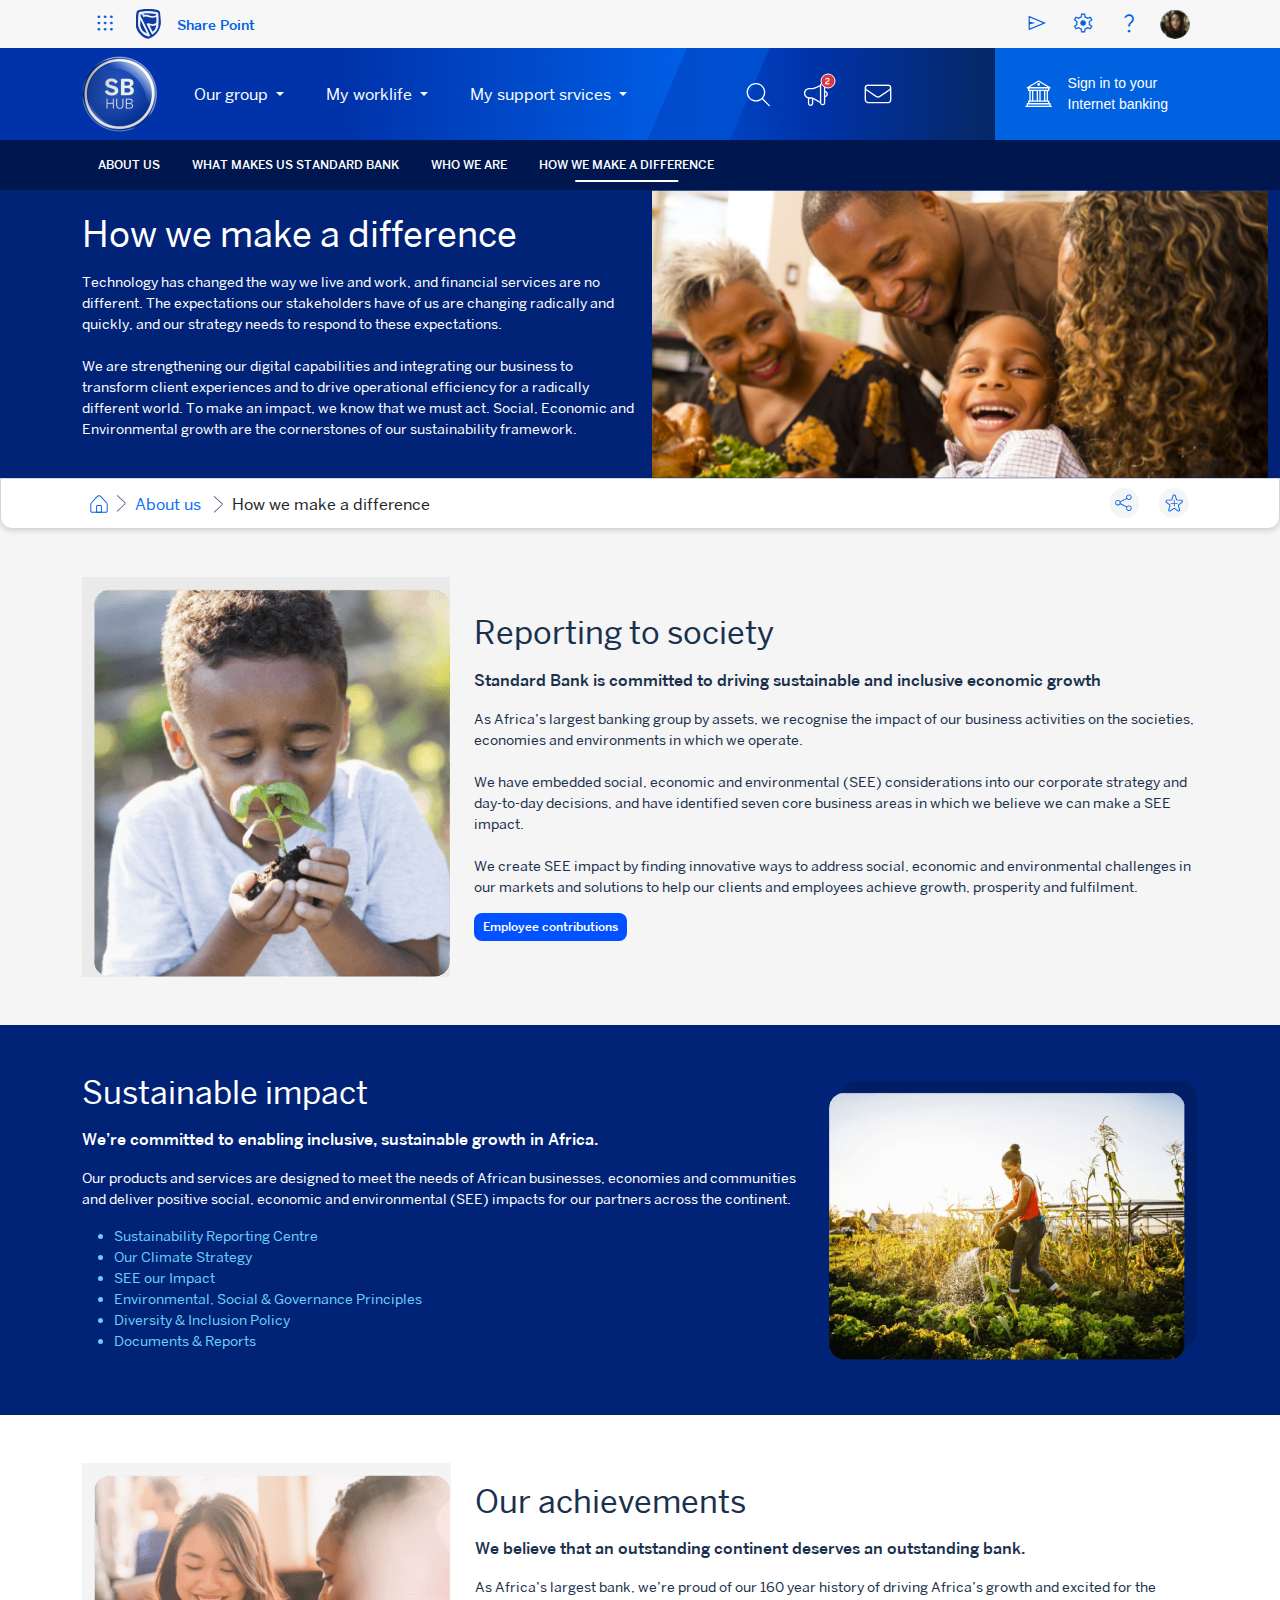
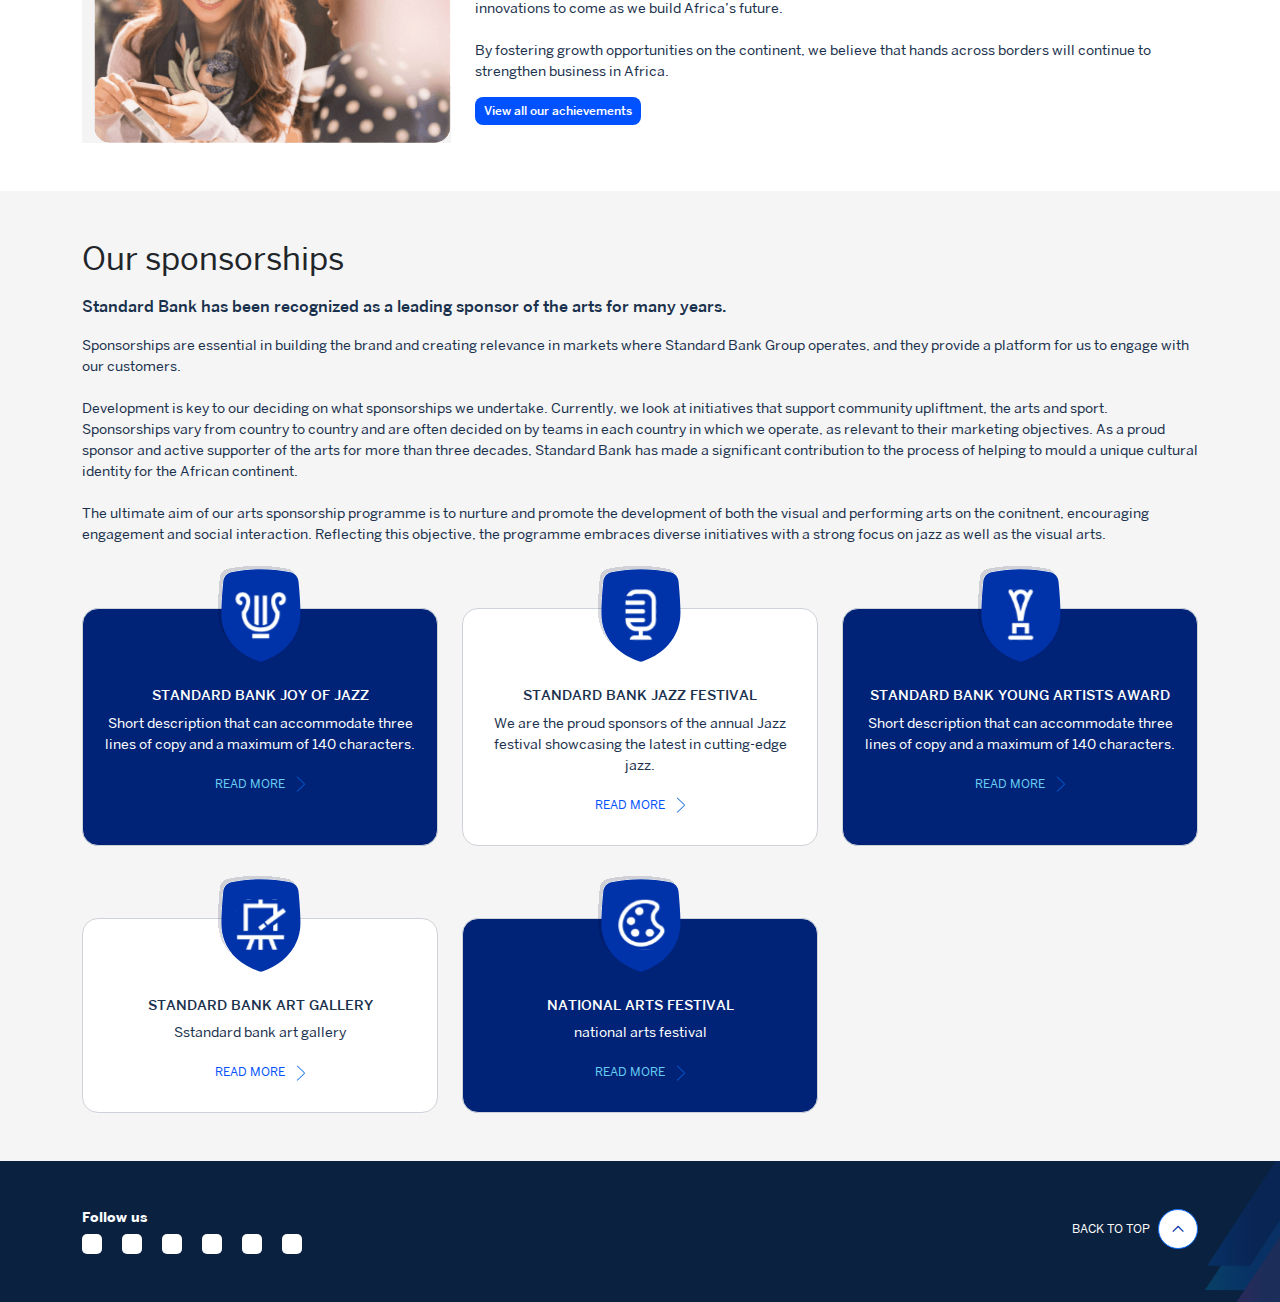
<file: about-us-how-we-make-difference.html>
<!DOCTYPE html>
<html lang="en">

<head>
    <meta charset="UTF-8" />
    <meta http-equiv="X-UA-Compatible" content="IE=edge" />
    <meta name="viewport" content="width=device-width, initial-scale=1.0" />
    <title> SBH 2 About us | How we make a difference</title>
    <link rel="icon" type="image/x-icon" href="assets/images/logo/logo-shield.svg">
    <link rel="stylesheet" href="https://fonts.googleapis.com/css2?family=Material+Symbols+Outlined:opsz,wght,FILL,GRAD@48,300,0,0" />
    <link rel="stylesheet" href="https://cdnjs.cloudflare.com/ajax/libs/font-awesome/6.2.1/css/all.min.css" integrity="sha512-MV7K8+y+gLIBoVD59lQIYicR65iaqukzvf/nwasF0nqhPay5w/9lJmVM2hMDcnK1OnMGCdVK+iQrJ7lzPJQd1w==" crossorigin="anonymous" referrerpolicy="no-referrer" />
    <!-- Link Swiper's CSS -->
    <link rel="stylesheet" href="https://cdn.jsdelivr.net/npm/swiper/swiper-bundle.min.css" />
    <link href="assets/vendor/bootstrap/css/bootstrap.min.css" rel="stylesheet">
    <link rel="stylesheet" href="assets/css/style.css" />
</head>

<body>
    <!-- ##### header start ##### -->
    <header>
        <nav class="navbar navbar-expand navbar-top py-0" style="background-color: #f7f7f7;">
            <div class="container">
                <ul class="navbar-nav align-items-center">
                    <li class="nav-item">
                        <a class="nav-link" href="#">
                            <span class="material-symbols-outlined"> apps</span>
                        </a>
                    </li>
                    <li class="nav-item">
                        <a class="nav-link" href="#"><img src="assets/images/logo/logo-shield.svg" alt="shield" class="img-fluid shield" style="width: 25px;"></a>
                    </li>
                    <li class="nav-item d-lg-block d-none">
                        <a class="nav-link" href="#">Share Point</a>
                    </li>
                </ul>
                <ul class="navbar-nav align-items-center">
                    <li class="nav-item">
                        <a class="nav-link" href="#">
                            <span class="material-symbols-outlined"> send </span>
                        </a>
                    </li>
                    <li class="nav-item">
                        <a class="nav-link" href="#">
                            <span class="material-symbols-outlined"> settings </span>
                        </a>
                    </li>
                    <li class="nav-item">
                        <a class="nav-link" href="#">
                            <span class="material-symbols-outlined"> question_mark </span>
                        </a>
                    </li>
                    <li class="nav-item">
                        <a class="nav-link" href="#">
                            <img src="assets/images/header/avatar.png" alt="user" class="img-fluid user-avatar">
                        </a>
                    </li>
                </ul>
            </div>
        </nav>

        <div class="main-header">
            <div class="container">
                <nav class="navbar navbar-expand-xl py-xl-0">

                    <a class="navbar-brand" href="#">
                        <img src="assets/images/header/logo.png" alt="logo">
                    </a>

                    <div class="d-flex d-xl-none">
                        <div class="menu_icons">
                            <div class="search for_icons_margin position-relative">
                                <button class="icon" style="cursor: pointer; border: transparent; background-color: transparent;">

                                    <svg class="menu-icons-svg" width="24" height="25" viewBox="0 0 24 25" fill="none" xmlns="http://www.w3.org/2000/svg">
                                        <path fill-rule="evenodd" clip-rule="evenodd" d="M9.95833 0.943481C4.80368 0.943481 0.625 5.12216 0.625 10.2768C0.625 15.4315 4.80368 19.6101 9.95833 19.6101C12.2995 19.6101 14.4393 18.7482 16.0777 17.3243C16.0999 17.3562 16.1252 17.3865 16.1536 17.4149L22.8203 24.0816C23.0806 24.3419 23.5027 24.3419 23.7631 24.0816C24.0234 23.8212 24.0234 23.3991 23.7631 23.1387L17.0964 16.4721C17.068 16.4437 17.0377 16.4184 17.0058 16.3962C18.4297 14.7577 19.2917 12.6179 19.2917 10.2768C19.2917 5.12216 15.113 0.943481 9.95833 0.943481ZM1.95833 10.2768C1.95833 5.85854 5.54006 2.27681 9.95833 2.27681C14.3766 2.27681 17.9583 5.85854 17.9583 10.2768C17.9583 14.6951 14.3766 18.2768 9.95833 18.2768C5.54006 18.2768 1.95833 14.6951 1.95833 10.2768Z" fill="white" />
                                    </svg>

                                </button>
                                <div class="input-box position-absolute top-50 translate-middle-y d-none">
                                    <div class="position-relative">
                                        <input type="text" class="form-control border-blue" placeholder="What are you looking for?" style="padding-left: 30px; padding-right: 30px;">
                                        <svg class="img-fluid position-absolute top-50 translate-middle-y" width="16" height="16" viewBox="0 0 16 16" fill="none" xmlns="http://www.w3.org/2000/svg" style="left: 10px;">
                                            <path d="M15.873 13.9918L12.4424 10.5339C12.2481 10.3398 11.9979 10.2115 11.7269 10.1669C11.456 10.1222 11.1779 10.1635 10.9316 10.285L10.185 9.52939C11.0773 8.4842 11.5632 7.15244 11.5537 5.77808C11.5537 4.63529 11.2149 3.51815 10.5801 2.56795C9.94534 1.61775 9.04312 0.877162 7.98754 0.439833C6.93196 0.00250354 5.77043 -0.111922 4.64983 0.111027C3.52924 0.333975 2.4999 0.884284 1.692 1.69236C0.884094 2.50044 0.333903 3.53 0.111003 4.65083C-0.111898 5.77167 0.00250304 6.93345 0.439738 7.98926C0.876973 9.04506 1.61741 9.94748 2.5674 10.5824C3.5174 11.2173 4.63429 11.5562 5.77684 11.5562C7.15432 11.5583 8.4862 11.0627 9.52734 10.1605L10.2828 10.9072C10.1614 11.1536 10.1201 11.4318 10.1647 11.7028C10.2093 11.9738 10.3376 12.224 10.5316 12.4184L13.9888 15.8764C14.073 15.9558 14.1842 16 14.2999 16C14.4156 16 14.5268 15.9558 14.611 15.8764L15.873 14.6141C15.9544 14.531 16 14.4193 16 14.303C16 14.1866 15.9544 14.0749 15.873 13.9918ZM5.77684 10.6672C4.81007 10.6672 3.865 10.3805 3.06116 9.84326C2.25732 9.30603 1.6308 8.54245 1.26083 7.64908C0.890863 6.7557 0.794062 5.77266 0.98267 4.82426C1.17128 3.87586 1.63682 3.00469 2.32044 2.32094C3.00405 1.63718 3.87502 1.17153 4.82322 0.982881C5.77142 0.794233 6.75425 0.891054 7.64743 1.2611C8.54061 1.63115 9.30403 2.2578 9.84114 3.06182C10.3783 3.86583 10.6649 4.8111 10.6649 5.77808C10.6626 7.07404 10.1468 8.31625 9.23065 9.23263C8.31446 10.149 7.07252 10.6649 5.77684 10.6672ZM14.2999 14.9341L11.1626 11.7873C11.1201 11.7474 11.0862 11.6992 11.0631 11.6457C11.0399 11.5922 11.028 11.5345 11.028 11.4762C11.028 11.4178 11.0399 11.3602 11.0631 11.3066C11.0862 11.2531 11.1201 11.2049 11.1626 11.165C11.2025 11.1225 11.2507 11.0886 11.3042 11.0655C11.3577 11.0423 11.4154 11.0303 11.4737 11.0303C11.532 11.0303 11.5897 11.0423 11.6432 11.0655C11.6967 11.0886 11.7449 11.1225 11.7848 11.165L14.9309 14.303L14.2999 14.9341Z" fill="url(#paint0_linear_127_23113)" />
                                            <defs>
                                                <linearGradient id="paint0_linear_127_23113" x1="-8" y1="8" x2="8" y2="24" gradientUnits="userSpaceOnUse">
                                                    <stop stop-color="#0033A1" />
                                                    <stop offset="1" stop-color="#1F59D8" />
                                                </linearGradient>
                                            </defs>
                                        </svg>
                                        <svg id="search-close-button" width="18" height="18" viewBox="0 0 18 18" fill="none" xmlns="http://www.w3.org/2000/svg" class="img-fluid position-absolute top-50 translate-middle-y" style="right: 10px">
                                            <path fill-rule="evenodd" clip-rule="evenodd" d="M9.0013 0.666504C4.39893 0.666504 0.667969 4.39746 0.667969 8.99984C0.667969 13.6022 4.39893 17.3332 9.0013 17.3332C13.6037 17.3332 17.3346 13.6022 17.3346 8.99984C17.3346 4.39746 13.6037 0.666504 9.0013 0.666504ZM5.9626 5.37188C5.79988 5.20916 5.53606 5.20916 5.37334 5.37188C5.21062 5.53459 5.21062 5.79841 5.37334 5.96113L8.41205 8.99984L5.37334 12.0385C5.21062 12.2013 5.21062 12.4651 5.37334 12.6278C5.53606 12.7905 5.79988 12.7905 5.9626 12.6278L9.0013 9.58909L12.04 12.6278C12.2027 12.7905 12.4665 12.7905 12.6293 12.6278C12.792 12.4651 12.792 12.2013 12.6293 12.0385L9.59056 8.99984L12.6293 5.96113C12.792 5.79841 12.792 5.53459 12.6293 5.37188C12.4665 5.20916 12.2027 5.20916 12.04 5.37188L9.0013 8.41058L5.9626 5.37188Z" fill="#00BFFF" />
                                        </svg>

                                    </div>
                                </div>
                            </div>
                            <div class="notifications for_icons_margin">

                                <div class="position-relative">
                                    <svg class="menu-icons-svg" width="25" height="25" viewBox="0 0 25 25" fill="none" xmlns="http://www.w3.org/2000/svg">
                                        <path fill-rule="evenodd" clip-rule="evenodd" d="M19.5793 0.693481C18.2526 0.693481 17.1522 1.66225 16.947 2.93095L13.9838 4.41253L10.4425 5.67727C9.79486 5.90858 9.11224 6.02681 8.42451 6.02681H6.24593C3.30041 6.02681 0.912598 8.41463 0.912598 11.3601C0.912598 13.8453 2.61229 15.9334 4.9126 16.5255V21.3601C4.9126 22.8329 6.10651 24.0268 7.57926 24.0268C9.05202 24.0268 10.2459 22.8329 10.2459 21.3601V17.2162C10.4053 17.2901 10.5615 17.3716 10.7139 17.4605L16.9424 21.0938C17.1356 22.3767 18.2426 23.3601 19.5793 23.3601C21.052 23.3601 22.2459 22.1662 22.2459 20.6935V15.2935C23.7674 14.9846 24.9126 13.6395 24.9126 12.0268C24.9126 10.4142 23.7674 9.06901 22.2459 8.76016V3.36015C22.2459 1.88739 21.052 0.693481 19.5793 0.693481ZM22.2459 13.913C23.0227 13.6385 23.5793 12.8976 23.5793 12.0268C23.5793 11.156 23.0227 10.4152 22.2459 10.1406V13.913ZM19.5793 22.0268C18.8429 22.0268 18.2459 21.4299 18.2459 20.6935V3.36015C18.2459 2.62377 18.8429 2.02681 19.5793 2.02681C20.3156 2.02681 20.9126 2.62377 20.9126 3.36015V20.6935C20.9126 21.4299 20.3156 22.0268 19.5793 22.0268ZM14.5441 5.6231L16.9126 4.43884V19.5328L11.3858 16.3088C10.3207 15.6875 9.10978 15.3601 7.87675 15.3601H6.24593C4.03679 15.3601 2.24593 13.5693 2.24593 11.3601C2.24593 9.15101 4.03679 7.36015 6.24593 7.36015H8.42451C9.26507 7.36015 10.0994 7.21563 10.891 6.93292L14.4702 5.65464C14.4954 5.64562 14.5201 5.63509 14.5441 5.6231ZM7.57926 22.6935C6.84288 22.6935 6.24593 22.0965 6.24593 21.3601V16.6935H7.87675C8.22565 16.6935 8.57236 16.7259 8.9126 16.7896V21.3601C8.9126 22.0965 8.31564 22.6935 7.57926 22.6935Z" fill="white" />
                                    </svg>
                                    <span class="position-absolute top-0 start-100 translate-middle d-block bg-danger text-white d-flex align-items-center justify-content-center rounded-pill" style="font-size: 8px; width: 15px; height: 15px;border: 1px solid #fff;"><strong>2</strong></span>
                                </div>

                                <div class="notification_list">
                                    <div class="notofication_head">
                                        <h2>notifications</h2>
                                        <i class="fa-solid fa-x"></i>
                                    </div>
                                    <div class="notification_item for_dot">
                                        <div class="notification_item_left">
                                            <span class="notification-number">1.</span>
                                        </div>
                                        <div class="notification_item_right">
                                            <a href="#">Alert notification title will be displayed here.</a>
                                            <p><svg width="15" height="15" viewBox="0 0 15 15" fill="none" xmlns="http://www.w3.org/2000/svg">
                                                    <path fill-rule="evenodd" clip-rule="evenodd" d="M7.69416 2.25C4.93207 2.25 2.66641 4.39608 2.46399 7.10742L1.77566 6.4185C1.66132 6.30475 1.47699 6.30475 1.36266 6.4185C1.24891 6.53283 1.24891 6.71717 1.36266 6.8315L2.52932 7.99817C2.58649 8.05475 2.66116 8.08333 2.73582 8.08333C2.81049 8.08333 2.88516 8.05475 2.94232 7.99817L4.10899 6.8315C4.22274 6.71717 4.22274 6.53283 4.10899 6.4185C3.99466 6.30475 3.81032 6.30475 3.69599 6.4185L3.04966 7.06542C3.26957 4.69533 5.26749 2.83333 7.69416 2.83333C10.2672 2.83333 12.3608 4.92692 12.3608 7.5C12.3608 10.0731 10.2672 12.1667 7.69416 12.1667C6.44466 12.1667 5.27099 11.6796 4.38841 10.7941C4.27874 10.6838 4.17432 10.5677 4.07574 10.4476C3.97366 10.3227 3.79049 10.3047 3.66507 10.4067C3.54082 10.5088 3.52274 10.6926 3.62424 10.8174C3.73566 10.9522 3.85232 11.0822 3.97541 11.2059C4.96766 12.2017 6.28832 12.75 7.69416 12.75C10.5892 12.75 12.9442 10.3945 12.9442 7.5C12.9442 4.6055 10.5892 2.25 7.69416 2.25M7.69416 4.875V7.42417L9.30591 9.03592C9.41966 9.14967 9.41966 9.33458 9.30591 9.44833C9.24874 9.5055 9.17407 9.5335 9.09941 9.5335C9.02474 9.5335 8.95007 9.5055 8.89349 9.44833L7.19599 7.75142C7.14174 7.69658 7.11082 7.6225 7.11082 7.54492V4.875C7.11082 4.714 7.24149 4.58333 7.40249 4.58333C7.56349 4.58333 7.69416 4.714 7.69416 4.875" fill="#767676" />
                                                    <mask id="mask0_127_21738" style="mask-type:luminance" maskUnits="userSpaceOnUse" x="1" y="2" width="12" height="11">
                                                        <path fill-rule="evenodd" clip-rule="evenodd" d="M7.69416 2.25C4.93207 2.25 2.66641 4.39608 2.46399 7.10742L1.77566 6.4185C1.66132 6.30475 1.47699 6.30475 1.36266 6.4185C1.24891 6.53283 1.24891 6.71717 1.36266 6.8315L2.52932 7.99817C2.58649 8.05475 2.66116 8.08333 2.73582 8.08333C2.81049 8.08333 2.88516 8.05475 2.94232 7.99817L4.10899 6.8315C4.22274 6.71717 4.22274 6.53283 4.10899 6.4185C3.99466 6.30475 3.81032 6.30475 3.69599 6.4185L3.04966 7.06542C3.26957 4.69533 5.26749 2.83333 7.69416 2.83333C10.2672 2.83333 12.3608 4.92692 12.3608 7.5C12.3608 10.0731 10.2672 12.1667 7.69416 12.1667C6.44466 12.1667 5.27099 11.6796 4.38841 10.7941C4.27874 10.6838 4.17432 10.5677 4.07574 10.4476C3.97366 10.3227 3.79049 10.3047 3.66507 10.4067C3.54082 10.5088 3.52274 10.6926 3.62424 10.8174C3.73566 10.9522 3.85232 11.0822 3.97541 11.2059C4.96766 12.2017 6.28832 12.75 7.69416 12.75C10.5892 12.75 12.9442 10.3945 12.9442 7.5C12.9442 4.6055 10.5892 2.25 7.69416 2.25M7.69416 4.875V7.42417L9.30591 9.03592C9.41966 9.14967 9.41966 9.33458 9.30591 9.44833C9.24874 9.5055 9.17407 9.5335 9.09941 9.5335C9.02474 9.5335 8.95007 9.5055 8.89349 9.44833L7.19599 7.75142C7.14174 7.69658 7.11082 7.6225 7.11082 7.54492V4.875C7.11082 4.714 7.24149 4.58333 7.40249 4.58333C7.56349 4.58333 7.69416 4.714 7.69416 4.875" fill="white" />
                                                    </mask>
                                                    <g mask="url(#mask0_127_21738)">
                                                        <rect x="1.27734" y="0.5" width="14" height="14" fill="#0033AA" />
                                                    </g>
                                                </svg>
                                                5 min ago</p>
                                        </div>
                                    </div>
                                    <div class="notification_item for_dot">
                                        <div class="notification_item_left">
                                            <span class="notification-number">2.</span>
                                        </div>
                                        <div class="notification_item_right">
                                            <a href="#">Reminder notification title will be displayed…</a>
                                            <p><svg width="15" height="15" viewBox="0 0 15 15" fill="none" xmlns="http://www.w3.org/2000/svg">
                                                    <path fill-rule="evenodd" clip-rule="evenodd" d="M7.69416 2.25C4.93207 2.25 2.66641 4.39608 2.46399 7.10742L1.77566 6.4185C1.66132 6.30475 1.47699 6.30475 1.36266 6.4185C1.24891 6.53283 1.24891 6.71717 1.36266 6.8315L2.52932 7.99817C2.58649 8.05475 2.66116 8.08333 2.73582 8.08333C2.81049 8.08333 2.88516 8.05475 2.94232 7.99817L4.10899 6.8315C4.22274 6.71717 4.22274 6.53283 4.10899 6.4185C3.99466 6.30475 3.81032 6.30475 3.69599 6.4185L3.04966 7.06542C3.26957 4.69533 5.26749 2.83333 7.69416 2.83333C10.2672 2.83333 12.3608 4.92692 12.3608 7.5C12.3608 10.0731 10.2672 12.1667 7.69416 12.1667C6.44466 12.1667 5.27099 11.6796 4.38841 10.7941C4.27874 10.6838 4.17432 10.5677 4.07574 10.4476C3.97366 10.3227 3.79049 10.3047 3.66507 10.4067C3.54082 10.5088 3.52274 10.6926 3.62424 10.8174C3.73566 10.9522 3.85232 11.0822 3.97541 11.2059C4.96766 12.2017 6.28832 12.75 7.69416 12.75C10.5892 12.75 12.9442 10.3945 12.9442 7.5C12.9442 4.6055 10.5892 2.25 7.69416 2.25M7.69416 4.875V7.42417L9.30591 9.03592C9.41966 9.14967 9.41966 9.33458 9.30591 9.44833C9.24874 9.5055 9.17407 9.5335 9.09941 9.5335C9.02474 9.5335 8.95007 9.5055 8.89349 9.44833L7.19599 7.75142C7.14174 7.69658 7.11082 7.6225 7.11082 7.54492V4.875C7.11082 4.714 7.24149 4.58333 7.40249 4.58333C7.56349 4.58333 7.69416 4.714 7.69416 4.875" fill="#767676" />
                                                    <mask id="mask0_127_21738" style="mask-type:luminance" maskUnits="userSpaceOnUse" x="1" y="2" width="12" height="11">
                                                        <path fill-rule="evenodd" clip-rule="evenodd" d="M7.69416 2.25C4.93207 2.25 2.66641 4.39608 2.46399 7.10742L1.77566 6.4185C1.66132 6.30475 1.47699 6.30475 1.36266 6.4185C1.24891 6.53283 1.24891 6.71717 1.36266 6.8315L2.52932 7.99817C2.58649 8.05475 2.66116 8.08333 2.73582 8.08333C2.81049 8.08333 2.88516 8.05475 2.94232 7.99817L4.10899 6.8315C4.22274 6.71717 4.22274 6.53283 4.10899 6.4185C3.99466 6.30475 3.81032 6.30475 3.69599 6.4185L3.04966 7.06542C3.26957 4.69533 5.26749 2.83333 7.69416 2.83333C10.2672 2.83333 12.3608 4.92692 12.3608 7.5C12.3608 10.0731 10.2672 12.1667 7.69416 12.1667C6.44466 12.1667 5.27099 11.6796 4.38841 10.7941C4.27874 10.6838 4.17432 10.5677 4.07574 10.4476C3.97366 10.3227 3.79049 10.3047 3.66507 10.4067C3.54082 10.5088 3.52274 10.6926 3.62424 10.8174C3.73566 10.9522 3.85232 11.0822 3.97541 11.2059C4.96766 12.2017 6.28832 12.75 7.69416 12.75C10.5892 12.75 12.9442 10.3945 12.9442 7.5C12.9442 4.6055 10.5892 2.25 7.69416 2.25M7.69416 4.875V7.42417L9.30591 9.03592C9.41966 9.14967 9.41966 9.33458 9.30591 9.44833C9.24874 9.5055 9.17407 9.5335 9.09941 9.5335C9.02474 9.5335 8.95007 9.5055 8.89349 9.44833L7.19599 7.75142C7.14174 7.69658 7.11082 7.6225 7.11082 7.54492V4.875C7.11082 4.714 7.24149 4.58333 7.40249 4.58333C7.56349 4.58333 7.69416 4.714 7.69416 4.875" fill="white" />
                                                    </mask>
                                                    <g mask="url(#mask0_127_21738)">
                                                        <rect x="1.27734" y="0.5" width="14" height="14" fill="#0033AA" />
                                                    </g>
                                                </svg>
                                                6 hours ago</p>
                                        </div>
                                    </div>
                                    <div class="notification_item">
                                        <div class="notification_item_left">
                                            <span class="notification-number">3.</span>
                                        </div>
                                        <div class="notification_item_right">
                                            <a href="#">Announcement notification title will…</a>
                                            <p><svg width="15" height="15" viewBox="0 0 15 15" fill="none" xmlns="http://www.w3.org/2000/svg">
                                                    <path fill-rule="evenodd" clip-rule="evenodd" d="M7.69416 2.25C4.93207 2.25 2.66641 4.39608 2.46399 7.10742L1.77566 6.4185C1.66132 6.30475 1.47699 6.30475 1.36266 6.4185C1.24891 6.53283 1.24891 6.71717 1.36266 6.8315L2.52932 7.99817C2.58649 8.05475 2.66116 8.08333 2.73582 8.08333C2.81049 8.08333 2.88516 8.05475 2.94232 7.99817L4.10899 6.8315C4.22274 6.71717 4.22274 6.53283 4.10899 6.4185C3.99466 6.30475 3.81032 6.30475 3.69599 6.4185L3.04966 7.06542C3.26957 4.69533 5.26749 2.83333 7.69416 2.83333C10.2672 2.83333 12.3608 4.92692 12.3608 7.5C12.3608 10.0731 10.2672 12.1667 7.69416 12.1667C6.44466 12.1667 5.27099 11.6796 4.38841 10.7941C4.27874 10.6838 4.17432 10.5677 4.07574 10.4476C3.97366 10.3227 3.79049 10.3047 3.66507 10.4067C3.54082 10.5088 3.52274 10.6926 3.62424 10.8174C3.73566 10.9522 3.85232 11.0822 3.97541 11.2059C4.96766 12.2017 6.28832 12.75 7.69416 12.75C10.5892 12.75 12.9442 10.3945 12.9442 7.5C12.9442 4.6055 10.5892 2.25 7.69416 2.25M7.69416 4.875V7.42417L9.30591 9.03592C9.41966 9.14967 9.41966 9.33458 9.30591 9.44833C9.24874 9.5055 9.17407 9.5335 9.09941 9.5335C9.02474 9.5335 8.95007 9.5055 8.89349 9.44833L7.19599 7.75142C7.14174 7.69658 7.11082 7.6225 7.11082 7.54492V4.875C7.11082 4.714 7.24149 4.58333 7.40249 4.58333C7.56349 4.58333 7.69416 4.714 7.69416 4.875" fill="#767676" />
                                                    <mask id="mask0_127_21738" style="mask-type:luminance" maskUnits="userSpaceOnUse" x="1" y="2" width="12" height="11">
                                                        <path fill-rule="evenodd" clip-rule="evenodd" d="M7.69416 2.25C4.93207 2.25 2.66641 4.39608 2.46399 7.10742L1.77566 6.4185C1.66132 6.30475 1.47699 6.30475 1.36266 6.4185C1.24891 6.53283 1.24891 6.71717 1.36266 6.8315L2.52932 7.99817C2.58649 8.05475 2.66116 8.08333 2.73582 8.08333C2.81049 8.08333 2.88516 8.05475 2.94232 7.99817L4.10899 6.8315C4.22274 6.71717 4.22274 6.53283 4.10899 6.4185C3.99466 6.30475 3.81032 6.30475 3.69599 6.4185L3.04966 7.06542C3.26957 4.69533 5.26749 2.83333 7.69416 2.83333C10.2672 2.83333 12.3608 4.92692 12.3608 7.5C12.3608 10.0731 10.2672 12.1667 7.69416 12.1667C6.44466 12.1667 5.27099 11.6796 4.38841 10.7941C4.27874 10.6838 4.17432 10.5677 4.07574 10.4476C3.97366 10.3227 3.79049 10.3047 3.66507 10.4067C3.54082 10.5088 3.52274 10.6926 3.62424 10.8174C3.73566 10.9522 3.85232 11.0822 3.97541 11.2059C4.96766 12.2017 6.28832 12.75 7.69416 12.75C10.5892 12.75 12.9442 10.3945 12.9442 7.5C12.9442 4.6055 10.5892 2.25 7.69416 2.25M7.69416 4.875V7.42417L9.30591 9.03592C9.41966 9.14967 9.41966 9.33458 9.30591 9.44833C9.24874 9.5055 9.17407 9.5335 9.09941 9.5335C9.02474 9.5335 8.95007 9.5055 8.89349 9.44833L7.19599 7.75142C7.14174 7.69658 7.11082 7.6225 7.11082 7.54492V4.875C7.11082 4.714 7.24149 4.58333 7.40249 4.58333C7.56349 4.58333 7.69416 4.714 7.69416 4.875" fill="white" />
                                                    </mask>
                                                    <g mask="url(#mask0_127_21738)">
                                                        <rect x="1.27734" y="0.5" width="14" height="14" fill="#0033AA" />
                                                    </g>
                                                </svg>
                                                2 days ago</p>
                                        </div>
                                    </div>
                                    <div class="notification_item">
                                        <div class="notification_item_left">
                                            <span class="notification-number">4.</span>
                                        </div>
                                        <div class="notification_item_right">
                                            <a href="#">Operation notification title will be displayed…</a>
                                            <p><svg width="15" height="15" viewBox="0 0 15 15" fill="none" xmlns="http://www.w3.org/2000/svg">
                                                    <path fill-rule="evenodd" clip-rule="evenodd" d="M7.69416 2.25C4.93207 2.25 2.66641 4.39608 2.46399 7.10742L1.77566 6.4185C1.66132 6.30475 1.47699 6.30475 1.36266 6.4185C1.24891 6.53283 1.24891 6.71717 1.36266 6.8315L2.52932 7.99817C2.58649 8.05475 2.66116 8.08333 2.73582 8.08333C2.81049 8.08333 2.88516 8.05475 2.94232 7.99817L4.10899 6.8315C4.22274 6.71717 4.22274 6.53283 4.10899 6.4185C3.99466 6.30475 3.81032 6.30475 3.69599 6.4185L3.04966 7.06542C3.26957 4.69533 5.26749 2.83333 7.69416 2.83333C10.2672 2.83333 12.3608 4.92692 12.3608 7.5C12.3608 10.0731 10.2672 12.1667 7.69416 12.1667C6.44466 12.1667 5.27099 11.6796 4.38841 10.7941C4.27874 10.6838 4.17432 10.5677 4.07574 10.4476C3.97366 10.3227 3.79049 10.3047 3.66507 10.4067C3.54082 10.5088 3.52274 10.6926 3.62424 10.8174C3.73566 10.9522 3.85232 11.0822 3.97541 11.2059C4.96766 12.2017 6.28832 12.75 7.69416 12.75C10.5892 12.75 12.9442 10.3945 12.9442 7.5C12.9442 4.6055 10.5892 2.25 7.69416 2.25M7.69416 4.875V7.42417L9.30591 9.03592C9.41966 9.14967 9.41966 9.33458 9.30591 9.44833C9.24874 9.5055 9.17407 9.5335 9.09941 9.5335C9.02474 9.5335 8.95007 9.5055 8.89349 9.44833L7.19599 7.75142C7.14174 7.69658 7.11082 7.6225 7.11082 7.54492V4.875C7.11082 4.714 7.24149 4.58333 7.40249 4.58333C7.56349 4.58333 7.69416 4.714 7.69416 4.875" fill="#767676" />
                                                    <mask id="mask0_127_21738" style="mask-type:luminance" maskUnits="userSpaceOnUse" x="1" y="2" width="12" height="11">
                                                        <path fill-rule="evenodd" clip-rule="evenodd" d="M7.69416 2.25C4.93207 2.25 2.66641 4.39608 2.46399 7.10742L1.77566 6.4185C1.66132 6.30475 1.47699 6.30475 1.36266 6.4185C1.24891 6.53283 1.24891 6.71717 1.36266 6.8315L2.52932 7.99817C2.58649 8.05475 2.66116 8.08333 2.73582 8.08333C2.81049 8.08333 2.88516 8.05475 2.94232 7.99817L4.10899 6.8315C4.22274 6.71717 4.22274 6.53283 4.10899 6.4185C3.99466 6.30475 3.81032 6.30475 3.69599 6.4185L3.04966 7.06542C3.26957 4.69533 5.26749 2.83333 7.69416 2.83333C10.2672 2.83333 12.3608 4.92692 12.3608 7.5C12.3608 10.0731 10.2672 12.1667 7.69416 12.1667C6.44466 12.1667 5.27099 11.6796 4.38841 10.7941C4.27874 10.6838 4.17432 10.5677 4.07574 10.4476C3.97366 10.3227 3.79049 10.3047 3.66507 10.4067C3.54082 10.5088 3.52274 10.6926 3.62424 10.8174C3.73566 10.9522 3.85232 11.0822 3.97541 11.2059C4.96766 12.2017 6.28832 12.75 7.69416 12.75C10.5892 12.75 12.9442 10.3945 12.9442 7.5C12.9442 4.6055 10.5892 2.25 7.69416 2.25M7.69416 4.875V7.42417L9.30591 9.03592C9.41966 9.14967 9.41966 9.33458 9.30591 9.44833C9.24874 9.5055 9.17407 9.5335 9.09941 9.5335C9.02474 9.5335 8.95007 9.5055 8.89349 9.44833L7.19599 7.75142C7.14174 7.69658 7.11082 7.6225 7.11082 7.54492V4.875C7.11082 4.714 7.24149 4.58333 7.40249 4.58333C7.56349 4.58333 7.69416 4.714 7.69416 4.875" fill="white" />
                                                    </mask>
                                                    <g mask="url(#mask0_127_21738)">
                                                        <rect x="1.27734" y="0.5" width="14" height="14" fill="#0033AA" />
                                                    </g>
                                                </svg>
                                                3 days ago</p>
                                        </div>
                                    </div>

                                    <div class="notification_footer d-flex justify-content-between">
                                        <a href="#">mark all as read</a>
                                        <a href="#">view more</a>
                                    </div>
                                </div>
                            </div>
                            <div class="message for_icons_margin">
                                <a href="#">
                                    <svg class="menu-icons-svg" width="33" height="33" viewBox="0 0 33 33" fill="none" xmlns="http://www.w3.org/2000/svg">
                                        <path fill-rule="evenodd" clip-rule="evenodd" d="M27.1162 24.9434H7.4162C6.07486 24.9434 4.98286 23.8528 4.98286 22.5114V13.2768C5.0482 13.3301 5.09753 13.3928 5.16686 13.4434L14.8189 20.0168C15.4669 20.4581 16.2242 20.6781 16.9829 20.6781C17.7429 20.6781 18.5002 20.4581 19.1469 20.0168L28.8975 13.3768C28.9295 13.3541 28.9522 13.3208 28.9829 13.2968V23.0768C28.9829 24.1061 28.1455 24.9434 27.1162 24.9434ZM27.0535 8.94344C27.7309 8.94344 28.3562 9.31144 28.6722 9.87677C28.6749 9.88077 28.7349 9.99677 28.7362 10.0008C28.7469 10.0301 28.8082 10.1994 28.8215 10.2274C28.8762 10.3981 28.9042 10.5768 28.9042 10.7581C28.9042 11.3634 28.6122 11.9288 28.0495 12.3421L18.3975 18.9154C17.5509 19.4901 16.4162 19.4901 15.5695 18.9154L5.8642 12.3061C5.35486 11.9288 5.06286 11.3634 5.06286 10.7581C5.06286 10.5768 5.08953 10.3981 5.1442 10.2274C5.14553 10.2221 5.19353 10.0941 5.19486 10.0874C5.2082 10.0594 5.27086 9.93277 5.2802 9.90344C5.61086 9.31144 6.2362 8.94344 6.91353 8.94344H27.0535ZM30.1735 9.73544C30.1429 9.63411 30.1015 9.51144 30.0762 9.48344C30.0442 9.39411 30.0029 9.31411 29.9202 9.16477C29.3495 8.20611 28.2749 7.61011 27.1162 7.61011H27.0535H6.91353H6.85086C5.69219 7.61011 4.61753 8.20611 4.01086 9.23144C3.96686 9.30877 3.9282 9.38211 3.93486 9.38211C3.93486 9.38211 3.9362 9.38211 3.9362 9.38077C3.86553 9.51144 3.8242 9.63411 3.80153 9.71011C3.7002 10.0008 3.64953 10.3061 3.64953 10.6181V22.5114C3.64953 24.5874 5.33886 26.2768 7.41619 26.2768H27.1162C28.8802 26.2768 30.3162 24.8408 30.3162 23.0768V10.6181C30.3162 10.3061 30.2655 10.0008 30.1735 9.73544Z" fill="#767676" />
                                        <mask id="mask0_19_11132" style="mask-type:luminance" maskUnits="userSpaceOnUse" x="3" y="7" width="28" height="20">
                                            <path fill-rule="evenodd" clip-rule="evenodd" d="M27.1162 24.9434H7.4162C6.07486 24.9434 4.98286 23.8528 4.98286 22.5114V13.2768C5.0482 13.3301 5.09753 13.3928 5.16686 13.4434L14.8189 20.0168C15.4669 20.4581 16.2242 20.6781 16.9829 20.6781C17.7429 20.6781 18.5002 20.4581 19.1469 20.0168L28.8975 13.3768C28.9295 13.3541 28.9522 13.3208 28.9829 13.2968V23.0768C28.9829 24.1061 28.1455 24.9434 27.1162 24.9434ZM27.0535 8.94344C27.7309 8.94344 28.3562 9.31144 28.6722 9.87677C28.6749 9.88077 28.7349 9.99677 28.7362 10.0008C28.7469 10.0301 28.8082 10.1994 28.8215 10.2274C28.8762 10.3981 28.9042 10.5768 28.9042 10.7581C28.9042 11.3634 28.6122 11.9288 28.0495 12.3421L18.3975 18.9154C17.5509 19.4901 16.4162 19.4901 15.5695 18.9154L5.8642 12.3061C5.35486 11.9288 5.06286 11.3634 5.06286 10.7581C5.06286 10.5768 5.08953 10.3981 5.1442 10.2274C5.14553 10.2221 5.19353 10.0941 5.19486 10.0874C5.2082 10.0594 5.27086 9.93277 5.2802 9.90344C5.61086 9.31144 6.2362 8.94344 6.91353 8.94344H27.0535ZM30.1735 9.73544C30.1429 9.63411 30.1015 9.51144 30.0762 9.48344C30.0442 9.39411 30.0029 9.31411 29.9202 9.16477C29.3495 8.20611 28.2749 7.61011 27.1162 7.61011H27.0535H6.91353H6.85086C5.69219 7.61011 4.61753 8.20611 4.01086 9.23144C3.96686 9.30877 3.9282 9.38211 3.93486 9.38211C3.93486 9.38211 3.9362 9.38211 3.9362 9.38077C3.86553 9.51144 3.8242 9.63411 3.80153 9.71011C3.7002 10.0008 3.64953 10.3061 3.64953 10.6181V22.5114C3.64953 24.5874 5.33886 26.2768 7.41619 26.2768H27.1162C28.8802 26.2768 30.3162 24.8408 30.3162 23.0768V10.6181C30.3162 10.3061 30.2655 10.0008 30.1735 9.73544Z" fill="white" />
                                        </mask>
                                        <g mask="url(#mask0_19_11132)">
                                            <rect x="0.983398" y="0.943481" width="32" height="32" fill="white" />
                                        </g>
                                    </svg>

                                </a>
                            </div>
                        </div>
                    </div>

                    <button class="navbar-toggler btn border-0" type="button" data-bs-toggle="collapse" data-bs-target="#navbarTogglerDemo03" aria-controls="navbarTogglerDemo03" aria-expanded="false" aria-label="Toggle navigation">
                        <!-- <span class="navbar-toggler-icon "></span> -->
                        <i class="fa-solid fa-bars text-white fs-4"></i>
                    </button>

                    <div class="collapse navbar-collapse" id="navbarTogglerDemo03">
                        <div class="navbar-nav me-auto mb-2 mb-lg-0">
                            <div class="main_menu d-xl-flex">
                                <div class="dropdown mega_menu_dropdown">
                                    <a class="main_nav_btn dropdown-toggle" href="#" role="button" data-bs-toggle="dropdown" aria-expanded="false">
                                        Our group
                                    </a>
                                    <div class="dropdown-menu mega_menu sub_menu">
                                        <div class="row g-0">
                                            <div class="col-lg-3 h-100">
                                                <div class="mega_menu_item border-0">
                                                    <h4 class="pb-md-5"></h4>
                                                    <a href="#">About us</a>
                                                    <a href="#">Our strategy</a>
                                                    <a href="#">Our countries</a>
                                                </div>
                                            </div>
                                            <div class="col-lg-4">
                                                <div class="mega_menu_item">
                                                    <h3>Our client segments</h3>
                                                    <a href="#">bcc</a>
                                                    <a href="#">chnw</a>
                                                    <a href="#">cib</a>
                                                </div>
                                            </div>
                                            <div class="col-lg-5">
                                                <div class="mega_menu_item ">
                                                    <h3>our operations</h3>
                                                    <a href="#">Client solutions</a>
                                                    <a href="#">Corporate Functions</a>
                                                    <a href="#">Ecosystems & Partnerships</a>
                                                    <a href="#">Innovation</a>
                                                    <a href="#">Platform enablers, Data & AI</a>
                                                </div>
                                            </div>
                                        </div>
                                    </div>
                                </div>

                                <div class="dropdown mega_menu_dropdown">
                                    <a class="main_nav_btn dropdown-toggle" href="#" role="button" data-bs-toggle="dropdown" aria-expanded="false">
                                        My worklife
                                    </a>

                                    <div class="dropdown-menu mega_menu sub_menu">
                                        <div class="row g-0">
                                            <div class="col-lg-3">
                                                <div class="mega_menu_item  border-0">
                                                    <h4 class="pb-md-5"></h4>
                                                    <a href="#">my self service</a>
                                                    <a href="#">p&c service desk</a>
                                                    <a href="#">people & culture</a>
                                                </div>
                                            </div>
                                            <div class="col-lg-4">
                                                <div class="mega_menu_item">
                                                    <h3>my learning and development</h3>
                                                    <a href="#">my career & growth</a>
                                                    <a href="#">my performance</a>
                                                    <a href="#">intenal careers</a>
                                                </div>
                                            </div>
                                            <div class="col-lg-5">
                                                <div class="mega_menu_item ">
                                                    <h3>my rewards & benefits</h3>
                                                    <a href="#">my benefits</a>
                                                    <a href="#">my rewards</a>
                                                    <a href="#">recognising excelence</a>
                                                </div>
                                            </div>
                                        </div>
                                    </div>
                                </div>
                                <div class="dropdown mega_menu_dropdown">
                                    <a class="main_nav_btn dropdown-toggle" href="#" role="button" data-bs-toggle="dropdown" aria-expanded="false">
                                        My support srvices
                                    </a>

                                    <div class="dropdown-menu mega_menu sub_menu">
                                        <div class="row g-0">
                                            <div class="col-lg-3">
                                                <div class="mega_menu_item  border-0">
                                                    <h4 class="pb-md-5"></h4>
                                                    <a href="#">fraudstop</a>
                                                    <a href="#">whistleblowing</a>
                                                    <a href="#">parking & access</a>
                                                </div>
                                            </div>
                                            <div class="col-lg-4">
                                                <div class="mega_menu_item ">
                                                    <h3>technology</h3>
                                                    <a href="#">reset my password</a>
                                                    <a href="#">technology service desk</a>
                                                    <a href="#">sb app store</a>
                                                    <a href="#">working remotely</a>
                                                </div>
                                            </div>
                                            <div class="col-lg-5">
                                                <div class="mega_menu_item ">
                                                    <h3>documents & forms</h3>
                                                    <a href="#">forms</a>
                                                    <a href="#">polocoes</a>
                                                    <a href="#">gropu refrences guide</a>
                                                </div>
                                            </div>
                                        </div>
                                    </div>
                                </div>
                            </div>
                        </div>
                        <div class="d-none d-xl-flex">
                            <div class="menu_icons">
                                <div class="search for_icons_margin position-relative">
                                    <button class="icon" style="cursor: pointer; border: transparent; background-color: transparent;">

                                        <svg class="menu-icons-svg" width="24" height="25" viewBox="0 0 24 25" fill="none" xmlns="http://www.w3.org/2000/svg">
                                            <path fill-rule="evenodd" clip-rule="evenodd" d="M9.95833 0.943481C4.80368 0.943481 0.625 5.12216 0.625 10.2768C0.625 15.4315 4.80368 19.6101 9.95833 19.6101C12.2995 19.6101 14.4393 18.7482 16.0777 17.3243C16.0999 17.3562 16.1252 17.3865 16.1536 17.4149L22.8203 24.0816C23.0806 24.3419 23.5027 24.3419 23.7631 24.0816C24.0234 23.8212 24.0234 23.3991 23.7631 23.1387L17.0964 16.4721C17.068 16.4437 17.0377 16.4184 17.0058 16.3962C18.4297 14.7577 19.2917 12.6179 19.2917 10.2768C19.2917 5.12216 15.113 0.943481 9.95833 0.943481ZM1.95833 10.2768C1.95833 5.85854 5.54006 2.27681 9.95833 2.27681C14.3766 2.27681 17.9583 5.85854 17.9583 10.2768C17.9583 14.6951 14.3766 18.2768 9.95833 18.2768C5.54006 18.2768 1.95833 14.6951 1.95833 10.2768Z" fill="white" />
                                        </svg>

                                    </button>
                                    <div class="input-box position-absolute top-50 translate-middle-y d-none" style="right: 0; min-width: 300px;">
                                        <div class="position-relative">
                                            <input type="text" class="form-control border-blue" placeholder="What are you looking for?" style="padding-left: 30px; padding-right: 30px;">
                                            <svg class="img-fluid position-absolute top-50 translate-middle-y" width="16" height="16" viewBox="0 0 16 16" fill="none" xmlns="http://www.w3.org/2000/svg" style="left: 10px;">
                                                <path d="M15.873 13.9918L12.4424 10.5339C12.2481 10.3398 11.9979 10.2115 11.7269 10.1669C11.456 10.1222 11.1779 10.1635 10.9316 10.285L10.185 9.52939C11.0773 8.4842 11.5632 7.15244 11.5537 5.77808C11.5537 4.63529 11.2149 3.51815 10.5801 2.56795C9.94534 1.61775 9.04312 0.877162 7.98754 0.439833C6.93196 0.00250354 5.77043 -0.111922 4.64983 0.111027C3.52924 0.333975 2.4999 0.884284 1.692 1.69236C0.884094 2.50044 0.333903 3.53 0.111003 4.65083C-0.111898 5.77167 0.00250304 6.93345 0.439738 7.98926C0.876973 9.04506 1.61741 9.94748 2.5674 10.5824C3.5174 11.2173 4.63429 11.5562 5.77684 11.5562C7.15432 11.5583 8.4862 11.0627 9.52734 10.1605L10.2828 10.9072C10.1614 11.1536 10.1201 11.4318 10.1647 11.7028C10.2093 11.9738 10.3376 12.224 10.5316 12.4184L13.9888 15.8764C14.073 15.9558 14.1842 16 14.2999 16C14.4156 16 14.5268 15.9558 14.611 15.8764L15.873 14.6141C15.9544 14.531 16 14.4193 16 14.303C16 14.1866 15.9544 14.0749 15.873 13.9918ZM5.77684 10.6672C4.81007 10.6672 3.865 10.3805 3.06116 9.84326C2.25732 9.30603 1.6308 8.54245 1.26083 7.64908C0.890863 6.7557 0.794062 5.77266 0.98267 4.82426C1.17128 3.87586 1.63682 3.00469 2.32044 2.32094C3.00405 1.63718 3.87502 1.17153 4.82322 0.982881C5.77142 0.794233 6.75425 0.891054 7.64743 1.2611C8.54061 1.63115 9.30403 2.2578 9.84114 3.06182C10.3783 3.86583 10.6649 4.8111 10.6649 5.77808C10.6626 7.07404 10.1468 8.31625 9.23065 9.23263C8.31446 10.149 7.07252 10.6649 5.77684 10.6672ZM14.2999 14.9341L11.1626 11.7873C11.1201 11.7474 11.0862 11.6992 11.0631 11.6457C11.0399 11.5922 11.028 11.5345 11.028 11.4762C11.028 11.4178 11.0399 11.3602 11.0631 11.3066C11.0862 11.2531 11.1201 11.2049 11.1626 11.165C11.2025 11.1225 11.2507 11.0886 11.3042 11.0655C11.3577 11.0423 11.4154 11.0303 11.4737 11.0303C11.532 11.0303 11.5897 11.0423 11.6432 11.0655C11.6967 11.0886 11.7449 11.1225 11.7848 11.165L14.9309 14.303L14.2999 14.9341Z" fill="url(#paint0_linear_127_23113)" />
                                                <defs>
                                                    <linearGradient id="paint0_linear_127_23113" x1="-8" y1="8" x2="8" y2="24" gradientUnits="userSpaceOnUse">
                                                        <stop stop-color="#0033A1" />
                                                        <stop offset="1" stop-color="#1F59D8" />
                                                    </linearGradient>
                                                </defs>
                                            </svg>
                                            <svg id="search-close-button" width="18" height="18" viewBox="0 0 18 18" fill="none" xmlns="http://www.w3.org/2000/svg" class="img-fluid position-absolute top-50 translate-middle-y" style="right: 10px">
                                                <path fill-rule="evenodd" clip-rule="evenodd" d="M9.0013 0.666504C4.39893 0.666504 0.667969 4.39746 0.667969 8.99984C0.667969 13.6022 4.39893 17.3332 9.0013 17.3332C13.6037 17.3332 17.3346 13.6022 17.3346 8.99984C17.3346 4.39746 13.6037 0.666504 9.0013 0.666504ZM5.9626 5.37188C5.79988 5.20916 5.53606 5.20916 5.37334 5.37188C5.21062 5.53459 5.21062 5.79841 5.37334 5.96113L8.41205 8.99984L5.37334 12.0385C5.21062 12.2013 5.21062 12.4651 5.37334 12.6278C5.53606 12.7905 5.79988 12.7905 5.9626 12.6278L9.0013 9.58909L12.04 12.6278C12.2027 12.7905 12.4665 12.7905 12.6293 12.6278C12.792 12.4651 12.792 12.2013 12.6293 12.0385L9.59056 8.99984L12.6293 5.96113C12.792 5.79841 12.792 5.53459 12.6293 5.37188C12.4665 5.20916 12.2027 5.20916 12.04 5.37188L9.0013 8.41058L5.9626 5.37188Z" fill="#00BFFF" />
                                            </svg>

                                        </div>
                                    </div>
                                </div>
                                <div class="notifications for_icons_margin">

                                    <div class="position-relative">
                                        <svg class="menu-icons-svg" width="25" height="25" viewBox="0 0 25 25" fill="none" xmlns="http://www.w3.org/2000/svg">
                                            <path fill-rule="evenodd" clip-rule="evenodd" d="M19.5793 0.693481C18.2526 0.693481 17.1522 1.66225 16.947 2.93095L13.9838 4.41253L10.4425 5.67727C9.79486 5.90858 9.11224 6.02681 8.42451 6.02681H6.24593C3.30041 6.02681 0.912598 8.41463 0.912598 11.3601C0.912598 13.8453 2.61229 15.9334 4.9126 16.5255V21.3601C4.9126 22.8329 6.10651 24.0268 7.57926 24.0268C9.05202 24.0268 10.2459 22.8329 10.2459 21.3601V17.2162C10.4053 17.2901 10.5615 17.3716 10.7139 17.4605L16.9424 21.0938C17.1356 22.3767 18.2426 23.3601 19.5793 23.3601C21.052 23.3601 22.2459 22.1662 22.2459 20.6935V15.2935C23.7674 14.9846 24.9126 13.6395 24.9126 12.0268C24.9126 10.4142 23.7674 9.06901 22.2459 8.76016V3.36015C22.2459 1.88739 21.052 0.693481 19.5793 0.693481ZM22.2459 13.913C23.0227 13.6385 23.5793 12.8976 23.5793 12.0268C23.5793 11.156 23.0227 10.4152 22.2459 10.1406V13.913ZM19.5793 22.0268C18.8429 22.0268 18.2459 21.4299 18.2459 20.6935V3.36015C18.2459 2.62377 18.8429 2.02681 19.5793 2.02681C20.3156 2.02681 20.9126 2.62377 20.9126 3.36015V20.6935C20.9126 21.4299 20.3156 22.0268 19.5793 22.0268ZM14.5441 5.6231L16.9126 4.43884V19.5328L11.3858 16.3088C10.3207 15.6875 9.10978 15.3601 7.87675 15.3601H6.24593C4.03679 15.3601 2.24593 13.5693 2.24593 11.3601C2.24593 9.15101 4.03679 7.36015 6.24593 7.36015H8.42451C9.26507 7.36015 10.0994 7.21563 10.891 6.93292L14.4702 5.65464C14.4954 5.64562 14.5201 5.63509 14.5441 5.6231ZM7.57926 22.6935C6.84288 22.6935 6.24593 22.0965 6.24593 21.3601V16.6935H7.87675C8.22565 16.6935 8.57236 16.7259 8.9126 16.7896V21.3601C8.9126 22.0965 8.31564 22.6935 7.57926 22.6935Z" fill="white" />
                                        </svg>
                                        <span class="position-absolute top-0 start-100 translate-middle d-block bg-danger text-white d-flex align-items-center justify-content-center rounded-pill" style="font-size: 8px; width: 15px; height: 15px;border: 1px solid #fff;"><strong>2</strong></span>
                                    </div>

                                    <div class="notification_list">
                                        <div class="notofication_head">
                                            <h2>notifications</h2>
                                            <i class="fa-solid fa-x"></i>
                                        </div>
                                        <div class="notification_item for_dot">
                                            <div class="notification_item_left">
                                                <span class="notification-number">1.</span>
                                            </div>
                                            <div class="notification_item_right">
                                                <a href="#">Alert notification title will be displayed here.</a>
                                                <p>
                                                    <img src="assets/images/header/timer.png" alt="time" class="img-fluid">
                                                    5 min ago
                                                </p>
                                            </div>
                                        </div>
                                        <div class="notification_item for_dot">
                                            <div class="notification_item_left">
                                                <span class="notification-number">2.</span>
                                            </div>
                                            <div class="notification_item_right">
                                                <a href="#">Reminder notification title will be displayed…</a>
                                                <p><img src="assets/images/header/timer.png" alt="time" class="img-fluid">
                                                    6 hours ago</p>
                                            </div>
                                        </div>
                                        <div class="notification_item">
                                            <div class="notification_item_left">
                                                <span class="notification-number">3.</span>
                                            </div>
                                            <div class="notification_item_right">
                                                <a href="#">Announcement notification title will…</a>
                                                <p><img src="assets/images/header/timer.png" alt="time" class="img-fluid">
                                                    2 days ago</p>
                                            </div>
                                        </div>
                                        <div class="notification_item">
                                            <div class="notification_item_left">
                                                <span class="notification-number">4.</span>
                                            </div>
                                            <div class="notification_item_right">
                                                <a href="#">Operation notification title will be displayed…</a>
                                                <p><img src="assets/images/header/timer.png" alt="time" class="img-fluid">
                                                    3 days ago</p>
                                            </div>
                                        </div>

                                        <div class="notification_footer d-flex justify-content-between">
                                            <a href="#">mark all as read</a>
                                            <a href="#">view more</a>
                                        </div>
                                    </div>
                                </div>
                                <div class="message for_icons_margin">
                                    <a href="#">
                                        <img src="assets/images/header/icon-envelope.png" alt="icon" class="img-fluid">
                                    </a>
                                </div>
                            </div>
                            <a href="#" class="wallet d-flex justify-content-end align-items-center">
                                <svg class="menu-icons-svg" width="27" height="28" viewBox="0 0 27 28" fill="none" xmlns="http://www.w3.org/2000/svg">
                                    <path d="M14.9915 4.4281C14.9915 5.16448 14.3946 5.76143 13.6582 5.76143C12.9218 5.76143 12.3249 5.16448 12.3249 4.4281C12.3249 3.69172 12.9218 3.09477 13.6582 3.09477C14.3946 3.09477 14.9915 3.69172 14.9915 4.4281Z" fill="white" />
                                    <path fill-rule="evenodd" clip-rule="evenodd" d="M13.3202 0.520144C13.5288 0.397419 13.7876 0.397419 13.9962 0.520144L25.3295 7.18681C25.5888 7.33929 25.7138 7.64643 25.6348 7.93659C25.5558 8.22676 25.2923 8.4281 24.9915 8.4281H24.3249V10.4281C24.3249 10.7963 24.0264 11.0948 23.6582 11.0948H22.9915V20.4281H23.6582C24.0264 20.4281 24.3249 20.7266 24.3249 21.0948V23.0948H24.9915C25.3597 23.0948 25.6582 23.3932 25.6582 23.7614V25.7614H26.3249C26.6931 25.7614 26.9915 26.0599 26.9915 26.4281C26.9915 26.7963 26.6931 27.0948 26.3249 27.0948H0.991526C0.623336 27.0948 0.32486 26.7963 0.32486 26.4281C0.32486 26.0599 0.623336 25.7614 0.991526 25.7614H1.65819V23.7614C1.65819 23.3932 1.95667 23.0948 2.32486 23.0948H2.99153V21.0948C2.99153 20.7266 3.29 20.4281 3.65819 20.4281H4.32486V11.0948H3.65819C3.29 11.0948 2.99153 10.7963 2.99153 10.4281V8.4281H2.32486C2.02413 8.4281 1.76063 8.22676 1.68162 7.93659C1.6026 7.64643 1.72764 7.33929 1.98685 7.18681L13.3202 0.520144ZM13.6582 1.86822L22.5433 7.09477H4.77307L13.6582 1.86822ZM4.32486 9.76143V8.4281H22.9915V9.76143H4.32486ZM15.6582 11.0948H18.9915V20.4281H15.6582V11.0948ZM12.9915 20.4281V11.0948H14.3249V20.4281H12.9915ZM8.32486 11.0948H11.6582V20.4281H8.32486V11.0948ZM5.65819 11.0948H6.99153V20.4281H5.65819V11.0948ZM20.3249 11.0948H21.6582V20.4281H20.3249V11.0948ZM2.99153 24.4281V25.7614H24.3249V24.4281H2.99153ZM22.9915 23.0948V21.7614H4.32486V23.0948H22.9915Z" fill="white" />
                                </svg>


                                <p class="mb-0 ms-3">Sign in to your <br>
                                    Internet banking</p>
                            </a>
                        </div>
                    </div>
                </nav>
            </div>
        </div>

        <div class="about-header">
            <div class="navbar navbar-expand py-2">
                <div class="container">
                    <ul class="navbar-nav align-items-center overflow-auto">
                        <li class="nav-item">
                            <a class="nav-link" href="index.html">
                                About us
                            </a>
                        </li>
                        <li class="nav-item">
                            <a class="nav-link" href="about-us-what-makes-us-standard-bank.html">
                                what makes us standard bank
                            </a>
                        </li>
                        <li class="nav-item">
                            <a class="nav-link" href="about-us-who-we-are.html">
                                who we are
                            </a>
                        </li>
                        <li class="nav-item">
                            <a class="nav-link active" href="about-us-how-we-make-difference.html">
                                how we make a difference
                            </a>
                        </li>
                    </ul>
                </div>
            </div>
            <div class="container-fluid about-banner py-xl-0 py-4">
                <div class="row d-xl-flex d-none">
                    <div class="col-xl-6 bg-blue">
                    </div>
                    <div class="col-xl-6 h-100 bg-blue">
                        <img src="assets/images/about-header/Image-2.png" alt="img" class="w-100">
                    </div>
                </div>
                <div class="container text-content">
                    <div class="col-xl-6 text-white">
                        <h2 class="mb-3">How we make a difference</h2>
                        <p>
                            Technology has changed the way we live and work, and financial services are no different.
                            The expectations our stakeholders have of us are changing radically and quickly, and our
                            strategy needs to respond to these expectations.
                            <br><br>
                            We are strengthening our digital capabilities and integrating our business to transform
                            client experiences and to drive operational efficiency for a radically different world.
                            To make an impact, we know that we must act. Social, Economic and Environmental growth are
                            the cornerstones of our sustainability framework.
                        </p>
                    </div>
                </div>
            </div>
        </div>

        <nav class="navbar navbar-expand navbar-bottom py-0" style="background-color: #fff;">
            <div class="container">
                <ul class="navbar-nav align-items-center">
                    <li class="nav-item">
                        <a class="nav-link d-flex align-items-center" href="#">
                            <svg width="18" height="18" viewBox="0 0 14 14" fill="none" xmlns="http://www.w3.org/2000/svg">
                                <path fill-rule="evenodd" clip-rule="evenodd" d="M5.75 8.52143C5.70806 8.52143 5.65053 8.54091 5.59614 8.60617C5.54009 8.67343 5.5 8.77711 5.5 8.89643V13.0214H8.5V8.89643C8.5 8.77711 8.45991 8.67343 8.40386 8.60617C8.34947 8.54091 8.29194 8.52143 8.25 8.52143H5.75ZM5.01998 8.12604C5.20001 7.91 5.46042 7.77143 5.75 7.77143H8.25C8.53958 7.77143 8.79999 7.91 8.98002 8.12604C9.15839 8.34008 9.25 8.61794 9.25 8.89643V13.7714H4.75V8.89643C4.75 8.61794 4.84161 8.34008 5.01998 8.12604Z" fill="#0062E1" />
                                <path fill-rule="evenodd" clip-rule="evenodd" d="M6.06922 0.46427C6.36288 0.336465 6.67973 0.270508 7 0.270508C7.32027 0.270508 7.63712 0.336465 7.93078 0.46427C8.22438 0.592044 8.48852 0.778897 8.70676 1.01319V1.01319L13.1241 5.74555C13.5264 6.17749 13.7502 6.74619 13.75 7.33643V7.33643V12.4139C13.75 12.774 13.607 13.1193 13.3524 13.3738C13.0978 13.6284 12.7525 13.7714 12.3925 13.7714H1.6075C1.24747 13.7714 0.902183 13.6284 0.647603 13.3738C0.393022 13.1193 0.25 12.774 0.25 12.4139L0.25 7.33661V7.33661C0.249765 6.74637 0.473311 6.17781 0.875575 5.74587L5.29308 1.01337V1.01337C5.51131 0.779076 5.77563 0.592042 6.06922 0.46427ZM7 1.02051C6.78271 1.02051 6.56774 1.06526 6.3685 1.15197C6.16926 1.23868 5.99001 1.36549 5.84193 1.5245L1.42443 6.257V6.257C1.1516 6.55006 0.99981 6.93585 1 7.33626L1 12.4139C1 12.5751 1.064 12.7296 1.17793 12.8435C1.29186 12.9574 1.44638 13.0214 1.6075 13.0214H12.3925C12.5536 13.0214 12.7081 12.9574 12.8221 12.8435C12.936 12.7296 13 12.5751 13 12.4139V7.33643C13.0002 6.93603 12.8486 6.55026 12.5758 6.25721V6.25721L8.15837 1.52482C8.01028 1.36581 7.83074 1.23868 7.6315 1.15197C7.43226 1.06526 7.21729 1.02051 7 1.02051Z" fill="#0062E1" />
                            </svg>
                            <svg width="11" height="18" class="ms-2" viewBox="0 0 8 13" fill="none" xmlns="http://www.w3.org/2000/svg">
                                <path fill-rule="evenodd" clip-rule="evenodd" d="M0.757683 0.125944C0.884087 -0.00789537 1.09506 -0.0139231 1.2289 0.112481L6.71571 5.29447C7.13355 5.68909 7.13355 6.35388 6.71571 6.7485L1.2289 11.9305C1.09506 12.0569 0.884087 12.0509 0.757683 11.917C0.63128 11.7832 0.637307 11.5722 0.771147 11.4458L6.25796 6.26382C6.39724 6.13228 6.39724 5.91069 6.25796 5.77915L0.771147 0.597156C0.637307 0.470752 0.63128 0.259784 0.757683 0.125944Z" fill="#5C6C80" />
                            </svg>
                        </a>
                    </li>
                    <li class="nav-item">
                        <a href="#">
                            About us
                            <svg width="11" height="18" class="ms-2" viewBox="0 0 8 13" fill="none" xmlns="http://www.w3.org/2000/svg">
                                <path fill-rule="evenodd" clip-rule="evenodd" d="M0.757683 0.125944C0.884087 -0.00789537 1.09506 -0.0139231 1.2289 0.112481L6.71571 5.29447C7.13355 5.68909 7.13355 6.35388 6.71571 6.7485L1.2289 11.9305C1.09506 12.0569 0.884087 12.0509 0.757683 11.917C0.63128 11.7832 0.637307 11.5722 0.771147 11.4458L6.25796 6.26382C6.39724 6.13228 6.39724 5.91069 6.25796 5.77915L0.771147 0.597156C0.637307 0.470752 0.63128 0.259784 0.757683 0.125944Z" fill="#5C6C80" />
                            </svg>
                        </a>
                    </li>
                    <li class="ps-2">
                        How we make a difference
                    </li>
                </ul>


                <ul class="navbar-nav">
                    <li class="nav-item">
                        <div class="dropstart">
                            <button type="button" class="nav-link btn" data-bs-toggle="dropdown" aria-expanded="false">
                                <svg width="33" height="33" viewBox="0 0 33 33" fill="none" xmlns="http://www.w3.org/2000/svg">
                                    <circle cx="17.375" cy="16.043" r="15" fill="#F4F5F7" />
                                    <g clip-path="url(#clip0_19_10633)">
                                        <path fill-rule="evenodd" clip-rule="evenodd" d="M21.8999 7.45056C20.3811 7.45056 19.1499 8.68178 19.1499 10.2006C19.1499 10.5527 19.2161 10.8894 19.3367 11.1989L13.2361 14.2491C12.7507 13.4695 11.8859 12.9506 10.8999 12.9506C9.38112 12.9506 8.1499 14.1818 8.1499 15.7006C8.1499 17.2193 9.38112 18.4506 10.8999 18.4506C11.8859 18.4506 12.7507 17.9316 13.2361 17.152L19.3367 20.2023C19.2161 20.5118 19.1499 20.8484 19.1499 21.2006C19.1499 22.7193 20.3811 23.9506 21.8999 23.9506C23.4187 23.9506 24.6499 22.7193 24.6499 21.2006C24.6499 19.6818 23.4187 18.4506 21.8999 18.4506C21.0632 18.4506 20.3138 18.8242 19.8094 19.4138L13.5841 16.3012C13.6272 16.1078 13.6499 15.9069 13.6499 15.7006C13.6499 15.4943 13.6272 15.2933 13.5841 15.1L19.8095 11.9874C20.3139 12.5769 21.0632 12.9506 21.8999 12.9506C23.4187 12.9506 24.6499 11.7193 24.6499 10.2006C24.6499 8.68178 23.4187 7.45056 21.8999 7.45056ZM20.0666 10.2006C20.0666 9.18804 20.8874 8.36723 21.8999 8.36723C22.9124 8.36723 23.7332 9.18804 23.7332 10.2006C23.7332 11.2131 22.9124 12.0339 21.8999 12.0339C20.8874 12.0339 20.0666 11.2131 20.0666 10.2006ZM20.0666 21.2006C20.0666 20.188 20.8874 19.3672 21.8999 19.3672C22.9124 19.3672 23.7332 20.188 23.7332 21.2006C23.7332 22.2131 22.9124 23.0339 21.8999 23.0339C20.8874 23.0339 20.0666 22.2131 20.0666 21.2006ZM10.8999 13.8672C9.88738 13.8672 9.06657 14.688 9.06657 15.7006C9.06657 16.7131 9.88738 17.5339 10.8999 17.5339C11.9124 17.5339 12.7332 16.7131 12.7332 15.7006C12.7332 14.688 11.9124 13.8672 10.8999 13.8672Z" fill="#0062E1" />
                                    </g>
                                    <defs>
                                        <clipPath id="clip0_19_10633">
                                            <rect width="23" height="23" fill="white" transform="translate(4.5918 4.46692)" />
                                        </clipPath>
                                    </defs>
                                </svg>
                            </button>
                            <ul class="dropdown-menu">
                                <li><a class="dropdown-item" href="#"> <img src="assets/images/header/share_1.png" alt="icon" class="img-fluid"> Share this page on Teams</a></li>
                                <li><a class="dropdown-item" href="#"> <img src="assets/images/header/share_2.png" alt="icon" class="img-fluid"> Share this page by email</a></li>
                                <li><a class="dropdown-item" href="#"> <img src="assets/images/header/share_3.png" alt="icon" class="img-fluid"> Post this page on Yammer</a></li>
                                <li><a class="dropdown-item" href="#"> <img src="assets/images/header/share_4.png" alt="icon" class="img-fluid"> Copy this link</a></li>
                            </ul>
                        </div>
                    </li>
                    <li class="nav-item position-relative bookmark">
                        <a class="nav-link" href="#">
                            <svg width="34" height="33" viewBox="0 0 34 33" fill="none" xmlns="http://www.w3.org/2000/svg">
                                <circle cx="17.6785" cy="16.2549" r="15" fill="#F4F5F7" />
                                <g clip-path="url(#clip0_19_10639)">
                                    <path fill-rule="evenodd" clip-rule="evenodd" d="M18.2033 8.33993C18.061 8.33993 17.9226 8.38581 17.8084 8.47077C17.6943 8.55572 17.6107 8.67522 17.5698 8.81151L17.5681 8.81728L16.4291 12.4542C16.332 12.7864 16.131 13.0787 15.8555 13.2884C15.5785 13.4992 15.241 13.6151 14.8929 13.619L14.8875 13.6191L11.2129 13.6191C11.061 13.623 10.914 13.6744 10.7927 13.7661C10.6702 13.8586 10.5801 13.9875 10.5353 14.1343C10.4904 14.281 10.4931 14.4382 10.5428 14.5834C10.5926 14.7286 10.687 14.8543 10.8125 14.9427L10.8235 14.9504L13.7735 17.1536C13.7738 17.1538 13.7741 17.154 13.7744 17.1543C14.0586 17.365 14.2702 17.6589 14.3799 17.9953C14.4897 18.3318 14.4921 18.6941 14.3868 19.032C14.3867 19.0322 14.3868 19.0317 14.3868 19.032L13.2466 22.7302L13.2416 22.7457C13.194 22.8833 13.1912 23.0325 13.2335 23.1718C13.2759 23.3111 13.3612 23.4335 13.4773 23.5214C13.5935 23.6092 13.7344 23.6581 13.88 23.661C14.0221 23.6638 14.1615 23.6227 14.2792 23.5435L17.2413 21.2502C17.5188 21.0378 17.8586 20.9227 18.2081 20.9227C18.5572 20.9227 18.8967 21.0376 19.1741 21.2495C19.1744 21.2498 19.1747 21.25 19.175 21.2502L22.138 23.4964C22.2553 23.5787 22.3956 23.6219 22.539 23.6198C22.6844 23.6176 22.8252 23.569 22.9409 23.4809C23.0566 23.3929 23.141 23.2702 23.1819 23.1307C23.2227 22.9912 23.2178 22.8423 23.1679 22.7057C23.1651 22.6982 23.1626 22.6906 23.1602 22.6829L22.0293 19.0317C21.9262 18.698 21.9285 18.3403 22.0361 18.0081C22.1435 17.6763 22.3505 17.3858 22.6289 17.1759C22.6294 17.1756 22.6298 17.1752 22.6303 17.1749L25.5793 14.9248C25.6979 14.8343 25.7858 14.7096 25.8312 14.5675C25.8766 14.4254 25.8773 14.2728 25.8332 14.1303C25.789 13.9879 25.7022 13.8624 25.5844 13.7708C25.4695 13.6814 25.3305 13.6286 25.1854 13.6191H21.516C21.1687 13.6168 20.8312 13.5036 20.5528 13.296C20.2747 13.0886 20.0701 12.7979 19.9686 12.4662C19.9685 12.4658 19.9684 12.4654 19.9683 12.4651L18.8368 8.81152C18.796 8.67523 18.7123 8.55572 18.5982 8.47077C18.4841 8.38581 18.3456 8.33993 18.2033 8.33993ZM17.2362 7.70206C17.5157 7.49398 17.8549 7.38159 18.2033 7.38159C18.5518 7.38159 18.8909 7.49398 19.1704 7.70206C19.4493 7.90966 19.654 8.20147 19.7542 8.53432L20.885 12.1856C20.9267 12.3224 21.011 12.4422 21.1257 12.5277C21.24 12.6129 21.3784 12.6595 21.5209 12.6607H25.1991C25.2073 12.6607 25.2155 12.661 25.2236 12.6614C25.5686 12.679 25.8999 12.8022 26.1726 13.0142C26.4453 13.2262 26.6464 13.5168 26.7486 13.8468C26.8508 14.1768 26.8492 14.5302 26.7441 14.8592C26.6389 15.1883 26.4353 15.4771 26.1607 15.6867L23.2063 17.9408C23.0849 18.0321 22.9946 18.1587 22.9478 18.3032C22.901 18.4478 22.9 18.6033 22.9449 18.7484L24.0724 22.3889C24.1884 22.7143 24.1987 23.0682 24.1016 23.4C24.0032 23.736 23.7998 24.0316 23.5212 24.2436C23.2426 24.4556 22.9034 24.5728 22.5533 24.578C22.2033 24.5832 21.8607 24.4762 21.5759 24.2726L21.565 24.2648L18.5943 22.0126L18.5925 22.0113C18.4822 21.9268 18.3471 21.881 18.2081 21.881C18.0695 21.881 17.9347 21.9266 17.8245 22.0106C17.8243 22.0108 17.824 22.011 17.8237 22.0113L14.855 24.3096C14.8486 24.3146 14.842 24.3194 14.8354 24.324C14.5499 24.5228 14.2088 24.6261 13.861 24.6192C13.5131 24.6123 13.1764 24.4955 12.899 24.2855C12.6216 24.0756 12.4177 23.7833 12.3166 23.4505C12.2163 23.1204 12.2221 22.7673 12.333 22.4408L13.4712 18.7487L13.4717 18.7471C13.518 18.599 13.517 18.4401 13.4688 18.2925C13.4207 18.145 13.3278 18.0161 13.2031 17.9237L13.2016 17.9226L10.2549 15.7221C9.9672 15.5177 9.75084 15.2282 9.63633 14.8943C9.52104 14.5581 9.51491 14.194 9.61881 13.8541C9.72271 13.5142 9.93133 13.2158 10.2149 13.0015C10.4985 12.7872 10.8425 12.668 11.1978 12.6608L11.2075 12.6606L14.8844 12.6607C15.0257 12.6587 15.1627 12.6114 15.2752 12.5258C15.3883 12.4397 15.4706 12.3195 15.51 12.1829L15.513 12.1725L16.6527 8.5335C16.753 8.20099 16.9575 7.90949 17.2362 7.70206Z" fill="#0062E1" />
                                    <path fill-rule="evenodd" clip-rule="evenodd" d="M21.4534 15.9032L18.4742 15.9016V12.9917C18.4742 12.8457 18.3529 12.7272 18.2034 12.7272C18.0539 12.7272 17.9325 12.8457 17.9325 12.9917V15.9016L14.9534 15.9C14.8039 15.9 14.6825 16.0185 14.6825 16.1645C14.6825 16.3111 14.8039 16.4291 14.9534 16.4291L17.9325 16.4307V19.3405C17.9325 19.4866 18.0539 19.6051 18.2034 19.6051C18.3529 19.6051 18.4742 19.4866 18.4742 19.3405V16.4307L21.4534 16.4322C21.6029 16.4322 21.7242 16.3137 21.7242 16.1677C21.7242 16.0217 21.6029 15.9032 21.4534 15.9032Z" fill="#767676" />
                                    <mask id="mask0_19_10639" style="mask-type:luminance" maskUnits="userSpaceOnUse" x="14" y="12" width="8" height="8">
                                        <path fill-rule="evenodd" clip-rule="evenodd" d="M21.4534 15.9032L18.4742 15.9016V12.9917C18.4742 12.8457 18.3529 12.7272 18.2034 12.7272C18.0539 12.7272 17.9325 12.8457 17.9325 12.9917V15.9016L14.9534 15.9C14.8039 15.9 14.6825 16.0185 14.6825 16.1645C14.6825 16.3111 14.8039 16.4291 14.9534 16.4291L17.9325 16.4307V19.3405C17.9325 19.4866 18.0539 19.6051 18.2034 19.6051C18.3529 19.6051 18.4742 19.4866 18.4742 19.3405V16.4307L21.4534 16.4322C21.6029 16.4322 21.7242 16.3137 21.7242 16.1677C21.7242 16.0217 21.6029 15.9032 21.4534 15.9032Z" fill="white" />
                                    </mask>
                                    <g mask="url(#mask0_19_10639)">
                                        <rect x="11.7034" y="9.81738" width="13" height="12.6977" fill="#0062E1" />
                                    </g>
                                </g>
                                <defs>
                                    <clipPath id="clip0_19_10639">
                                        <rect width="24" height="24" fill="white" transform="translate(5.89526 3.67896)" />
                                    </clipPath>
                                </defs>
                            </svg>

                        </a>
                        <div class="submenu-box">
                            <div class="submenu-box-content">
                                <span class="font-medium">Add</span> this page to your <span class="font-medium">bookmarks</span>
                            </div>
                        </div>
                    </li>
                </ul>
            </div>
        </nav>
    </header>
    <!-- #####// End of header ##### -->



    <!-- ##### main start ##### -->
    <main class="about-us">

        <!-- reporting-to-society section start -->
        <article class="about-article py-5">
            <div class="container">
                <div class="d-lg-flex align-items-center">
                    <div class="flex-shrink-0 me-lg-4 mb-lg-0 mb-4">
                        <img src="assets/images/about-us/reporting-to-socity.png" alt="about-article" class="img-fluid">
                    </div>
                    <div class="flex-grow-1 text-dark">
                        <h2 class="mb-3">Reporting to society</h2>
                        <p class="font-medium text-dark">Standard Bank is committed to driving sustainable and inclusive
                            economic
                            growth</p>
                        <p class="fs-14px text-dark">
                            As Africa’s largest banking group by assets, we recognise the impact of our business
                            activities on the societies, economies and environments in which we operate.
                            <br><br>
                            We have embedded social, economic and environmental (SEE) considerations into our corporate
                            strategy and day-to-day decisions, and have identified seven core business areas in which we
                            believe we can make a SEE impact.
                            <br><br>
                            We create SEE impact by finding innovative ways to address social, economic and
                            environmental challenges in our markets and solutions to help our clients and employees
                            achieve growth, prosperity and fulfilment.
                        </p>
                        <a href="#" class="btn btn-sm fs-12px text-white rounded-3" style="background-color: #0051ff;">Employee
                            contributions</a>
                    </div>
                </div>
            </div>
        </article>
        <!--//end of reporting-to-society section -->



        <!-- sustainable-impact section start -->
        <article class="about-article bg-blue py-5">
            <div class="container">
                <div class="d-lg-flex align-items-center">
                    <div class="flex-grow-1 me-lg-4 mb-lg-0 mb-4">
                        <h2 class="mb-3">Sustainable impact</h2>
                        <p class="font-medium">We’re committed to enabling inclusive, sustainable growth in Africa. </p>
                        <p class="fs-14px">
                            Our products and services are designed to meet the needs of African businesses, economies
                            and communities and deliver positive social, economic and environmental (SEE) impacts for
                            our partners across the continent.
                        </p>
                        <ul class="article-list">
                            <li> Sustainability Reporting Centre </li>
                            <li> Our Climate Strategy </li>
                            <li> SEE our Impact </li>
                            <li> Environmental, Social & Governance Principles </li>
                            <li> Diversity & Inclusion Policy </li>
                            <li> Documents & Reports </li>
                        </ul>
                    </div>
                    <div class="flex-shrink-0">
                        <img src="assets/images/about-us/sustainable-impact.png" alt="about-article" class="img-fluid">
                    </div>
                </div>
            </div>
        </article>
        <!--//end of sustainable-impact section -->


        <!-- our-achievements section start -->
        <article class="about-article py-5 bg-white">
            <div class="container">
                <div class="d-lg-flex align-items-center">
                    <div class="flex-shrink-0 me-lg-4 mb-lg-0 mb-4">
                        <img src="assets/images/about-us/our-achievement.png" alt="about-article" class="img-fluid">
                    </div>
                    <div class="flex-grow-1 text-dark">
                        <h2 class="mb-3">Our achievements</h2>
                        <p class="font-medium text-dark">We believe that an outstanding continent deserves an
                            outstanding bank.</p>
                        <p class="fs-14px text-dark">
                            As Africa’s largest bank, we’re proud of our 160 year history of driving Africa’s growth and
                            excited for the innovations to come as we build Africa’s future.
                            <br><br>
                            By fostering growth opportunities on the continent, we believe that hands across borders
                            will continue to strengthen business in Africa.
                        </p>
                        <a href="#" class="btn btn-sm fs-12px text-white rounded-3" style="background-color: #0051ff;">View all our achievements</a>
                    </div>
                </div>
            </div>
        </article>
        <!--//end of our-achievements section -->


        <!-- our-sponsorships section start -->
        <section class="our-sponsorships">
            <article class="about-article pt-5">
                <div class="container">
                    <div>
                        <h2 class="mb-3">Our sponsorships</h2>
                        <p class="font-medium text-dark">Standard Bank has been recognized as a leading sponsor of the
                            arts for many years.</p>
                        <p class="fs-14px text-dark">
                            Sponsorships are essential in building the brand and creating relevance in markets where
                            Standard Bank Group operates, and they provide a platform for us to engage with our
                            customers.
                            <br><br>
                            Development is key to our deciding on what sponsorships we undertake. Currently, we look at
                            initiatives that support community upliftment, the arts and sport. Sponsorships vary from
                            country to country and are often decided on by teams in each country in which we operate, as
                            relevant to their marketing objectives.
                            As a proud sponsor and active supporter of the arts for more than three decades, Standard
                            Bank has made a significant contribution to the process of helping to mould a unique
                            cultural identity for the African continent.
                            <br><br>
                            The ultimate aim of our arts sponsorship programme is to nurture and promote the development
                            of both the visual and performing arts on the conitnent, encouraging engagement and social
                            interaction. Reflecting this objective, the programme embraces diverse initiatives with a
                            strong focus on jazz as well as the visual arts.
                        </p>
                    </div>

                    <div class="pt-5">
                        <div class="row g-4">
                            <div class="col-lg-4 col-sm-6 mb-5">
                                <div class="features-card bg-blue h-100">
                                    <div class="icon mb-4">
                                        <svg width="85" height="99" viewBox="0 0 85 99" fill="none" xmlns="http://www.w3.org/2000/svg" xmlns:xlink="http://www.w3.org/1999/xlink">
                                            <g filter="url(#filter0_d_0_1)">
                                                <path d="M40.9162 97.1569C19.3457 90.0045 5.76049 74.6905 3.66742 55.093C2.7828 46.7963 4.25979 28.073 5.24709 17.6862C5.57306 13.1269 8.82529 9.31889 13.2561 8.30865C23.0015 6.24021 32.9309 5.17512 42.8908 5.12982C52.8401 5.17689 62.7589 6.24198 72.494 8.30865C76.9372 9.30674 80.2047 13.1176 80.5345 17.6862L80.5977 18.3696C81.893 32.3803 83.0778 47.7261 82.0589 55.2679C78.8995 78.3621 60.8201 92.039 44.9365 97.133L42.8987 97.8006L40.9162 97.1569Z" fill="#0033AA" />
                                            </g>
                                            <rect x="17.25" y="25.1777" width="51" height="51" fill="url(#pattern0)" />
                                            <defs>
                                                <filter id="filter0_d_0_1" x="-1.72625" y="0.43293" width="86.07" height="97.9271" filterUnits="userSpaceOnUse" color-interpolation-filters="sRGB">
                                                    <feFlood flood-opacity="0" result="BackgroundImageFix" />
                                                    <feColorMatrix in="SourceAlpha" type="matrix" values="0 0 0 0 0 0 0 0 0 0 0 0 0 0 0 0 0 0 127 0" result="hardAlpha" />
                                                    <feOffset dx="-3.07" dy="-3.07" />
                                                    <feComposite in2="hardAlpha" operator="out" />
                                                    <feColorMatrix type="matrix" values="0 0 0 0 0 0 0 0 0 0 0 0 0 0 0.196078 0 0 0 0.15 0" />
                                                    <feBlend mode="normal" in2="BackgroundImageFix" result="effect1_dropShadow_0_1" />
                                                    <feBlend mode="normal" in="SourceGraphic" in2="effect1_dropShadow_0_1" result="shape" />
                                                </filter>
                                                <pattern id="pattern0" patternContentUnits="objectBoundingBox" width="1" height="1">
                                                    <use xlink:href="#image0_0_1" transform="scale(0.0140845)" />
                                                </pattern>
                                                <image id="image0_0_1" width="71" height="71" xlink:href="[data-uri]" />
                                            </defs>
                                        </svg>

                                    </div>
                                    <h5 class="title text-white">standard bank joy of jazz</h5>
                                    <p class="description fs-14px text-white">Short description that can accommodate
                                        three lines of copy and
                                        a maximum of 140 characters.</p>
                                    <a href="#" class="read-more-btn" style="color: #6ACFF6;"><span class="me-2">read
                                            more</span>
                                        <svg width="9" height="16" viewBox="0 0 9 16" fill="none" xmlns="http://www.w3.org/2000/svg">
                                            <path fill-rule="evenodd" clip-rule="evenodd" d="M0.946998 0.762411C1.105 0.595111 1.36871 0.587577 1.53601 0.745581L8.39453 7.22307C8.91683 7.71635 8.91683 8.54733 8.39453 9.0406L1.53601 15.5181C1.36871 15.6761 1.105 15.6686 0.946998 15.5013C0.788993 15.334 0.796527 15.0703 0.963827 14.9122L7.82235 8.43476C7.99644 8.27033 7.99644 7.99334 7.82235 7.82891L0.963827 1.35143C0.796527 1.19342 0.788993 0.92971 0.946998 0.762411Z" fill="#0062E1" />
                                        </svg>
                                    </a>
                                </div>
                            </div>
                            <div class="col-lg-4 col-sm-6 mb-5">
                                <div class="features-card h-100">
                                    <div class="icon mb-4">
                                        <img src="assets/images/about-us/icon/microphone.svg" alt="icon" class="img-fluid">
                                    </div>
                                    <h5 class="title">Standard bank jazz festival</h5>
                                    <p class="description fs-14px text-dark">We are the proud sponsors of the annual
                                        Jazz festival showcasing the latest in cutting-edge jazz. </p>
                                    <a href="#" class="read-more-btn"><span class="me-2">read more</span>
                                        <svg width="9" height="16" viewBox="0 0 9 16" fill="none" xmlns="http://www.w3.org/2000/svg">
                                            <path fill-rule="evenodd" clip-rule="evenodd" d="M0.946998 0.762411C1.105 0.595111 1.36871 0.587577 1.53601 0.745581L8.39453 7.22307C8.91683 7.71635 8.91683 8.54733 8.39453 9.0406L1.53601 15.5181C1.36871 15.6761 1.105 15.6686 0.946998 15.5013C0.788993 15.334 0.796527 15.0703 0.963827 14.9122L7.82235 8.43476C7.99644 8.27033 7.99644 7.99334 7.82235 7.82891L0.963827 1.35143C0.796527 1.19342 0.788993 0.92971 0.946998 0.762411Z" fill="#0062E1" />
                                        </svg>
                                    </a>
                                </div>
                            </div>
                            <div class="col-lg-4 col-sm-6 mb-5">
                                <div class="features-card bg-blue h-100">
                                    <div class="icon mb-4">
                                        <img src="assets/images/about-us/icon/award.svg" alt="icon" class="img-fluid">
                                    </div>
                                    <h5 class="title text-white">standard bank young artists award</h5>
                                    <p class="description fs-14px text-white">Short description that can accommodate
                                        three lines of copy and
                                        a maximum of 140 characters.</p>
                                    <a href="#" class="read-more-btn" style="color: #6ACFF6;"><span class="me-2">read
                                            more</span>
                                        <svg width="9" height="16" viewBox="0 0 9 16" fill="none" xmlns="http://www.w3.org/2000/svg">
                                            <path fill-rule="evenodd" clip-rule="evenodd" d="M0.946998 0.762411C1.105 0.595111 1.36871 0.587577 1.53601 0.745581L8.39453 7.22307C8.91683 7.71635 8.91683 8.54733 8.39453 9.0406L1.53601 15.5181C1.36871 15.6761 1.105 15.6686 0.946998 15.5013C0.788993 15.334 0.796527 15.0703 0.963827 14.9122L7.82235 8.43476C7.99644 8.27033 7.99644 7.99334 7.82235 7.82891L0.963827 1.35143C0.796527 1.19342 0.788993 0.92971 0.946998 0.762411Z" fill="#0062E1" />
                                        </svg>
                                    </a>
                                </div>
                            </div>
                            <div class="col-lg-4 col-sm-6 mb-5">
                                <div class="features-card h-100">
                                    <div class="icon mb-4">
                                        <img src="assets/images/about-us/icon/art-gallery.svg" alt="icon" class="img-fluid">
                                    </div>
                                    <h5 class="title">standard bank art gallery</h5>
                                    <p class="description fs-14px text-dark">Sstandard bank art gallery</p>
                                    <a href="#" class="read-more-btn"><span class="me-2">read more</span>
                                        <svg width="9" height="16" viewBox="0 0 9 16" fill="none" xmlns="http://www.w3.org/2000/svg">
                                            <path fill-rule="evenodd" clip-rule="evenodd" d="M0.946998 0.762411C1.105 0.595111 1.36871 0.587577 1.53601 0.745581L8.39453 7.22307C8.91683 7.71635 8.91683 8.54733 8.39453 9.0406L1.53601 15.5181C1.36871 15.6761 1.105 15.6686 0.946998 15.5013C0.788993 15.334 0.796527 15.0703 0.963827 14.9122L7.82235 8.43476C7.99644 8.27033 7.99644 7.99334 7.82235 7.82891L0.963827 1.35143C0.796527 1.19342 0.788993 0.92971 0.946998 0.762411Z" fill="#0062E1" />
                                        </svg>
                                    </a>
                                </div>
                            </div>
                            <div class="col-lg-4 col-sm-6 mb-5">
                                <div class="features-card bg-blue h-100">
                                    <div class="icon mb-4">
                                        <img src="assets/images/about-us/icon/art-festival.svg" alt="icon" class="img-fluid">
                                    </div>
                                    <h5 class="title text-white">national arts festival</h5>
                                    <p class="description fs-14px text-white">national arts festival</p>
                                    <a href="#" class="read-more-btn" style="color: #6ACFF6;"><span class="me-2">read
                                            more</span>
                                        <svg width="9" height="16" viewBox="0 0 9 16" fill="none" xmlns="http://www.w3.org/2000/svg">
                                            <path fill-rule="evenodd" clip-rule="evenodd" d="M0.946998 0.762411C1.105 0.595111 1.36871 0.587577 1.53601 0.745581L8.39453 7.22307C8.91683 7.71635 8.91683 8.54733 8.39453 9.0406L1.53601 15.5181C1.36871 15.6761 1.105 15.6686 0.946998 15.5013C0.788993 15.334 0.796527 15.0703 0.963827 14.9122L7.82235 8.43476C7.99644 8.27033 7.99644 7.99334 7.82235 7.82891L0.963827 1.35143C0.796527 1.19342 0.788993 0.92971 0.946998 0.762411Z" fill="#0062E1" />
                                        </svg>
                                    </a>
                                </div>
                            </div>
                        </div>
                    </div>
                </div>
            </article>
        </section>
        <!--  //end of our-sponsorships section -->

    </main>
    <!-- #####// End of main ##### -->


    <!-- ##### footer start ##### -->
    <footer class="footer py-4 py-md-5">
        <div class="container">
            <div class="row">
                <div class="col-md-6 order-md-1 order-2">
                    <div class="social-link">
                        <h4>Follow us</h4>
                        <div class="social-icon-wrapper">
                            <a href="#"> <i class="fa-brands fa-linkedin-in"></i> </a>
                            <a href="#"> <i class="fa-brands fa-youtube"></i> </a>
                            <a href="#"> <i class="fa-brands fa-facebook-f"></i> </a>
                            <a href="#"> <i class="fa-brands fa-twitter"></i> </a>
                            <a href="#"> <i class="fa-brands fa-instagram"></i> </a>
                            <a href="#"> <i class="fa-brands fa-yammer"></i> </a>
                        </div>
                    </div>
                </div>
                <div class="col-md-6 order-md-2 order-1">
                    <div>
                        <div class="back-to-top">
                            <div class="d-flex justify-content-end align-items-center">
                                <small class="pe-2 text-uppercase">back to top</small>
                                <a href="#" class="btn btn-primary rounded-circle">
                                    <span class="material-symbols-outlined"> expand_less </span>
                                </a>
                            </div>
                        </div>
                    </div>
                </div>
            </div>
        </div>
    </footer>
    <!-- #####// End of footer ##### -->


    <script src="assets/vendor/bootstrap/javascript/popper.min.js"></script>
    <script src="assets/vendor/bootstrap/javascript/bootstrap.min.js"></script>

    <!-- Swiper JS -->
    <script src="https://cdn.jsdelivr.net/npm/swiper/swiper-bundle.min.js"></script>

    <script src="assets/javascript/script.js"></script>
</body>

</html>
</file>
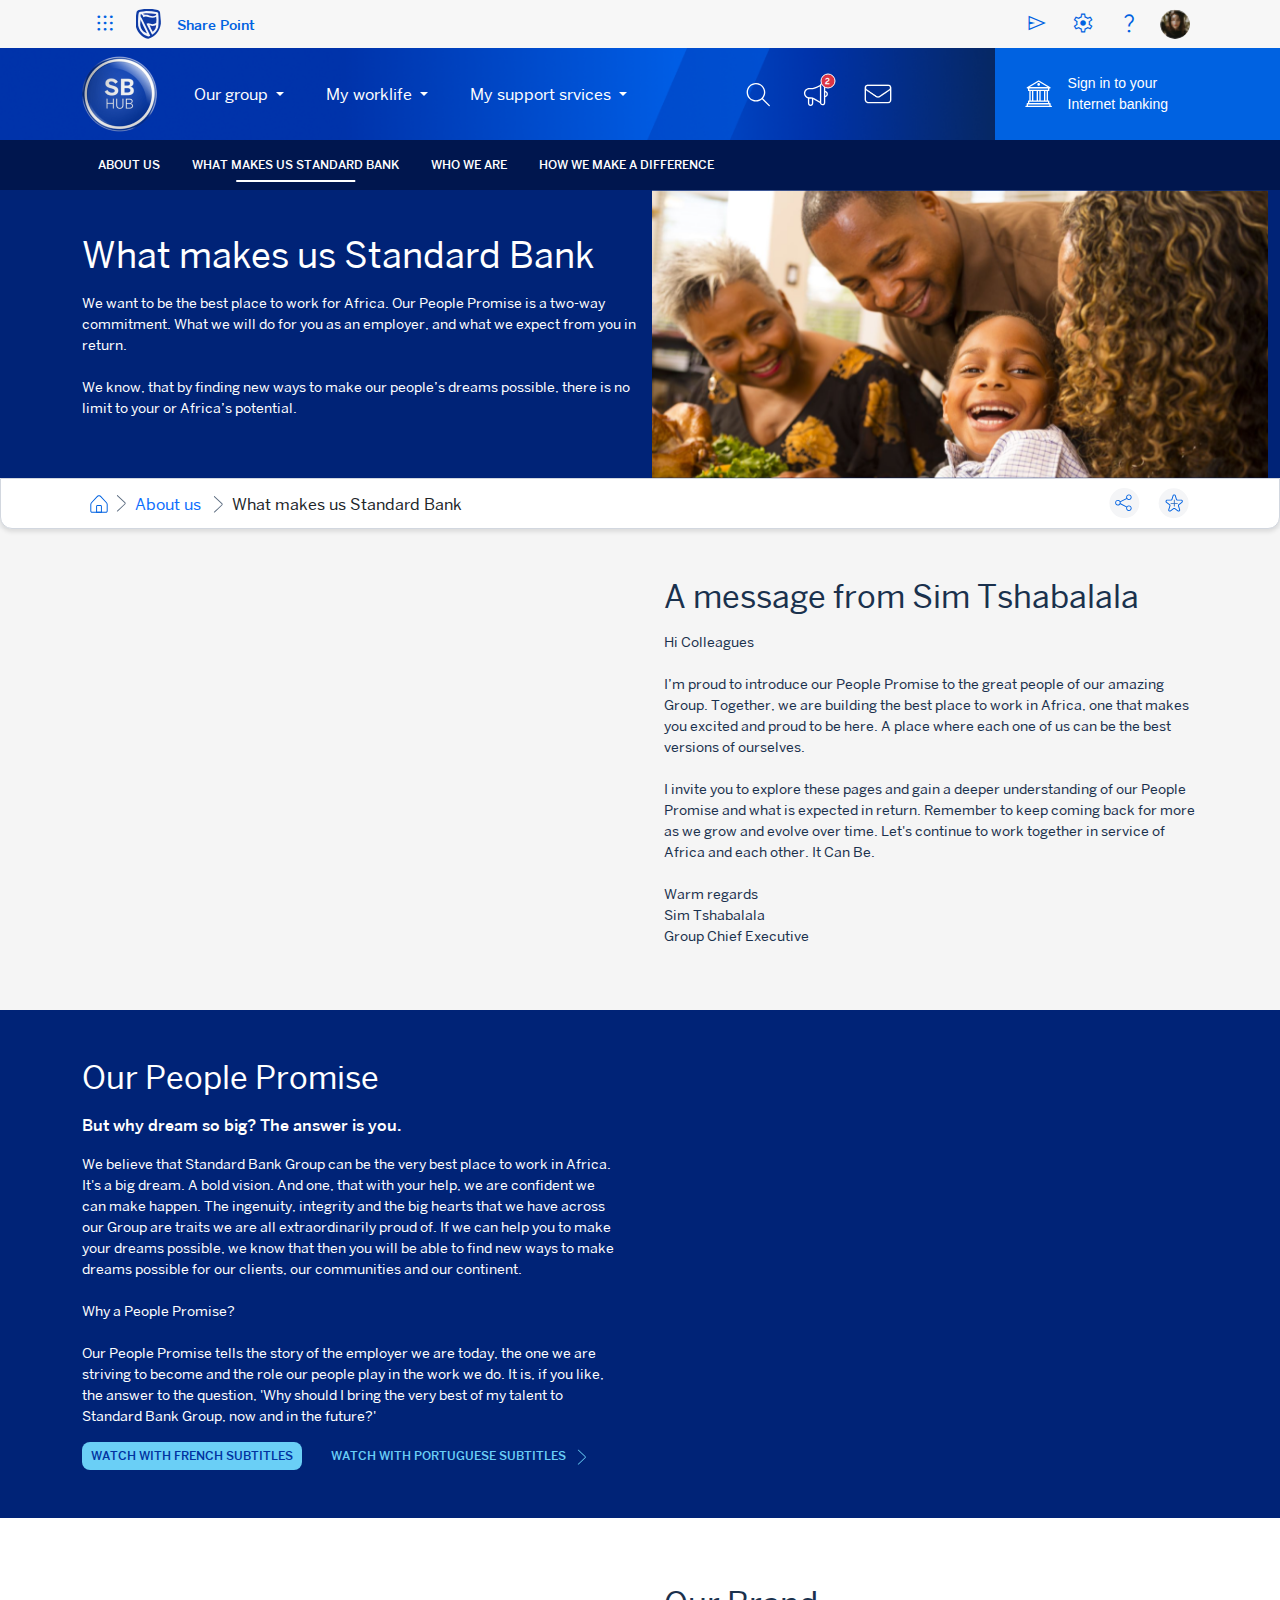
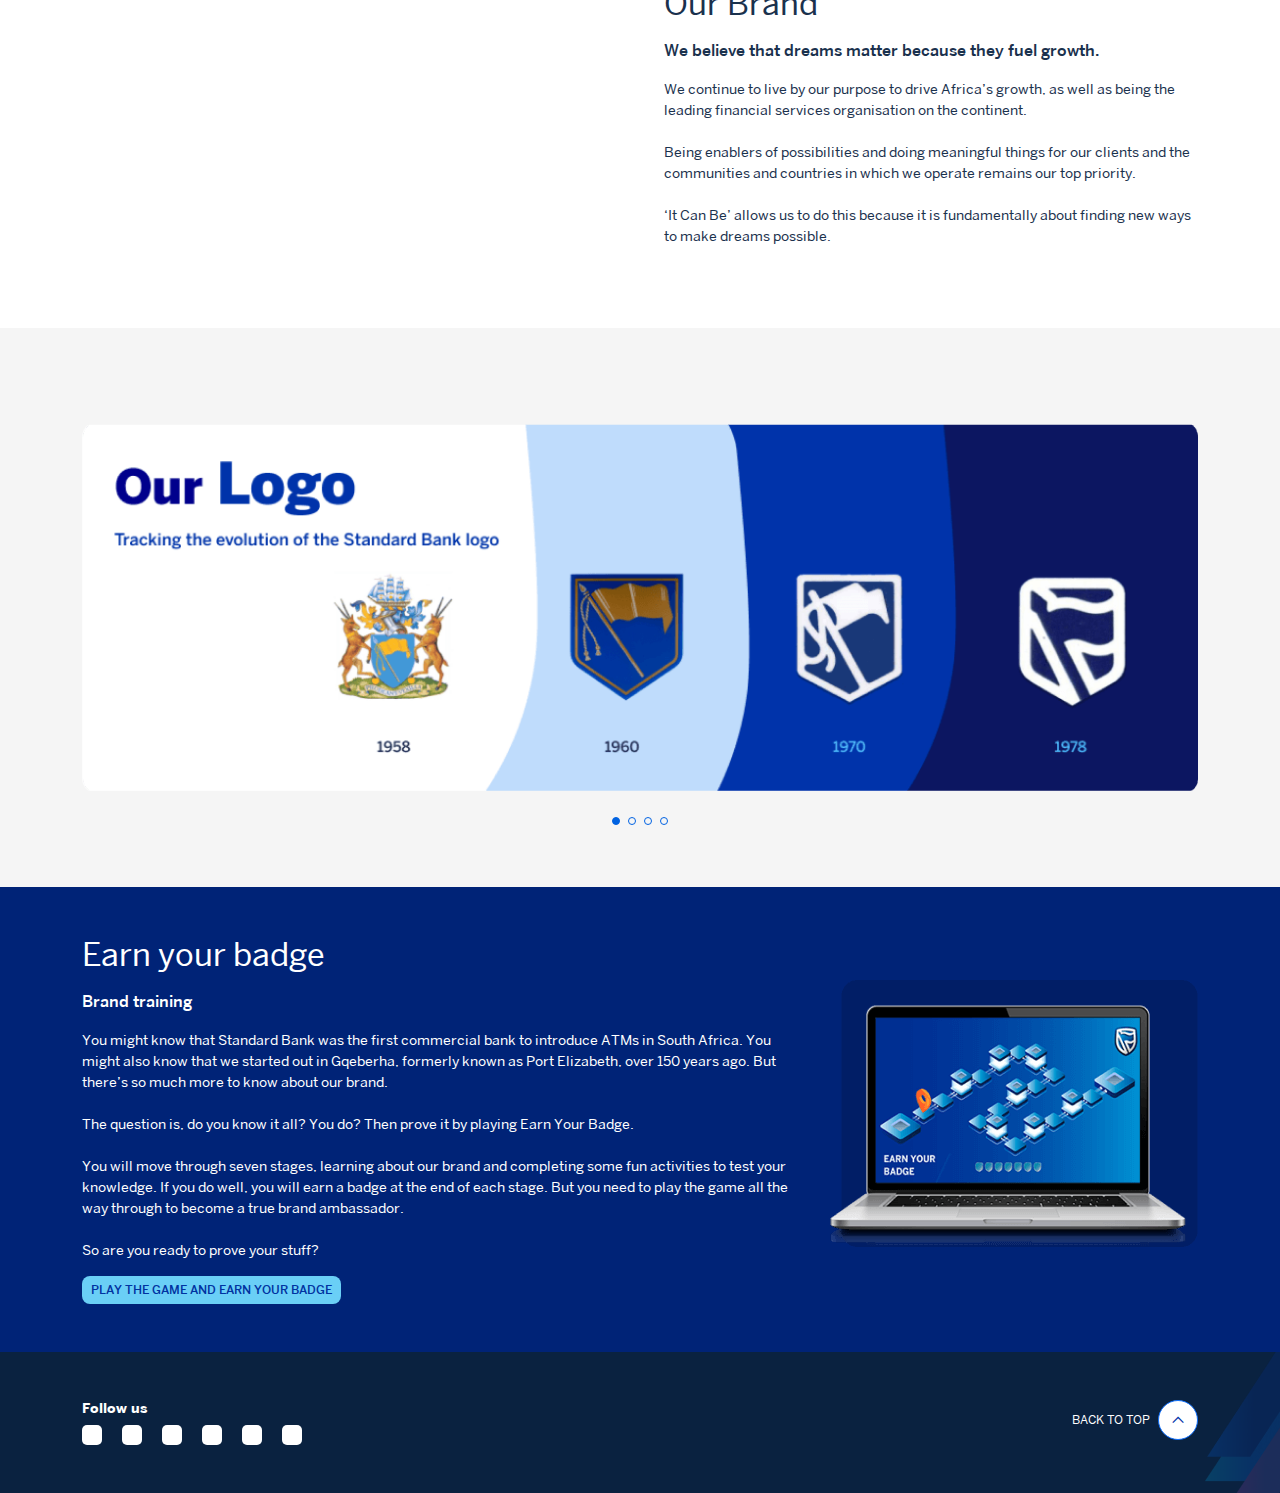
<file: about-us-what-makes-us-standard-bank.html>
<!DOCTYPE html>
<html lang="en">

<head>
    <meta charset="UTF-8" />
    <meta http-equiv="X-UA-Compatible" content="IE=edge" />
    <meta name="viewport" content="width=device-width, initial-scale=1.0" />
    <title>SBH 2 About us | What makes us Standard Bank</title>
    <link rel="icon" type="image/x-icon" href="assets/images/logo/logo-shield.svg">
    <link rel="stylesheet" href="https://fonts.googleapis.com/css2?family=Material+Symbols+Outlined:opsz,wght,FILL,GRAD@48,300,0,0" />
    <link rel="stylesheet" href="https://cdnjs.cloudflare.com/ajax/libs/font-awesome/6.2.1/css/all.min.css" integrity="sha512-MV7K8+y+gLIBoVD59lQIYicR65iaqukzvf/nwasF0nqhPay5w/9lJmVM2hMDcnK1OnMGCdVK+iQrJ7lzPJQd1w==" crossorigin="anonymous" referrerpolicy="no-referrer" />
    <!-- Link Swiper's CSS -->
    <link rel="stylesheet" href="https://cdn.jsdelivr.net/npm/swiper/swiper-bundle.min.css" />
    <link href="assets/vendor/bootstrap/css/bootstrap.min.css" rel="stylesheet">
    <link rel="stylesheet" href="assets/css/style.css" />
</head>

<body>
    <!-- ##### header start ##### -->
    <header>
        <nav class="navbar navbar-expand navbar-top py-0" style="background-color: #f7f7f7;">
            <div class="container">
                <ul class="navbar-nav align-items-center">
                    <li class="nav-item">
                        <a class="nav-link" href="#">
                            <span class="material-symbols-outlined"> apps</span>
                        </a>
                    </li>
                    <li class="nav-item">
                        <a class="nav-link" href="#"><img src="assets/images/logo/logo-shield.svg" alt="shield" class="img-fluid shield" style="width: 25px;"></a>
                    </li>
                    <li class="nav-item d-lg-block d-none">
                        <a class="nav-link" href="#">Share Point</a>
                    </li>
                </ul>
                <ul class="navbar-nav align-items-center">
                    <li class="nav-item">
                        <a class="nav-link" href="#">
                            <span class="material-symbols-outlined"> send </span>
                        </a>
                    </li>
                    <li class="nav-item">
                        <a class="nav-link" href="#">
                            <span class="material-symbols-outlined"> settings </span>
                        </a>
                    </li>
                    <li class="nav-item">
                        <a class="nav-link" href="#">
                            <span class="material-symbols-outlined"> question_mark </span>
                        </a>
                    </li>
                    <li class="nav-item">
                        <a class="nav-link" href="#">
                            <img src="assets/images/header/avatar.png" alt="user" class="img-fluid user-avatar">
                        </a>
                    </li>
                </ul>
            </div>
        </nav>

        <div class="main-header">
            <div class="container">
                <nav class="navbar navbar-expand-xl py-xl-0">

                    <a class="navbar-brand" href="#">
                        <img src="assets/images/header/logo.png" alt="logo">
                    </a>

                    <div class="d-flex d-xl-none">
                        <div class="menu_icons">
                            <div class="search for_icons_margin position-relative">
                                <button class="icon" style="cursor: pointer; border: transparent; background-color: transparent;">

                                    <svg class="menu-icons-svg" width="24" height="25" viewBox="0 0 24 25" fill="none" xmlns="http://www.w3.org/2000/svg">
                                        <path fill-rule="evenodd" clip-rule="evenodd" d="M9.95833 0.943481C4.80368 0.943481 0.625 5.12216 0.625 10.2768C0.625 15.4315 4.80368 19.6101 9.95833 19.6101C12.2995 19.6101 14.4393 18.7482 16.0777 17.3243C16.0999 17.3562 16.1252 17.3865 16.1536 17.4149L22.8203 24.0816C23.0806 24.3419 23.5027 24.3419 23.7631 24.0816C24.0234 23.8212 24.0234 23.3991 23.7631 23.1387L17.0964 16.4721C17.068 16.4437 17.0377 16.4184 17.0058 16.3962C18.4297 14.7577 19.2917 12.6179 19.2917 10.2768C19.2917 5.12216 15.113 0.943481 9.95833 0.943481ZM1.95833 10.2768C1.95833 5.85854 5.54006 2.27681 9.95833 2.27681C14.3766 2.27681 17.9583 5.85854 17.9583 10.2768C17.9583 14.6951 14.3766 18.2768 9.95833 18.2768C5.54006 18.2768 1.95833 14.6951 1.95833 10.2768Z" fill="white" />
                                    </svg>

                                </button>
                                <div class="input-box position-absolute top-50 translate-middle-y d-none">
                                    <div class="position-relative">
                                        <input type="text" class="form-control border-blue" placeholder="What are you looking for?" style="padding-left: 30px; padding-right: 30px;">
                                        <svg class="img-fluid position-absolute top-50 translate-middle-y" width="16" height="16" viewBox="0 0 16 16" fill="none" xmlns="http://www.w3.org/2000/svg" style="left: 10px;">
                                            <path d="M15.873 13.9918L12.4424 10.5339C12.2481 10.3398 11.9979 10.2115 11.7269 10.1669C11.456 10.1222 11.1779 10.1635 10.9316 10.285L10.185 9.52939C11.0773 8.4842 11.5632 7.15244 11.5537 5.77808C11.5537 4.63529 11.2149 3.51815 10.5801 2.56795C9.94534 1.61775 9.04312 0.877162 7.98754 0.439833C6.93196 0.00250354 5.77043 -0.111922 4.64983 0.111027C3.52924 0.333975 2.4999 0.884284 1.692 1.69236C0.884094 2.50044 0.333903 3.53 0.111003 4.65083C-0.111898 5.77167 0.00250304 6.93345 0.439738 7.98926C0.876973 9.04506 1.61741 9.94748 2.5674 10.5824C3.5174 11.2173 4.63429 11.5562 5.77684 11.5562C7.15432 11.5583 8.4862 11.0627 9.52734 10.1605L10.2828 10.9072C10.1614 11.1536 10.1201 11.4318 10.1647 11.7028C10.2093 11.9738 10.3376 12.224 10.5316 12.4184L13.9888 15.8764C14.073 15.9558 14.1842 16 14.2999 16C14.4156 16 14.5268 15.9558 14.611 15.8764L15.873 14.6141C15.9544 14.531 16 14.4193 16 14.303C16 14.1866 15.9544 14.0749 15.873 13.9918ZM5.77684 10.6672C4.81007 10.6672 3.865 10.3805 3.06116 9.84326C2.25732 9.30603 1.6308 8.54245 1.26083 7.64908C0.890863 6.7557 0.794062 5.77266 0.98267 4.82426C1.17128 3.87586 1.63682 3.00469 2.32044 2.32094C3.00405 1.63718 3.87502 1.17153 4.82322 0.982881C5.77142 0.794233 6.75425 0.891054 7.64743 1.2611C8.54061 1.63115 9.30403 2.2578 9.84114 3.06182C10.3783 3.86583 10.6649 4.8111 10.6649 5.77808C10.6626 7.07404 10.1468 8.31625 9.23065 9.23263C8.31446 10.149 7.07252 10.6649 5.77684 10.6672ZM14.2999 14.9341L11.1626 11.7873C11.1201 11.7474 11.0862 11.6992 11.0631 11.6457C11.0399 11.5922 11.028 11.5345 11.028 11.4762C11.028 11.4178 11.0399 11.3602 11.0631 11.3066C11.0862 11.2531 11.1201 11.2049 11.1626 11.165C11.2025 11.1225 11.2507 11.0886 11.3042 11.0655C11.3577 11.0423 11.4154 11.0303 11.4737 11.0303C11.532 11.0303 11.5897 11.0423 11.6432 11.0655C11.6967 11.0886 11.7449 11.1225 11.7848 11.165L14.9309 14.303L14.2999 14.9341Z" fill="url(#paint0_linear_127_23113)" />
                                            <defs>
                                                <linearGradient id="paint0_linear_127_23113" x1="-8" y1="8" x2="8" y2="24" gradientUnits="userSpaceOnUse">
                                                    <stop stop-color="#0033A1" />
                                                    <stop offset="1" stop-color="#1F59D8" />
                                                </linearGradient>
                                            </defs>
                                        </svg>
                                        <svg id="search-close-button" width="18" height="18" viewBox="0 0 18 18" fill="none" xmlns="http://www.w3.org/2000/svg" class="img-fluid position-absolute top-50 translate-middle-y" style="right: 10px">
                                            <path fill-rule="evenodd" clip-rule="evenodd" d="M9.0013 0.666504C4.39893 0.666504 0.667969 4.39746 0.667969 8.99984C0.667969 13.6022 4.39893 17.3332 9.0013 17.3332C13.6037 17.3332 17.3346 13.6022 17.3346 8.99984C17.3346 4.39746 13.6037 0.666504 9.0013 0.666504ZM5.9626 5.37188C5.79988 5.20916 5.53606 5.20916 5.37334 5.37188C5.21062 5.53459 5.21062 5.79841 5.37334 5.96113L8.41205 8.99984L5.37334 12.0385C5.21062 12.2013 5.21062 12.4651 5.37334 12.6278C5.53606 12.7905 5.79988 12.7905 5.9626 12.6278L9.0013 9.58909L12.04 12.6278C12.2027 12.7905 12.4665 12.7905 12.6293 12.6278C12.792 12.4651 12.792 12.2013 12.6293 12.0385L9.59056 8.99984L12.6293 5.96113C12.792 5.79841 12.792 5.53459 12.6293 5.37188C12.4665 5.20916 12.2027 5.20916 12.04 5.37188L9.0013 8.41058L5.9626 5.37188Z" fill="#00BFFF" />
                                        </svg>

                                    </div>
                                </div>
                            </div>
                            <div class="notifications for_icons_margin">

                                <div class="position-relative">
                                    <svg class="menu-icons-svg" width="25" height="25" viewBox="0 0 25 25" fill="none" xmlns="http://www.w3.org/2000/svg">
                                        <path fill-rule="evenodd" clip-rule="evenodd" d="M19.5793 0.693481C18.2526 0.693481 17.1522 1.66225 16.947 2.93095L13.9838 4.41253L10.4425 5.67727C9.79486 5.90858 9.11224 6.02681 8.42451 6.02681H6.24593C3.30041 6.02681 0.912598 8.41463 0.912598 11.3601C0.912598 13.8453 2.61229 15.9334 4.9126 16.5255V21.3601C4.9126 22.8329 6.10651 24.0268 7.57926 24.0268C9.05202 24.0268 10.2459 22.8329 10.2459 21.3601V17.2162C10.4053 17.2901 10.5615 17.3716 10.7139 17.4605L16.9424 21.0938C17.1356 22.3767 18.2426 23.3601 19.5793 23.3601C21.052 23.3601 22.2459 22.1662 22.2459 20.6935V15.2935C23.7674 14.9846 24.9126 13.6395 24.9126 12.0268C24.9126 10.4142 23.7674 9.06901 22.2459 8.76016V3.36015C22.2459 1.88739 21.052 0.693481 19.5793 0.693481ZM22.2459 13.913C23.0227 13.6385 23.5793 12.8976 23.5793 12.0268C23.5793 11.156 23.0227 10.4152 22.2459 10.1406V13.913ZM19.5793 22.0268C18.8429 22.0268 18.2459 21.4299 18.2459 20.6935V3.36015C18.2459 2.62377 18.8429 2.02681 19.5793 2.02681C20.3156 2.02681 20.9126 2.62377 20.9126 3.36015V20.6935C20.9126 21.4299 20.3156 22.0268 19.5793 22.0268ZM14.5441 5.6231L16.9126 4.43884V19.5328L11.3858 16.3088C10.3207 15.6875 9.10978 15.3601 7.87675 15.3601H6.24593C4.03679 15.3601 2.24593 13.5693 2.24593 11.3601C2.24593 9.15101 4.03679 7.36015 6.24593 7.36015H8.42451C9.26507 7.36015 10.0994 7.21563 10.891 6.93292L14.4702 5.65464C14.4954 5.64562 14.5201 5.63509 14.5441 5.6231ZM7.57926 22.6935C6.84288 22.6935 6.24593 22.0965 6.24593 21.3601V16.6935H7.87675C8.22565 16.6935 8.57236 16.7259 8.9126 16.7896V21.3601C8.9126 22.0965 8.31564 22.6935 7.57926 22.6935Z" fill="white" />
                                    </svg>
                                    <span class="position-absolute top-0 start-100 translate-middle d-block bg-danger text-white d-flex align-items-center justify-content-center rounded-pill" style="font-size: 8px; width: 15px; height: 15px;border: 1px solid #fff;"><strong>2</strong></span>
                                </div>

                                <div class="notification_list">
                                    <div class="notofication_head">
                                        <h2>notifications</h2>
                                        <i class="fa-solid fa-x"></i>
                                    </div>
                                    <div class="notification_item for_dot">
                                        <div class="notification_item_left">
                                            <span class="notification-number">1.</span>
                                        </div>
                                        <div class="notification_item_right">
                                            <a href="#">Alert notification title will be displayed here.</a>
                                            <p><svg width="15" height="15" viewBox="0 0 15 15" fill="none" xmlns="http://www.w3.org/2000/svg">
                                                    <path fill-rule="evenodd" clip-rule="evenodd" d="M7.69416 2.25C4.93207 2.25 2.66641 4.39608 2.46399 7.10742L1.77566 6.4185C1.66132 6.30475 1.47699 6.30475 1.36266 6.4185C1.24891 6.53283 1.24891 6.71717 1.36266 6.8315L2.52932 7.99817C2.58649 8.05475 2.66116 8.08333 2.73582 8.08333C2.81049 8.08333 2.88516 8.05475 2.94232 7.99817L4.10899 6.8315C4.22274 6.71717 4.22274 6.53283 4.10899 6.4185C3.99466 6.30475 3.81032 6.30475 3.69599 6.4185L3.04966 7.06542C3.26957 4.69533 5.26749 2.83333 7.69416 2.83333C10.2672 2.83333 12.3608 4.92692 12.3608 7.5C12.3608 10.0731 10.2672 12.1667 7.69416 12.1667C6.44466 12.1667 5.27099 11.6796 4.38841 10.7941C4.27874 10.6838 4.17432 10.5677 4.07574 10.4476C3.97366 10.3227 3.79049 10.3047 3.66507 10.4067C3.54082 10.5088 3.52274 10.6926 3.62424 10.8174C3.73566 10.9522 3.85232 11.0822 3.97541 11.2059C4.96766 12.2017 6.28832 12.75 7.69416 12.75C10.5892 12.75 12.9442 10.3945 12.9442 7.5C12.9442 4.6055 10.5892 2.25 7.69416 2.25M7.69416 4.875V7.42417L9.30591 9.03592C9.41966 9.14967 9.41966 9.33458 9.30591 9.44833C9.24874 9.5055 9.17407 9.5335 9.09941 9.5335C9.02474 9.5335 8.95007 9.5055 8.89349 9.44833L7.19599 7.75142C7.14174 7.69658 7.11082 7.6225 7.11082 7.54492V4.875C7.11082 4.714 7.24149 4.58333 7.40249 4.58333C7.56349 4.58333 7.69416 4.714 7.69416 4.875" fill="#767676" />
                                                    <mask id="mask0_127_21738" style="mask-type:luminance" maskUnits="userSpaceOnUse" x="1" y="2" width="12" height="11">
                                                        <path fill-rule="evenodd" clip-rule="evenodd" d="M7.69416 2.25C4.93207 2.25 2.66641 4.39608 2.46399 7.10742L1.77566 6.4185C1.66132 6.30475 1.47699 6.30475 1.36266 6.4185C1.24891 6.53283 1.24891 6.71717 1.36266 6.8315L2.52932 7.99817C2.58649 8.05475 2.66116 8.08333 2.73582 8.08333C2.81049 8.08333 2.88516 8.05475 2.94232 7.99817L4.10899 6.8315C4.22274 6.71717 4.22274 6.53283 4.10899 6.4185C3.99466 6.30475 3.81032 6.30475 3.69599 6.4185L3.04966 7.06542C3.26957 4.69533 5.26749 2.83333 7.69416 2.83333C10.2672 2.83333 12.3608 4.92692 12.3608 7.5C12.3608 10.0731 10.2672 12.1667 7.69416 12.1667C6.44466 12.1667 5.27099 11.6796 4.38841 10.7941C4.27874 10.6838 4.17432 10.5677 4.07574 10.4476C3.97366 10.3227 3.79049 10.3047 3.66507 10.4067C3.54082 10.5088 3.52274 10.6926 3.62424 10.8174C3.73566 10.9522 3.85232 11.0822 3.97541 11.2059C4.96766 12.2017 6.28832 12.75 7.69416 12.75C10.5892 12.75 12.9442 10.3945 12.9442 7.5C12.9442 4.6055 10.5892 2.25 7.69416 2.25M7.69416 4.875V7.42417L9.30591 9.03592C9.41966 9.14967 9.41966 9.33458 9.30591 9.44833C9.24874 9.5055 9.17407 9.5335 9.09941 9.5335C9.02474 9.5335 8.95007 9.5055 8.89349 9.44833L7.19599 7.75142C7.14174 7.69658 7.11082 7.6225 7.11082 7.54492V4.875C7.11082 4.714 7.24149 4.58333 7.40249 4.58333C7.56349 4.58333 7.69416 4.714 7.69416 4.875" fill="white" />
                                                    </mask>
                                                    <g mask="url(#mask0_127_21738)">
                                                        <rect x="1.27734" y="0.5" width="14" height="14" fill="#0033AA" />
                                                    </g>
                                                </svg>
                                                5 min ago</p>
                                        </div>
                                    </div>
                                    <div class="notification_item for_dot">
                                        <div class="notification_item_left">
                                            <span class="notification-number">2.</span>
                                        </div>
                                        <div class="notification_item_right">
                                            <a href="#">Reminder notification title will be displayed…</a>
                                            <p><svg width="15" height="15" viewBox="0 0 15 15" fill="none" xmlns="http://www.w3.org/2000/svg">
                                                    <path fill-rule="evenodd" clip-rule="evenodd" d="M7.69416 2.25C4.93207 2.25 2.66641 4.39608 2.46399 7.10742L1.77566 6.4185C1.66132 6.30475 1.47699 6.30475 1.36266 6.4185C1.24891 6.53283 1.24891 6.71717 1.36266 6.8315L2.52932 7.99817C2.58649 8.05475 2.66116 8.08333 2.73582 8.08333C2.81049 8.08333 2.88516 8.05475 2.94232 7.99817L4.10899 6.8315C4.22274 6.71717 4.22274 6.53283 4.10899 6.4185C3.99466 6.30475 3.81032 6.30475 3.69599 6.4185L3.04966 7.06542C3.26957 4.69533 5.26749 2.83333 7.69416 2.83333C10.2672 2.83333 12.3608 4.92692 12.3608 7.5C12.3608 10.0731 10.2672 12.1667 7.69416 12.1667C6.44466 12.1667 5.27099 11.6796 4.38841 10.7941C4.27874 10.6838 4.17432 10.5677 4.07574 10.4476C3.97366 10.3227 3.79049 10.3047 3.66507 10.4067C3.54082 10.5088 3.52274 10.6926 3.62424 10.8174C3.73566 10.9522 3.85232 11.0822 3.97541 11.2059C4.96766 12.2017 6.28832 12.75 7.69416 12.75C10.5892 12.75 12.9442 10.3945 12.9442 7.5C12.9442 4.6055 10.5892 2.25 7.69416 2.25M7.69416 4.875V7.42417L9.30591 9.03592C9.41966 9.14967 9.41966 9.33458 9.30591 9.44833C9.24874 9.5055 9.17407 9.5335 9.09941 9.5335C9.02474 9.5335 8.95007 9.5055 8.89349 9.44833L7.19599 7.75142C7.14174 7.69658 7.11082 7.6225 7.11082 7.54492V4.875C7.11082 4.714 7.24149 4.58333 7.40249 4.58333C7.56349 4.58333 7.69416 4.714 7.69416 4.875" fill="#767676" />
                                                    <mask id="mask0_127_21738" style="mask-type:luminance" maskUnits="userSpaceOnUse" x="1" y="2" width="12" height="11">
                                                        <path fill-rule="evenodd" clip-rule="evenodd" d="M7.69416 2.25C4.93207 2.25 2.66641 4.39608 2.46399 7.10742L1.77566 6.4185C1.66132 6.30475 1.47699 6.30475 1.36266 6.4185C1.24891 6.53283 1.24891 6.71717 1.36266 6.8315L2.52932 7.99817C2.58649 8.05475 2.66116 8.08333 2.73582 8.08333C2.81049 8.08333 2.88516 8.05475 2.94232 7.99817L4.10899 6.8315C4.22274 6.71717 4.22274 6.53283 4.10899 6.4185C3.99466 6.30475 3.81032 6.30475 3.69599 6.4185L3.04966 7.06542C3.26957 4.69533 5.26749 2.83333 7.69416 2.83333C10.2672 2.83333 12.3608 4.92692 12.3608 7.5C12.3608 10.0731 10.2672 12.1667 7.69416 12.1667C6.44466 12.1667 5.27099 11.6796 4.38841 10.7941C4.27874 10.6838 4.17432 10.5677 4.07574 10.4476C3.97366 10.3227 3.79049 10.3047 3.66507 10.4067C3.54082 10.5088 3.52274 10.6926 3.62424 10.8174C3.73566 10.9522 3.85232 11.0822 3.97541 11.2059C4.96766 12.2017 6.28832 12.75 7.69416 12.75C10.5892 12.75 12.9442 10.3945 12.9442 7.5C12.9442 4.6055 10.5892 2.25 7.69416 2.25M7.69416 4.875V7.42417L9.30591 9.03592C9.41966 9.14967 9.41966 9.33458 9.30591 9.44833C9.24874 9.5055 9.17407 9.5335 9.09941 9.5335C9.02474 9.5335 8.95007 9.5055 8.89349 9.44833L7.19599 7.75142C7.14174 7.69658 7.11082 7.6225 7.11082 7.54492V4.875C7.11082 4.714 7.24149 4.58333 7.40249 4.58333C7.56349 4.58333 7.69416 4.714 7.69416 4.875" fill="white" />
                                                    </mask>
                                                    <g mask="url(#mask0_127_21738)">
                                                        <rect x="1.27734" y="0.5" width="14" height="14" fill="#0033AA" />
                                                    </g>
                                                </svg>
                                                6 hours ago</p>
                                        </div>
                                    </div>
                                    <div class="notification_item">
                                        <div class="notification_item_left">
                                            <span class="notification-number">3.</span>
                                        </div>
                                        <div class="notification_item_right">
                                            <a href="#">Announcement notification title will…</a>
                                            <p><svg width="15" height="15" viewBox="0 0 15 15" fill="none" xmlns="http://www.w3.org/2000/svg">
                                                    <path fill-rule="evenodd" clip-rule="evenodd" d="M7.69416 2.25C4.93207 2.25 2.66641 4.39608 2.46399 7.10742L1.77566 6.4185C1.66132 6.30475 1.47699 6.30475 1.36266 6.4185C1.24891 6.53283 1.24891 6.71717 1.36266 6.8315L2.52932 7.99817C2.58649 8.05475 2.66116 8.08333 2.73582 8.08333C2.81049 8.08333 2.88516 8.05475 2.94232 7.99817L4.10899 6.8315C4.22274 6.71717 4.22274 6.53283 4.10899 6.4185C3.99466 6.30475 3.81032 6.30475 3.69599 6.4185L3.04966 7.06542C3.26957 4.69533 5.26749 2.83333 7.69416 2.83333C10.2672 2.83333 12.3608 4.92692 12.3608 7.5C12.3608 10.0731 10.2672 12.1667 7.69416 12.1667C6.44466 12.1667 5.27099 11.6796 4.38841 10.7941C4.27874 10.6838 4.17432 10.5677 4.07574 10.4476C3.97366 10.3227 3.79049 10.3047 3.66507 10.4067C3.54082 10.5088 3.52274 10.6926 3.62424 10.8174C3.73566 10.9522 3.85232 11.0822 3.97541 11.2059C4.96766 12.2017 6.28832 12.75 7.69416 12.75C10.5892 12.75 12.9442 10.3945 12.9442 7.5C12.9442 4.6055 10.5892 2.25 7.69416 2.25M7.69416 4.875V7.42417L9.30591 9.03592C9.41966 9.14967 9.41966 9.33458 9.30591 9.44833C9.24874 9.5055 9.17407 9.5335 9.09941 9.5335C9.02474 9.5335 8.95007 9.5055 8.89349 9.44833L7.19599 7.75142C7.14174 7.69658 7.11082 7.6225 7.11082 7.54492V4.875C7.11082 4.714 7.24149 4.58333 7.40249 4.58333C7.56349 4.58333 7.69416 4.714 7.69416 4.875" fill="#767676" />
                                                    <mask id="mask0_127_21738" style="mask-type:luminance" maskUnits="userSpaceOnUse" x="1" y="2" width="12" height="11">
                                                        <path fill-rule="evenodd" clip-rule="evenodd" d="M7.69416 2.25C4.93207 2.25 2.66641 4.39608 2.46399 7.10742L1.77566 6.4185C1.66132 6.30475 1.47699 6.30475 1.36266 6.4185C1.24891 6.53283 1.24891 6.71717 1.36266 6.8315L2.52932 7.99817C2.58649 8.05475 2.66116 8.08333 2.73582 8.08333C2.81049 8.08333 2.88516 8.05475 2.94232 7.99817L4.10899 6.8315C4.22274 6.71717 4.22274 6.53283 4.10899 6.4185C3.99466 6.30475 3.81032 6.30475 3.69599 6.4185L3.04966 7.06542C3.26957 4.69533 5.26749 2.83333 7.69416 2.83333C10.2672 2.83333 12.3608 4.92692 12.3608 7.5C12.3608 10.0731 10.2672 12.1667 7.69416 12.1667C6.44466 12.1667 5.27099 11.6796 4.38841 10.7941C4.27874 10.6838 4.17432 10.5677 4.07574 10.4476C3.97366 10.3227 3.79049 10.3047 3.66507 10.4067C3.54082 10.5088 3.52274 10.6926 3.62424 10.8174C3.73566 10.9522 3.85232 11.0822 3.97541 11.2059C4.96766 12.2017 6.28832 12.75 7.69416 12.75C10.5892 12.75 12.9442 10.3945 12.9442 7.5C12.9442 4.6055 10.5892 2.25 7.69416 2.25M7.69416 4.875V7.42417L9.30591 9.03592C9.41966 9.14967 9.41966 9.33458 9.30591 9.44833C9.24874 9.5055 9.17407 9.5335 9.09941 9.5335C9.02474 9.5335 8.95007 9.5055 8.89349 9.44833L7.19599 7.75142C7.14174 7.69658 7.11082 7.6225 7.11082 7.54492V4.875C7.11082 4.714 7.24149 4.58333 7.40249 4.58333C7.56349 4.58333 7.69416 4.714 7.69416 4.875" fill="white" />
                                                    </mask>
                                                    <g mask="url(#mask0_127_21738)">
                                                        <rect x="1.27734" y="0.5" width="14" height="14" fill="#0033AA" />
                                                    </g>
                                                </svg>
                                                2 days ago</p>
                                        </div>
                                    </div>
                                    <div class="notification_item">
                                        <div class="notification_item_left">
                                            <span class="notification-number">4.</span>
                                        </div>
                                        <div class="notification_item_right">
                                            <a href="#">Operation notification title will be displayed…</a>
                                            <p><svg width="15" height="15" viewBox="0 0 15 15" fill="none" xmlns="http://www.w3.org/2000/svg">
                                                    <path fill-rule="evenodd" clip-rule="evenodd" d="M7.69416 2.25C4.93207 2.25 2.66641 4.39608 2.46399 7.10742L1.77566 6.4185C1.66132 6.30475 1.47699 6.30475 1.36266 6.4185C1.24891 6.53283 1.24891 6.71717 1.36266 6.8315L2.52932 7.99817C2.58649 8.05475 2.66116 8.08333 2.73582 8.08333C2.81049 8.08333 2.88516 8.05475 2.94232 7.99817L4.10899 6.8315C4.22274 6.71717 4.22274 6.53283 4.10899 6.4185C3.99466 6.30475 3.81032 6.30475 3.69599 6.4185L3.04966 7.06542C3.26957 4.69533 5.26749 2.83333 7.69416 2.83333C10.2672 2.83333 12.3608 4.92692 12.3608 7.5C12.3608 10.0731 10.2672 12.1667 7.69416 12.1667C6.44466 12.1667 5.27099 11.6796 4.38841 10.7941C4.27874 10.6838 4.17432 10.5677 4.07574 10.4476C3.97366 10.3227 3.79049 10.3047 3.66507 10.4067C3.54082 10.5088 3.52274 10.6926 3.62424 10.8174C3.73566 10.9522 3.85232 11.0822 3.97541 11.2059C4.96766 12.2017 6.28832 12.75 7.69416 12.75C10.5892 12.75 12.9442 10.3945 12.9442 7.5C12.9442 4.6055 10.5892 2.25 7.69416 2.25M7.69416 4.875V7.42417L9.30591 9.03592C9.41966 9.14967 9.41966 9.33458 9.30591 9.44833C9.24874 9.5055 9.17407 9.5335 9.09941 9.5335C9.02474 9.5335 8.95007 9.5055 8.89349 9.44833L7.19599 7.75142C7.14174 7.69658 7.11082 7.6225 7.11082 7.54492V4.875C7.11082 4.714 7.24149 4.58333 7.40249 4.58333C7.56349 4.58333 7.69416 4.714 7.69416 4.875" fill="#767676" />
                                                    <mask id="mask0_127_21738" style="mask-type:luminance" maskUnits="userSpaceOnUse" x="1" y="2" width="12" height="11">
                                                        <path fill-rule="evenodd" clip-rule="evenodd" d="M7.69416 2.25C4.93207 2.25 2.66641 4.39608 2.46399 7.10742L1.77566 6.4185C1.66132 6.30475 1.47699 6.30475 1.36266 6.4185C1.24891 6.53283 1.24891 6.71717 1.36266 6.8315L2.52932 7.99817C2.58649 8.05475 2.66116 8.08333 2.73582 8.08333C2.81049 8.08333 2.88516 8.05475 2.94232 7.99817L4.10899 6.8315C4.22274 6.71717 4.22274 6.53283 4.10899 6.4185C3.99466 6.30475 3.81032 6.30475 3.69599 6.4185L3.04966 7.06542C3.26957 4.69533 5.26749 2.83333 7.69416 2.83333C10.2672 2.83333 12.3608 4.92692 12.3608 7.5C12.3608 10.0731 10.2672 12.1667 7.69416 12.1667C6.44466 12.1667 5.27099 11.6796 4.38841 10.7941C4.27874 10.6838 4.17432 10.5677 4.07574 10.4476C3.97366 10.3227 3.79049 10.3047 3.66507 10.4067C3.54082 10.5088 3.52274 10.6926 3.62424 10.8174C3.73566 10.9522 3.85232 11.0822 3.97541 11.2059C4.96766 12.2017 6.28832 12.75 7.69416 12.75C10.5892 12.75 12.9442 10.3945 12.9442 7.5C12.9442 4.6055 10.5892 2.25 7.69416 2.25M7.69416 4.875V7.42417L9.30591 9.03592C9.41966 9.14967 9.41966 9.33458 9.30591 9.44833C9.24874 9.5055 9.17407 9.5335 9.09941 9.5335C9.02474 9.5335 8.95007 9.5055 8.89349 9.44833L7.19599 7.75142C7.14174 7.69658 7.11082 7.6225 7.11082 7.54492V4.875C7.11082 4.714 7.24149 4.58333 7.40249 4.58333C7.56349 4.58333 7.69416 4.714 7.69416 4.875" fill="white" />
                                                    </mask>
                                                    <g mask="url(#mask0_127_21738)">
                                                        <rect x="1.27734" y="0.5" width="14" height="14" fill="#0033AA" />
                                                    </g>
                                                </svg>
                                                3 days ago</p>
                                        </div>
                                    </div>

                                    <div class="notification_footer d-flex justify-content-between">
                                        <a href="#">mark all as read</a>
                                        <a href="#">view more</a>
                                    </div>
                                </div>
                            </div>
                            <div class="message for_icons_margin">
                                <a href="#">
                                    <svg class="menu-icons-svg" width="33" height="33" viewBox="0 0 33 33" fill="none" xmlns="http://www.w3.org/2000/svg">
                                        <path fill-rule="evenodd" clip-rule="evenodd" d="M27.1162 24.9434H7.4162C6.07486 24.9434 4.98286 23.8528 4.98286 22.5114V13.2768C5.0482 13.3301 5.09753 13.3928 5.16686 13.4434L14.8189 20.0168C15.4669 20.4581 16.2242 20.6781 16.9829 20.6781C17.7429 20.6781 18.5002 20.4581 19.1469 20.0168L28.8975 13.3768C28.9295 13.3541 28.9522 13.3208 28.9829 13.2968V23.0768C28.9829 24.1061 28.1455 24.9434 27.1162 24.9434ZM27.0535 8.94344C27.7309 8.94344 28.3562 9.31144 28.6722 9.87677C28.6749 9.88077 28.7349 9.99677 28.7362 10.0008C28.7469 10.0301 28.8082 10.1994 28.8215 10.2274C28.8762 10.3981 28.9042 10.5768 28.9042 10.7581C28.9042 11.3634 28.6122 11.9288 28.0495 12.3421L18.3975 18.9154C17.5509 19.4901 16.4162 19.4901 15.5695 18.9154L5.8642 12.3061C5.35486 11.9288 5.06286 11.3634 5.06286 10.7581C5.06286 10.5768 5.08953 10.3981 5.1442 10.2274C5.14553 10.2221 5.19353 10.0941 5.19486 10.0874C5.2082 10.0594 5.27086 9.93277 5.2802 9.90344C5.61086 9.31144 6.2362 8.94344 6.91353 8.94344H27.0535ZM30.1735 9.73544C30.1429 9.63411 30.1015 9.51144 30.0762 9.48344C30.0442 9.39411 30.0029 9.31411 29.9202 9.16477C29.3495 8.20611 28.2749 7.61011 27.1162 7.61011H27.0535H6.91353H6.85086C5.69219 7.61011 4.61753 8.20611 4.01086 9.23144C3.96686 9.30877 3.9282 9.38211 3.93486 9.38211C3.93486 9.38211 3.9362 9.38211 3.9362 9.38077C3.86553 9.51144 3.8242 9.63411 3.80153 9.71011C3.7002 10.0008 3.64953 10.3061 3.64953 10.6181V22.5114C3.64953 24.5874 5.33886 26.2768 7.41619 26.2768H27.1162C28.8802 26.2768 30.3162 24.8408 30.3162 23.0768V10.6181C30.3162 10.3061 30.2655 10.0008 30.1735 9.73544Z" fill="#767676" />
                                        <mask id="mask0_19_11132" style="mask-type:luminance" maskUnits="userSpaceOnUse" x="3" y="7" width="28" height="20">
                                            <path fill-rule="evenodd" clip-rule="evenodd" d="M27.1162 24.9434H7.4162C6.07486 24.9434 4.98286 23.8528 4.98286 22.5114V13.2768C5.0482 13.3301 5.09753 13.3928 5.16686 13.4434L14.8189 20.0168C15.4669 20.4581 16.2242 20.6781 16.9829 20.6781C17.7429 20.6781 18.5002 20.4581 19.1469 20.0168L28.8975 13.3768C28.9295 13.3541 28.9522 13.3208 28.9829 13.2968V23.0768C28.9829 24.1061 28.1455 24.9434 27.1162 24.9434ZM27.0535 8.94344C27.7309 8.94344 28.3562 9.31144 28.6722 9.87677C28.6749 9.88077 28.7349 9.99677 28.7362 10.0008C28.7469 10.0301 28.8082 10.1994 28.8215 10.2274C28.8762 10.3981 28.9042 10.5768 28.9042 10.7581C28.9042 11.3634 28.6122 11.9288 28.0495 12.3421L18.3975 18.9154C17.5509 19.4901 16.4162 19.4901 15.5695 18.9154L5.8642 12.3061C5.35486 11.9288 5.06286 11.3634 5.06286 10.7581C5.06286 10.5768 5.08953 10.3981 5.1442 10.2274C5.14553 10.2221 5.19353 10.0941 5.19486 10.0874C5.2082 10.0594 5.27086 9.93277 5.2802 9.90344C5.61086 9.31144 6.2362 8.94344 6.91353 8.94344H27.0535ZM30.1735 9.73544C30.1429 9.63411 30.1015 9.51144 30.0762 9.48344C30.0442 9.39411 30.0029 9.31411 29.9202 9.16477C29.3495 8.20611 28.2749 7.61011 27.1162 7.61011H27.0535H6.91353H6.85086C5.69219 7.61011 4.61753 8.20611 4.01086 9.23144C3.96686 9.30877 3.9282 9.38211 3.93486 9.38211C3.93486 9.38211 3.9362 9.38211 3.9362 9.38077C3.86553 9.51144 3.8242 9.63411 3.80153 9.71011C3.7002 10.0008 3.64953 10.3061 3.64953 10.6181V22.5114C3.64953 24.5874 5.33886 26.2768 7.41619 26.2768H27.1162C28.8802 26.2768 30.3162 24.8408 30.3162 23.0768V10.6181C30.3162 10.3061 30.2655 10.0008 30.1735 9.73544Z" fill="white" />
                                        </mask>
                                        <g mask="url(#mask0_19_11132)">
                                            <rect x="0.983398" y="0.943481" width="32" height="32" fill="white" />
                                        </g>
                                    </svg>

                                </a>
                            </div>
                        </div>
                    </div>

                    <button class="navbar-toggler btn border-0" type="button" data-bs-toggle="collapse" data-bs-target="#navbarTogglerDemo03" aria-controls="navbarTogglerDemo03" aria-expanded="false" aria-label="Toggle navigation">
                        <!-- <span class="navbar-toggler-icon "></span> -->
                        <i class="fa-solid fa-bars text-white fs-4"></i>
                    </button>

                    <div class="collapse navbar-collapse" id="navbarTogglerDemo03">
                        <div class="navbar-nav me-auto mb-2 mb-lg-0">
                            <div class="main_menu d-xl-flex">
                                <div class="dropdown mega_menu_dropdown">
                                    <a class="main_nav_btn dropdown-toggle" href="#" role="button" data-bs-toggle="dropdown" aria-expanded="false">
                                        Our group
                                    </a>
                                    <div class="dropdown-menu mega_menu sub_menu">
                                        <div class="row g-0">
                                            <div class="col-lg-3 h-100">
                                                <div class="mega_menu_item border-0">
                                                    <h4 class="pb-md-5"></h4>
                                                    <a href="#">About us</a>
                                                    <a href="#">Our strategy</a>
                                                    <a href="#">Our countries</a>
                                                </div>
                                            </div>
                                            <div class="col-lg-4">
                                                <div class="mega_menu_item">
                                                    <h3>Our client segments</h3>
                                                    <a href="#">bcc</a>
                                                    <a href="#">chnw</a>
                                                    <a href="#">cib</a>
                                                </div>
                                            </div>
                                            <div class="col-lg-5">
                                                <div class="mega_menu_item ">
                                                    <h3>our operations</h3>
                                                    <a href="#">Client solutions</a>
                                                    <a href="#">Corporate Functions</a>
                                                    <a href="#">Ecosystems & Partnerships</a>
                                                    <a href="#">Innovation</a>
                                                    <a href="#">Platform enablers, Data & AI</a>
                                                </div>
                                            </div>
                                        </div>
                                    </div>
                                </div>

                                <div class="dropdown mega_menu_dropdown">
                                    <a class="main_nav_btn dropdown-toggle" href="#" role="button" data-bs-toggle="dropdown" aria-expanded="false">
                                        My worklife
                                    </a>

                                    <div class="dropdown-menu mega_menu sub_menu">
                                        <div class="row g-0">
                                            <div class="col-lg-3">
                                                <div class="mega_menu_item  border-0">
                                                    <h4 class="pb-md-5"></h4>
                                                    <a href="#">my self service</a>
                                                    <a href="#">p&c service desk</a>
                                                    <a href="#">people & culture</a>
                                                </div>
                                            </div>
                                            <div class="col-lg-4">
                                                <div class="mega_menu_item">
                                                    <h3>my learning and development</h3>
                                                    <a href="#">my career & growth</a>
                                                    <a href="#">my performance</a>
                                                    <a href="#">intenal careers</a>
                                                </div>
                                            </div>
                                            <div class="col-lg-5">
                                                <div class="mega_menu_item ">
                                                    <h3>my rewards & benefits</h3>
                                                    <a href="#">my benefits</a>
                                                    <a href="#">my rewards</a>
                                                    <a href="#">recognising excelence</a>
                                                </div>
                                            </div>
                                        </div>
                                    </div>
                                </div>
                                <div class="dropdown mega_menu_dropdown">
                                    <a class="main_nav_btn dropdown-toggle" href="#" role="button" data-bs-toggle="dropdown" aria-expanded="false">
                                        My support srvices
                                    </a>

                                    <div class="dropdown-menu mega_menu sub_menu">
                                        <div class="row g-0">
                                            <div class="col-lg-3">
                                                <div class="mega_menu_item  border-0">
                                                    <h4 class="pb-md-5"></h4>
                                                    <a href="#">fraudstop</a>
                                                    <a href="#">whistleblowing</a>
                                                    <a href="#">parking & access</a>
                                                </div>
                                            </div>
                                            <div class="col-lg-4">
                                                <div class="mega_menu_item ">
                                                    <h3>technology</h3>
                                                    <a href="#">reset my password</a>
                                                    <a href="#">technology service desk</a>
                                                    <a href="#">sb app store</a>
                                                    <a href="#">working remotely</a>
                                                </div>
                                            </div>
                                            <div class="col-lg-5">
                                                <div class="mega_menu_item ">
                                                    <h3>documents & forms</h3>
                                                    <a href="#">forms</a>
                                                    <a href="#">polocoes</a>
                                                    <a href="#">gropu refrences guide</a>
                                                </div>
                                            </div>
                                        </div>
                                    </div>
                                </div>
                            </div>
                        </div>
                        <div class="d-none d-xl-flex">
                            <div class="menu_icons">
                                <div class="search for_icons_margin position-relative">
                                    <button class="icon" style="cursor: pointer; border: transparent; background-color: transparent;">

                                        <svg class="menu-icons-svg" width="24" height="25" viewBox="0 0 24 25" fill="none" xmlns="http://www.w3.org/2000/svg">
                                            <path fill-rule="evenodd" clip-rule="evenodd" d="M9.95833 0.943481C4.80368 0.943481 0.625 5.12216 0.625 10.2768C0.625 15.4315 4.80368 19.6101 9.95833 19.6101C12.2995 19.6101 14.4393 18.7482 16.0777 17.3243C16.0999 17.3562 16.1252 17.3865 16.1536 17.4149L22.8203 24.0816C23.0806 24.3419 23.5027 24.3419 23.7631 24.0816C24.0234 23.8212 24.0234 23.3991 23.7631 23.1387L17.0964 16.4721C17.068 16.4437 17.0377 16.4184 17.0058 16.3962C18.4297 14.7577 19.2917 12.6179 19.2917 10.2768C19.2917 5.12216 15.113 0.943481 9.95833 0.943481ZM1.95833 10.2768C1.95833 5.85854 5.54006 2.27681 9.95833 2.27681C14.3766 2.27681 17.9583 5.85854 17.9583 10.2768C17.9583 14.6951 14.3766 18.2768 9.95833 18.2768C5.54006 18.2768 1.95833 14.6951 1.95833 10.2768Z" fill="white" />
                                        </svg>

                                    </button>
                                    <div class="input-box position-absolute top-50 translate-middle-y d-none" style="right: 0; min-width: 300px;">
                                        <div class="position-relative">
                                            <input type="text" class="form-control border-blue" placeholder="What are you looking for?" style="padding-left: 30px; padding-right: 30px;">
                                            <svg class="img-fluid position-absolute top-50 translate-middle-y" width="16" height="16" viewBox="0 0 16 16" fill="none" xmlns="http://www.w3.org/2000/svg" style="left: 10px;">
                                                <path d="M15.873 13.9918L12.4424 10.5339C12.2481 10.3398 11.9979 10.2115 11.7269 10.1669C11.456 10.1222 11.1779 10.1635 10.9316 10.285L10.185 9.52939C11.0773 8.4842 11.5632 7.15244 11.5537 5.77808C11.5537 4.63529 11.2149 3.51815 10.5801 2.56795C9.94534 1.61775 9.04312 0.877162 7.98754 0.439833C6.93196 0.00250354 5.77043 -0.111922 4.64983 0.111027C3.52924 0.333975 2.4999 0.884284 1.692 1.69236C0.884094 2.50044 0.333903 3.53 0.111003 4.65083C-0.111898 5.77167 0.00250304 6.93345 0.439738 7.98926C0.876973 9.04506 1.61741 9.94748 2.5674 10.5824C3.5174 11.2173 4.63429 11.5562 5.77684 11.5562C7.15432 11.5583 8.4862 11.0627 9.52734 10.1605L10.2828 10.9072C10.1614 11.1536 10.1201 11.4318 10.1647 11.7028C10.2093 11.9738 10.3376 12.224 10.5316 12.4184L13.9888 15.8764C14.073 15.9558 14.1842 16 14.2999 16C14.4156 16 14.5268 15.9558 14.611 15.8764L15.873 14.6141C15.9544 14.531 16 14.4193 16 14.303C16 14.1866 15.9544 14.0749 15.873 13.9918ZM5.77684 10.6672C4.81007 10.6672 3.865 10.3805 3.06116 9.84326C2.25732 9.30603 1.6308 8.54245 1.26083 7.64908C0.890863 6.7557 0.794062 5.77266 0.98267 4.82426C1.17128 3.87586 1.63682 3.00469 2.32044 2.32094C3.00405 1.63718 3.87502 1.17153 4.82322 0.982881C5.77142 0.794233 6.75425 0.891054 7.64743 1.2611C8.54061 1.63115 9.30403 2.2578 9.84114 3.06182C10.3783 3.86583 10.6649 4.8111 10.6649 5.77808C10.6626 7.07404 10.1468 8.31625 9.23065 9.23263C8.31446 10.149 7.07252 10.6649 5.77684 10.6672ZM14.2999 14.9341L11.1626 11.7873C11.1201 11.7474 11.0862 11.6992 11.0631 11.6457C11.0399 11.5922 11.028 11.5345 11.028 11.4762C11.028 11.4178 11.0399 11.3602 11.0631 11.3066C11.0862 11.2531 11.1201 11.2049 11.1626 11.165C11.2025 11.1225 11.2507 11.0886 11.3042 11.0655C11.3577 11.0423 11.4154 11.0303 11.4737 11.0303C11.532 11.0303 11.5897 11.0423 11.6432 11.0655C11.6967 11.0886 11.7449 11.1225 11.7848 11.165L14.9309 14.303L14.2999 14.9341Z" fill="url(#paint0_linear_127_23113)" />
                                                <defs>
                                                    <linearGradient id="paint0_linear_127_23113" x1="-8" y1="8" x2="8" y2="24" gradientUnits="userSpaceOnUse">
                                                        <stop stop-color="#0033A1" />
                                                        <stop offset="1" stop-color="#1F59D8" />
                                                    </linearGradient>
                                                </defs>
                                            </svg>
                                            <svg id="search-close-button" width="18" height="18" viewBox="0 0 18 18" fill="none" xmlns="http://www.w3.org/2000/svg" class="img-fluid position-absolute top-50 translate-middle-y" style="right: 10px">
                                                <path fill-rule="evenodd" clip-rule="evenodd" d="M9.0013 0.666504C4.39893 0.666504 0.667969 4.39746 0.667969 8.99984C0.667969 13.6022 4.39893 17.3332 9.0013 17.3332C13.6037 17.3332 17.3346 13.6022 17.3346 8.99984C17.3346 4.39746 13.6037 0.666504 9.0013 0.666504ZM5.9626 5.37188C5.79988 5.20916 5.53606 5.20916 5.37334 5.37188C5.21062 5.53459 5.21062 5.79841 5.37334 5.96113L8.41205 8.99984L5.37334 12.0385C5.21062 12.2013 5.21062 12.4651 5.37334 12.6278C5.53606 12.7905 5.79988 12.7905 5.9626 12.6278L9.0013 9.58909L12.04 12.6278C12.2027 12.7905 12.4665 12.7905 12.6293 12.6278C12.792 12.4651 12.792 12.2013 12.6293 12.0385L9.59056 8.99984L12.6293 5.96113C12.792 5.79841 12.792 5.53459 12.6293 5.37188C12.4665 5.20916 12.2027 5.20916 12.04 5.37188L9.0013 8.41058L5.9626 5.37188Z" fill="#00BFFF" />
                                            </svg>

                                        </div>
                                    </div>
                                </div>
                                <div class="notifications for_icons_margin">

                                    <div class="position-relative">
                                        <svg class="menu-icons-svg" width="25" height="25" viewBox="0 0 25 25" fill="none" xmlns="http://www.w3.org/2000/svg">
                                            <path fill-rule="evenodd" clip-rule="evenodd" d="M19.5793 0.693481C18.2526 0.693481 17.1522 1.66225 16.947 2.93095L13.9838 4.41253L10.4425 5.67727C9.79486 5.90858 9.11224 6.02681 8.42451 6.02681H6.24593C3.30041 6.02681 0.912598 8.41463 0.912598 11.3601C0.912598 13.8453 2.61229 15.9334 4.9126 16.5255V21.3601C4.9126 22.8329 6.10651 24.0268 7.57926 24.0268C9.05202 24.0268 10.2459 22.8329 10.2459 21.3601V17.2162C10.4053 17.2901 10.5615 17.3716 10.7139 17.4605L16.9424 21.0938C17.1356 22.3767 18.2426 23.3601 19.5793 23.3601C21.052 23.3601 22.2459 22.1662 22.2459 20.6935V15.2935C23.7674 14.9846 24.9126 13.6395 24.9126 12.0268C24.9126 10.4142 23.7674 9.06901 22.2459 8.76016V3.36015C22.2459 1.88739 21.052 0.693481 19.5793 0.693481ZM22.2459 13.913C23.0227 13.6385 23.5793 12.8976 23.5793 12.0268C23.5793 11.156 23.0227 10.4152 22.2459 10.1406V13.913ZM19.5793 22.0268C18.8429 22.0268 18.2459 21.4299 18.2459 20.6935V3.36015C18.2459 2.62377 18.8429 2.02681 19.5793 2.02681C20.3156 2.02681 20.9126 2.62377 20.9126 3.36015V20.6935C20.9126 21.4299 20.3156 22.0268 19.5793 22.0268ZM14.5441 5.6231L16.9126 4.43884V19.5328L11.3858 16.3088C10.3207 15.6875 9.10978 15.3601 7.87675 15.3601H6.24593C4.03679 15.3601 2.24593 13.5693 2.24593 11.3601C2.24593 9.15101 4.03679 7.36015 6.24593 7.36015H8.42451C9.26507 7.36015 10.0994 7.21563 10.891 6.93292L14.4702 5.65464C14.4954 5.64562 14.5201 5.63509 14.5441 5.6231ZM7.57926 22.6935C6.84288 22.6935 6.24593 22.0965 6.24593 21.3601V16.6935H7.87675C8.22565 16.6935 8.57236 16.7259 8.9126 16.7896V21.3601C8.9126 22.0965 8.31564 22.6935 7.57926 22.6935Z" fill="white" />
                                        </svg>
                                        <span class="position-absolute top-0 start-100 translate-middle d-block bg-danger text-white d-flex align-items-center justify-content-center rounded-pill" style="font-size: 8px; width: 15px; height: 15px;border: 1px solid #fff;"><strong>2</strong></span>
                                    </div>

                                    <div class="notification_list">
                                        <div class="notofication_head">
                                            <h2>notifications</h2>
                                            <i class="fa-solid fa-x"></i>
                                        </div>
                                        <div class="notification_item for_dot">
                                            <div class="notification_item_left">
                                                <span class="notification-number">1.</span>
                                            </div>
                                            <div class="notification_item_right">
                                                <a href="#">Alert notification title will be displayed here.</a>
                                                <p>
                                                    <img src="assets/images/header/timer.png" alt="time" class="img-fluid">
                                                    5 min ago
                                                </p>
                                            </div>
                                        </div>
                                        <div class="notification_item for_dot">
                                            <div class="notification_item_left">
                                                <span class="notification-number">2.</span>
                                            </div>
                                            <div class="notification_item_right">
                                                <a href="#">Reminder notification title will be displayed…</a>
                                                <p><img src="assets/images/header/timer.png" alt="time" class="img-fluid">
                                                    6 hours ago</p>
                                            </div>
                                        </div>
                                        <div class="notification_item">
                                            <div class="notification_item_left">
                                                <span class="notification-number">3.</span>
                                            </div>
                                            <div class="notification_item_right">
                                                <a href="#">Announcement notification title will…</a>
                                                <p><img src="assets/images/header/timer.png" alt="time" class="img-fluid">
                                                    2 days ago</p>
                                            </div>
                                        </div>
                                        <div class="notification_item">
                                            <div class="notification_item_left">
                                                <span class="notification-number">4.</span>
                                            </div>
                                            <div class="notification_item_right">
                                                <a href="#">Operation notification title will be displayed…</a>
                                                <p><img src="assets/images/header/timer.png" alt="time" class="img-fluid">
                                                    3 days ago</p>
                                            </div>
                                        </div>

                                        <div class="notification_footer d-flex justify-content-between">
                                            <a href="#">mark all as read</a>
                                            <a href="#">view more</a>
                                        </div>
                                    </div>
                                </div>
                                <div class="message for_icons_margin">
                                    <a href="#">
                                        <img src="assets/images/header/icon-envelope.png" alt="icon" class="img-fluid">
                                    </a>
                                </div>
                            </div>
                            <a href="#" class="wallet d-flex justify-content-end align-items-center">
                                <svg class="menu-icons-svg" width="27" height="28" viewBox="0 0 27 28" fill="none" xmlns="http://www.w3.org/2000/svg">
                                    <path d="M14.9915 4.4281C14.9915 5.16448 14.3946 5.76143 13.6582 5.76143C12.9218 5.76143 12.3249 5.16448 12.3249 4.4281C12.3249 3.69172 12.9218 3.09477 13.6582 3.09477C14.3946 3.09477 14.9915 3.69172 14.9915 4.4281Z" fill="white" />
                                    <path fill-rule="evenodd" clip-rule="evenodd" d="M13.3202 0.520144C13.5288 0.397419 13.7876 0.397419 13.9962 0.520144L25.3295 7.18681C25.5888 7.33929 25.7138 7.64643 25.6348 7.93659C25.5558 8.22676 25.2923 8.4281 24.9915 8.4281H24.3249V10.4281C24.3249 10.7963 24.0264 11.0948 23.6582 11.0948H22.9915V20.4281H23.6582C24.0264 20.4281 24.3249 20.7266 24.3249 21.0948V23.0948H24.9915C25.3597 23.0948 25.6582 23.3932 25.6582 23.7614V25.7614H26.3249C26.6931 25.7614 26.9915 26.0599 26.9915 26.4281C26.9915 26.7963 26.6931 27.0948 26.3249 27.0948H0.991526C0.623336 27.0948 0.32486 26.7963 0.32486 26.4281C0.32486 26.0599 0.623336 25.7614 0.991526 25.7614H1.65819V23.7614C1.65819 23.3932 1.95667 23.0948 2.32486 23.0948H2.99153V21.0948C2.99153 20.7266 3.29 20.4281 3.65819 20.4281H4.32486V11.0948H3.65819C3.29 11.0948 2.99153 10.7963 2.99153 10.4281V8.4281H2.32486C2.02413 8.4281 1.76063 8.22676 1.68162 7.93659C1.6026 7.64643 1.72764 7.33929 1.98685 7.18681L13.3202 0.520144ZM13.6582 1.86822L22.5433 7.09477H4.77307L13.6582 1.86822ZM4.32486 9.76143V8.4281H22.9915V9.76143H4.32486ZM15.6582 11.0948H18.9915V20.4281H15.6582V11.0948ZM12.9915 20.4281V11.0948H14.3249V20.4281H12.9915ZM8.32486 11.0948H11.6582V20.4281H8.32486V11.0948ZM5.65819 11.0948H6.99153V20.4281H5.65819V11.0948ZM20.3249 11.0948H21.6582V20.4281H20.3249V11.0948ZM2.99153 24.4281V25.7614H24.3249V24.4281H2.99153ZM22.9915 23.0948V21.7614H4.32486V23.0948H22.9915Z" fill="white" />
                                </svg>


                                <p class="mb-0 ms-3">Sign in to your <br>
                                    Internet banking</p>
                            </a>
                        </div>
                    </div>
                </nav>
            </div>
        </div>

        <div class="about-header">
            <div class="navbar navbar-expand py-2">
                <div class="container">
                    <ul class="navbar-nav align-items-center overflow-auto">
                        <li class="nav-item">
                            <a class="nav-link" href="index.html">
                                About us
                            </a>
                        </li>
                        <li class="nav-item">
                            <a class="nav-link active" href="about-us-what-makes-us-standard-bank.html">
                                what makes us standard bank
                            </a>
                        </li>
                        <li class="nav-item">
                            <a class="nav-link" href="about-us-who-we-are.html">
                                who we are
                            </a>
                        </li>
                        <li class="nav-item">
                            <a class="nav-link " href="about-us-how-we-make-difference.html">
                                how we make a difference
                            </a>
                        </li>
                    </ul>
                </div>
            </div>
            <div class="container-fluid about-banner py-xl-0 py-4">
                <div class="row d-xl-flex d-none">
                    <div class="col-xl-6 bg-blue">
                    </div>
                    <div class="col-xl-6 h-100 bg-blue">
                        <img src="assets/images/about-header/Image-2.png" alt="img" class="w-100">
                    </div>
                </div>
                <div class="container text-content">
                    <div class="col-xl-6 text-white">
                        <h2 class="mb-3">What makes us Standard Bank</h2>
                        <p>
                            We want to be the best place to work for Africa. Our People Promise is a two-way commitment. What we will do for you as an employer, and what we expect from you in return.
                            <br><br>
                            We know, that by finding new ways to make our people’s dreams possible, there is no limit to your or Africa’s potential.
                        </p>
                    </div>
                </div>
            </div>
        </div>

        <nav class=" navbar navbar-expand navbar-bottom py-0" style="background-color: #fff;">
            <div class="container">
                <ul class="navbar-nav align-items-center overflow-auto">
                    <li class="nav-item">
                        <a class="nav-link d-flex align-items-center" href="#">
                            <svg width="18" height="18" viewBox="0 0 14 14" fill="none" xmlns="http://www.w3.org/2000/svg">
                                <path fill-rule="evenodd" clip-rule="evenodd" d="M5.75 8.52143C5.70806 8.52143 5.65053 8.54091 5.59614 8.60617C5.54009 8.67343 5.5 8.77711 5.5 8.89643V13.0214H8.5V8.89643C8.5 8.77711 8.45991 8.67343 8.40386 8.60617C8.34947 8.54091 8.29194 8.52143 8.25 8.52143H5.75ZM5.01998 8.12604C5.20001 7.91 5.46042 7.77143 5.75 7.77143H8.25C8.53958 7.77143 8.79999 7.91 8.98002 8.12604C9.15839 8.34008 9.25 8.61794 9.25 8.89643V13.7714H4.75V8.89643C4.75 8.61794 4.84161 8.34008 5.01998 8.12604Z" fill="#0062E1" />
                                <path fill-rule="evenodd" clip-rule="evenodd" d="M6.06922 0.46427C6.36288 0.336465 6.67973 0.270508 7 0.270508C7.32027 0.270508 7.63712 0.336465 7.93078 0.46427C8.22438 0.592044 8.48852 0.778897 8.70676 1.01319V1.01319L13.1241 5.74555C13.5264 6.17749 13.7502 6.74619 13.75 7.33643V7.33643V12.4139C13.75 12.774 13.607 13.1193 13.3524 13.3738C13.0978 13.6284 12.7525 13.7714 12.3925 13.7714H1.6075C1.24747 13.7714 0.902183 13.6284 0.647603 13.3738C0.393022 13.1193 0.25 12.774 0.25 12.4139L0.25 7.33661V7.33661C0.249765 6.74637 0.473311 6.17781 0.875575 5.74587L5.29308 1.01337V1.01337C5.51131 0.779076 5.77563 0.592042 6.06922 0.46427ZM7 1.02051C6.78271 1.02051 6.56774 1.06526 6.3685 1.15197C6.16926 1.23868 5.99001 1.36549 5.84193 1.5245L1.42443 6.257V6.257C1.1516 6.55006 0.99981 6.93585 1 7.33626L1 12.4139C1 12.5751 1.064 12.7296 1.17793 12.8435C1.29186 12.9574 1.44638 13.0214 1.6075 13.0214H12.3925C12.5536 13.0214 12.7081 12.9574 12.8221 12.8435C12.936 12.7296 13 12.5751 13 12.4139V7.33643C13.0002 6.93603 12.8486 6.55026 12.5758 6.25721V6.25721L8.15837 1.52482C8.01028 1.36581 7.83074 1.23868 7.6315 1.15197C7.43226 1.06526 7.21729 1.02051 7 1.02051Z" fill="#0062E1" />
                            </svg>
                            <svg width="11" height="18" class="ms-2" viewBox="0 0 8 13" fill="none" xmlns="http://www.w3.org/2000/svg">
                                <path fill-rule="evenodd" clip-rule="evenodd" d="M0.757683 0.125944C0.884087 -0.00789537 1.09506 -0.0139231 1.2289 0.112481L6.71571 5.29447C7.13355 5.68909 7.13355 6.35388 6.71571 6.7485L1.2289 11.9305C1.09506 12.0569 0.884087 12.0509 0.757683 11.917C0.63128 11.7832 0.637307 11.5722 0.771147 11.4458L6.25796 6.26382C6.39724 6.13228 6.39724 5.91069 6.25796 5.77915L0.771147 0.597156C0.637307 0.470752 0.63128 0.259784 0.757683 0.125944Z" fill="#5C6C80" />
                            </svg>
                        </a>
                    </li>
                    <li class="nav-item">
                        <a href="#">
                            About us
                            <svg width="11" height="18" class="ms-2" viewBox="0 0 8 13" fill="none" xmlns="http://www.w3.org/2000/svg">
                                <path fill-rule="evenodd" clip-rule="evenodd" d="M0.757683 0.125944C0.884087 -0.00789537 1.09506 -0.0139231 1.2289 0.112481L6.71571 5.29447C7.13355 5.68909 7.13355 6.35388 6.71571 6.7485L1.2289 11.9305C1.09506 12.0569 0.884087 12.0509 0.757683 11.917C0.63128 11.7832 0.637307 11.5722 0.771147 11.4458L6.25796 6.26382C6.39724 6.13228 6.39724 5.91069 6.25796 5.77915L0.771147 0.597156C0.637307 0.470752 0.63128 0.259784 0.757683 0.125944Z" fill="#5C6C80" />
                            </svg>
                        </a>
                    </li>
                    <li class="ps-2">
                        What makes us Standard Bank
                    </li>
                </ul>


                <ul class="navbar-nav">
                    <li class="nav-item">
                        <div class="dropstart">
                            <button type="button" class="nav-link btn" data-bs-toggle="dropdown" aria-expanded="false">
                                <svg width="33" height="33" viewBox="0 0 33 33" fill="none" xmlns="http://www.w3.org/2000/svg">
                                    <circle cx="17.375" cy="16.043" r="15" fill="#F4F5F7" />
                                    <g clip-path="url(#clip0_19_10633)">
                                        <path fill-rule="evenodd" clip-rule="evenodd" d="M21.8999 7.45056C20.3811 7.45056 19.1499 8.68178 19.1499 10.2006C19.1499 10.5527 19.2161 10.8894 19.3367 11.1989L13.2361 14.2491C12.7507 13.4695 11.8859 12.9506 10.8999 12.9506C9.38112 12.9506 8.1499 14.1818 8.1499 15.7006C8.1499 17.2193 9.38112 18.4506 10.8999 18.4506C11.8859 18.4506 12.7507 17.9316 13.2361 17.152L19.3367 20.2023C19.2161 20.5118 19.1499 20.8484 19.1499 21.2006C19.1499 22.7193 20.3811 23.9506 21.8999 23.9506C23.4187 23.9506 24.6499 22.7193 24.6499 21.2006C24.6499 19.6818 23.4187 18.4506 21.8999 18.4506C21.0632 18.4506 20.3138 18.8242 19.8094 19.4138L13.5841 16.3012C13.6272 16.1078 13.6499 15.9069 13.6499 15.7006C13.6499 15.4943 13.6272 15.2933 13.5841 15.1L19.8095 11.9874C20.3139 12.5769 21.0632 12.9506 21.8999 12.9506C23.4187 12.9506 24.6499 11.7193 24.6499 10.2006C24.6499 8.68178 23.4187 7.45056 21.8999 7.45056ZM20.0666 10.2006C20.0666 9.18804 20.8874 8.36723 21.8999 8.36723C22.9124 8.36723 23.7332 9.18804 23.7332 10.2006C23.7332 11.2131 22.9124 12.0339 21.8999 12.0339C20.8874 12.0339 20.0666 11.2131 20.0666 10.2006ZM20.0666 21.2006C20.0666 20.188 20.8874 19.3672 21.8999 19.3672C22.9124 19.3672 23.7332 20.188 23.7332 21.2006C23.7332 22.2131 22.9124 23.0339 21.8999 23.0339C20.8874 23.0339 20.0666 22.2131 20.0666 21.2006ZM10.8999 13.8672C9.88738 13.8672 9.06657 14.688 9.06657 15.7006C9.06657 16.7131 9.88738 17.5339 10.8999 17.5339C11.9124 17.5339 12.7332 16.7131 12.7332 15.7006C12.7332 14.688 11.9124 13.8672 10.8999 13.8672Z" fill="#0062E1" />
                                    </g>
                                    <defs>
                                        <clipPath id="clip0_19_10633">
                                            <rect width="23" height="23" fill="white" transform="translate(4.5918 4.46692)" />
                                        </clipPath>
                                    </defs>
                                </svg>
                            </button>
                            <ul class="dropdown-menu">
                                <li><a class="dropdown-item" href="#"> <img src="assets/images/header/share_1.png" alt="icon" class="img-fluid"> Share this page on Teams</a></li>
                                <li><a class="dropdown-item" href="#"> <img src="assets/images/header/share_2.png" alt="icon" class="img-fluid"> Share this page by email</a></li>
                                <li><a class="dropdown-item" href="#"> <img src="assets/images/header/share_3.png" alt="icon" class="img-fluid"> Post this page on Yammer</a></li>
                                <li><a class="dropdown-item" href="#"> <img src="assets/images/header/share_4.png" alt="icon" class="img-fluid"> Copy this link</a></li>
                            </ul>
                        </div>
                    </li>
                    <li class="nav-item position-relative bookmark">
                        <a class="nav-link" href="#">
                            <svg width="34" height="33" viewBox="0 0 34 33" fill="none" xmlns="http://www.w3.org/2000/svg">
                                <circle cx="17.6785" cy="16.2549" r="15" fill="#F4F5F7" />
                                <g clip-path="url(#clip0_19_10639)">
                                    <path fill-rule="evenodd" clip-rule="evenodd" d="M18.2033 8.33993C18.061 8.33993 17.9226 8.38581 17.8084 8.47077C17.6943 8.55572 17.6107 8.67522 17.5698 8.81151L17.5681 8.81728L16.4291 12.4542C16.332 12.7864 16.131 13.0787 15.8555 13.2884C15.5785 13.4992 15.241 13.6151 14.8929 13.619L14.8875 13.6191L11.2129 13.6191C11.061 13.623 10.914 13.6744 10.7927 13.7661C10.6702 13.8586 10.5801 13.9875 10.5353 14.1343C10.4904 14.281 10.4931 14.4382 10.5428 14.5834C10.5926 14.7286 10.687 14.8543 10.8125 14.9427L10.8235 14.9504L13.7735 17.1536C13.7738 17.1538 13.7741 17.154 13.7744 17.1543C14.0586 17.365 14.2702 17.6589 14.3799 17.9953C14.4897 18.3318 14.4921 18.6941 14.3868 19.032C14.3867 19.0322 14.3868 19.0317 14.3868 19.032L13.2466 22.7302L13.2416 22.7457C13.194 22.8833 13.1912 23.0325 13.2335 23.1718C13.2759 23.3111 13.3612 23.4335 13.4773 23.5214C13.5935 23.6092 13.7344 23.6581 13.88 23.661C14.0221 23.6638 14.1615 23.6227 14.2792 23.5435L17.2413 21.2502C17.5188 21.0378 17.8586 20.9227 18.2081 20.9227C18.5572 20.9227 18.8967 21.0376 19.1741 21.2495C19.1744 21.2498 19.1747 21.25 19.175 21.2502L22.138 23.4964C22.2553 23.5787 22.3956 23.6219 22.539 23.6198C22.6844 23.6176 22.8252 23.569 22.9409 23.4809C23.0566 23.3929 23.141 23.2702 23.1819 23.1307C23.2227 22.9912 23.2178 22.8423 23.1679 22.7057C23.1651 22.6982 23.1626 22.6906 23.1602 22.6829L22.0293 19.0317C21.9262 18.698 21.9285 18.3403 22.0361 18.0081C22.1435 17.6763 22.3505 17.3858 22.6289 17.1759C22.6294 17.1756 22.6298 17.1752 22.6303 17.1749L25.5793 14.9248C25.6979 14.8343 25.7858 14.7096 25.8312 14.5675C25.8766 14.4254 25.8773 14.2728 25.8332 14.1303C25.789 13.9879 25.7022 13.8624 25.5844 13.7708C25.4695 13.6814 25.3305 13.6286 25.1854 13.6191H21.516C21.1687 13.6168 20.8312 13.5036 20.5528 13.296C20.2747 13.0886 20.0701 12.7979 19.9686 12.4662C19.9685 12.4658 19.9684 12.4654 19.9683 12.4651L18.8368 8.81152C18.796 8.67523 18.7123 8.55572 18.5982 8.47077C18.4841 8.38581 18.3456 8.33993 18.2033 8.33993ZM17.2362 7.70206C17.5157 7.49398 17.8549 7.38159 18.2033 7.38159C18.5518 7.38159 18.8909 7.49398 19.1704 7.70206C19.4493 7.90966 19.654 8.20147 19.7542 8.53432L20.885 12.1856C20.9267 12.3224 21.011 12.4422 21.1257 12.5277C21.24 12.6129 21.3784 12.6595 21.5209 12.6607H25.1991C25.2073 12.6607 25.2155 12.661 25.2236 12.6614C25.5686 12.679 25.8999 12.8022 26.1726 13.0142C26.4453 13.2262 26.6464 13.5168 26.7486 13.8468C26.8508 14.1768 26.8492 14.5302 26.7441 14.8592C26.6389 15.1883 26.4353 15.4771 26.1607 15.6867L23.2063 17.9408C23.0849 18.0321 22.9946 18.1587 22.9478 18.3032C22.901 18.4478 22.9 18.6033 22.9449 18.7484L24.0724 22.3889C24.1884 22.7143 24.1987 23.0682 24.1016 23.4C24.0032 23.736 23.7998 24.0316 23.5212 24.2436C23.2426 24.4556 22.9034 24.5728 22.5533 24.578C22.2033 24.5832 21.8607 24.4762 21.5759 24.2726L21.565 24.2648L18.5943 22.0126L18.5925 22.0113C18.4822 21.9268 18.3471 21.881 18.2081 21.881C18.0695 21.881 17.9347 21.9266 17.8245 22.0106C17.8243 22.0108 17.824 22.011 17.8237 22.0113L14.855 24.3096C14.8486 24.3146 14.842 24.3194 14.8354 24.324C14.5499 24.5228 14.2088 24.6261 13.861 24.6192C13.5131 24.6123 13.1764 24.4955 12.899 24.2855C12.6216 24.0756 12.4177 23.7833 12.3166 23.4505C12.2163 23.1204 12.2221 22.7673 12.333 22.4408L13.4712 18.7487L13.4717 18.7471C13.518 18.599 13.517 18.4401 13.4688 18.2925C13.4207 18.145 13.3278 18.0161 13.2031 17.9237L13.2016 17.9226L10.2549 15.7221C9.9672 15.5177 9.75084 15.2282 9.63633 14.8943C9.52104 14.5581 9.51491 14.194 9.61881 13.8541C9.72271 13.5142 9.93133 13.2158 10.2149 13.0015C10.4985 12.7872 10.8425 12.668 11.1978 12.6608L11.2075 12.6606L14.8844 12.6607C15.0257 12.6587 15.1627 12.6114 15.2752 12.5258C15.3883 12.4397 15.4706 12.3195 15.51 12.1829L15.513 12.1725L16.6527 8.5335C16.753 8.20099 16.9575 7.90949 17.2362 7.70206Z" fill="#0062E1" />
                                    <path fill-rule="evenodd" clip-rule="evenodd" d="M21.4534 15.9032L18.4742 15.9016V12.9917C18.4742 12.8457 18.3529 12.7272 18.2034 12.7272C18.0539 12.7272 17.9325 12.8457 17.9325 12.9917V15.9016L14.9534 15.9C14.8039 15.9 14.6825 16.0185 14.6825 16.1645C14.6825 16.3111 14.8039 16.4291 14.9534 16.4291L17.9325 16.4307V19.3405C17.9325 19.4866 18.0539 19.6051 18.2034 19.6051C18.3529 19.6051 18.4742 19.4866 18.4742 19.3405V16.4307L21.4534 16.4322C21.6029 16.4322 21.7242 16.3137 21.7242 16.1677C21.7242 16.0217 21.6029 15.9032 21.4534 15.9032Z" fill="#767676" />
                                    <mask id="mask0_19_10639" style="mask-type:luminance" maskUnits="userSpaceOnUse" x="14" y="12" width="8" height="8">
                                        <path fill-rule="evenodd" clip-rule="evenodd" d="M21.4534 15.9032L18.4742 15.9016V12.9917C18.4742 12.8457 18.3529 12.7272 18.2034 12.7272C18.0539 12.7272 17.9325 12.8457 17.9325 12.9917V15.9016L14.9534 15.9C14.8039 15.9 14.6825 16.0185 14.6825 16.1645C14.6825 16.3111 14.8039 16.4291 14.9534 16.4291L17.9325 16.4307V19.3405C17.9325 19.4866 18.0539 19.6051 18.2034 19.6051C18.3529 19.6051 18.4742 19.4866 18.4742 19.3405V16.4307L21.4534 16.4322C21.6029 16.4322 21.7242 16.3137 21.7242 16.1677C21.7242 16.0217 21.6029 15.9032 21.4534 15.9032Z" fill="white" />
                                    </mask>
                                    <g mask="url(#mask0_19_10639)">
                                        <rect x="11.7034" y="9.81738" width="13" height="12.6977" fill="#0062E1" />
                                    </g>
                                </g>
                                <defs>
                                    <clipPath id="clip0_19_10639">
                                        <rect width="24" height="24" fill="white" transform="translate(5.89526 3.67896)" />
                                    </clipPath>
                                </defs>
                            </svg>

                        </a>
                        <div class="submenu-box">
                            <div class="submenu-box-content">
                                <span class="font-medium">Add</span> this page to your <span class="font-medium">bookmarks</span>
                            </div>
                        </div>
                    </li>
                </ul>
            </div>
        </nav>
    </header>
    <!-- #####// End of header ##### -->



    <!-- ##### main start ##### -->
    <main class="about-us">

        <!-- message-from-sim-tshabalala section start -->
        <article class="about-article py-5">
            <div class="container">
                <div class="d-lg-flex align-items-center">
                    <div class="flex-shrink-0 me-lg-4 mb-lg-0 mb-4 col-lg-6">
                        <div class="ratio ratio-16x9">
                            <iframe width="560" height="315" src="https://www.youtube.com/embed/x7jjxspBOYw?si=Zza-uv5fw9f9chrI" title="YouTube video player" frameborder="0" allow="accelerometer; autoplay; clipboard-write; encrypted-media; gyroscope; picture-in-picture; web-share" allowfullscreen></iframe>
                        </div>
                    </div>
                    <div class="flex-grow-1 text-dark ">
                        <h2 class="mb-3">A message from Sim Tshabalala</h2>
                        <p class="fs-14px text-dark">
                            Hi Colleagues
                            <br><br>
                            I’m proud to introduce our People Promise to the great people of our amazing Group. Together, we are building the best place to work in Africa, one that makes you excited and proud to be here. A place where each one of us can be the best versions of ourselves.
                            <br><br>
                            I invite you​ to explore these pages and gain a deeper understanding of our People Promise and what is expected in return. Remember to keep coming back for more as we grow and evolve over time.
                            Let's continue to work together in service of Africa and each other. It Can Be.
                            <br><br>
                            Warm regards <br>
                            Sim Tshabalala <br>
                            Group Chief Executive
                        </p>
                    </div>
                </div>
            </div>
        </article>
        <!--//end of message-from-sim-tshabalala section -->


        <!-- our-people-promise section start -->
        <article class="about-article bg-blue py-5">
            <div class="container">
                <div class="d-lg-flex align-items-center">
                    <div class="flex-grow-1 me-lg-4 mb-lg-0 mb-4">
                        <h2 class="mb-3">Our People Promise</h2>
                        <p class="font-medium">But why dream so big? The answer is you.</p>
                        <p class="fs-14px">
                            We believe that Standard Bank Group can be the very best place to work in Africa. It's a big dream. A bold vision. And one, that with your help, we are confident we can make happen. The ingenuity, integrity and the big hearts that we have across our Group are traits we are all extraordinarily proud of. If we can help you to make your dreams possible, we know that then you will be able to find new ways to make dreams possible for our clients, our communities and our continent.
                            <br><br>
                            Why a People Promise?
                            <br><br>
                            Our People Promise tells the story of the employer we are today, the one we are striving to become and the role our people play in the work we do. It is, if you like, the answer to the question, 'Why should I bring the very best of my talent to Standard Bank Group, now and in the future?'
                        </p>
                        <div>
                            <a href="#" class="btn btn-sm fs-12px  rounded-3 text-uppercase me-lg-3" style="background-color: #6ACFF6; color: #0033A1">Watch with french subtitles</a>
                            <a href="#" class="btn btn-sm fs-12px text-uppercase" style="color: #6ACFF6"> <span class="me-2">watch with Portuguese subtitles</span>
                                <svg width="9" height="16" viewBox="0 0 9 16" fill="none" xmlns="http://www.w3.org/2000/svg">
                                    <path fill-rule="evenodd" clip-rule="evenodd" d="M0.946998 0.762411C1.105 0.595111 1.36871 0.587577 1.53601 0.745581L8.39453 7.22307C8.91683 7.71635 8.91683 8.54733 8.39453 9.0406L1.53601 15.5181C1.36871 15.6761 1.105 15.6686 0.946998 15.5013C0.788993 15.334 0.796527 15.0703 0.963827 14.9122L7.82235 8.43476C7.99644 8.27033 7.99644 7.99334 7.82235 7.82891L0.963827 1.35143C0.796527 1.19342 0.788993 0.92971 0.946998 0.762411Z" fill="#6ACFF6"></path>
                                </svg>
                            </a>
                        </div>
                    </div>
                    <div class="flex-shrink-0 col-lg-6">
                        <div class="ratio ratio-16x9">
                            <iframe width="560" height="315" src="https://www.youtube.com/embed/x7jjxspBOYw?si=Zza-uv5fw9f9chrI" title="YouTube video player" frameborder="0" allow="accelerometer; autoplay; clipboard-write; encrypted-media; gyroscope; picture-in-picture; web-share" allowfullscreen></iframe>
                        </div>
                    </div>
                </div>
            </div>
        </article>
        <!--//end of our-people-promise section -->


        <!-- our-brand section start -->
        <article class="about-article py-5 bg-white">
            <div class="container">
                <div class="d-lg-flex align-items-center">
                    <div class="flex-shrink-0 me-lg-4 mb-lg-0 mb-4 col-lg-6">
                        <div class="ratio ratio-16x9">
                            <iframe width="560" height="315" src="https://www.youtube.com/embed/x7jjxspBOYw?si=Zza-uv5fw9f9chrI" title="YouTube video player" frameborder="0" allow="accelerometer; autoplay; clipboard-write; encrypted-media; gyroscope; picture-in-picture; web-share" allowfullscreen></iframe>
                        </div>
                    </div>
                    <div class="flex-grow-1 text-dark ">
                        <h2 class="mb-3">Our Brand</h2>
                        <p class="font-medium">We believe that dreams matter because they fuel growth.</p>
                        <p class="fs-14px text-dark">
                            We continue to live by our purpose to drive Africa’s growth, as well as being the leading financial services organisation on the continent.
                            <br><br>
                            Being enablers of possibilities and doing meaningful things for our clients and the communities and countries in which we operate remains our top priority.
                            <br><br>
                            ‘It Can Be’ allows us to do this because it is fundamentally about finding new ways to make dreams possible.
                        </p>
                    </div>
                </div>
            </div>
        </article>
        <!--//end of our-brand section -->

        <!-- logo-slider section start -->
        <section class="logo-slider py-md-5 py-4">
            <div class="container">
                <!-- Swiper -->
                <div class="swiper bannerSwiper">
                    <div class="swiper-wrapper py-5">
                        <div class="swiper-slide">
                            <a href="#">
                                <img src="assets/images/about-us/banner.png" alt="banner" class="w-100 rounded-3" />
                            </a>
                        </div>
                        <div class="swiper-slide">
                            <a href="#">
                                <img src="assets/images/about-us/banner.png" alt="banner" class="w-100 rounded-3" />
                            </a>
                        </div>
                        <div class="swiper-slide">
                            <a href="#">
                                <img src="assets/images/about-us/banner.png" alt="banner" class="w-100 rounded-3" />
                            </a>
                        </div>
                        <div class="swiper-slide">
                            <a href="#">
                                <img src="assets/images/about-us/banner.png" alt="banner" class="w-100 rounded-3" />
                            </a>
                        </div>
                    </div>
                    <div class="swiper-pagination"></div>
                </div>
            </div>
        </section>
        <!--//end of logo-slider section -->


        <!-- earn-your-badge section start -->
        <article class="about-article bg-blue py-5">
            <div class="container">
                <div class="d-lg-flex align-items-center">
                    <div class="flex-grow-1 me-lg-4 mb-lg-0 mb-4">
                        <h2 class="mb-3">Earn your badge</h2>
                        <p class="font-medium">Brand training</p>
                        <p class="fs-14px">
                            You might know that Standard Bank was the first commercial bank to introduce ATMs in South Africa. You might also know that we started out in Gqeberha, formerly known as Port Elizabeth, over 150 years ago. But there’s so much more to know about our brand.
                            <br><br>
                            The question is, do you know it all? You do? Then prove it by playing Earn Your Badge.
                            <br><br>
                            You will move through seven stages, learning about our brand and completing some fun activities to test your knowledge. If you do well, you will earn a badge at the end of each stage. But you need to play the game all the way through to become a true brand ambassador.
                            <br><br>
                            So are you ready to prove your stuff?
                        </p>
                        <div>
                            <a href="#" class="btn btn-sm fs-12px  rounded-3 text-uppercase" style="background-color: #6ACFF6; color: #0033A1">play the game and earn your badge</a>
                        </div>
                    </div>
                    <div class="flex-shrink-0">
                        <img src="assets/images/about-us/earn-your-badge.png" alt="earn-your-badge" class="img-fluid">
                    </div>
                </div>
            </div>
        </article>
        <!--//end of earn-your-badge section -->

    </main>
    <!-- #####// End of main ##### -->


    <!-- ##### footer start ##### -->
    <footer class="footer py-4 py-md-5">
        <div class="container">
            <div class="row">
                <div class="col-md-6 order-md-1 order-2">
                    <div class="social-link">
                        <h4>Follow us</h4>
                        <div class="social-icon-wrapper">
                            <a href="#"> <i class="fa-brands fa-linkedin-in"></i> </a>
                            <a href="#"> <i class="fa-brands fa-youtube"></i> </a>
                            <a href="#"> <i class="fa-brands fa-facebook-f"></i> </a>
                            <a href="#"> <i class="fa-brands fa-twitter"></i> </a>
                            <a href="#"> <i class="fa-brands fa-instagram"></i> </a>
                            <a href="#"> <i class="fa-brands fa-yammer"></i> </a>
                        </div>
                    </div>
                </div>
                <div class="col-md-6 order-md-2 order-1">
                    <div>
                        <div class="back-to-top">
                            <div class="d-flex justify-content-end align-items-center">
                                <small class="pe-2 text-uppercase">back to top</small>
                                <a href="#" class="btn btn-primary rounded-circle">
                                    <span class="material-symbols-outlined"> expand_less </span>
                                </a>
                            </div>
                        </div>
                    </div>
                </div>
            </div>
        </div>
    </footer>
    <!-- #####// End of footer ##### -->


    <script src="assets/vendor/bootstrap/javascript/popper.min.js"></script>
    <script src="assets/vendor/bootstrap/javascript/bootstrap.min.js"></script>

    <!-- Swiper JS -->
    <script src="https://cdn.jsdelivr.net/npm/swiper/swiper-bundle.min.js"></script>

    <script src="assets/javascript/script.js"></script>
</body>

</html>
</file>
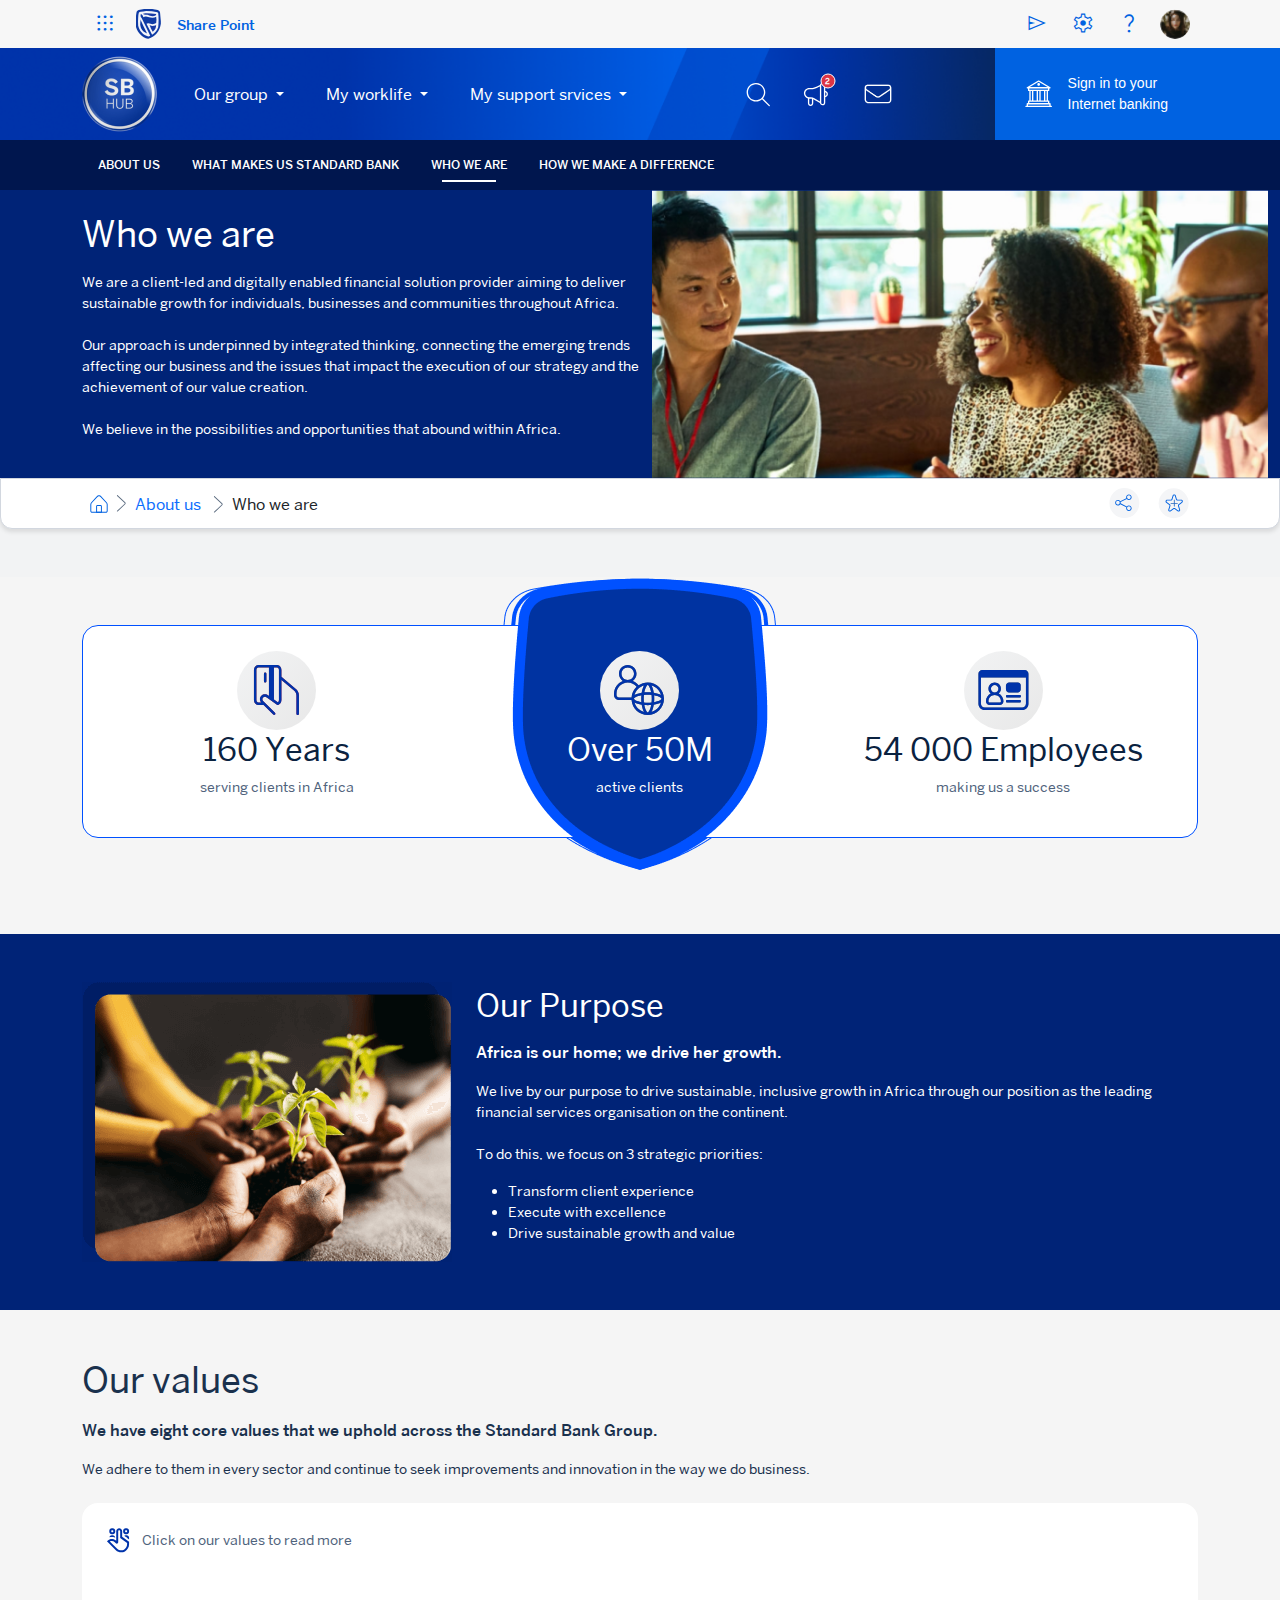
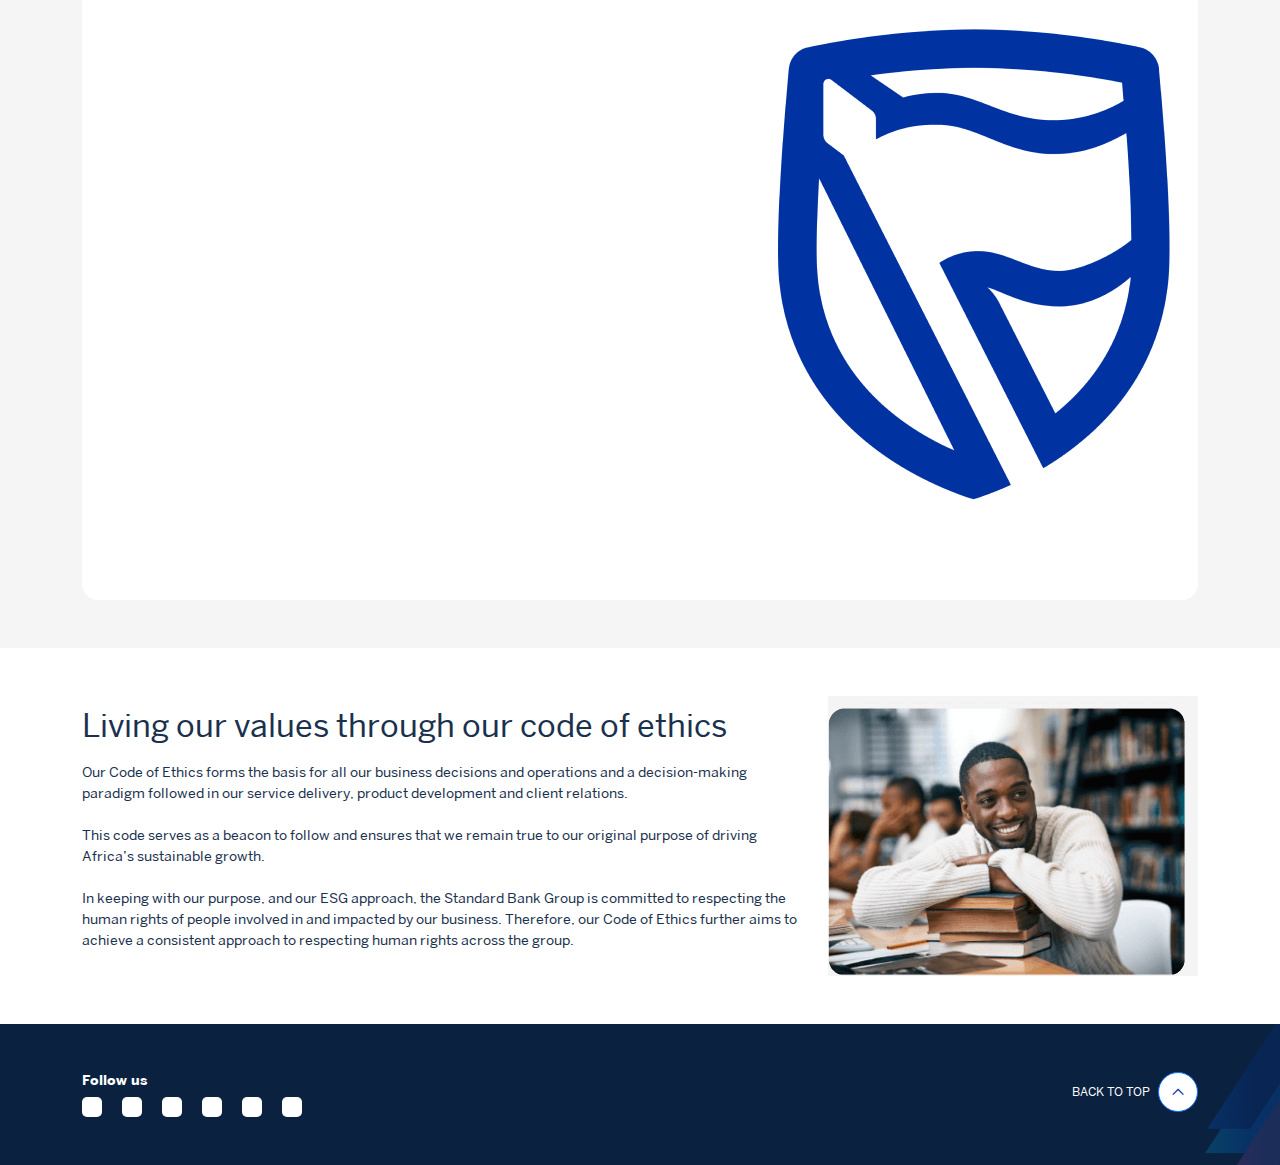
<file: about-us-who-we-are.html>
<!DOCTYPE html>
<html lang="en">

<head>
    <meta charset="UTF-8" />
    <meta http-equiv="X-UA-Compatible" content="IE=edge" />
    <meta name="viewport" content="width=device-width, initial-scale=1.0" />
    <title>SBH 2 About us | Who we are</title>
    <link rel="icon" type="image/x-icon" href="assets/images/logo/logo-shield.svg">
    <link rel="stylesheet" href="https://fonts.googleapis.com/css2?family=Material+Symbols+Outlined:opsz,wght,FILL,GRAD@48,300,0,0" />
    <link rel="stylesheet" href="https://cdnjs.cloudflare.com/ajax/libs/font-awesome/6.2.1/css/all.min.css" integrity="sha512-MV7K8+y+gLIBoVD59lQIYicR65iaqukzvf/nwasF0nqhPay5w/9lJmVM2hMDcnK1OnMGCdVK+iQrJ7lzPJQd1w==" crossorigin="anonymous" referrerpolicy="no-referrer" />
    <!-- Link Swiper's CSS -->
    <link rel="stylesheet" href="https://cdn.jsdelivr.net/npm/swiper/swiper-bundle.min.css" />
    <link rel="stylesheet" href="https://unpkg.com/aos@next/dist/aos.css" />
    <link href="assets/vendor/bootstrap/css/bootstrap.min.css" rel="stylesheet">
    <link rel="stylesheet" href="assets/css/style.css" />
</head>

<body>
    <!-- ##### header start ##### -->
    <header>
        <nav class="navbar navbar-expand navbar-top py-0" style="background-color: #f7f7f7;">
            <div class="container">
                <ul class="navbar-nav align-items-center">
                    <li class="nav-item">
                        <a class="nav-link" href="#">
                            <span class="material-symbols-outlined"> apps</span>
                        </a>
                    </li>
                    <li class="nav-item">
                        <a class="nav-link" href="#"><img src="assets/images/logo/logo-shield.svg" alt="shield" class="img-fluid shield" style="width: 25px;"></a>
                    </li>
                    <li class="nav-item d-lg-block d-none">
                        <a class="nav-link" href="#">Share Point</a>
                    </li>
                </ul>
                <ul class="navbar-nav align-items-center">
                    <li class="nav-item">
                        <a class="nav-link" href="#">
                            <span class="material-symbols-outlined"> send </span>
                        </a>
                    </li>
                    <li class="nav-item">
                        <a class="nav-link" href="#">
                            <span class="material-symbols-outlined"> settings </span>
                        </a>
                    </li>
                    <li class="nav-item">
                        <a class="nav-link" href="#">
                            <span class="material-symbols-outlined"> question_mark </span>
                        </a>
                    </li>
                    <li class="nav-item">
                        <a class="nav-link" href="#">
                            <img src="assets/images/header/avatar.png" alt="user" class="img-fluid user-avatar">
                        </a>
                    </li>
                </ul>
            </div>
        </nav>

        <div class="main-header">
            <div class="container">
                <nav class="navbar navbar-expand-xl py-xl-0">

                    <a class="navbar-brand" href="#">
                        <img src="assets/images/header/logo.png" alt="logo">
                    </a>

                    <div class="d-flex d-xl-none">
                        <div class="menu_icons">
                            <div class="search for_icons_margin position-relative">
                                <button class="icon" style="cursor: pointer; border: transparent; background-color: transparent;">

                                    <svg class="menu-icons-svg" width="24" height="25" viewBox="0 0 24 25" fill="none" xmlns="http://www.w3.org/2000/svg">
                                        <path fill-rule="evenodd" clip-rule="evenodd" d="M9.95833 0.943481C4.80368 0.943481 0.625 5.12216 0.625 10.2768C0.625 15.4315 4.80368 19.6101 9.95833 19.6101C12.2995 19.6101 14.4393 18.7482 16.0777 17.3243C16.0999 17.3562 16.1252 17.3865 16.1536 17.4149L22.8203 24.0816C23.0806 24.3419 23.5027 24.3419 23.7631 24.0816C24.0234 23.8212 24.0234 23.3991 23.7631 23.1387L17.0964 16.4721C17.068 16.4437 17.0377 16.4184 17.0058 16.3962C18.4297 14.7577 19.2917 12.6179 19.2917 10.2768C19.2917 5.12216 15.113 0.943481 9.95833 0.943481ZM1.95833 10.2768C1.95833 5.85854 5.54006 2.27681 9.95833 2.27681C14.3766 2.27681 17.9583 5.85854 17.9583 10.2768C17.9583 14.6951 14.3766 18.2768 9.95833 18.2768C5.54006 18.2768 1.95833 14.6951 1.95833 10.2768Z" fill="white" />
                                    </svg>

                                </button>
                                <div class="input-box position-absolute top-50 translate-middle-y d-none">
                                    <div class="position-relative">
                                        <input type="text" class="form-control border-blue" placeholder="What are you looking for?" style="padding-left: 30px; padding-right: 30px;">
                                        <svg class="img-fluid position-absolute top-50 translate-middle-y" width="16" height="16" viewBox="0 0 16 16" fill="none" xmlns="http://www.w3.org/2000/svg" style="left: 10px;">
                                            <path d="M15.873 13.9918L12.4424 10.5339C12.2481 10.3398 11.9979 10.2115 11.7269 10.1669C11.456 10.1222 11.1779 10.1635 10.9316 10.285L10.185 9.52939C11.0773 8.4842 11.5632 7.15244 11.5537 5.77808C11.5537 4.63529 11.2149 3.51815 10.5801 2.56795C9.94534 1.61775 9.04312 0.877162 7.98754 0.439833C6.93196 0.00250354 5.77043 -0.111922 4.64983 0.111027C3.52924 0.333975 2.4999 0.884284 1.692 1.69236C0.884094 2.50044 0.333903 3.53 0.111003 4.65083C-0.111898 5.77167 0.00250304 6.93345 0.439738 7.98926C0.876973 9.04506 1.61741 9.94748 2.5674 10.5824C3.5174 11.2173 4.63429 11.5562 5.77684 11.5562C7.15432 11.5583 8.4862 11.0627 9.52734 10.1605L10.2828 10.9072C10.1614 11.1536 10.1201 11.4318 10.1647 11.7028C10.2093 11.9738 10.3376 12.224 10.5316 12.4184L13.9888 15.8764C14.073 15.9558 14.1842 16 14.2999 16C14.4156 16 14.5268 15.9558 14.611 15.8764L15.873 14.6141C15.9544 14.531 16 14.4193 16 14.303C16 14.1866 15.9544 14.0749 15.873 13.9918ZM5.77684 10.6672C4.81007 10.6672 3.865 10.3805 3.06116 9.84326C2.25732 9.30603 1.6308 8.54245 1.26083 7.64908C0.890863 6.7557 0.794062 5.77266 0.98267 4.82426C1.17128 3.87586 1.63682 3.00469 2.32044 2.32094C3.00405 1.63718 3.87502 1.17153 4.82322 0.982881C5.77142 0.794233 6.75425 0.891054 7.64743 1.2611C8.54061 1.63115 9.30403 2.2578 9.84114 3.06182C10.3783 3.86583 10.6649 4.8111 10.6649 5.77808C10.6626 7.07404 10.1468 8.31625 9.23065 9.23263C8.31446 10.149 7.07252 10.6649 5.77684 10.6672ZM14.2999 14.9341L11.1626 11.7873C11.1201 11.7474 11.0862 11.6992 11.0631 11.6457C11.0399 11.5922 11.028 11.5345 11.028 11.4762C11.028 11.4178 11.0399 11.3602 11.0631 11.3066C11.0862 11.2531 11.1201 11.2049 11.1626 11.165C11.2025 11.1225 11.2507 11.0886 11.3042 11.0655C11.3577 11.0423 11.4154 11.0303 11.4737 11.0303C11.532 11.0303 11.5897 11.0423 11.6432 11.0655C11.6967 11.0886 11.7449 11.1225 11.7848 11.165L14.9309 14.303L14.2999 14.9341Z" fill="url(#paint0_linear_127_23113)" />
                                            <defs>
                                                <linearGradient id="paint0_linear_127_23113" x1="-8" y1="8" x2="8" y2="24" gradientUnits="userSpaceOnUse">
                                                    <stop stop-color="#0033A1" />
                                                    <stop offset="1" stop-color="#1F59D8" />
                                                </linearGradient>
                                            </defs>
                                        </svg>
                                        <svg id="search-close-button" width="18" height="18" viewBox="0 0 18 18" fill="none" xmlns="http://www.w3.org/2000/svg" class="img-fluid position-absolute top-50 translate-middle-y" style="right: 10px">
                                            <path fill-rule="evenodd" clip-rule="evenodd" d="M9.0013 0.666504C4.39893 0.666504 0.667969 4.39746 0.667969 8.99984C0.667969 13.6022 4.39893 17.3332 9.0013 17.3332C13.6037 17.3332 17.3346 13.6022 17.3346 8.99984C17.3346 4.39746 13.6037 0.666504 9.0013 0.666504ZM5.9626 5.37188C5.79988 5.20916 5.53606 5.20916 5.37334 5.37188C5.21062 5.53459 5.21062 5.79841 5.37334 5.96113L8.41205 8.99984L5.37334 12.0385C5.21062 12.2013 5.21062 12.4651 5.37334 12.6278C5.53606 12.7905 5.79988 12.7905 5.9626 12.6278L9.0013 9.58909L12.04 12.6278C12.2027 12.7905 12.4665 12.7905 12.6293 12.6278C12.792 12.4651 12.792 12.2013 12.6293 12.0385L9.59056 8.99984L12.6293 5.96113C12.792 5.79841 12.792 5.53459 12.6293 5.37188C12.4665 5.20916 12.2027 5.20916 12.04 5.37188L9.0013 8.41058L5.9626 5.37188Z" fill="#00BFFF" />
                                        </svg>

                                    </div>
                                </div>
                            </div>
                            <div class="notifications for_icons_margin">

                                <div class="position-relative">
                                    <svg class="menu-icons-svg" width="25" height="25" viewBox="0 0 25 25" fill="none" xmlns="http://www.w3.org/2000/svg">
                                        <path fill-rule="evenodd" clip-rule="evenodd" d="M19.5793 0.693481C18.2526 0.693481 17.1522 1.66225 16.947 2.93095L13.9838 4.41253L10.4425 5.67727C9.79486 5.90858 9.11224 6.02681 8.42451 6.02681H6.24593C3.30041 6.02681 0.912598 8.41463 0.912598 11.3601C0.912598 13.8453 2.61229 15.9334 4.9126 16.5255V21.3601C4.9126 22.8329 6.10651 24.0268 7.57926 24.0268C9.05202 24.0268 10.2459 22.8329 10.2459 21.3601V17.2162C10.4053 17.2901 10.5615 17.3716 10.7139 17.4605L16.9424 21.0938C17.1356 22.3767 18.2426 23.3601 19.5793 23.3601C21.052 23.3601 22.2459 22.1662 22.2459 20.6935V15.2935C23.7674 14.9846 24.9126 13.6395 24.9126 12.0268C24.9126 10.4142 23.7674 9.06901 22.2459 8.76016V3.36015C22.2459 1.88739 21.052 0.693481 19.5793 0.693481ZM22.2459 13.913C23.0227 13.6385 23.5793 12.8976 23.5793 12.0268C23.5793 11.156 23.0227 10.4152 22.2459 10.1406V13.913ZM19.5793 22.0268C18.8429 22.0268 18.2459 21.4299 18.2459 20.6935V3.36015C18.2459 2.62377 18.8429 2.02681 19.5793 2.02681C20.3156 2.02681 20.9126 2.62377 20.9126 3.36015V20.6935C20.9126 21.4299 20.3156 22.0268 19.5793 22.0268ZM14.5441 5.6231L16.9126 4.43884V19.5328L11.3858 16.3088C10.3207 15.6875 9.10978 15.3601 7.87675 15.3601H6.24593C4.03679 15.3601 2.24593 13.5693 2.24593 11.3601C2.24593 9.15101 4.03679 7.36015 6.24593 7.36015H8.42451C9.26507 7.36015 10.0994 7.21563 10.891 6.93292L14.4702 5.65464C14.4954 5.64562 14.5201 5.63509 14.5441 5.6231ZM7.57926 22.6935C6.84288 22.6935 6.24593 22.0965 6.24593 21.3601V16.6935H7.87675C8.22565 16.6935 8.57236 16.7259 8.9126 16.7896V21.3601C8.9126 22.0965 8.31564 22.6935 7.57926 22.6935Z" fill="white" />
                                    </svg>
                                    <span class="position-absolute top-0 start-100 translate-middle d-block bg-danger text-white d-flex align-items-center justify-content-center rounded-pill" style="font-size: 8px; width: 15px; height: 15px;border: 1px solid #fff;"><strong>2</strong></span>
                                </div>

                                <div class="notification_list">
                                    <div class="notofication_head">
                                        <h2>notifications</h2>
                                        <i class="fa-solid fa-x"></i>
                                    </div>
                                    <div class="notification_item for_dot">
                                        <div class="notification_item_left">
                                            <span class="notification-number">1.</span>
                                        </div>
                                        <div class="notification_item_right">
                                            <a href="#">Alert notification title will be displayed here.</a>
                                            <p><svg width="15" height="15" viewBox="0 0 15 15" fill="none" xmlns="http://www.w3.org/2000/svg">
                                                    <path fill-rule="evenodd" clip-rule="evenodd" d="M7.69416 2.25C4.93207 2.25 2.66641 4.39608 2.46399 7.10742L1.77566 6.4185C1.66132 6.30475 1.47699 6.30475 1.36266 6.4185C1.24891 6.53283 1.24891 6.71717 1.36266 6.8315L2.52932 7.99817C2.58649 8.05475 2.66116 8.08333 2.73582 8.08333C2.81049 8.08333 2.88516 8.05475 2.94232 7.99817L4.10899 6.8315C4.22274 6.71717 4.22274 6.53283 4.10899 6.4185C3.99466 6.30475 3.81032 6.30475 3.69599 6.4185L3.04966 7.06542C3.26957 4.69533 5.26749 2.83333 7.69416 2.83333C10.2672 2.83333 12.3608 4.92692 12.3608 7.5C12.3608 10.0731 10.2672 12.1667 7.69416 12.1667C6.44466 12.1667 5.27099 11.6796 4.38841 10.7941C4.27874 10.6838 4.17432 10.5677 4.07574 10.4476C3.97366 10.3227 3.79049 10.3047 3.66507 10.4067C3.54082 10.5088 3.52274 10.6926 3.62424 10.8174C3.73566 10.9522 3.85232 11.0822 3.97541 11.2059C4.96766 12.2017 6.28832 12.75 7.69416 12.75C10.5892 12.75 12.9442 10.3945 12.9442 7.5C12.9442 4.6055 10.5892 2.25 7.69416 2.25M7.69416 4.875V7.42417L9.30591 9.03592C9.41966 9.14967 9.41966 9.33458 9.30591 9.44833C9.24874 9.5055 9.17407 9.5335 9.09941 9.5335C9.02474 9.5335 8.95007 9.5055 8.89349 9.44833L7.19599 7.75142C7.14174 7.69658 7.11082 7.6225 7.11082 7.54492V4.875C7.11082 4.714 7.24149 4.58333 7.40249 4.58333C7.56349 4.58333 7.69416 4.714 7.69416 4.875" fill="#767676" />
                                                    <mask id="mask0_127_21738" style="mask-type:luminance" maskUnits="userSpaceOnUse" x="1" y="2" width="12" height="11">
                                                        <path fill-rule="evenodd" clip-rule="evenodd" d="M7.69416 2.25C4.93207 2.25 2.66641 4.39608 2.46399 7.10742L1.77566 6.4185C1.66132 6.30475 1.47699 6.30475 1.36266 6.4185C1.24891 6.53283 1.24891 6.71717 1.36266 6.8315L2.52932 7.99817C2.58649 8.05475 2.66116 8.08333 2.73582 8.08333C2.81049 8.08333 2.88516 8.05475 2.94232 7.99817L4.10899 6.8315C4.22274 6.71717 4.22274 6.53283 4.10899 6.4185C3.99466 6.30475 3.81032 6.30475 3.69599 6.4185L3.04966 7.06542C3.26957 4.69533 5.26749 2.83333 7.69416 2.83333C10.2672 2.83333 12.3608 4.92692 12.3608 7.5C12.3608 10.0731 10.2672 12.1667 7.69416 12.1667C6.44466 12.1667 5.27099 11.6796 4.38841 10.7941C4.27874 10.6838 4.17432 10.5677 4.07574 10.4476C3.97366 10.3227 3.79049 10.3047 3.66507 10.4067C3.54082 10.5088 3.52274 10.6926 3.62424 10.8174C3.73566 10.9522 3.85232 11.0822 3.97541 11.2059C4.96766 12.2017 6.28832 12.75 7.69416 12.75C10.5892 12.75 12.9442 10.3945 12.9442 7.5C12.9442 4.6055 10.5892 2.25 7.69416 2.25M7.69416 4.875V7.42417L9.30591 9.03592C9.41966 9.14967 9.41966 9.33458 9.30591 9.44833C9.24874 9.5055 9.17407 9.5335 9.09941 9.5335C9.02474 9.5335 8.95007 9.5055 8.89349 9.44833L7.19599 7.75142C7.14174 7.69658 7.11082 7.6225 7.11082 7.54492V4.875C7.11082 4.714 7.24149 4.58333 7.40249 4.58333C7.56349 4.58333 7.69416 4.714 7.69416 4.875" fill="white" />
                                                    </mask>
                                                    <g mask="url(#mask0_127_21738)">
                                                        <rect x="1.27734" y="0.5" width="14" height="14" fill="#0033AA" />
                                                    </g>
                                                </svg>
                                                5 min ago</p>
                                        </div>
                                    </div>
                                    <div class="notification_item for_dot">
                                        <div class="notification_item_left">
                                            <span class="notification-number">2.</span>
                                        </div>
                                        <div class="notification_item_right">
                                            <a href="#">Reminder notification title will be displayed…</a>
                                            <p><svg width="15" height="15" viewBox="0 0 15 15" fill="none" xmlns="http://www.w3.org/2000/svg">
                                                    <path fill-rule="evenodd" clip-rule="evenodd" d="M7.69416 2.25C4.93207 2.25 2.66641 4.39608 2.46399 7.10742L1.77566 6.4185C1.66132 6.30475 1.47699 6.30475 1.36266 6.4185C1.24891 6.53283 1.24891 6.71717 1.36266 6.8315L2.52932 7.99817C2.58649 8.05475 2.66116 8.08333 2.73582 8.08333C2.81049 8.08333 2.88516 8.05475 2.94232 7.99817L4.10899 6.8315C4.22274 6.71717 4.22274 6.53283 4.10899 6.4185C3.99466 6.30475 3.81032 6.30475 3.69599 6.4185L3.04966 7.06542C3.26957 4.69533 5.26749 2.83333 7.69416 2.83333C10.2672 2.83333 12.3608 4.92692 12.3608 7.5C12.3608 10.0731 10.2672 12.1667 7.69416 12.1667C6.44466 12.1667 5.27099 11.6796 4.38841 10.7941C4.27874 10.6838 4.17432 10.5677 4.07574 10.4476C3.97366 10.3227 3.79049 10.3047 3.66507 10.4067C3.54082 10.5088 3.52274 10.6926 3.62424 10.8174C3.73566 10.9522 3.85232 11.0822 3.97541 11.2059C4.96766 12.2017 6.28832 12.75 7.69416 12.75C10.5892 12.75 12.9442 10.3945 12.9442 7.5C12.9442 4.6055 10.5892 2.25 7.69416 2.25M7.69416 4.875V7.42417L9.30591 9.03592C9.41966 9.14967 9.41966 9.33458 9.30591 9.44833C9.24874 9.5055 9.17407 9.5335 9.09941 9.5335C9.02474 9.5335 8.95007 9.5055 8.89349 9.44833L7.19599 7.75142C7.14174 7.69658 7.11082 7.6225 7.11082 7.54492V4.875C7.11082 4.714 7.24149 4.58333 7.40249 4.58333C7.56349 4.58333 7.69416 4.714 7.69416 4.875" fill="#767676" />
                                                    <mask id="mask0_127_21738" style="mask-type:luminance" maskUnits="userSpaceOnUse" x="1" y="2" width="12" height="11">
                                                        <path fill-rule="evenodd" clip-rule="evenodd" d="M7.69416 2.25C4.93207 2.25 2.66641 4.39608 2.46399 7.10742L1.77566 6.4185C1.66132 6.30475 1.47699 6.30475 1.36266 6.4185C1.24891 6.53283 1.24891 6.71717 1.36266 6.8315L2.52932 7.99817C2.58649 8.05475 2.66116 8.08333 2.73582 8.08333C2.81049 8.08333 2.88516 8.05475 2.94232 7.99817L4.10899 6.8315C4.22274 6.71717 4.22274 6.53283 4.10899 6.4185C3.99466 6.30475 3.81032 6.30475 3.69599 6.4185L3.04966 7.06542C3.26957 4.69533 5.26749 2.83333 7.69416 2.83333C10.2672 2.83333 12.3608 4.92692 12.3608 7.5C12.3608 10.0731 10.2672 12.1667 7.69416 12.1667C6.44466 12.1667 5.27099 11.6796 4.38841 10.7941C4.27874 10.6838 4.17432 10.5677 4.07574 10.4476C3.97366 10.3227 3.79049 10.3047 3.66507 10.4067C3.54082 10.5088 3.52274 10.6926 3.62424 10.8174C3.73566 10.9522 3.85232 11.0822 3.97541 11.2059C4.96766 12.2017 6.28832 12.75 7.69416 12.75C10.5892 12.75 12.9442 10.3945 12.9442 7.5C12.9442 4.6055 10.5892 2.25 7.69416 2.25M7.69416 4.875V7.42417L9.30591 9.03592C9.41966 9.14967 9.41966 9.33458 9.30591 9.44833C9.24874 9.5055 9.17407 9.5335 9.09941 9.5335C9.02474 9.5335 8.95007 9.5055 8.89349 9.44833L7.19599 7.75142C7.14174 7.69658 7.11082 7.6225 7.11082 7.54492V4.875C7.11082 4.714 7.24149 4.58333 7.40249 4.58333C7.56349 4.58333 7.69416 4.714 7.69416 4.875" fill="white" />
                                                    </mask>
                                                    <g mask="url(#mask0_127_21738)">
                                                        <rect x="1.27734" y="0.5" width="14" height="14" fill="#0033AA" />
                                                    </g>
                                                </svg>
                                                6 hours ago</p>
                                        </div>
                                    </div>
                                    <div class="notification_item">
                                        <div class="notification_item_left">
                                            <span class="notification-number">3.</span>
                                        </div>
                                        <div class="notification_item_right">
                                            <a href="#">Announcement notification title will…</a>
                                            <p><svg width="15" height="15" viewBox="0 0 15 15" fill="none" xmlns="http://www.w3.org/2000/svg">
                                                    <path fill-rule="evenodd" clip-rule="evenodd" d="M7.69416 2.25C4.93207 2.25 2.66641 4.39608 2.46399 7.10742L1.77566 6.4185C1.66132 6.30475 1.47699 6.30475 1.36266 6.4185C1.24891 6.53283 1.24891 6.71717 1.36266 6.8315L2.52932 7.99817C2.58649 8.05475 2.66116 8.08333 2.73582 8.08333C2.81049 8.08333 2.88516 8.05475 2.94232 7.99817L4.10899 6.8315C4.22274 6.71717 4.22274 6.53283 4.10899 6.4185C3.99466 6.30475 3.81032 6.30475 3.69599 6.4185L3.04966 7.06542C3.26957 4.69533 5.26749 2.83333 7.69416 2.83333C10.2672 2.83333 12.3608 4.92692 12.3608 7.5C12.3608 10.0731 10.2672 12.1667 7.69416 12.1667C6.44466 12.1667 5.27099 11.6796 4.38841 10.7941C4.27874 10.6838 4.17432 10.5677 4.07574 10.4476C3.97366 10.3227 3.79049 10.3047 3.66507 10.4067C3.54082 10.5088 3.52274 10.6926 3.62424 10.8174C3.73566 10.9522 3.85232 11.0822 3.97541 11.2059C4.96766 12.2017 6.28832 12.75 7.69416 12.75C10.5892 12.75 12.9442 10.3945 12.9442 7.5C12.9442 4.6055 10.5892 2.25 7.69416 2.25M7.69416 4.875V7.42417L9.30591 9.03592C9.41966 9.14967 9.41966 9.33458 9.30591 9.44833C9.24874 9.5055 9.17407 9.5335 9.09941 9.5335C9.02474 9.5335 8.95007 9.5055 8.89349 9.44833L7.19599 7.75142C7.14174 7.69658 7.11082 7.6225 7.11082 7.54492V4.875C7.11082 4.714 7.24149 4.58333 7.40249 4.58333C7.56349 4.58333 7.69416 4.714 7.69416 4.875" fill="#767676" />
                                                    <mask id="mask0_127_21738" style="mask-type:luminance" maskUnits="userSpaceOnUse" x="1" y="2" width="12" height="11">
                                                        <path fill-rule="evenodd" clip-rule="evenodd" d="M7.69416 2.25C4.93207 2.25 2.66641 4.39608 2.46399 7.10742L1.77566 6.4185C1.66132 6.30475 1.47699 6.30475 1.36266 6.4185C1.24891 6.53283 1.24891 6.71717 1.36266 6.8315L2.52932 7.99817C2.58649 8.05475 2.66116 8.08333 2.73582 8.08333C2.81049 8.08333 2.88516 8.05475 2.94232 7.99817L4.10899 6.8315C4.22274 6.71717 4.22274 6.53283 4.10899 6.4185C3.99466 6.30475 3.81032 6.30475 3.69599 6.4185L3.04966 7.06542C3.26957 4.69533 5.26749 2.83333 7.69416 2.83333C10.2672 2.83333 12.3608 4.92692 12.3608 7.5C12.3608 10.0731 10.2672 12.1667 7.69416 12.1667C6.44466 12.1667 5.27099 11.6796 4.38841 10.7941C4.27874 10.6838 4.17432 10.5677 4.07574 10.4476C3.97366 10.3227 3.79049 10.3047 3.66507 10.4067C3.54082 10.5088 3.52274 10.6926 3.62424 10.8174C3.73566 10.9522 3.85232 11.0822 3.97541 11.2059C4.96766 12.2017 6.28832 12.75 7.69416 12.75C10.5892 12.75 12.9442 10.3945 12.9442 7.5C12.9442 4.6055 10.5892 2.25 7.69416 2.25M7.69416 4.875V7.42417L9.30591 9.03592C9.41966 9.14967 9.41966 9.33458 9.30591 9.44833C9.24874 9.5055 9.17407 9.5335 9.09941 9.5335C9.02474 9.5335 8.95007 9.5055 8.89349 9.44833L7.19599 7.75142C7.14174 7.69658 7.11082 7.6225 7.11082 7.54492V4.875C7.11082 4.714 7.24149 4.58333 7.40249 4.58333C7.56349 4.58333 7.69416 4.714 7.69416 4.875" fill="white" />
                                                    </mask>
                                                    <g mask="url(#mask0_127_21738)">
                                                        <rect x="1.27734" y="0.5" width="14" height="14" fill="#0033AA" />
                                                    </g>
                                                </svg>
                                                2 days ago</p>
                                        </div>
                                    </div>
                                    <div class="notification_item">
                                        <div class="notification_item_left">
                                            <span class="notification-number">4.</span>
                                        </div>
                                        <div class="notification_item_right">
                                            <a href="#">Operation notification title will be displayed…</a>
                                            <p><svg width="15" height="15" viewBox="0 0 15 15" fill="none" xmlns="http://www.w3.org/2000/svg">
                                                    <path fill-rule="evenodd" clip-rule="evenodd" d="M7.69416 2.25C4.93207 2.25 2.66641 4.39608 2.46399 7.10742L1.77566 6.4185C1.66132 6.30475 1.47699 6.30475 1.36266 6.4185C1.24891 6.53283 1.24891 6.71717 1.36266 6.8315L2.52932 7.99817C2.58649 8.05475 2.66116 8.08333 2.73582 8.08333C2.81049 8.08333 2.88516 8.05475 2.94232 7.99817L4.10899 6.8315C4.22274 6.71717 4.22274 6.53283 4.10899 6.4185C3.99466 6.30475 3.81032 6.30475 3.69599 6.4185L3.04966 7.06542C3.26957 4.69533 5.26749 2.83333 7.69416 2.83333C10.2672 2.83333 12.3608 4.92692 12.3608 7.5C12.3608 10.0731 10.2672 12.1667 7.69416 12.1667C6.44466 12.1667 5.27099 11.6796 4.38841 10.7941C4.27874 10.6838 4.17432 10.5677 4.07574 10.4476C3.97366 10.3227 3.79049 10.3047 3.66507 10.4067C3.54082 10.5088 3.52274 10.6926 3.62424 10.8174C3.73566 10.9522 3.85232 11.0822 3.97541 11.2059C4.96766 12.2017 6.28832 12.75 7.69416 12.75C10.5892 12.75 12.9442 10.3945 12.9442 7.5C12.9442 4.6055 10.5892 2.25 7.69416 2.25M7.69416 4.875V7.42417L9.30591 9.03592C9.41966 9.14967 9.41966 9.33458 9.30591 9.44833C9.24874 9.5055 9.17407 9.5335 9.09941 9.5335C9.02474 9.5335 8.95007 9.5055 8.89349 9.44833L7.19599 7.75142C7.14174 7.69658 7.11082 7.6225 7.11082 7.54492V4.875C7.11082 4.714 7.24149 4.58333 7.40249 4.58333C7.56349 4.58333 7.69416 4.714 7.69416 4.875" fill="#767676" />
                                                    <mask id="mask0_127_21738" style="mask-type:luminance" maskUnits="userSpaceOnUse" x="1" y="2" width="12" height="11">
                                                        <path fill-rule="evenodd" clip-rule="evenodd" d="M7.69416 2.25C4.93207 2.25 2.66641 4.39608 2.46399 7.10742L1.77566 6.4185C1.66132 6.30475 1.47699 6.30475 1.36266 6.4185C1.24891 6.53283 1.24891 6.71717 1.36266 6.8315L2.52932 7.99817C2.58649 8.05475 2.66116 8.08333 2.73582 8.08333C2.81049 8.08333 2.88516 8.05475 2.94232 7.99817L4.10899 6.8315C4.22274 6.71717 4.22274 6.53283 4.10899 6.4185C3.99466 6.30475 3.81032 6.30475 3.69599 6.4185L3.04966 7.06542C3.26957 4.69533 5.26749 2.83333 7.69416 2.83333C10.2672 2.83333 12.3608 4.92692 12.3608 7.5C12.3608 10.0731 10.2672 12.1667 7.69416 12.1667C6.44466 12.1667 5.27099 11.6796 4.38841 10.7941C4.27874 10.6838 4.17432 10.5677 4.07574 10.4476C3.97366 10.3227 3.79049 10.3047 3.66507 10.4067C3.54082 10.5088 3.52274 10.6926 3.62424 10.8174C3.73566 10.9522 3.85232 11.0822 3.97541 11.2059C4.96766 12.2017 6.28832 12.75 7.69416 12.75C10.5892 12.75 12.9442 10.3945 12.9442 7.5C12.9442 4.6055 10.5892 2.25 7.69416 2.25M7.69416 4.875V7.42417L9.30591 9.03592C9.41966 9.14967 9.41966 9.33458 9.30591 9.44833C9.24874 9.5055 9.17407 9.5335 9.09941 9.5335C9.02474 9.5335 8.95007 9.5055 8.89349 9.44833L7.19599 7.75142C7.14174 7.69658 7.11082 7.6225 7.11082 7.54492V4.875C7.11082 4.714 7.24149 4.58333 7.40249 4.58333C7.56349 4.58333 7.69416 4.714 7.69416 4.875" fill="white" />
                                                    </mask>
                                                    <g mask="url(#mask0_127_21738)">
                                                        <rect x="1.27734" y="0.5" width="14" height="14" fill="#0033AA" />
                                                    </g>
                                                </svg>
                                                3 days ago</p>
                                        </div>
                                    </div>

                                    <div class="notification_footer d-flex justify-content-between">
                                        <a href="#">mark all as read</a>
                                        <a href="#">view more</a>
                                    </div>
                                </div>
                            </div>
                            <div class="message for_icons_margin">
                                <a href="#">
                                    <svg class="menu-icons-svg" width="33" height="33" viewBox="0 0 33 33" fill="none" xmlns="http://www.w3.org/2000/svg">
                                        <path fill-rule="evenodd" clip-rule="evenodd" d="M27.1162 24.9434H7.4162C6.07486 24.9434 4.98286 23.8528 4.98286 22.5114V13.2768C5.0482 13.3301 5.09753 13.3928 5.16686 13.4434L14.8189 20.0168C15.4669 20.4581 16.2242 20.6781 16.9829 20.6781C17.7429 20.6781 18.5002 20.4581 19.1469 20.0168L28.8975 13.3768C28.9295 13.3541 28.9522 13.3208 28.9829 13.2968V23.0768C28.9829 24.1061 28.1455 24.9434 27.1162 24.9434ZM27.0535 8.94344C27.7309 8.94344 28.3562 9.31144 28.6722 9.87677C28.6749 9.88077 28.7349 9.99677 28.7362 10.0008C28.7469 10.0301 28.8082 10.1994 28.8215 10.2274C28.8762 10.3981 28.9042 10.5768 28.9042 10.7581C28.9042 11.3634 28.6122 11.9288 28.0495 12.3421L18.3975 18.9154C17.5509 19.4901 16.4162 19.4901 15.5695 18.9154L5.8642 12.3061C5.35486 11.9288 5.06286 11.3634 5.06286 10.7581C5.06286 10.5768 5.08953 10.3981 5.1442 10.2274C5.14553 10.2221 5.19353 10.0941 5.19486 10.0874C5.2082 10.0594 5.27086 9.93277 5.2802 9.90344C5.61086 9.31144 6.2362 8.94344 6.91353 8.94344H27.0535ZM30.1735 9.73544C30.1429 9.63411 30.1015 9.51144 30.0762 9.48344C30.0442 9.39411 30.0029 9.31411 29.9202 9.16477C29.3495 8.20611 28.2749 7.61011 27.1162 7.61011H27.0535H6.91353H6.85086C5.69219 7.61011 4.61753 8.20611 4.01086 9.23144C3.96686 9.30877 3.9282 9.38211 3.93486 9.38211C3.93486 9.38211 3.9362 9.38211 3.9362 9.38077C3.86553 9.51144 3.8242 9.63411 3.80153 9.71011C3.7002 10.0008 3.64953 10.3061 3.64953 10.6181V22.5114C3.64953 24.5874 5.33886 26.2768 7.41619 26.2768H27.1162C28.8802 26.2768 30.3162 24.8408 30.3162 23.0768V10.6181C30.3162 10.3061 30.2655 10.0008 30.1735 9.73544Z" fill="#767676" />
                                        <mask id="mask0_19_11132" style="mask-type:luminance" maskUnits="userSpaceOnUse" x="3" y="7" width="28" height="20">
                                            <path fill-rule="evenodd" clip-rule="evenodd" d="M27.1162 24.9434H7.4162C6.07486 24.9434 4.98286 23.8528 4.98286 22.5114V13.2768C5.0482 13.3301 5.09753 13.3928 5.16686 13.4434L14.8189 20.0168C15.4669 20.4581 16.2242 20.6781 16.9829 20.6781C17.7429 20.6781 18.5002 20.4581 19.1469 20.0168L28.8975 13.3768C28.9295 13.3541 28.9522 13.3208 28.9829 13.2968V23.0768C28.9829 24.1061 28.1455 24.9434 27.1162 24.9434ZM27.0535 8.94344C27.7309 8.94344 28.3562 9.31144 28.6722 9.87677C28.6749 9.88077 28.7349 9.99677 28.7362 10.0008C28.7469 10.0301 28.8082 10.1994 28.8215 10.2274C28.8762 10.3981 28.9042 10.5768 28.9042 10.7581C28.9042 11.3634 28.6122 11.9288 28.0495 12.3421L18.3975 18.9154C17.5509 19.4901 16.4162 19.4901 15.5695 18.9154L5.8642 12.3061C5.35486 11.9288 5.06286 11.3634 5.06286 10.7581C5.06286 10.5768 5.08953 10.3981 5.1442 10.2274C5.14553 10.2221 5.19353 10.0941 5.19486 10.0874C5.2082 10.0594 5.27086 9.93277 5.2802 9.90344C5.61086 9.31144 6.2362 8.94344 6.91353 8.94344H27.0535ZM30.1735 9.73544C30.1429 9.63411 30.1015 9.51144 30.0762 9.48344C30.0442 9.39411 30.0029 9.31411 29.9202 9.16477C29.3495 8.20611 28.2749 7.61011 27.1162 7.61011H27.0535H6.91353H6.85086C5.69219 7.61011 4.61753 8.20611 4.01086 9.23144C3.96686 9.30877 3.9282 9.38211 3.93486 9.38211C3.93486 9.38211 3.9362 9.38211 3.9362 9.38077C3.86553 9.51144 3.8242 9.63411 3.80153 9.71011C3.7002 10.0008 3.64953 10.3061 3.64953 10.6181V22.5114C3.64953 24.5874 5.33886 26.2768 7.41619 26.2768H27.1162C28.8802 26.2768 30.3162 24.8408 30.3162 23.0768V10.6181C30.3162 10.3061 30.2655 10.0008 30.1735 9.73544Z" fill="white" />
                                        </mask>
                                        <g mask="url(#mask0_19_11132)">
                                            <rect x="0.983398" y="0.943481" width="32" height="32" fill="white" />
                                        </g>
                                    </svg>

                                </a>
                            </div>
                        </div>
                    </div>

                    <button class="navbar-toggler btn border-0" type="button" data-bs-toggle="collapse" data-bs-target="#navbarTogglerDemo03" aria-controls="navbarTogglerDemo03" aria-expanded="false" aria-label="Toggle navigation">
                        <!-- <span class="navbar-toggler-icon "></span> -->
                        <i class="fa-solid fa-bars text-white fs-4"></i>
                    </button>

                    <div class="collapse navbar-collapse" id="navbarTogglerDemo03">
                        <div class="navbar-nav me-auto mb-2 mb-lg-0">
                            <div class="main_menu d-xl-flex">
                                <div class="dropdown mega_menu_dropdown">
                                    <a class="main_nav_btn dropdown-toggle" href="#" role="button" data-bs-toggle="dropdown" aria-expanded="false">
                                        Our group
                                    </a>
                                    <div class="dropdown-menu mega_menu sub_menu">
                                        <div class="row g-0">
                                            <div class="col-lg-3 h-100">
                                                <div class="mega_menu_item border-0">
                                                    <h4 class="pb-md-5"></h4>
                                                    <a href="#">About us</a>
                                                    <a href="#">Our strategy</a>
                                                    <a href="#">Our countries</a>
                                                </div>
                                            </div>
                                            <div class="col-lg-4">
                                                <div class="mega_menu_item">
                                                    <h3>Our client segments</h3>
                                                    <a href="#">bcc</a>
                                                    <a href="#">chnw</a>
                                                    <a href="#">cib</a>
                                                </div>
                                            </div>
                                            <div class="col-lg-5">
                                                <div class="mega_menu_item ">
                                                    <h3>our operations</h3>
                                                    <a href="#">Client solutions</a>
                                                    <a href="#">Corporate Functions</a>
                                                    <a href="#">Ecosystems & Partnerships</a>
                                                    <a href="#">Innovation</a>
                                                    <a href="#">Platform enablers, Data & AI</a>
                                                </div>
                                            </div>
                                        </div>
                                    </div>
                                </div>

                                <div class="dropdown mega_menu_dropdown">
                                    <a class="main_nav_btn dropdown-toggle" href="#" role="button" data-bs-toggle="dropdown" aria-expanded="false">
                                        My worklife
                                    </a>

                                    <div class="dropdown-menu mega_menu sub_menu">
                                        <div class="row g-0">
                                            <div class="col-lg-3">
                                                <div class="mega_menu_item  border-0">
                                                    <h4 class="pb-md-5"></h4>
                                                    <a href="#">my self service</a>
                                                    <a href="#">p&c service desk</a>
                                                    <a href="#">people & culture</a>
                                                </div>
                                            </div>
                                            <div class="col-lg-4">
                                                <div class="mega_menu_item">
                                                    <h3>my learning and development</h3>
                                                    <a href="#">my career & growth</a>
                                                    <a href="#">my performance</a>
                                                    <a href="#">intenal careers</a>
                                                </div>
                                            </div>
                                            <div class="col-lg-5">
                                                <div class="mega_menu_item ">
                                                    <h3>my rewards & benefits</h3>
                                                    <a href="#">my benefits</a>
                                                    <a href="#">my rewards</a>
                                                    <a href="#">recognising excelence</a>
                                                </div>
                                            </div>
                                        </div>
                                    </div>
                                </div>
                                <div class="dropdown mega_menu_dropdown">
                                    <a class="main_nav_btn dropdown-toggle" href="#" role="button" data-bs-toggle="dropdown" aria-expanded="false">
                                        My support srvices
                                    </a>

                                    <div class="dropdown-menu mega_menu sub_menu">
                                        <div class="row g-0">
                                            <div class="col-lg-3">
                                                <div class="mega_menu_item  border-0">
                                                    <h4 class="pb-md-5"></h4>
                                                    <a href="#">fraudstop</a>
                                                    <a href="#">whistleblowing</a>
                                                    <a href="#">parking & access</a>
                                                </div>
                                            </div>
                                            <div class="col-lg-4">
                                                <div class="mega_menu_item ">
                                                    <h3>technology</h3>
                                                    <a href="#">reset my password</a>
                                                    <a href="#">technology service desk</a>
                                                    <a href="#">sb app store</a>
                                                    <a href="#">working remotely</a>
                                                </div>
                                            </div>
                                            <div class="col-lg-5">
                                                <div class="mega_menu_item ">
                                                    <h3>documents & forms</h3>
                                                    <a href="#">forms</a>
                                                    <a href="#">polocoes</a>
                                                    <a href="#">gropu refrences guide</a>
                                                </div>
                                            </div>
                                        </div>
                                    </div>
                                </div>
                            </div>
                        </div>
                        <div class="d-none d-xl-flex">
                            <div class="menu_icons">
                                <div class="search for_icons_margin position-relative">
                                    <button class="icon" style="cursor: pointer; border: transparent; background-color: transparent;">

                                        <svg class="menu-icons-svg" width="24" height="25" viewBox="0 0 24 25" fill="none" xmlns="http://www.w3.org/2000/svg">
                                            <path fill-rule="evenodd" clip-rule="evenodd" d="M9.95833 0.943481C4.80368 0.943481 0.625 5.12216 0.625 10.2768C0.625 15.4315 4.80368 19.6101 9.95833 19.6101C12.2995 19.6101 14.4393 18.7482 16.0777 17.3243C16.0999 17.3562 16.1252 17.3865 16.1536 17.4149L22.8203 24.0816C23.0806 24.3419 23.5027 24.3419 23.7631 24.0816C24.0234 23.8212 24.0234 23.3991 23.7631 23.1387L17.0964 16.4721C17.068 16.4437 17.0377 16.4184 17.0058 16.3962C18.4297 14.7577 19.2917 12.6179 19.2917 10.2768C19.2917 5.12216 15.113 0.943481 9.95833 0.943481ZM1.95833 10.2768C1.95833 5.85854 5.54006 2.27681 9.95833 2.27681C14.3766 2.27681 17.9583 5.85854 17.9583 10.2768C17.9583 14.6951 14.3766 18.2768 9.95833 18.2768C5.54006 18.2768 1.95833 14.6951 1.95833 10.2768Z" fill="white" />
                                        </svg>

                                    </button>
                                    <div class="input-box position-absolute top-50 translate-middle-y d-none" style="right: 0; min-width: 300px;">
                                        <div class="position-relative">
                                            <input type="text" class="form-control border-blue" placeholder="What are you looking for?" style="padding-left: 30px; padding-right: 30px;">
                                            <svg class="img-fluid position-absolute top-50 translate-middle-y" width="16" height="16" viewBox="0 0 16 16" fill="none" xmlns="http://www.w3.org/2000/svg" style="left: 10px;">
                                                <path d="M15.873 13.9918L12.4424 10.5339C12.2481 10.3398 11.9979 10.2115 11.7269 10.1669C11.456 10.1222 11.1779 10.1635 10.9316 10.285L10.185 9.52939C11.0773 8.4842 11.5632 7.15244 11.5537 5.77808C11.5537 4.63529 11.2149 3.51815 10.5801 2.56795C9.94534 1.61775 9.04312 0.877162 7.98754 0.439833C6.93196 0.00250354 5.77043 -0.111922 4.64983 0.111027C3.52924 0.333975 2.4999 0.884284 1.692 1.69236C0.884094 2.50044 0.333903 3.53 0.111003 4.65083C-0.111898 5.77167 0.00250304 6.93345 0.439738 7.98926C0.876973 9.04506 1.61741 9.94748 2.5674 10.5824C3.5174 11.2173 4.63429 11.5562 5.77684 11.5562C7.15432 11.5583 8.4862 11.0627 9.52734 10.1605L10.2828 10.9072C10.1614 11.1536 10.1201 11.4318 10.1647 11.7028C10.2093 11.9738 10.3376 12.224 10.5316 12.4184L13.9888 15.8764C14.073 15.9558 14.1842 16 14.2999 16C14.4156 16 14.5268 15.9558 14.611 15.8764L15.873 14.6141C15.9544 14.531 16 14.4193 16 14.303C16 14.1866 15.9544 14.0749 15.873 13.9918ZM5.77684 10.6672C4.81007 10.6672 3.865 10.3805 3.06116 9.84326C2.25732 9.30603 1.6308 8.54245 1.26083 7.64908C0.890863 6.7557 0.794062 5.77266 0.98267 4.82426C1.17128 3.87586 1.63682 3.00469 2.32044 2.32094C3.00405 1.63718 3.87502 1.17153 4.82322 0.982881C5.77142 0.794233 6.75425 0.891054 7.64743 1.2611C8.54061 1.63115 9.30403 2.2578 9.84114 3.06182C10.3783 3.86583 10.6649 4.8111 10.6649 5.77808C10.6626 7.07404 10.1468 8.31625 9.23065 9.23263C8.31446 10.149 7.07252 10.6649 5.77684 10.6672ZM14.2999 14.9341L11.1626 11.7873C11.1201 11.7474 11.0862 11.6992 11.0631 11.6457C11.0399 11.5922 11.028 11.5345 11.028 11.4762C11.028 11.4178 11.0399 11.3602 11.0631 11.3066C11.0862 11.2531 11.1201 11.2049 11.1626 11.165C11.2025 11.1225 11.2507 11.0886 11.3042 11.0655C11.3577 11.0423 11.4154 11.0303 11.4737 11.0303C11.532 11.0303 11.5897 11.0423 11.6432 11.0655C11.6967 11.0886 11.7449 11.1225 11.7848 11.165L14.9309 14.303L14.2999 14.9341Z" fill="url(#paint0_linear_127_23113)" />
                                                <defs>
                                                    <linearGradient id="paint0_linear_127_23113" x1="-8" y1="8" x2="8" y2="24" gradientUnits="userSpaceOnUse">
                                                        <stop stop-color="#0033A1" />
                                                        <stop offset="1" stop-color="#1F59D8" />
                                                    </linearGradient>
                                                </defs>
                                            </svg>
                                            <svg id="search-close-button" width="18" height="18" viewBox="0 0 18 18" fill="none" xmlns="http://www.w3.org/2000/svg" class="img-fluid position-absolute top-50 translate-middle-y" style="right: 10px">
                                                <path fill-rule="evenodd" clip-rule="evenodd" d="M9.0013 0.666504C4.39893 0.666504 0.667969 4.39746 0.667969 8.99984C0.667969 13.6022 4.39893 17.3332 9.0013 17.3332C13.6037 17.3332 17.3346 13.6022 17.3346 8.99984C17.3346 4.39746 13.6037 0.666504 9.0013 0.666504ZM5.9626 5.37188C5.79988 5.20916 5.53606 5.20916 5.37334 5.37188C5.21062 5.53459 5.21062 5.79841 5.37334 5.96113L8.41205 8.99984L5.37334 12.0385C5.21062 12.2013 5.21062 12.4651 5.37334 12.6278C5.53606 12.7905 5.79988 12.7905 5.9626 12.6278L9.0013 9.58909L12.04 12.6278C12.2027 12.7905 12.4665 12.7905 12.6293 12.6278C12.792 12.4651 12.792 12.2013 12.6293 12.0385L9.59056 8.99984L12.6293 5.96113C12.792 5.79841 12.792 5.53459 12.6293 5.37188C12.4665 5.20916 12.2027 5.20916 12.04 5.37188L9.0013 8.41058L5.9626 5.37188Z" fill="#00BFFF" />
                                            </svg>

                                        </div>
                                    </div>
                                </div>
                                <div class="notifications for_icons_margin">

                                    <div class="position-relative">
                                        <svg class="menu-icons-svg" width="25" height="25" viewBox="0 0 25 25" fill="none" xmlns="http://www.w3.org/2000/svg">
                                            <path fill-rule="evenodd" clip-rule="evenodd" d="M19.5793 0.693481C18.2526 0.693481 17.1522 1.66225 16.947 2.93095L13.9838 4.41253L10.4425 5.67727C9.79486 5.90858 9.11224 6.02681 8.42451 6.02681H6.24593C3.30041 6.02681 0.912598 8.41463 0.912598 11.3601C0.912598 13.8453 2.61229 15.9334 4.9126 16.5255V21.3601C4.9126 22.8329 6.10651 24.0268 7.57926 24.0268C9.05202 24.0268 10.2459 22.8329 10.2459 21.3601V17.2162C10.4053 17.2901 10.5615 17.3716 10.7139 17.4605L16.9424 21.0938C17.1356 22.3767 18.2426 23.3601 19.5793 23.3601C21.052 23.3601 22.2459 22.1662 22.2459 20.6935V15.2935C23.7674 14.9846 24.9126 13.6395 24.9126 12.0268C24.9126 10.4142 23.7674 9.06901 22.2459 8.76016V3.36015C22.2459 1.88739 21.052 0.693481 19.5793 0.693481ZM22.2459 13.913C23.0227 13.6385 23.5793 12.8976 23.5793 12.0268C23.5793 11.156 23.0227 10.4152 22.2459 10.1406V13.913ZM19.5793 22.0268C18.8429 22.0268 18.2459 21.4299 18.2459 20.6935V3.36015C18.2459 2.62377 18.8429 2.02681 19.5793 2.02681C20.3156 2.02681 20.9126 2.62377 20.9126 3.36015V20.6935C20.9126 21.4299 20.3156 22.0268 19.5793 22.0268ZM14.5441 5.6231L16.9126 4.43884V19.5328L11.3858 16.3088C10.3207 15.6875 9.10978 15.3601 7.87675 15.3601H6.24593C4.03679 15.3601 2.24593 13.5693 2.24593 11.3601C2.24593 9.15101 4.03679 7.36015 6.24593 7.36015H8.42451C9.26507 7.36015 10.0994 7.21563 10.891 6.93292L14.4702 5.65464C14.4954 5.64562 14.5201 5.63509 14.5441 5.6231ZM7.57926 22.6935C6.84288 22.6935 6.24593 22.0965 6.24593 21.3601V16.6935H7.87675C8.22565 16.6935 8.57236 16.7259 8.9126 16.7896V21.3601C8.9126 22.0965 8.31564 22.6935 7.57926 22.6935Z" fill="white" />
                                        </svg>
                                        <span class="position-absolute top-0 start-100 translate-middle d-block bg-danger text-white d-flex align-items-center justify-content-center rounded-pill" style="font-size: 8px; width: 15px; height: 15px;border: 1px solid #fff;"><strong>2</strong></span>
                                    </div>

                                    <div class="notification_list">
                                        <div class="notofication_head">
                                            <h2>notifications</h2>
                                            <i class="fa-solid fa-x"></i>
                                        </div>
                                        <div class="notification_item for_dot">
                                            <div class="notification_item_left">
                                                <span class="notification-number">1.</span>
                                            </div>
                                            <div class="notification_item_right">
                                                <a href="#">Alert notification title will be displayed here.</a>
                                                <p>
                                                    <img src="assets/images/header/timer.png" alt="time" class="img-fluid">
                                                    5 min ago
                                                </p>
                                            </div>
                                        </div>
                                        <div class="notification_item for_dot">
                                            <div class="notification_item_left">
                                                <span class="notification-number">2.</span>
                                            </div>
                                            <div class="notification_item_right">
                                                <a href="#">Reminder notification title will be displayed…</a>
                                                <p><img src="assets/images/header/timer.png" alt="time" class="img-fluid">
                                                    6 hours ago</p>
                                            </div>
                                        </div>
                                        <div class="notification_item">
                                            <div class="notification_item_left">
                                                <span class="notification-number">3.</span>
                                            </div>
                                            <div class="notification_item_right">
                                                <a href="#">Announcement notification title will…</a>
                                                <p><img src="assets/images/header/timer.png" alt="time" class="img-fluid">
                                                    2 days ago</p>
                                            </div>
                                        </div>
                                        <div class="notification_item">
                                            <div class="notification_item_left">
                                                <span class="notification-number">4.</span>
                                            </div>
                                            <div class="notification_item_right">
                                                <a href="#">Operation notification title will be displayed…</a>
                                                <p><img src="assets/images/header/timer.png" alt="time" class="img-fluid">
                                                    3 days ago</p>
                                            </div>
                                        </div>

                                        <div class="notification_footer d-flex justify-content-between">
                                            <a href="#">mark all as read</a>
                                            <a href="#">view more</a>
                                        </div>
                                    </div>
                                </div>
                                <div class="message for_icons_margin">
                                    <a href="#">
                                        <img src="assets/images/header/icon-envelope.png" alt="icon" class="img-fluid">
                                    </a>
                                </div>
                            </div>
                            <a href="#" class="wallet d-flex justify-content-end align-items-center">
                                <svg class="menu-icons-svg" width="27" height="28" viewBox="0 0 27 28" fill="none" xmlns="http://www.w3.org/2000/svg">
                                    <path d="M14.9915 4.4281C14.9915 5.16448 14.3946 5.76143 13.6582 5.76143C12.9218 5.76143 12.3249 5.16448 12.3249 4.4281C12.3249 3.69172 12.9218 3.09477 13.6582 3.09477C14.3946 3.09477 14.9915 3.69172 14.9915 4.4281Z" fill="white" />
                                    <path fill-rule="evenodd" clip-rule="evenodd" d="M13.3202 0.520144C13.5288 0.397419 13.7876 0.397419 13.9962 0.520144L25.3295 7.18681C25.5888 7.33929 25.7138 7.64643 25.6348 7.93659C25.5558 8.22676 25.2923 8.4281 24.9915 8.4281H24.3249V10.4281C24.3249 10.7963 24.0264 11.0948 23.6582 11.0948H22.9915V20.4281H23.6582C24.0264 20.4281 24.3249 20.7266 24.3249 21.0948V23.0948H24.9915C25.3597 23.0948 25.6582 23.3932 25.6582 23.7614V25.7614H26.3249C26.6931 25.7614 26.9915 26.0599 26.9915 26.4281C26.9915 26.7963 26.6931 27.0948 26.3249 27.0948H0.991526C0.623336 27.0948 0.32486 26.7963 0.32486 26.4281C0.32486 26.0599 0.623336 25.7614 0.991526 25.7614H1.65819V23.7614C1.65819 23.3932 1.95667 23.0948 2.32486 23.0948H2.99153V21.0948C2.99153 20.7266 3.29 20.4281 3.65819 20.4281H4.32486V11.0948H3.65819C3.29 11.0948 2.99153 10.7963 2.99153 10.4281V8.4281H2.32486C2.02413 8.4281 1.76063 8.22676 1.68162 7.93659C1.6026 7.64643 1.72764 7.33929 1.98685 7.18681L13.3202 0.520144ZM13.6582 1.86822L22.5433 7.09477H4.77307L13.6582 1.86822ZM4.32486 9.76143V8.4281H22.9915V9.76143H4.32486ZM15.6582 11.0948H18.9915V20.4281H15.6582V11.0948ZM12.9915 20.4281V11.0948H14.3249V20.4281H12.9915ZM8.32486 11.0948H11.6582V20.4281H8.32486V11.0948ZM5.65819 11.0948H6.99153V20.4281H5.65819V11.0948ZM20.3249 11.0948H21.6582V20.4281H20.3249V11.0948ZM2.99153 24.4281V25.7614H24.3249V24.4281H2.99153ZM22.9915 23.0948V21.7614H4.32486V23.0948H22.9915Z" fill="white" />
                                </svg>


                                <p class="mb-0 ms-3">Sign in to your <br>
                                    Internet banking</p>
                            </a>
                        </div>
                    </div>
                </nav>
            </div>
        </div>

        <div class="about-header">
            <div class="navbar navbar-expand py-2">
                <div class="container">
                    <ul class="navbar-nav align-items-center overflow-auto">
                        <li class="nav-item">
                            <a class="nav-link" href="index.html">
                                About us
                            </a>
                        </li>
                        <li class="nav-item">
                            <a class="nav-link" href="about-us-what-makes-us-standard-bank.html">
                                what makes us standard bank
                            </a>
                        </li>
                        <li class="nav-item">
                            <a class="nav-link active" href="about-us-who-we-are.html">
                                who we are
                            </a>
                        </li>
                        <li class="nav-item">
                            <a class="nav-link" href="about-us-how-we-make-difference.html">
                                how we make a difference
                            </a>
                        </li>
                    </ul>
                </div>
            </div>
            <div class="container-fluid about-banner py-xl-0 py-4">
                <div class="row d-xl-flex d-none">
                    <div class="col-xl-6 bg-blue">
                    </div>
                    <div class="col-xl-6 h-100 bg-blue">
                        <img src="assets/images/about-header/Image-3.png" alt="img" class="w-100">
                    </div>
                </div>
                <div class="container text-content">
                    <div class="col-xl-6 text-white">
                        <h2 class="mb-3">Who we are </h2>
                        <p>
                            We are a client-led and digitally enabled financial solution provider aiming to deliver sustainable growth for individuals, businesses and communities throughout Africa.
                            <br><br>
                            Our approach is underpinned by integrated thinking, connecting the emerging trends affecting our business and the issues that impact the execution of our strategy and the achievement of our value creation.
                            <br><br>
                            We believe in the possibilities and opportunities that abound within Africa.
                        </p>
                    </div>
                </div>
            </div>
        </div>

        <nav class=" navbar navbar-expand navbar-bottom py-0" style="background-color: #fff;">
            <div class="container">
                <ul class="navbar-nav align-items-center overflow-auto">
                    <li class="nav-item">
                        <a class="nav-link d-flex align-items-center" href="#">
                            <svg width="18" height="18" viewBox="0 0 14 14" fill="none" xmlns="http://www.w3.org/2000/svg">
                                <path fill-rule="evenodd" clip-rule="evenodd" d="M5.75 8.52143C5.70806 8.52143 5.65053 8.54091 5.59614 8.60617C5.54009 8.67343 5.5 8.77711 5.5 8.89643V13.0214H8.5V8.89643C8.5 8.77711 8.45991 8.67343 8.40386 8.60617C8.34947 8.54091 8.29194 8.52143 8.25 8.52143H5.75ZM5.01998 8.12604C5.20001 7.91 5.46042 7.77143 5.75 7.77143H8.25C8.53958 7.77143 8.79999 7.91 8.98002 8.12604C9.15839 8.34008 9.25 8.61794 9.25 8.89643V13.7714H4.75V8.89643C4.75 8.61794 4.84161 8.34008 5.01998 8.12604Z" fill="#0062E1" />
                                <path fill-rule="evenodd" clip-rule="evenodd" d="M6.06922 0.46427C6.36288 0.336465 6.67973 0.270508 7 0.270508C7.32027 0.270508 7.63712 0.336465 7.93078 0.46427C8.22438 0.592044 8.48852 0.778897 8.70676 1.01319V1.01319L13.1241 5.74555C13.5264 6.17749 13.7502 6.74619 13.75 7.33643V7.33643V12.4139C13.75 12.774 13.607 13.1193 13.3524 13.3738C13.0978 13.6284 12.7525 13.7714 12.3925 13.7714H1.6075C1.24747 13.7714 0.902183 13.6284 0.647603 13.3738C0.393022 13.1193 0.25 12.774 0.25 12.4139L0.25 7.33661V7.33661C0.249765 6.74637 0.473311 6.17781 0.875575 5.74587L5.29308 1.01337V1.01337C5.51131 0.779076 5.77563 0.592042 6.06922 0.46427ZM7 1.02051C6.78271 1.02051 6.56774 1.06526 6.3685 1.15197C6.16926 1.23868 5.99001 1.36549 5.84193 1.5245L1.42443 6.257V6.257C1.1516 6.55006 0.99981 6.93585 1 7.33626L1 12.4139C1 12.5751 1.064 12.7296 1.17793 12.8435C1.29186 12.9574 1.44638 13.0214 1.6075 13.0214H12.3925C12.5536 13.0214 12.7081 12.9574 12.8221 12.8435C12.936 12.7296 13 12.5751 13 12.4139V7.33643C13.0002 6.93603 12.8486 6.55026 12.5758 6.25721V6.25721L8.15837 1.52482C8.01028 1.36581 7.83074 1.23868 7.6315 1.15197C7.43226 1.06526 7.21729 1.02051 7 1.02051Z" fill="#0062E1" />
                            </svg>
                            <svg width="11" height="18" class="ms-2" viewBox="0 0 8 13" fill="none" xmlns="http://www.w3.org/2000/svg">
                                <path fill-rule="evenodd" clip-rule="evenodd" d="M0.757683 0.125944C0.884087 -0.00789537 1.09506 -0.0139231 1.2289 0.112481L6.71571 5.29447C7.13355 5.68909 7.13355 6.35388 6.71571 6.7485L1.2289 11.9305C1.09506 12.0569 0.884087 12.0509 0.757683 11.917C0.63128 11.7832 0.637307 11.5722 0.771147 11.4458L6.25796 6.26382C6.39724 6.13228 6.39724 5.91069 6.25796 5.77915L0.771147 0.597156C0.637307 0.470752 0.63128 0.259784 0.757683 0.125944Z" fill="#5C6C80" />
                            </svg>
                        </a>
                    </li>
                    <li class="nav-item">
                        <a href="#">
                            About us
                            <svg width="11" height="18" class="ms-2" viewBox="0 0 8 13" fill="none" xmlns="http://www.w3.org/2000/svg">
                                <path fill-rule="evenodd" clip-rule="evenodd" d="M0.757683 0.125944C0.884087 -0.00789537 1.09506 -0.0139231 1.2289 0.112481L6.71571 5.29447C7.13355 5.68909 7.13355 6.35388 6.71571 6.7485L1.2289 11.9305C1.09506 12.0569 0.884087 12.0509 0.757683 11.917C0.63128 11.7832 0.637307 11.5722 0.771147 11.4458L6.25796 6.26382C6.39724 6.13228 6.39724 5.91069 6.25796 5.77915L0.771147 0.597156C0.637307 0.470752 0.63128 0.259784 0.757683 0.125944Z" fill="#5C6C80" />
                            </svg>
                        </a>
                    </li>
                    <li class="ps-2">
                        Who we are
                    </li>
                </ul>


                <ul class="navbar-nav">
                    <li class="nav-item">
                        <div class="dropstart">
                            <button type="button" class="nav-link btn" data-bs-toggle="dropdown" aria-expanded="false">
                                <svg width="33" height="33" viewBox="0 0 33 33" fill="none" xmlns="http://www.w3.org/2000/svg">
                                    <circle cx="17.375" cy="16.043" r="15" fill="#F4F5F7" />
                                    <g clip-path="url(#clip0_19_10633)">
                                        <path fill-rule="evenodd" clip-rule="evenodd" d="M21.8999 7.45056C20.3811 7.45056 19.1499 8.68178 19.1499 10.2006C19.1499 10.5527 19.2161 10.8894 19.3367 11.1989L13.2361 14.2491C12.7507 13.4695 11.8859 12.9506 10.8999 12.9506C9.38112 12.9506 8.1499 14.1818 8.1499 15.7006C8.1499 17.2193 9.38112 18.4506 10.8999 18.4506C11.8859 18.4506 12.7507 17.9316 13.2361 17.152L19.3367 20.2023C19.2161 20.5118 19.1499 20.8484 19.1499 21.2006C19.1499 22.7193 20.3811 23.9506 21.8999 23.9506C23.4187 23.9506 24.6499 22.7193 24.6499 21.2006C24.6499 19.6818 23.4187 18.4506 21.8999 18.4506C21.0632 18.4506 20.3138 18.8242 19.8094 19.4138L13.5841 16.3012C13.6272 16.1078 13.6499 15.9069 13.6499 15.7006C13.6499 15.4943 13.6272 15.2933 13.5841 15.1L19.8095 11.9874C20.3139 12.5769 21.0632 12.9506 21.8999 12.9506C23.4187 12.9506 24.6499 11.7193 24.6499 10.2006C24.6499 8.68178 23.4187 7.45056 21.8999 7.45056ZM20.0666 10.2006C20.0666 9.18804 20.8874 8.36723 21.8999 8.36723C22.9124 8.36723 23.7332 9.18804 23.7332 10.2006C23.7332 11.2131 22.9124 12.0339 21.8999 12.0339C20.8874 12.0339 20.0666 11.2131 20.0666 10.2006ZM20.0666 21.2006C20.0666 20.188 20.8874 19.3672 21.8999 19.3672C22.9124 19.3672 23.7332 20.188 23.7332 21.2006C23.7332 22.2131 22.9124 23.0339 21.8999 23.0339C20.8874 23.0339 20.0666 22.2131 20.0666 21.2006ZM10.8999 13.8672C9.88738 13.8672 9.06657 14.688 9.06657 15.7006C9.06657 16.7131 9.88738 17.5339 10.8999 17.5339C11.9124 17.5339 12.7332 16.7131 12.7332 15.7006C12.7332 14.688 11.9124 13.8672 10.8999 13.8672Z" fill="#0062E1" />
                                    </g>
                                    <defs>
                                        <clipPath id="clip0_19_10633">
                                            <rect width="23" height="23" fill="white" transform="translate(4.5918 4.46692)" />
                                        </clipPath>
                                    </defs>
                                </svg>
                            </button>
                            <ul class="dropdown-menu">
                                <li><a class="dropdown-item" href="#"> <img src="assets/images/header/share_1.png" alt="icon" class="img-fluid"> Share this page on Teams</a></li>
                                <li><a class="dropdown-item" href="#"> <img src="assets/images/header/share_2.png" alt="icon" class="img-fluid"> Share this page by email</a></li>
                                <li><a class="dropdown-item" href="#"> <img src="assets/images/header/share_3.png" alt="icon" class="img-fluid"> Post this page on Yammer</a></li>
                                <li><a class="dropdown-item" href="#"> <img src="assets/images/header/share_4.png" alt="icon" class="img-fluid"> Copy this link</a></li>
                            </ul>
                        </div>
                    </li>
                    <li class="nav-item position-relative bookmark">
                        <a class="nav-link" href="#">
                            <svg width="34" height="33" viewBox="0 0 34 33" fill="none" xmlns="http://www.w3.org/2000/svg">
                                <circle cx="17.6785" cy="16.2549" r="15" fill="#F4F5F7" />
                                <g clip-path="url(#clip0_19_10639)">
                                    <path fill-rule="evenodd" clip-rule="evenodd" d="M18.2033 8.33993C18.061 8.33993 17.9226 8.38581 17.8084 8.47077C17.6943 8.55572 17.6107 8.67522 17.5698 8.81151L17.5681 8.81728L16.4291 12.4542C16.332 12.7864 16.131 13.0787 15.8555 13.2884C15.5785 13.4992 15.241 13.6151 14.8929 13.619L14.8875 13.6191L11.2129 13.6191C11.061 13.623 10.914 13.6744 10.7927 13.7661C10.6702 13.8586 10.5801 13.9875 10.5353 14.1343C10.4904 14.281 10.4931 14.4382 10.5428 14.5834C10.5926 14.7286 10.687 14.8543 10.8125 14.9427L10.8235 14.9504L13.7735 17.1536C13.7738 17.1538 13.7741 17.154 13.7744 17.1543C14.0586 17.365 14.2702 17.6589 14.3799 17.9953C14.4897 18.3318 14.4921 18.6941 14.3868 19.032C14.3867 19.0322 14.3868 19.0317 14.3868 19.032L13.2466 22.7302L13.2416 22.7457C13.194 22.8833 13.1912 23.0325 13.2335 23.1718C13.2759 23.3111 13.3612 23.4335 13.4773 23.5214C13.5935 23.6092 13.7344 23.6581 13.88 23.661C14.0221 23.6638 14.1615 23.6227 14.2792 23.5435L17.2413 21.2502C17.5188 21.0378 17.8586 20.9227 18.2081 20.9227C18.5572 20.9227 18.8967 21.0376 19.1741 21.2495C19.1744 21.2498 19.1747 21.25 19.175 21.2502L22.138 23.4964C22.2553 23.5787 22.3956 23.6219 22.539 23.6198C22.6844 23.6176 22.8252 23.569 22.9409 23.4809C23.0566 23.3929 23.141 23.2702 23.1819 23.1307C23.2227 22.9912 23.2178 22.8423 23.1679 22.7057C23.1651 22.6982 23.1626 22.6906 23.1602 22.6829L22.0293 19.0317C21.9262 18.698 21.9285 18.3403 22.0361 18.0081C22.1435 17.6763 22.3505 17.3858 22.6289 17.1759C22.6294 17.1756 22.6298 17.1752 22.6303 17.1749L25.5793 14.9248C25.6979 14.8343 25.7858 14.7096 25.8312 14.5675C25.8766 14.4254 25.8773 14.2728 25.8332 14.1303C25.789 13.9879 25.7022 13.8624 25.5844 13.7708C25.4695 13.6814 25.3305 13.6286 25.1854 13.6191H21.516C21.1687 13.6168 20.8312 13.5036 20.5528 13.296C20.2747 13.0886 20.0701 12.7979 19.9686 12.4662C19.9685 12.4658 19.9684 12.4654 19.9683 12.4651L18.8368 8.81152C18.796 8.67523 18.7123 8.55572 18.5982 8.47077C18.4841 8.38581 18.3456 8.33993 18.2033 8.33993ZM17.2362 7.70206C17.5157 7.49398 17.8549 7.38159 18.2033 7.38159C18.5518 7.38159 18.8909 7.49398 19.1704 7.70206C19.4493 7.90966 19.654 8.20147 19.7542 8.53432L20.885 12.1856C20.9267 12.3224 21.011 12.4422 21.1257 12.5277C21.24 12.6129 21.3784 12.6595 21.5209 12.6607H25.1991C25.2073 12.6607 25.2155 12.661 25.2236 12.6614C25.5686 12.679 25.8999 12.8022 26.1726 13.0142C26.4453 13.2262 26.6464 13.5168 26.7486 13.8468C26.8508 14.1768 26.8492 14.5302 26.7441 14.8592C26.6389 15.1883 26.4353 15.4771 26.1607 15.6867L23.2063 17.9408C23.0849 18.0321 22.9946 18.1587 22.9478 18.3032C22.901 18.4478 22.9 18.6033 22.9449 18.7484L24.0724 22.3889C24.1884 22.7143 24.1987 23.0682 24.1016 23.4C24.0032 23.736 23.7998 24.0316 23.5212 24.2436C23.2426 24.4556 22.9034 24.5728 22.5533 24.578C22.2033 24.5832 21.8607 24.4762 21.5759 24.2726L21.565 24.2648L18.5943 22.0126L18.5925 22.0113C18.4822 21.9268 18.3471 21.881 18.2081 21.881C18.0695 21.881 17.9347 21.9266 17.8245 22.0106C17.8243 22.0108 17.824 22.011 17.8237 22.0113L14.855 24.3096C14.8486 24.3146 14.842 24.3194 14.8354 24.324C14.5499 24.5228 14.2088 24.6261 13.861 24.6192C13.5131 24.6123 13.1764 24.4955 12.899 24.2855C12.6216 24.0756 12.4177 23.7833 12.3166 23.4505C12.2163 23.1204 12.2221 22.7673 12.333 22.4408L13.4712 18.7487L13.4717 18.7471C13.518 18.599 13.517 18.4401 13.4688 18.2925C13.4207 18.145 13.3278 18.0161 13.2031 17.9237L13.2016 17.9226L10.2549 15.7221C9.9672 15.5177 9.75084 15.2282 9.63633 14.8943C9.52104 14.5581 9.51491 14.194 9.61881 13.8541C9.72271 13.5142 9.93133 13.2158 10.2149 13.0015C10.4985 12.7872 10.8425 12.668 11.1978 12.6608L11.2075 12.6606L14.8844 12.6607C15.0257 12.6587 15.1627 12.6114 15.2752 12.5258C15.3883 12.4397 15.4706 12.3195 15.51 12.1829L15.513 12.1725L16.6527 8.5335C16.753 8.20099 16.9575 7.90949 17.2362 7.70206Z" fill="#0062E1" />
                                    <path fill-rule="evenodd" clip-rule="evenodd" d="M21.4534 15.9032L18.4742 15.9016V12.9917C18.4742 12.8457 18.3529 12.7272 18.2034 12.7272C18.0539 12.7272 17.9325 12.8457 17.9325 12.9917V15.9016L14.9534 15.9C14.8039 15.9 14.6825 16.0185 14.6825 16.1645C14.6825 16.3111 14.8039 16.4291 14.9534 16.4291L17.9325 16.4307V19.3405C17.9325 19.4866 18.0539 19.6051 18.2034 19.6051C18.3529 19.6051 18.4742 19.4866 18.4742 19.3405V16.4307L21.4534 16.4322C21.6029 16.4322 21.7242 16.3137 21.7242 16.1677C21.7242 16.0217 21.6029 15.9032 21.4534 15.9032Z" fill="#767676" />
                                    <mask id="mask0_19_10639" style="mask-type:luminance" maskUnits="userSpaceOnUse" x="14" y="12" width="8" height="8">
                                        <path fill-rule="evenodd" clip-rule="evenodd" d="M21.4534 15.9032L18.4742 15.9016V12.9917C18.4742 12.8457 18.3529 12.7272 18.2034 12.7272C18.0539 12.7272 17.9325 12.8457 17.9325 12.9917V15.9016L14.9534 15.9C14.8039 15.9 14.6825 16.0185 14.6825 16.1645C14.6825 16.3111 14.8039 16.4291 14.9534 16.4291L17.9325 16.4307V19.3405C17.9325 19.4866 18.0539 19.6051 18.2034 19.6051C18.3529 19.6051 18.4742 19.4866 18.4742 19.3405V16.4307L21.4534 16.4322C21.6029 16.4322 21.7242 16.3137 21.7242 16.1677C21.7242 16.0217 21.6029 15.9032 21.4534 15.9032Z" fill="white" />
                                    </mask>
                                    <g mask="url(#mask0_19_10639)">
                                        <rect x="11.7034" y="9.81738" width="13" height="12.6977" fill="#0062E1" />
                                    </g>
                                </g>
                                <defs>
                                    <clipPath id="clip0_19_10639">
                                        <rect width="24" height="24" fill="white" transform="translate(5.89526 3.67896)" />
                                    </clipPath>
                                </defs>
                            </svg>

                        </a>
                        <div class="submenu-box">
                            <div class="submenu-box-content">
                                <span class="font-medium">Add</span> this page to your <span class="font-medium">bookmarks</span>
                            </div>
                        </div>
                    </li>
                </ul>
            </div>
        </nav>
    </header>
    <!-- #####// End of header ##### -->



    <!-- ##### main start ##### -->
    <main class="about-us">



        <!-- intro section start -->
        <section class="intro py-5 my-lg-5">
            <div class="container position-relative">
                <img src="assets/images/about-us/blue-shield-outline.png" alt="shield" class="position-absolute top-50 start-50 translate-middle img-fluid" style="margin-top: -8px;">
                <div class="card  rounded-4" style="border-color: #0051FF;">
                    <div class="card-body p-md-4">
                        <div class="row g-4">
                            <div class="col-lg-4 mb-lg-0 mb-5">
                                <div class="intro-card text-center">
                                    <img src="assets/images/about-us/icon/card-pay.svg" alt="icon" class="img-fluid">
                                    <h2 class="font-medium" style="color: #0A2240">160 Years</h2>
                                    <p class="fs-14px" style="color: #4F637C;">serving clients in Africa</p>
                                </div>
                            </div>
                            <div class="col-lg-4 mb-lg-0 mb-5">
                                <div class="intro-card text-center position-relative">
                                    <img src="assets/images/about-us/blue-shield.png" alt="shield" class="position-absolute top-50 start-50 translate-middle">
                                    <div class="position-relative">
                                        <img src="assets/images/about-us/icon/people-international.svg" alt="icon" class="img-fluid">
                                        <h2 class="font-medium text-white">Over 50M</h2>
                                        <p class="fs-14px text-white">active clients</p>
                                    </div>
                                </div>
                            </div>
                            <div class="col-lg-4">
                                <div class="intro-card text-center">
                                    <img src="assets/images/about-us/icon/name-tag.svg" alt="icon" class="img-fluid">
                                    <h2 class="font-medium" style="color: #0A2240">54 000 Employees</h2>
                                    <p class="fs-14px" style="color: #4F637C;">making us a success</p>
                                </div>
                            </div>
                        </div>
                    </div>
                </div>
            </div>
        </section>
        <!--  //end of intro section -->


        <!-- our-purpose section start -->
        <article class="about-article bg-blue py-5">
            <div class="container">
                <div class="d-lg-flex align-items-center">
                    <div class="flex-shrink-0 me-lg-4 mb-lg-0 mb-4">
                        <img src="assets/images/about-us/our-purpose.png" alt="about-article" class="img-fluid">
                    </div>
                    <div class="flex-grow-1">
                        <h2 class="mb-3">Our Purpose</h2>
                        <p class="font-medium">Africa is our home; we drive her growth.</p>
                        <p class="fs-14px">
                            We live by our purpose to drive sustainable, inclusive growth in Africa through our position as the leading financial services organisation on the continent.
                            <br><br>
                            To do this, we focus on 3 strategic priorities:
                        </p>
                        <ul class="article-list">
                            <li class="text-white"> Transform client experience</li>
                            <li class="text-white"> Execute with excellence </li>
                            <li class="text-white"> Drive sustainable growth and value </li>
                        </ul>
                    </div>
                </div>
            </div>
        </article>
        <!--//end of our-purpose section -->


        <!-- our-values section start -->
        <article class="about-article py-5">
            <div class="container">
                <div>
                    <h2 class="mb-3 text-dark fs-36px">Our values</h2>
                    <p class="font-medium text-dark">We have eight core values that we uphold across the Standard Bank Group. </p>
                    <p class="fs-14px text-dark mb-4"> We adhere to them in every sector and continue to seek improvements and innovation in the way we do business.</p>
                </div>

                <div class="card rounded-4 border-0">
                    <div class="card-body p-md-4">
                        <div class="heading">
                            <img src="assets/images/about-us/icon/icon-scroll.svg" alt="icon" class="img-fluid">
                            <span class="fs-14px ps-2" style="color: #4F637C;">Click on our values to read more </span>
                        </div>
                        <div class="d-xl-flex align-items-center justify-content-center my-xl-0 my-4">
                            <div class="flex-shrink-0 text-center mb-xl-0 mb-5">
                                <img src="assets/images/about-us/Value.png" alt="value" usemap="#image-map" class="img-fluid me-xl-5" data-aos="zoom-in">
                                <map class="nav-tabs" name="image-map" role="tablist" onclick="hideTabSBLogo()">
                                    <area alt="Upholding the highest levels of integrity" title="Upholding the highest levels of integrity" coords="138,140,68" shape="circle" style="cursor: pointer;" data-bs-toggle="tab" data-bs-target="#highest-levels-of-integrity" aria-controls="highest-levels-of-integrity">
                                    <area alt="Serving our clients" title="Serving our clients" coords="310,70,68" shape="circle" style="cursor: pointer;" data-bs-toggle="tab" data-bs-target="#serving-our-clients" aria-controls="serving-our-clients">
                                    <area alt="Growing our people" title="Growing our people" coords="483,141,68" shape="circle" style="cursor: pointer;" data-bs-toggle="tab" data-bs-target="#growing-our-people">
                                    <area alt="Respecting each other" title="Respecting each other" coords="71,310,70" shape="circle" style="cursor: pointer;" data-bs-toggle="tab" data-bs-target="#respecting-each-other">
                                    <area alt="Constantly raising the bar" title="Constantly raising the bar" coords="139,479,68" shape="circle" style="cursor: pointer;" data-bs-toggle="tab" data-bs-target="#constantly-raising-the-bar">
                                    <area alt="Teamwork" title="Teamwork" coords="309,553,68" shape="circle" style="cursor: pointer;" data-bs-toggle="tab" data-bs-target="#teamwork">
                                    <area alt="Being proactive" title="Being proactive" coords="480,480,69" shape="circle" style="cursor: pointer;" data-bs-toggle="tab" data-bs-target="#being-proactive">
                                    <area alt="Delivering to our stakeholders" title="Delivering to our stakeholders" coords="551,310,68" shape="circle" style="cursor: pointer;" data-bs-toggle="tab" data-bs-target="#delivering-to-our-stakeholders">
                                </map>
                            </div>
                            <div class="flex-grow-1">
                                <div class="text-center" id="SB-logo-shield">
                                    <img src="assets/images/about-us/SB-logo-shield.png" alt="shield" class="img-fluid">
                                </div>
                                <div class="tab-content">
                                    <div class="tab-pane fade" id="highest-levels-of-integrity" tabindex="0">
                                        <div class="position-relative text-center ">
                                            <img src="assets/images/about-us/shields-outline-lg.png" alt="logo" class="img-fluid">
                                            <div class="text-content position-absolute top-50 start-50 translate-middle text-start">
                                                <div class="d-flex align-items-center mb-4">
                                                    <div class="flex-shrink-0 me-2">
                                                        <img src="assets/images/about-us/icon/highest-levels-of-integrity.svg" alt="icon" class="img-fluid">
                                                    </div>
                                                    <p class="flex-grow-1 font-medium text-dark mb-0">Upholding the highest levels of integrity</p>
                                                </div>
                                                <p class="fs-14px text-dark">We do everything in our power to ensure that we provide our clients with the products,
                                                    services and solutions to suit their needs, provided that everything we do for them is based on sound business principles.
                                                </p>
                                            </div>
                                        </div>
                                    </div>
                                    <div class="tab-pane fade" id="serving-our-clients" tabindex="0">
                                        <div class="position-relative text-center">
                                            <img src="assets/images/about-us/shields-outline-lg.png" alt="logo" class="img-fluid">
                                            <div class="text-content position-absolute top-50 start-50 translate-middle text-start">
                                                <div class="d-flex align-items-center mb-4">
                                                    <div class="flex-shrink-0 me-2">
                                                        <img src="assets/images/about-us/icon/serving-our-client.svg" alt="icon" class="img-fluid">
                                                    </div>
                                                    <p class="flex-grow-1 font-medium text-dark mb-0">Serving our clients</p>
                                                </div>
                                                <p class="fs-14px text-dark">We do everything in our power to ensure that we provide our clients with the products,
                                                    services and solutions to suit their needs, provided that everything we do for them is based on sound business principles.
                                                </p>
                                            </div>
                                        </div>
                                    </div>
                                    <div class="tab-pane fade" id="growing-our-people" tabindex="0">
                                        <div class="position-relative text-center">
                                            <img src="assets/images/about-us/shields-outline-lg.png" alt="logo" class="img-fluid">
                                            <div class="text-content position-absolute top-50 start-50 translate-middle text-start">
                                                <div class="d-flex align-items-center mb-4">
                                                    <div class="flex-shrink-0 me-2">
                                                        <img src="assets/images/about-us/icon/growing-our-people.svg" alt="icon" class="img-fluid">
                                                    </div>
                                                    <p class="flex-grow-1 font-medium text-dark mb-0">Growing our people</p>
                                                </div>
                                                <p class="fs-14px text-dark">We do everything in our power to ensure that we provide our clients with the products,
                                                    services and solutions to suit their needs, provided that everything we do for them is based on sound business principles.
                                                </p>
                                            </div>
                                        </div>
                                    </div>
                                    <div class="tab-pane fade" id="respecting-each-other" tabindex="0">
                                        <div class="position-relative text-center">
                                            <img src="assets/images/about-us/shields-outline-lg.png" alt="logo" class="img-fluid">
                                            <div class="text-content position-absolute top-50 start-50 translate-middle text-start">
                                                <div class="d-flex align-items-center mb-4">
                                                    <div class="flex-shrink-0 me-2">
                                                        <img src="assets/images/about-us/icon/respecting-each-other.svg" alt="icon" class="img-fluid">
                                                    </div>
                                                    <p class="flex-grow-1 font-medium text-dark mb-0">Respecting each other</p>
                                                </div>
                                                <p class="fs-14px text-dark">We do everything in our power to ensure that we provide our clients with the products,
                                                    services and solutions to suit their needs, provided that everything we do for them is based on sound business principles.
                                                </p>
                                            </div>
                                        </div>
                                    </div>
                                    <div class="tab-pane fade" id="constantly-raising-the-bar" tabindex="0">
                                        <div class="position-relative text-center">
                                            <img src="assets/images/about-us/shields-outline-lg.png" alt="logo" class="img-fluid">
                                            <div class="text-content position-absolute top-50 start-50 translate-middle text-start">
                                                <div class="d-flex align-items-center mb-4">
                                                    <div class="flex-shrink-0 me-2">
                                                        <img src="assets/images/about-us/icon/constantly-raising-the-bar.svg" alt="icon" class="img-fluid">
                                                    </div>
                                                    <p class="flex-grow-1 font-medium text-dark mb-0"> constantly raising the bar</p>
                                                </div>
                                                <p class="fs-14px text-dark">We do everything in our power to ensure that we provide our clients with the products,
                                                    services and solutions to suit their needs, provided that everything we do for them is based on sound business principles.
                                                </p>
                                            </div>
                                        </div>
                                    </div>
                                    <div class="tab-pane fade" id="teamwork" tabindex="0">
                                        <div class="position-relative text-center">
                                            <img src="assets/images/about-us/shields-outline-lg.png" alt="logo" class="img-fluid">
                                            <div class="text-content position-absolute top-50 start-50 translate-middle text-start">
                                                <div class="d-flex align-items-center mb-4">
                                                    <div class="flex-shrink-0 me-2">
                                                        <img src="assets/images/about-us/icon/teamwork.svg" alt="icon" class="img-fluid">
                                                    </div>
                                                    <p class="flex-grow-1 font-medium text-dark mb-0">Teamwork</p>
                                                </div>
                                                <p class="fs-14px text-dark">We do everything in our power to ensure that we provide our clients with the products,
                                                    services and solutions to suit their needs, provided that everything we do for them is based on sound business principles.
                                                </p>
                                            </div>
                                        </div>
                                    </div>
                                    <div class="tab-pane fade" id="being-proactive" tabindex="0">
                                        <div class="position-relative text-center">
                                            <img src="assets/images/about-us/shields-outline-lg.png" alt="logo" class="img-fluid">
                                            <div class="text-content position-absolute top-50 start-50 translate-middle text-start">
                                                <div class="d-flex align-items-center mb-4">
                                                    <div class="flex-shrink-0 me-2">
                                                        <img src="assets/images/about-us/icon/being-proactive.svg" alt="icon" class="img-fluid">
                                                    </div>
                                                    <p class="flex-grow-1 font-medium text-dark mb-0">Being proactive</p>
                                                </div>
                                                <p class="fs-14px text-dark">We do everything in our power to ensure that we provide our clients with the products,
                                                    services and solutions to suit their needs, provided that everything we do for them is based on sound business principles.
                                                </p>
                                            </div>
                                        </div>
                                    </div>
                                    <div class="tab-pane fade" id="delivering-to-our-stakeholders" tabindex="0">
                                        <div class="position-relative text-center">
                                            <img src="assets/images/about-us/shields-outline-lg.png" alt="logo" class="img-fluid">
                                            <div class="text-content position-absolute top-50 start-50 translate-middle text-start">
                                                <div class="d-flex align-items-center mb-4">
                                                    <div class="flex-shrink-0 me-2">
                                                        <img src="assets/images/about-us/icon/delivering-to-our-stakeholders.svg" alt="icon" class="img-fluid">
                                                    </div>
                                                    <p class="flex-grow-1 font-medium text-dark mb-0">Delivering to our stakeholders</p>
                                                </div>
                                                <p class="fs-14px text-dark">We do everything in our power to ensure that we provide our clients with the products,
                                                    services and solutions to suit their needs, provided that everything we do for them is based on sound business principles.
                                                </p>
                                            </div>
                                        </div>
                                    </div>
                                </div>
                            </div>
                        </div>
                    </div>
                </div>
            </div>
        </article>
        <!--//end of our-values section -->

        <!-- living-our-values section start -->
        <article class="about-article py-5 bg-white">
            <div class="container">
                <div class="d-lg-flex align-items-center">
                    <div class="flex-grow-1 text-dark me-lg-4 mb-lg-0 mb-4">
                        <h2 class="mb-3">Living our values through our code of ethics</h2>
                        <p class="fs-14px text-dark">
                            Our Code of Ethics forms the basis for all our business decisions and operations and a decision-making paradigm followed in our service delivery, product development and client relations.
                            <br><br>
                            This code serves as a beacon to follow and ensures that we remain true to our original purpose of driving Africa’s sustainable growth.
                            <br><br>
                            In keeping with our purpose, and our ESG approach, the Standard Bank Group is committed to respecting the human rights of people involved in and impacted by our business. Therefore, our Code of Ethics further aims to achieve a consistent approach to respecting human rights across the group.
                        </p>
                    </div>

                    <div class="flex-shrink-0">
                        <img src="assets/images/about-us/living-our-values.png" alt="about-article" class="img-fluid">
                    </div>
                </div>
            </div>
        </article>
        <!--//end of living-our-values section -->


    </main>
    <!-- #####// End of main ##### -->


    <!-- ##### footer start ##### -->
    <footer class="footer py-4 py-md-5">
        <div class="container">
            <div class="row">
                <div class="col-md-6 order-md-1 order-2">
                    <div class="social-link">
                        <h4>Follow us</h4>
                        <div class="social-icon-wrapper">
                            <a href="#"> <i class="fa-brands fa-linkedin-in"></i> </a>
                            <a href="#"> <i class="fa-brands fa-youtube"></i> </a>
                            <a href="#"> <i class="fa-brands fa-facebook-f"></i> </a>
                            <a href="#"> <i class="fa-brands fa-twitter"></i> </a>
                            <a href="#"> <i class="fa-brands fa-instagram"></i> </a>
                            <a href="#"> <i class="fa-brands fa-yammer"></i> </a>
                        </div>
                    </div>
                </div>
                <div class="col-md-6 order-md-2 order-1">
                    <div>
                        <div class="back-to-top">
                            <div class="d-flex justify-content-end align-items-center">
                                <small class="pe-2 text-uppercase">back to top</small>
                                <a href="#" class="btn btn-primary rounded-circle">
                                    <span class="material-symbols-outlined"> expand_less </span>
                                </a>
                            </div>
                        </div>
                    </div>
                </div>
            </div>
        </div>
    </footer>
    <!-- #####// End of footer ##### -->


    <script src="assets/vendor/jquery/jquery-3.5.1.slim.min.js"></script>
    <script src="assets/vendor/bootstrap/javascript/popper.min.js"></script>
    <script src="assets/vendor/bootstrap/javascript/bootstrap.min.js"></script>

    <!-- Swiper JS -->
    <script src="https://cdn.jsdelivr.net/npm/swiper/swiper-bundle.min.js"></script>

    <!-- animation on scroll -->
    <script src="https://unpkg.com/aos@next/dist/aos.js"></script>

    <!-- image map responsive jquery pluging -->
    <script src="assets/vendor/rwdImageMaps/jquery.rwdImageMaps.min.js"></script>

    <script src="assets/javascript/script.js"></script>

    <script>
        AOS.init();

        // hide static SB logo when click on the image map tab circle
        function hideTabSBLogo(){
            const element = document.getElementById('SB-logo-shield');
            element.style.display = 'none'
        }

        $(document).ready(function (e) {
            $("img[usemap]").rwdImageMaps()
        })
    </script>
</body>

</html>
</file>
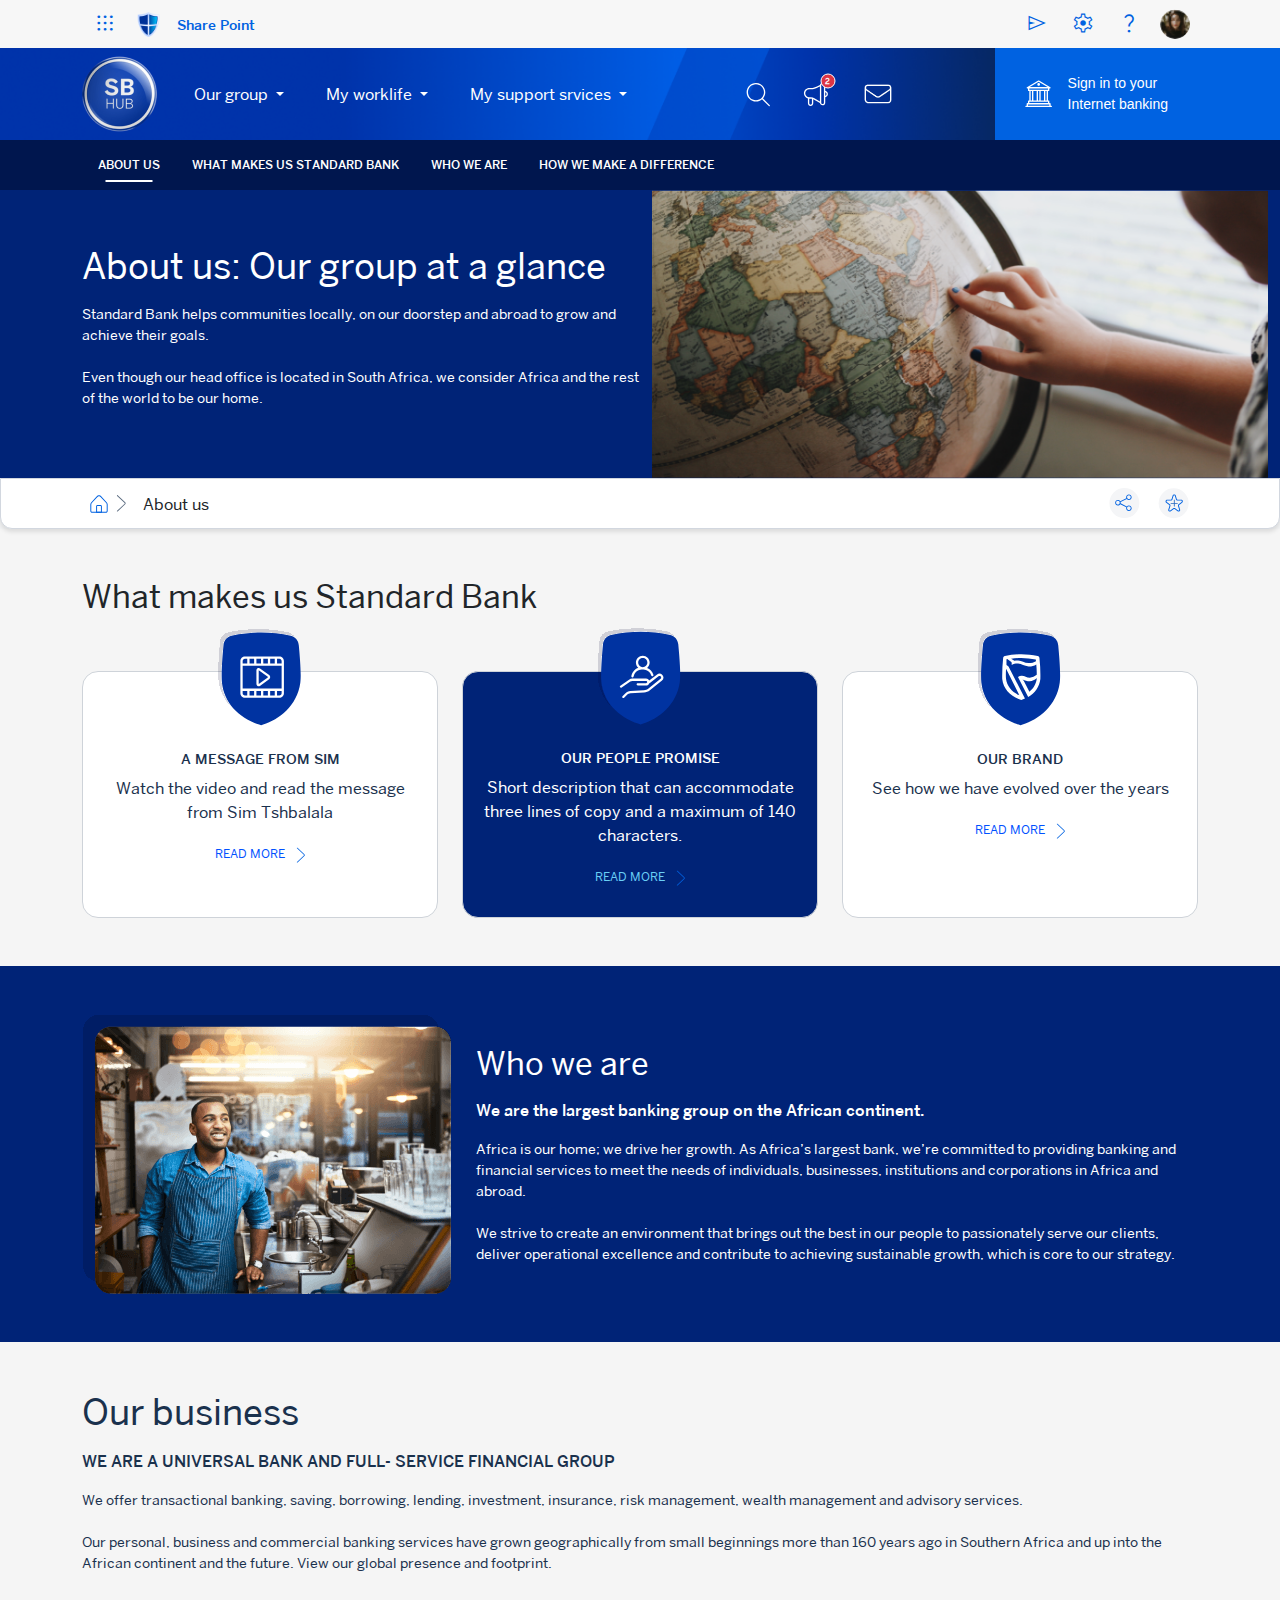
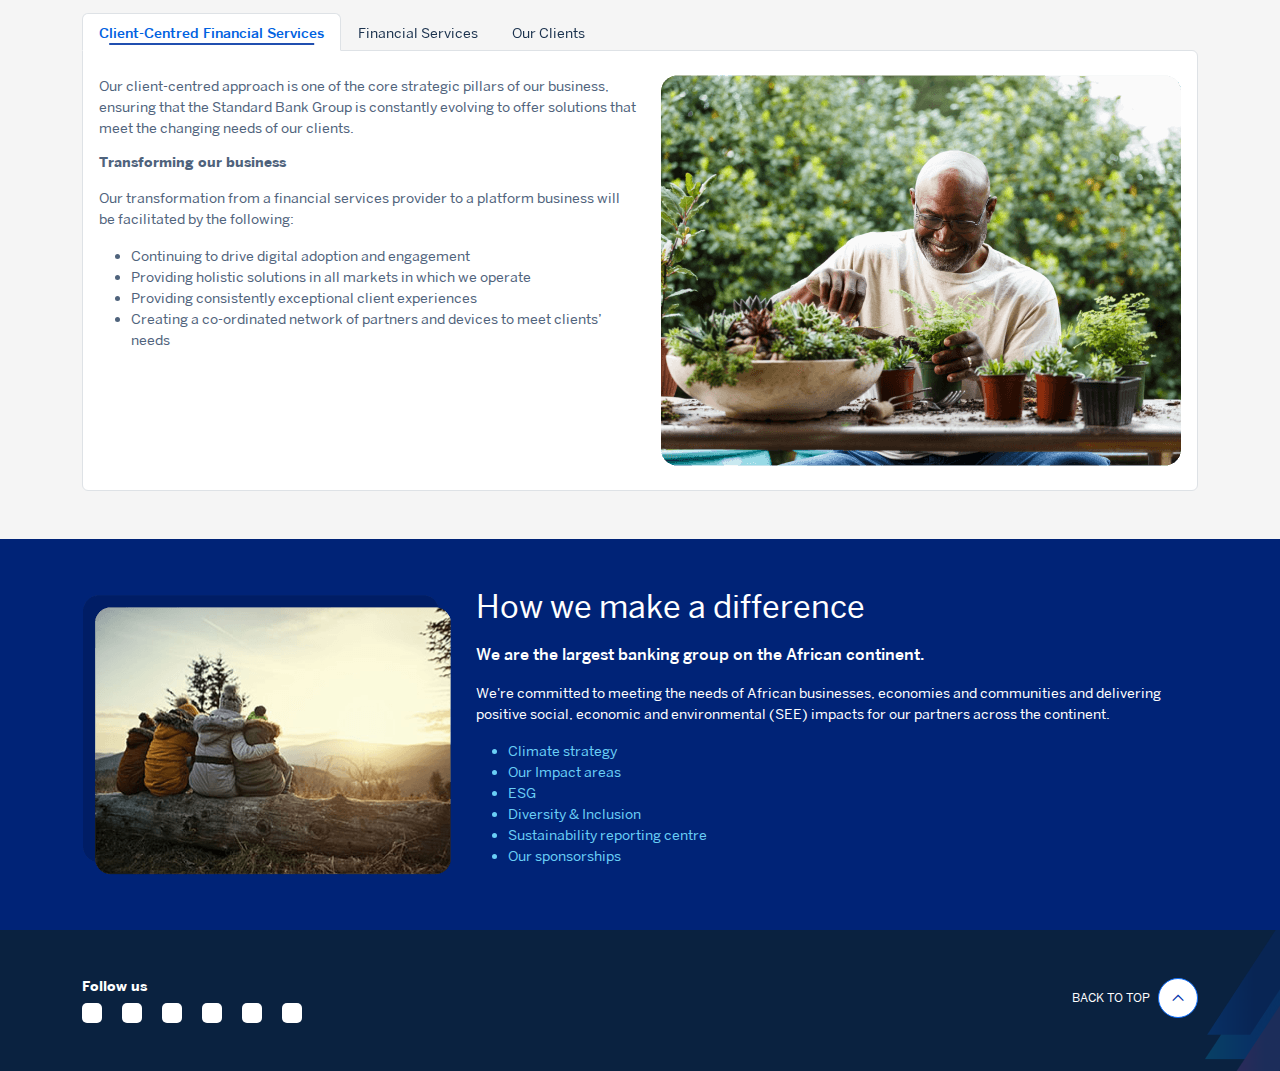
<file: about-us.html>
<!DOCTYPE html>
<html lang="en">

<head>
    <meta charset="UTF-8" />
    <meta http-equiv="X-UA-Compatible" content="IE=edge" />
    <meta name="viewport" content="width=device-width, initial-scale=1.0" />
    <title>SBH 2 About us | Our group at a glance</title>
    <link rel="stylesheet"
        href="https://fonts.googleapis.com/css2?family=Material+Symbols+Outlined:opsz,wght,FILL,GRAD@48,300,0,0" />
    <link rel="stylesheet" href="https://cdnjs.cloudflare.com/ajax/libs/font-awesome/6.2.1/css/all.min.css"
        integrity="sha512-MV7K8+y+gLIBoVD59lQIYicR65iaqukzvf/nwasF0nqhPay5w/9lJmVM2hMDcnK1OnMGCdVK+iQrJ7lzPJQd1w=="
        crossorigin="anonymous" referrerpolicy="no-referrer" />
    <!-- Link Swiper's CSS -->
    <link rel="stylesheet" href="https://cdn.jsdelivr.net/npm/swiper/swiper-bundle.min.css" />
    <link href="assets/vendor/bootstrap/css/bootstrap.min.css" rel="stylesheet">
    <link rel="stylesheet" href="assets/css/style.css" />
</head>

<body>
    <!-- ##### header start ##### -->
    <header>
        <nav class="navbar navbar-expand navbar-top py-0" style="background-color: #f7f7f7;">
            <div class="container">
                <ul class="navbar-nav align-items-center">
                    <li class="nav-item">
                        <a class="nav-link" href="#">
                            <span class="material-symbols-outlined"> apps</span>
                        </a>
                    </li>
                    <li class="nav-item">
                        <a class="nav-link" href="#"><img src="assets/images/header/blue-shield-icon-png--8UlbuW.png"
                                alt="shield" class="img-fluid shield" style="width: 25px;"></a>
                    </li>
                    <li class="nav-item d-lg-block d-none">
                        <a class="nav-link" href="#">Share Point</a>
                    </li>
                </ul>
                <ul class="navbar-nav align-items-center">
                    <li class="nav-item">
                        <a class="nav-link" href="#">
                            <span class="material-symbols-outlined"> send </span>
                        </a>
                    </li>
                    <li class="nav-item">
                        <a class="nav-link" href="#">
                            <span class="material-symbols-outlined"> settings </span>
                        </a>
                    </li>
                    <li class="nav-item">
                        <a class="nav-link" href="#">
                            <span class="material-symbols-outlined"> question_mark </span>
                        </a>
                    </li>
                    <li class="nav-item">
                        <a class="nav-link" href="#">
                            <img src="assets/images/header/avatar.png" alt="user" class="img-fluid user-avatar">
                        </a>
                    </li>
                </ul>
            </div>
        </nav>

        <div class="main-header">
            <div class="container">
                <nav class="navbar navbar-expand-xl py-xl-0">

                    <a class="navbar-brand" href="#">
                        <img src="assets/images/header/logo.png" alt="logo">
                    </a>

                    <div class="d-flex d-xl-none">
                        <div class="menu_icons">
                            <div class="search for_icons_margin position-relative">
                                <button class="icon"
                                    style="cursor: pointer; border: transparent; background-color: transparent;">

                                    <svg class="menu-icons-svg" width="24" height="25" viewBox="0 0 24 25" fill="none"
                                        xmlns="http://www.w3.org/2000/svg">
                                        <path fill-rule="evenodd" clip-rule="evenodd"
                                            d="M9.95833 0.943481C4.80368 0.943481 0.625 5.12216 0.625 10.2768C0.625 15.4315 4.80368 19.6101 9.95833 19.6101C12.2995 19.6101 14.4393 18.7482 16.0777 17.3243C16.0999 17.3562 16.1252 17.3865 16.1536 17.4149L22.8203 24.0816C23.0806 24.3419 23.5027 24.3419 23.7631 24.0816C24.0234 23.8212 24.0234 23.3991 23.7631 23.1387L17.0964 16.4721C17.068 16.4437 17.0377 16.4184 17.0058 16.3962C18.4297 14.7577 19.2917 12.6179 19.2917 10.2768C19.2917 5.12216 15.113 0.943481 9.95833 0.943481ZM1.95833 10.2768C1.95833 5.85854 5.54006 2.27681 9.95833 2.27681C14.3766 2.27681 17.9583 5.85854 17.9583 10.2768C17.9583 14.6951 14.3766 18.2768 9.95833 18.2768C5.54006 18.2768 1.95833 14.6951 1.95833 10.2768Z"
                                            fill="white" />
                                    </svg>

                                </button>
                                <div class="input-box position-absolute top-50 translate-middle-y d-none">
                                    <div class="position-relative">
                                        <input type="text" class="form-control border-blue"
                                            placeholder="What are you looking for?"
                                            style="padding-left: 30px; padding-right: 30px;">
                                        <svg class="img-fluid position-absolute top-50 translate-middle-y" width="16"
                                            height="16" viewBox="0 0 16 16" fill="none"
                                            xmlns="http://www.w3.org/2000/svg" style="left: 10px;">
                                            <path
                                                d="M15.873 13.9918L12.4424 10.5339C12.2481 10.3398 11.9979 10.2115 11.7269 10.1669C11.456 10.1222 11.1779 10.1635 10.9316 10.285L10.185 9.52939C11.0773 8.4842 11.5632 7.15244 11.5537 5.77808C11.5537 4.63529 11.2149 3.51815 10.5801 2.56795C9.94534 1.61775 9.04312 0.877162 7.98754 0.439833C6.93196 0.00250354 5.77043 -0.111922 4.64983 0.111027C3.52924 0.333975 2.4999 0.884284 1.692 1.69236C0.884094 2.50044 0.333903 3.53 0.111003 4.65083C-0.111898 5.77167 0.00250304 6.93345 0.439738 7.98926C0.876973 9.04506 1.61741 9.94748 2.5674 10.5824C3.5174 11.2173 4.63429 11.5562 5.77684 11.5562C7.15432 11.5583 8.4862 11.0627 9.52734 10.1605L10.2828 10.9072C10.1614 11.1536 10.1201 11.4318 10.1647 11.7028C10.2093 11.9738 10.3376 12.224 10.5316 12.4184L13.9888 15.8764C14.073 15.9558 14.1842 16 14.2999 16C14.4156 16 14.5268 15.9558 14.611 15.8764L15.873 14.6141C15.9544 14.531 16 14.4193 16 14.303C16 14.1866 15.9544 14.0749 15.873 13.9918ZM5.77684 10.6672C4.81007 10.6672 3.865 10.3805 3.06116 9.84326C2.25732 9.30603 1.6308 8.54245 1.26083 7.64908C0.890863 6.7557 0.794062 5.77266 0.98267 4.82426C1.17128 3.87586 1.63682 3.00469 2.32044 2.32094C3.00405 1.63718 3.87502 1.17153 4.82322 0.982881C5.77142 0.794233 6.75425 0.891054 7.64743 1.2611C8.54061 1.63115 9.30403 2.2578 9.84114 3.06182C10.3783 3.86583 10.6649 4.8111 10.6649 5.77808C10.6626 7.07404 10.1468 8.31625 9.23065 9.23263C8.31446 10.149 7.07252 10.6649 5.77684 10.6672ZM14.2999 14.9341L11.1626 11.7873C11.1201 11.7474 11.0862 11.6992 11.0631 11.6457C11.0399 11.5922 11.028 11.5345 11.028 11.4762C11.028 11.4178 11.0399 11.3602 11.0631 11.3066C11.0862 11.2531 11.1201 11.2049 11.1626 11.165C11.2025 11.1225 11.2507 11.0886 11.3042 11.0655C11.3577 11.0423 11.4154 11.0303 11.4737 11.0303C11.532 11.0303 11.5897 11.0423 11.6432 11.0655C11.6967 11.0886 11.7449 11.1225 11.7848 11.165L14.9309 14.303L14.2999 14.9341Z"
                                                fill="url(#paint0_linear_127_23113)" />
                                            <defs>
                                                <linearGradient id="paint0_linear_127_23113" x1="-8" y1="8" x2="8"
                                                    y2="24" gradientUnits="userSpaceOnUse">
                                                    <stop stop-color="#0033A1" />
                                                    <stop offset="1" stop-color="#1F59D8" />
                                                </linearGradient>
                                            </defs>
                                        </svg>
                                        <svg id="search-close-button" width="18" height="18" viewBox="0 0 18 18"
                                            fill="none" xmlns="http://www.w3.org/2000/svg"
                                            class="img-fluid position-absolute top-50 translate-middle-y"
                                            style="right: 10px">
                                            <path fill-rule="evenodd" clip-rule="evenodd"
                                                d="M9.0013 0.666504C4.39893 0.666504 0.667969 4.39746 0.667969 8.99984C0.667969 13.6022 4.39893 17.3332 9.0013 17.3332C13.6037 17.3332 17.3346 13.6022 17.3346 8.99984C17.3346 4.39746 13.6037 0.666504 9.0013 0.666504ZM5.9626 5.37188C5.79988 5.20916 5.53606 5.20916 5.37334 5.37188C5.21062 5.53459 5.21062 5.79841 5.37334 5.96113L8.41205 8.99984L5.37334 12.0385C5.21062 12.2013 5.21062 12.4651 5.37334 12.6278C5.53606 12.7905 5.79988 12.7905 5.9626 12.6278L9.0013 9.58909L12.04 12.6278C12.2027 12.7905 12.4665 12.7905 12.6293 12.6278C12.792 12.4651 12.792 12.2013 12.6293 12.0385L9.59056 8.99984L12.6293 5.96113C12.792 5.79841 12.792 5.53459 12.6293 5.37188C12.4665 5.20916 12.2027 5.20916 12.04 5.37188L9.0013 8.41058L5.9626 5.37188Z"
                                                fill="#00BFFF" />
                                        </svg>

                                    </div>
                                </div>
                            </div>
                            <div class="notifications for_icons_margin">

                                <div class="position-relative">
                                    <svg class="menu-icons-svg" width="25" height="25" viewBox="0 0 25 25" fill="none"
                                        xmlns="http://www.w3.org/2000/svg">
                                        <path fill-rule="evenodd" clip-rule="evenodd"
                                            d="M19.5793 0.693481C18.2526 0.693481 17.1522 1.66225 16.947 2.93095L13.9838 4.41253L10.4425 5.67727C9.79486 5.90858 9.11224 6.02681 8.42451 6.02681H6.24593C3.30041 6.02681 0.912598 8.41463 0.912598 11.3601C0.912598 13.8453 2.61229 15.9334 4.9126 16.5255V21.3601C4.9126 22.8329 6.10651 24.0268 7.57926 24.0268C9.05202 24.0268 10.2459 22.8329 10.2459 21.3601V17.2162C10.4053 17.2901 10.5615 17.3716 10.7139 17.4605L16.9424 21.0938C17.1356 22.3767 18.2426 23.3601 19.5793 23.3601C21.052 23.3601 22.2459 22.1662 22.2459 20.6935V15.2935C23.7674 14.9846 24.9126 13.6395 24.9126 12.0268C24.9126 10.4142 23.7674 9.06901 22.2459 8.76016V3.36015C22.2459 1.88739 21.052 0.693481 19.5793 0.693481ZM22.2459 13.913C23.0227 13.6385 23.5793 12.8976 23.5793 12.0268C23.5793 11.156 23.0227 10.4152 22.2459 10.1406V13.913ZM19.5793 22.0268C18.8429 22.0268 18.2459 21.4299 18.2459 20.6935V3.36015C18.2459 2.62377 18.8429 2.02681 19.5793 2.02681C20.3156 2.02681 20.9126 2.62377 20.9126 3.36015V20.6935C20.9126 21.4299 20.3156 22.0268 19.5793 22.0268ZM14.5441 5.6231L16.9126 4.43884V19.5328L11.3858 16.3088C10.3207 15.6875 9.10978 15.3601 7.87675 15.3601H6.24593C4.03679 15.3601 2.24593 13.5693 2.24593 11.3601C2.24593 9.15101 4.03679 7.36015 6.24593 7.36015H8.42451C9.26507 7.36015 10.0994 7.21563 10.891 6.93292L14.4702 5.65464C14.4954 5.64562 14.5201 5.63509 14.5441 5.6231ZM7.57926 22.6935C6.84288 22.6935 6.24593 22.0965 6.24593 21.3601V16.6935H7.87675C8.22565 16.6935 8.57236 16.7259 8.9126 16.7896V21.3601C8.9126 22.0965 8.31564 22.6935 7.57926 22.6935Z"
                                            fill="white" />
                                    </svg>
                                    <span
                                        class="position-absolute top-0 start-100 translate-middle d-block bg-danger text-white d-flex align-items-center justify-content-center rounded-pill"
                                        style="font-size: 8px; width: 15px; height: 15px;border: 1px solid #fff;"><strong>2</strong></span>
                                </div>

                                <div class="notification_list">
                                    <div class="notofication_head">
                                        <h2>notifications</h2>
                                        <i class="fa-solid fa-x"></i>
                                    </div>
                                    <div class="notification_item for_dot">
                                        <div class="notification_item_left">
                                            <span class="notification-number">1.</span>
                                        </div>
                                        <div class="notification_item_right">
                                            <a href="#">Alert notification title will be displayed here.</a>
                                            <p><svg width="15" height="15" viewBox="0 0 15 15" fill="none"
                                                    xmlns="http://www.w3.org/2000/svg">
                                                    <path fill-rule="evenodd" clip-rule="evenodd"
                                                        d="M7.69416 2.25C4.93207 2.25 2.66641 4.39608 2.46399 7.10742L1.77566 6.4185C1.66132 6.30475 1.47699 6.30475 1.36266 6.4185C1.24891 6.53283 1.24891 6.71717 1.36266 6.8315L2.52932 7.99817C2.58649 8.05475 2.66116 8.08333 2.73582 8.08333C2.81049 8.08333 2.88516 8.05475 2.94232 7.99817L4.10899 6.8315C4.22274 6.71717 4.22274 6.53283 4.10899 6.4185C3.99466 6.30475 3.81032 6.30475 3.69599 6.4185L3.04966 7.06542C3.26957 4.69533 5.26749 2.83333 7.69416 2.83333C10.2672 2.83333 12.3608 4.92692 12.3608 7.5C12.3608 10.0731 10.2672 12.1667 7.69416 12.1667C6.44466 12.1667 5.27099 11.6796 4.38841 10.7941C4.27874 10.6838 4.17432 10.5677 4.07574 10.4476C3.97366 10.3227 3.79049 10.3047 3.66507 10.4067C3.54082 10.5088 3.52274 10.6926 3.62424 10.8174C3.73566 10.9522 3.85232 11.0822 3.97541 11.2059C4.96766 12.2017 6.28832 12.75 7.69416 12.75C10.5892 12.75 12.9442 10.3945 12.9442 7.5C12.9442 4.6055 10.5892 2.25 7.69416 2.25M7.69416 4.875V7.42417L9.30591 9.03592C9.41966 9.14967 9.41966 9.33458 9.30591 9.44833C9.24874 9.5055 9.17407 9.5335 9.09941 9.5335C9.02474 9.5335 8.95007 9.5055 8.89349 9.44833L7.19599 7.75142C7.14174 7.69658 7.11082 7.6225 7.11082 7.54492V4.875C7.11082 4.714 7.24149 4.58333 7.40249 4.58333C7.56349 4.58333 7.69416 4.714 7.69416 4.875"
                                                        fill="#767676" />
                                                    <mask id="mask0_127_21738" style="mask-type:luminance"
                                                        maskUnits="userSpaceOnUse" x="1" y="2" width="12" height="11">
                                                        <path fill-rule="evenodd" clip-rule="evenodd"
                                                            d="M7.69416 2.25C4.93207 2.25 2.66641 4.39608 2.46399 7.10742L1.77566 6.4185C1.66132 6.30475 1.47699 6.30475 1.36266 6.4185C1.24891 6.53283 1.24891 6.71717 1.36266 6.8315L2.52932 7.99817C2.58649 8.05475 2.66116 8.08333 2.73582 8.08333C2.81049 8.08333 2.88516 8.05475 2.94232 7.99817L4.10899 6.8315C4.22274 6.71717 4.22274 6.53283 4.10899 6.4185C3.99466 6.30475 3.81032 6.30475 3.69599 6.4185L3.04966 7.06542C3.26957 4.69533 5.26749 2.83333 7.69416 2.83333C10.2672 2.83333 12.3608 4.92692 12.3608 7.5C12.3608 10.0731 10.2672 12.1667 7.69416 12.1667C6.44466 12.1667 5.27099 11.6796 4.38841 10.7941C4.27874 10.6838 4.17432 10.5677 4.07574 10.4476C3.97366 10.3227 3.79049 10.3047 3.66507 10.4067C3.54082 10.5088 3.52274 10.6926 3.62424 10.8174C3.73566 10.9522 3.85232 11.0822 3.97541 11.2059C4.96766 12.2017 6.28832 12.75 7.69416 12.75C10.5892 12.75 12.9442 10.3945 12.9442 7.5C12.9442 4.6055 10.5892 2.25 7.69416 2.25M7.69416 4.875V7.42417L9.30591 9.03592C9.41966 9.14967 9.41966 9.33458 9.30591 9.44833C9.24874 9.5055 9.17407 9.5335 9.09941 9.5335C9.02474 9.5335 8.95007 9.5055 8.89349 9.44833L7.19599 7.75142C7.14174 7.69658 7.11082 7.6225 7.11082 7.54492V4.875C7.11082 4.714 7.24149 4.58333 7.40249 4.58333C7.56349 4.58333 7.69416 4.714 7.69416 4.875"
                                                            fill="white" />
                                                    </mask>
                                                    <g mask="url(#mask0_127_21738)">
                                                        <rect x="1.27734" y="0.5" width="14" height="14"
                                                            fill="#0033AA" />
                                                    </g>
                                                </svg>
                                                5 min ago</p>
                                        </div>
                                    </div>
                                    <div class="notification_item for_dot">
                                        <div class="notification_item_left">
                                            <span class="notification-number">2.</span>
                                        </div>
                                        <div class="notification_item_right">
                                            <a href="#">Reminder notification title will be displayed…</a>
                                            <p><svg width="15" height="15" viewBox="0 0 15 15" fill="none"
                                                    xmlns="http://www.w3.org/2000/svg">
                                                    <path fill-rule="evenodd" clip-rule="evenodd"
                                                        d="M7.69416 2.25C4.93207 2.25 2.66641 4.39608 2.46399 7.10742L1.77566 6.4185C1.66132 6.30475 1.47699 6.30475 1.36266 6.4185C1.24891 6.53283 1.24891 6.71717 1.36266 6.8315L2.52932 7.99817C2.58649 8.05475 2.66116 8.08333 2.73582 8.08333C2.81049 8.08333 2.88516 8.05475 2.94232 7.99817L4.10899 6.8315C4.22274 6.71717 4.22274 6.53283 4.10899 6.4185C3.99466 6.30475 3.81032 6.30475 3.69599 6.4185L3.04966 7.06542C3.26957 4.69533 5.26749 2.83333 7.69416 2.83333C10.2672 2.83333 12.3608 4.92692 12.3608 7.5C12.3608 10.0731 10.2672 12.1667 7.69416 12.1667C6.44466 12.1667 5.27099 11.6796 4.38841 10.7941C4.27874 10.6838 4.17432 10.5677 4.07574 10.4476C3.97366 10.3227 3.79049 10.3047 3.66507 10.4067C3.54082 10.5088 3.52274 10.6926 3.62424 10.8174C3.73566 10.9522 3.85232 11.0822 3.97541 11.2059C4.96766 12.2017 6.28832 12.75 7.69416 12.75C10.5892 12.75 12.9442 10.3945 12.9442 7.5C12.9442 4.6055 10.5892 2.25 7.69416 2.25M7.69416 4.875V7.42417L9.30591 9.03592C9.41966 9.14967 9.41966 9.33458 9.30591 9.44833C9.24874 9.5055 9.17407 9.5335 9.09941 9.5335C9.02474 9.5335 8.95007 9.5055 8.89349 9.44833L7.19599 7.75142C7.14174 7.69658 7.11082 7.6225 7.11082 7.54492V4.875C7.11082 4.714 7.24149 4.58333 7.40249 4.58333C7.56349 4.58333 7.69416 4.714 7.69416 4.875"
                                                        fill="#767676" />
                                                    <mask id="mask0_127_21738" style="mask-type:luminance"
                                                        maskUnits="userSpaceOnUse" x="1" y="2" width="12" height="11">
                                                        <path fill-rule="evenodd" clip-rule="evenodd"
                                                            d="M7.69416 2.25C4.93207 2.25 2.66641 4.39608 2.46399 7.10742L1.77566 6.4185C1.66132 6.30475 1.47699 6.30475 1.36266 6.4185C1.24891 6.53283 1.24891 6.71717 1.36266 6.8315L2.52932 7.99817C2.58649 8.05475 2.66116 8.08333 2.73582 8.08333C2.81049 8.08333 2.88516 8.05475 2.94232 7.99817L4.10899 6.8315C4.22274 6.71717 4.22274 6.53283 4.10899 6.4185C3.99466 6.30475 3.81032 6.30475 3.69599 6.4185L3.04966 7.06542C3.26957 4.69533 5.26749 2.83333 7.69416 2.83333C10.2672 2.83333 12.3608 4.92692 12.3608 7.5C12.3608 10.0731 10.2672 12.1667 7.69416 12.1667C6.44466 12.1667 5.27099 11.6796 4.38841 10.7941C4.27874 10.6838 4.17432 10.5677 4.07574 10.4476C3.97366 10.3227 3.79049 10.3047 3.66507 10.4067C3.54082 10.5088 3.52274 10.6926 3.62424 10.8174C3.73566 10.9522 3.85232 11.0822 3.97541 11.2059C4.96766 12.2017 6.28832 12.75 7.69416 12.75C10.5892 12.75 12.9442 10.3945 12.9442 7.5C12.9442 4.6055 10.5892 2.25 7.69416 2.25M7.69416 4.875V7.42417L9.30591 9.03592C9.41966 9.14967 9.41966 9.33458 9.30591 9.44833C9.24874 9.5055 9.17407 9.5335 9.09941 9.5335C9.02474 9.5335 8.95007 9.5055 8.89349 9.44833L7.19599 7.75142C7.14174 7.69658 7.11082 7.6225 7.11082 7.54492V4.875C7.11082 4.714 7.24149 4.58333 7.40249 4.58333C7.56349 4.58333 7.69416 4.714 7.69416 4.875"
                                                            fill="white" />
                                                    </mask>
                                                    <g mask="url(#mask0_127_21738)">
                                                        <rect x="1.27734" y="0.5" width="14" height="14"
                                                            fill="#0033AA" />
                                                    </g>
                                                </svg>
                                                6 hours ago</p>
                                        </div>
                                    </div>
                                    <div class="notification_item">
                                        <div class="notification_item_left">
                                            <span class="notification-number">3.</span>
                                        </div>
                                        <div class="notification_item_right">
                                            <a href="#">Announcement notification title will…</a>
                                            <p><svg width="15" height="15" viewBox="0 0 15 15" fill="none"
                                                    xmlns="http://www.w3.org/2000/svg">
                                                    <path fill-rule="evenodd" clip-rule="evenodd"
                                                        d="M7.69416 2.25C4.93207 2.25 2.66641 4.39608 2.46399 7.10742L1.77566 6.4185C1.66132 6.30475 1.47699 6.30475 1.36266 6.4185C1.24891 6.53283 1.24891 6.71717 1.36266 6.8315L2.52932 7.99817C2.58649 8.05475 2.66116 8.08333 2.73582 8.08333C2.81049 8.08333 2.88516 8.05475 2.94232 7.99817L4.10899 6.8315C4.22274 6.71717 4.22274 6.53283 4.10899 6.4185C3.99466 6.30475 3.81032 6.30475 3.69599 6.4185L3.04966 7.06542C3.26957 4.69533 5.26749 2.83333 7.69416 2.83333C10.2672 2.83333 12.3608 4.92692 12.3608 7.5C12.3608 10.0731 10.2672 12.1667 7.69416 12.1667C6.44466 12.1667 5.27099 11.6796 4.38841 10.7941C4.27874 10.6838 4.17432 10.5677 4.07574 10.4476C3.97366 10.3227 3.79049 10.3047 3.66507 10.4067C3.54082 10.5088 3.52274 10.6926 3.62424 10.8174C3.73566 10.9522 3.85232 11.0822 3.97541 11.2059C4.96766 12.2017 6.28832 12.75 7.69416 12.75C10.5892 12.75 12.9442 10.3945 12.9442 7.5C12.9442 4.6055 10.5892 2.25 7.69416 2.25M7.69416 4.875V7.42417L9.30591 9.03592C9.41966 9.14967 9.41966 9.33458 9.30591 9.44833C9.24874 9.5055 9.17407 9.5335 9.09941 9.5335C9.02474 9.5335 8.95007 9.5055 8.89349 9.44833L7.19599 7.75142C7.14174 7.69658 7.11082 7.6225 7.11082 7.54492V4.875C7.11082 4.714 7.24149 4.58333 7.40249 4.58333C7.56349 4.58333 7.69416 4.714 7.69416 4.875"
                                                        fill="#767676" />
                                                    <mask id="mask0_127_21738" style="mask-type:luminance"
                                                        maskUnits="userSpaceOnUse" x="1" y="2" width="12" height="11">
                                                        <path fill-rule="evenodd" clip-rule="evenodd"
                                                            d="M7.69416 2.25C4.93207 2.25 2.66641 4.39608 2.46399 7.10742L1.77566 6.4185C1.66132 6.30475 1.47699 6.30475 1.36266 6.4185C1.24891 6.53283 1.24891 6.71717 1.36266 6.8315L2.52932 7.99817C2.58649 8.05475 2.66116 8.08333 2.73582 8.08333C2.81049 8.08333 2.88516 8.05475 2.94232 7.99817L4.10899 6.8315C4.22274 6.71717 4.22274 6.53283 4.10899 6.4185C3.99466 6.30475 3.81032 6.30475 3.69599 6.4185L3.04966 7.06542C3.26957 4.69533 5.26749 2.83333 7.69416 2.83333C10.2672 2.83333 12.3608 4.92692 12.3608 7.5C12.3608 10.0731 10.2672 12.1667 7.69416 12.1667C6.44466 12.1667 5.27099 11.6796 4.38841 10.7941C4.27874 10.6838 4.17432 10.5677 4.07574 10.4476C3.97366 10.3227 3.79049 10.3047 3.66507 10.4067C3.54082 10.5088 3.52274 10.6926 3.62424 10.8174C3.73566 10.9522 3.85232 11.0822 3.97541 11.2059C4.96766 12.2017 6.28832 12.75 7.69416 12.75C10.5892 12.75 12.9442 10.3945 12.9442 7.5C12.9442 4.6055 10.5892 2.25 7.69416 2.25M7.69416 4.875V7.42417L9.30591 9.03592C9.41966 9.14967 9.41966 9.33458 9.30591 9.44833C9.24874 9.5055 9.17407 9.5335 9.09941 9.5335C9.02474 9.5335 8.95007 9.5055 8.89349 9.44833L7.19599 7.75142C7.14174 7.69658 7.11082 7.6225 7.11082 7.54492V4.875C7.11082 4.714 7.24149 4.58333 7.40249 4.58333C7.56349 4.58333 7.69416 4.714 7.69416 4.875"
                                                            fill="white" />
                                                    </mask>
                                                    <g mask="url(#mask0_127_21738)">
                                                        <rect x="1.27734" y="0.5" width="14" height="14"
                                                            fill="#0033AA" />
                                                    </g>
                                                </svg>
                                                2 days ago</p>
                                        </div>
                                    </div>
                                    <div class="notification_item">
                                        <div class="notification_item_left">
                                            <span class="notification-number">4.</span>
                                        </div>
                                        <div class="notification_item_right">
                                            <a href="#">Operation notification title will be displayed…</a>
                                            <p><svg width="15" height="15" viewBox="0 0 15 15" fill="none"
                                                    xmlns="http://www.w3.org/2000/svg">
                                                    <path fill-rule="evenodd" clip-rule="evenodd"
                                                        d="M7.69416 2.25C4.93207 2.25 2.66641 4.39608 2.46399 7.10742L1.77566 6.4185C1.66132 6.30475 1.47699 6.30475 1.36266 6.4185C1.24891 6.53283 1.24891 6.71717 1.36266 6.8315L2.52932 7.99817C2.58649 8.05475 2.66116 8.08333 2.73582 8.08333C2.81049 8.08333 2.88516 8.05475 2.94232 7.99817L4.10899 6.8315C4.22274 6.71717 4.22274 6.53283 4.10899 6.4185C3.99466 6.30475 3.81032 6.30475 3.69599 6.4185L3.04966 7.06542C3.26957 4.69533 5.26749 2.83333 7.69416 2.83333C10.2672 2.83333 12.3608 4.92692 12.3608 7.5C12.3608 10.0731 10.2672 12.1667 7.69416 12.1667C6.44466 12.1667 5.27099 11.6796 4.38841 10.7941C4.27874 10.6838 4.17432 10.5677 4.07574 10.4476C3.97366 10.3227 3.79049 10.3047 3.66507 10.4067C3.54082 10.5088 3.52274 10.6926 3.62424 10.8174C3.73566 10.9522 3.85232 11.0822 3.97541 11.2059C4.96766 12.2017 6.28832 12.75 7.69416 12.75C10.5892 12.75 12.9442 10.3945 12.9442 7.5C12.9442 4.6055 10.5892 2.25 7.69416 2.25M7.69416 4.875V7.42417L9.30591 9.03592C9.41966 9.14967 9.41966 9.33458 9.30591 9.44833C9.24874 9.5055 9.17407 9.5335 9.09941 9.5335C9.02474 9.5335 8.95007 9.5055 8.89349 9.44833L7.19599 7.75142C7.14174 7.69658 7.11082 7.6225 7.11082 7.54492V4.875C7.11082 4.714 7.24149 4.58333 7.40249 4.58333C7.56349 4.58333 7.69416 4.714 7.69416 4.875"
                                                        fill="#767676" />
                                                    <mask id="mask0_127_21738" style="mask-type:luminance"
                                                        maskUnits="userSpaceOnUse" x="1" y="2" width="12" height="11">
                                                        <path fill-rule="evenodd" clip-rule="evenodd"
                                                            d="M7.69416 2.25C4.93207 2.25 2.66641 4.39608 2.46399 7.10742L1.77566 6.4185C1.66132 6.30475 1.47699 6.30475 1.36266 6.4185C1.24891 6.53283 1.24891 6.71717 1.36266 6.8315L2.52932 7.99817C2.58649 8.05475 2.66116 8.08333 2.73582 8.08333C2.81049 8.08333 2.88516 8.05475 2.94232 7.99817L4.10899 6.8315C4.22274 6.71717 4.22274 6.53283 4.10899 6.4185C3.99466 6.30475 3.81032 6.30475 3.69599 6.4185L3.04966 7.06542C3.26957 4.69533 5.26749 2.83333 7.69416 2.83333C10.2672 2.83333 12.3608 4.92692 12.3608 7.5C12.3608 10.0731 10.2672 12.1667 7.69416 12.1667C6.44466 12.1667 5.27099 11.6796 4.38841 10.7941C4.27874 10.6838 4.17432 10.5677 4.07574 10.4476C3.97366 10.3227 3.79049 10.3047 3.66507 10.4067C3.54082 10.5088 3.52274 10.6926 3.62424 10.8174C3.73566 10.9522 3.85232 11.0822 3.97541 11.2059C4.96766 12.2017 6.28832 12.75 7.69416 12.75C10.5892 12.75 12.9442 10.3945 12.9442 7.5C12.9442 4.6055 10.5892 2.25 7.69416 2.25M7.69416 4.875V7.42417L9.30591 9.03592C9.41966 9.14967 9.41966 9.33458 9.30591 9.44833C9.24874 9.5055 9.17407 9.5335 9.09941 9.5335C9.02474 9.5335 8.95007 9.5055 8.89349 9.44833L7.19599 7.75142C7.14174 7.69658 7.11082 7.6225 7.11082 7.54492V4.875C7.11082 4.714 7.24149 4.58333 7.40249 4.58333C7.56349 4.58333 7.69416 4.714 7.69416 4.875"
                                                            fill="white" />
                                                    </mask>
                                                    <g mask="url(#mask0_127_21738)">
                                                        <rect x="1.27734" y="0.5" width="14" height="14"
                                                            fill="#0033AA" />
                                                    </g>
                                                </svg>
                                                3 days ago</p>
                                        </div>
                                    </div>

                                    <div class="notification_footer d-flex justify-content-between">
                                        <a href="#">mark all as read</a>
                                        <a href="#">view more</a>
                                    </div>
                                </div>
                            </div>
                            <div class="message for_icons_margin">
                                <a href="#">
                                    <svg class="menu-icons-svg" width="33" height="33" viewBox="0 0 33 33" fill="none"
                                        xmlns="http://www.w3.org/2000/svg">
                                        <path fill-rule="evenodd" clip-rule="evenodd"
                                            d="M27.1162 24.9434H7.4162C6.07486 24.9434 4.98286 23.8528 4.98286 22.5114V13.2768C5.0482 13.3301 5.09753 13.3928 5.16686 13.4434L14.8189 20.0168C15.4669 20.4581 16.2242 20.6781 16.9829 20.6781C17.7429 20.6781 18.5002 20.4581 19.1469 20.0168L28.8975 13.3768C28.9295 13.3541 28.9522 13.3208 28.9829 13.2968V23.0768C28.9829 24.1061 28.1455 24.9434 27.1162 24.9434ZM27.0535 8.94344C27.7309 8.94344 28.3562 9.31144 28.6722 9.87677C28.6749 9.88077 28.7349 9.99677 28.7362 10.0008C28.7469 10.0301 28.8082 10.1994 28.8215 10.2274C28.8762 10.3981 28.9042 10.5768 28.9042 10.7581C28.9042 11.3634 28.6122 11.9288 28.0495 12.3421L18.3975 18.9154C17.5509 19.4901 16.4162 19.4901 15.5695 18.9154L5.8642 12.3061C5.35486 11.9288 5.06286 11.3634 5.06286 10.7581C5.06286 10.5768 5.08953 10.3981 5.1442 10.2274C5.14553 10.2221 5.19353 10.0941 5.19486 10.0874C5.2082 10.0594 5.27086 9.93277 5.2802 9.90344C5.61086 9.31144 6.2362 8.94344 6.91353 8.94344H27.0535ZM30.1735 9.73544C30.1429 9.63411 30.1015 9.51144 30.0762 9.48344C30.0442 9.39411 30.0029 9.31411 29.9202 9.16477C29.3495 8.20611 28.2749 7.61011 27.1162 7.61011H27.0535H6.91353H6.85086C5.69219 7.61011 4.61753 8.20611 4.01086 9.23144C3.96686 9.30877 3.9282 9.38211 3.93486 9.38211C3.93486 9.38211 3.9362 9.38211 3.9362 9.38077C3.86553 9.51144 3.8242 9.63411 3.80153 9.71011C3.7002 10.0008 3.64953 10.3061 3.64953 10.6181V22.5114C3.64953 24.5874 5.33886 26.2768 7.41619 26.2768H27.1162C28.8802 26.2768 30.3162 24.8408 30.3162 23.0768V10.6181C30.3162 10.3061 30.2655 10.0008 30.1735 9.73544Z"
                                            fill="#767676" />
                                        <mask id="mask0_19_11132" style="mask-type:luminance" maskUnits="userSpaceOnUse"
                                            x="3" y="7" width="28" height="20">
                                            <path fill-rule="evenodd" clip-rule="evenodd"
                                                d="M27.1162 24.9434H7.4162C6.07486 24.9434 4.98286 23.8528 4.98286 22.5114V13.2768C5.0482 13.3301 5.09753 13.3928 5.16686 13.4434L14.8189 20.0168C15.4669 20.4581 16.2242 20.6781 16.9829 20.6781C17.7429 20.6781 18.5002 20.4581 19.1469 20.0168L28.8975 13.3768C28.9295 13.3541 28.9522 13.3208 28.9829 13.2968V23.0768C28.9829 24.1061 28.1455 24.9434 27.1162 24.9434ZM27.0535 8.94344C27.7309 8.94344 28.3562 9.31144 28.6722 9.87677C28.6749 9.88077 28.7349 9.99677 28.7362 10.0008C28.7469 10.0301 28.8082 10.1994 28.8215 10.2274C28.8762 10.3981 28.9042 10.5768 28.9042 10.7581C28.9042 11.3634 28.6122 11.9288 28.0495 12.3421L18.3975 18.9154C17.5509 19.4901 16.4162 19.4901 15.5695 18.9154L5.8642 12.3061C5.35486 11.9288 5.06286 11.3634 5.06286 10.7581C5.06286 10.5768 5.08953 10.3981 5.1442 10.2274C5.14553 10.2221 5.19353 10.0941 5.19486 10.0874C5.2082 10.0594 5.27086 9.93277 5.2802 9.90344C5.61086 9.31144 6.2362 8.94344 6.91353 8.94344H27.0535ZM30.1735 9.73544C30.1429 9.63411 30.1015 9.51144 30.0762 9.48344C30.0442 9.39411 30.0029 9.31411 29.9202 9.16477C29.3495 8.20611 28.2749 7.61011 27.1162 7.61011H27.0535H6.91353H6.85086C5.69219 7.61011 4.61753 8.20611 4.01086 9.23144C3.96686 9.30877 3.9282 9.38211 3.93486 9.38211C3.93486 9.38211 3.9362 9.38211 3.9362 9.38077C3.86553 9.51144 3.8242 9.63411 3.80153 9.71011C3.7002 10.0008 3.64953 10.3061 3.64953 10.6181V22.5114C3.64953 24.5874 5.33886 26.2768 7.41619 26.2768H27.1162C28.8802 26.2768 30.3162 24.8408 30.3162 23.0768V10.6181C30.3162 10.3061 30.2655 10.0008 30.1735 9.73544Z"
                                                fill="white" />
                                        </mask>
                                        <g mask="url(#mask0_19_11132)">
                                            <rect x="0.983398" y="0.943481" width="32" height="32" fill="white" />
                                        </g>
                                    </svg>

                                </a>
                            </div>
                        </div>
                    </div>

                    <button class="navbar-toggler btn border-0" type="button" data-bs-toggle="collapse"
                        data-bs-target="#navbarTogglerDemo03" aria-controls="navbarTogglerDemo03" aria-expanded="false"
                        aria-label="Toggle navigation">
                        <!-- <span class="navbar-toggler-icon "></span> -->
                        <i class="fa-solid fa-bars text-white fs-4"></i>
                    </button>

                    <div class="collapse navbar-collapse" id="navbarTogglerDemo03">
                        <div class="navbar-nav me-auto mb-2 mb-lg-0">
                            <div class="main_menu d-xl-flex">
                                <div class="dropdown mega_menu_dropdown">
                                    <a class="main_nav_btn dropdown-toggle" href="#" role="button"
                                        data-bs-toggle="dropdown" aria-expanded="false">
                                        Our group
                                    </a>
                                    <div class="dropdown-menu mega_menu sub_menu">
                                        <div class="row g-0">
                                            <div class="col-lg-3 h-100">
                                                <div class="mega_menu_item border-0">
                                                    <h4 class="pb-md-5"></h4>
                                                    <a href="#">About us</a>
                                                    <a href="#">Our strategy</a>
                                                    <a href="#">Our countries</a>
                                                </div>
                                            </div>
                                            <div class="col-lg-4">
                                                <div class="mega_menu_item">
                                                    <h3>Our client segments</h3>
                                                    <a href="#">bcc</a>
                                                    <a href="#">chnw</a>
                                                    <a href="#">cib</a>
                                                </div>
                                            </div>
                                            <div class="col-lg-5">
                                                <div class="mega_menu_item ">
                                                    <h3>our operations</h3>
                                                    <a href="#">Client solutions</a>
                                                    <a href="#">Corporate Functions</a>
                                                    <a href="#">Ecosystems & Partnerships</a>
                                                    <a href="#">Innovation</a>
                                                    <a href="#">Platform enablers, Data & AI</a>
                                                </div>
                                            </div>
                                        </div>
                                    </div>
                                </div>

                                <div class="dropdown mega_menu_dropdown">
                                    <a class="main_nav_btn dropdown-toggle" href="#" role="button"
                                        data-bs-toggle="dropdown" aria-expanded="false">
                                        My worklife
                                    </a>

                                    <div class="dropdown-menu mega_menu sub_menu">
                                        <div class="row g-0">
                                            <div class="col-lg-3">
                                                <div class="mega_menu_item  border-0">
                                                    <h4 class="pb-md-5"></h4>
                                                    <a href="#">my self service</a>
                                                    <a href="#">p&c service desk</a>
                                                    <a href="#">people & culture</a>
                                                </div>
                                            </div>
                                            <div class="col-lg-4">
                                                <div class="mega_menu_item">
                                                    <h3>my learning and development</h3>
                                                    <a href="#">my career & growth</a>
                                                    <a href="#">my performance</a>
                                                    <a href="#">intenal careers</a>
                                                </div>
                                            </div>
                                            <div class="col-lg-5">
                                                <div class="mega_menu_item ">
                                                    <h3>my rewards & benefits</h3>
                                                    <a href="#">my benefits</a>
                                                    <a href="#">my rewards</a>
                                                    <a href="#">recognising excelence</a>
                                                </div>
                                            </div>
                                        </div>
                                    </div>
                                </div>
                                <div class="dropdown mega_menu_dropdown">
                                    <a class="main_nav_btn dropdown-toggle" href="#" role="button"
                                        data-bs-toggle="dropdown" aria-expanded="false">
                                        My support srvices
                                    </a>

                                    <div class="dropdown-menu mega_menu sub_menu">
                                        <div class="row g-0">
                                            <div class="col-lg-3">
                                                <div class="mega_menu_item  border-0">
                                                    <h4 class="pb-md-5"></h4>
                                                    <a href="#">fraudstop</a>
                                                    <a href="#">whistleblowing</a>
                                                    <a href="#">parking & access</a>
                                                </div>
                                            </div>
                                            <div class="col-lg-4">
                                                <div class="mega_menu_item ">
                                                    <h3>technology</h3>
                                                    <a href="#">reset my password</a>
                                                    <a href="#">technology service desk</a>
                                                    <a href="#">sb app store</a>
                                                    <a href="#">working remotely</a>
                                                </div>
                                            </div>
                                            <div class="col-lg-5">
                                                <div class="mega_menu_item ">
                                                    <h3>documents & forms</h3>
                                                    <a href="#">forms</a>
                                                    <a href="#">polocoes</a>
                                                    <a href="#">gropu refrences guide</a>
                                                </div>
                                            </div>
                                        </div>
                                    </div>
                                </div>
                            </div>
                        </div>
                        <div class="d-none d-xl-flex">
                            <div class="menu_icons">
                                <div class="search for_icons_margin position-relative">
                                    <button class="icon"
                                        style="cursor: pointer; border: transparent; background-color: transparent;">

                                        <svg class="menu-icons-svg" width="24" height="25" viewBox="0 0 24 25"
                                            fill="none" xmlns="http://www.w3.org/2000/svg">
                                            <path fill-rule="evenodd" clip-rule="evenodd"
                                                d="M9.95833 0.943481C4.80368 0.943481 0.625 5.12216 0.625 10.2768C0.625 15.4315 4.80368 19.6101 9.95833 19.6101C12.2995 19.6101 14.4393 18.7482 16.0777 17.3243C16.0999 17.3562 16.1252 17.3865 16.1536 17.4149L22.8203 24.0816C23.0806 24.3419 23.5027 24.3419 23.7631 24.0816C24.0234 23.8212 24.0234 23.3991 23.7631 23.1387L17.0964 16.4721C17.068 16.4437 17.0377 16.4184 17.0058 16.3962C18.4297 14.7577 19.2917 12.6179 19.2917 10.2768C19.2917 5.12216 15.113 0.943481 9.95833 0.943481ZM1.95833 10.2768C1.95833 5.85854 5.54006 2.27681 9.95833 2.27681C14.3766 2.27681 17.9583 5.85854 17.9583 10.2768C17.9583 14.6951 14.3766 18.2768 9.95833 18.2768C5.54006 18.2768 1.95833 14.6951 1.95833 10.2768Z"
                                                fill="white" />
                                        </svg>

                                    </button>
                                    <div class="input-box position-absolute top-50 translate-middle-y d-none"
                                        style="right: 0; min-width: 300px;">
                                        <div class="position-relative">
                                            <input type="text" class="form-control border-blue"
                                                placeholder="What are you looking for?"
                                                style="padding-left: 30px; padding-right: 30px;">
                                            <svg class="img-fluid position-absolute top-50 translate-middle-y"
                                                width="16" height="16" viewBox="0 0 16 16" fill="none"
                                                xmlns="http://www.w3.org/2000/svg" style="left: 10px;">
                                                <path
                                                    d="M15.873 13.9918L12.4424 10.5339C12.2481 10.3398 11.9979 10.2115 11.7269 10.1669C11.456 10.1222 11.1779 10.1635 10.9316 10.285L10.185 9.52939C11.0773 8.4842 11.5632 7.15244 11.5537 5.77808C11.5537 4.63529 11.2149 3.51815 10.5801 2.56795C9.94534 1.61775 9.04312 0.877162 7.98754 0.439833C6.93196 0.00250354 5.77043 -0.111922 4.64983 0.111027C3.52924 0.333975 2.4999 0.884284 1.692 1.69236C0.884094 2.50044 0.333903 3.53 0.111003 4.65083C-0.111898 5.77167 0.00250304 6.93345 0.439738 7.98926C0.876973 9.04506 1.61741 9.94748 2.5674 10.5824C3.5174 11.2173 4.63429 11.5562 5.77684 11.5562C7.15432 11.5583 8.4862 11.0627 9.52734 10.1605L10.2828 10.9072C10.1614 11.1536 10.1201 11.4318 10.1647 11.7028C10.2093 11.9738 10.3376 12.224 10.5316 12.4184L13.9888 15.8764C14.073 15.9558 14.1842 16 14.2999 16C14.4156 16 14.5268 15.9558 14.611 15.8764L15.873 14.6141C15.9544 14.531 16 14.4193 16 14.303C16 14.1866 15.9544 14.0749 15.873 13.9918ZM5.77684 10.6672C4.81007 10.6672 3.865 10.3805 3.06116 9.84326C2.25732 9.30603 1.6308 8.54245 1.26083 7.64908C0.890863 6.7557 0.794062 5.77266 0.98267 4.82426C1.17128 3.87586 1.63682 3.00469 2.32044 2.32094C3.00405 1.63718 3.87502 1.17153 4.82322 0.982881C5.77142 0.794233 6.75425 0.891054 7.64743 1.2611C8.54061 1.63115 9.30403 2.2578 9.84114 3.06182C10.3783 3.86583 10.6649 4.8111 10.6649 5.77808C10.6626 7.07404 10.1468 8.31625 9.23065 9.23263C8.31446 10.149 7.07252 10.6649 5.77684 10.6672ZM14.2999 14.9341L11.1626 11.7873C11.1201 11.7474 11.0862 11.6992 11.0631 11.6457C11.0399 11.5922 11.028 11.5345 11.028 11.4762C11.028 11.4178 11.0399 11.3602 11.0631 11.3066C11.0862 11.2531 11.1201 11.2049 11.1626 11.165C11.2025 11.1225 11.2507 11.0886 11.3042 11.0655C11.3577 11.0423 11.4154 11.0303 11.4737 11.0303C11.532 11.0303 11.5897 11.0423 11.6432 11.0655C11.6967 11.0886 11.7449 11.1225 11.7848 11.165L14.9309 14.303L14.2999 14.9341Z"
                                                    fill="url(#paint0_linear_127_23113)" />
                                                <defs>
                                                    <linearGradient id="paint0_linear_127_23113" x1="-8" y1="8" x2="8"
                                                        y2="24" gradientUnits="userSpaceOnUse">
                                                        <stop stop-color="#0033A1" />
                                                        <stop offset="1" stop-color="#1F59D8" />
                                                    </linearGradient>
                                                </defs>
                                            </svg>
                                            <svg id="search-close-button" width="18" height="18" viewBox="0 0 18 18"
                                                fill="none" xmlns="http://www.w3.org/2000/svg"
                                                class="img-fluid position-absolute top-50 translate-middle-y"
                                                style="right: 10px">
                                                <path fill-rule="evenodd" clip-rule="evenodd"
                                                    d="M9.0013 0.666504C4.39893 0.666504 0.667969 4.39746 0.667969 8.99984C0.667969 13.6022 4.39893 17.3332 9.0013 17.3332C13.6037 17.3332 17.3346 13.6022 17.3346 8.99984C17.3346 4.39746 13.6037 0.666504 9.0013 0.666504ZM5.9626 5.37188C5.79988 5.20916 5.53606 5.20916 5.37334 5.37188C5.21062 5.53459 5.21062 5.79841 5.37334 5.96113L8.41205 8.99984L5.37334 12.0385C5.21062 12.2013 5.21062 12.4651 5.37334 12.6278C5.53606 12.7905 5.79988 12.7905 5.9626 12.6278L9.0013 9.58909L12.04 12.6278C12.2027 12.7905 12.4665 12.7905 12.6293 12.6278C12.792 12.4651 12.792 12.2013 12.6293 12.0385L9.59056 8.99984L12.6293 5.96113C12.792 5.79841 12.792 5.53459 12.6293 5.37188C12.4665 5.20916 12.2027 5.20916 12.04 5.37188L9.0013 8.41058L5.9626 5.37188Z"
                                                    fill="#00BFFF" />
                                            </svg>

                                        </div>
                                    </div>
                                </div>
                                <div class="notifications for_icons_margin">

                                    <div class="position-relative">
                                        <svg class="menu-icons-svg" width="25" height="25" viewBox="0 0 25 25"
                                            fill="none" xmlns="http://www.w3.org/2000/svg">
                                            <path fill-rule="evenodd" clip-rule="evenodd"
                                                d="M19.5793 0.693481C18.2526 0.693481 17.1522 1.66225 16.947 2.93095L13.9838 4.41253L10.4425 5.67727C9.79486 5.90858 9.11224 6.02681 8.42451 6.02681H6.24593C3.30041 6.02681 0.912598 8.41463 0.912598 11.3601C0.912598 13.8453 2.61229 15.9334 4.9126 16.5255V21.3601C4.9126 22.8329 6.10651 24.0268 7.57926 24.0268C9.05202 24.0268 10.2459 22.8329 10.2459 21.3601V17.2162C10.4053 17.2901 10.5615 17.3716 10.7139 17.4605L16.9424 21.0938C17.1356 22.3767 18.2426 23.3601 19.5793 23.3601C21.052 23.3601 22.2459 22.1662 22.2459 20.6935V15.2935C23.7674 14.9846 24.9126 13.6395 24.9126 12.0268C24.9126 10.4142 23.7674 9.06901 22.2459 8.76016V3.36015C22.2459 1.88739 21.052 0.693481 19.5793 0.693481ZM22.2459 13.913C23.0227 13.6385 23.5793 12.8976 23.5793 12.0268C23.5793 11.156 23.0227 10.4152 22.2459 10.1406V13.913ZM19.5793 22.0268C18.8429 22.0268 18.2459 21.4299 18.2459 20.6935V3.36015C18.2459 2.62377 18.8429 2.02681 19.5793 2.02681C20.3156 2.02681 20.9126 2.62377 20.9126 3.36015V20.6935C20.9126 21.4299 20.3156 22.0268 19.5793 22.0268ZM14.5441 5.6231L16.9126 4.43884V19.5328L11.3858 16.3088C10.3207 15.6875 9.10978 15.3601 7.87675 15.3601H6.24593C4.03679 15.3601 2.24593 13.5693 2.24593 11.3601C2.24593 9.15101 4.03679 7.36015 6.24593 7.36015H8.42451C9.26507 7.36015 10.0994 7.21563 10.891 6.93292L14.4702 5.65464C14.4954 5.64562 14.5201 5.63509 14.5441 5.6231ZM7.57926 22.6935C6.84288 22.6935 6.24593 22.0965 6.24593 21.3601V16.6935H7.87675C8.22565 16.6935 8.57236 16.7259 8.9126 16.7896V21.3601C8.9126 22.0965 8.31564 22.6935 7.57926 22.6935Z"
                                                fill="white" />
                                        </svg>
                                        <span
                                            class="position-absolute top-0 start-100 translate-middle d-block bg-danger text-white d-flex align-items-center justify-content-center rounded-pill"
                                            style="font-size: 8px; width: 15px; height: 15px;border: 1px solid #fff;"><strong>2</strong></span>
                                    </div>

                                    <div class="notification_list">
                                        <div class="notofication_head">
                                            <h2>notifications</h2>
                                            <i class="fa-solid fa-x"></i>
                                        </div>
                                        <div class="notification_item for_dot">
                                            <div class="notification_item_left">
                                                <span class="notification-number">1.</span>
                                            </div>
                                            <div class="notification_item_right">
                                                <a href="#">Alert notification title will be displayed here.</a>
                                                <p>
                                                    <img src="assets/images/header/timer.png" alt="time"
                                                        class="img-fluid">
                                                    5 min ago
                                                </p>
                                            </div>
                                        </div>
                                        <div class="notification_item for_dot">
                                            <div class="notification_item_left">
                                                <span class="notification-number">2.</span>
                                            </div>
                                            <div class="notification_item_right">
                                                <a href="#">Reminder notification title will be displayed…</a>
                                                <p><img src="assets/images/header/timer.png" alt="time"
                                                        class="img-fluid">
                                                    6 hours ago</p>
                                            </div>
                                        </div>
                                        <div class="notification_item">
                                            <div class="notification_item_left">
                                                <span class="notification-number">3.</span>
                                            </div>
                                            <div class="notification_item_right">
                                                <a href="#">Announcement notification title will…</a>
                                                <p><img src="assets/images/header/timer.png" alt="time"
                                                        class="img-fluid">
                                                    2 days ago</p>
                                            </div>
                                        </div>
                                        <div class="notification_item">
                                            <div class="notification_item_left">
                                                <span class="notification-number">4.</span>
                                            </div>
                                            <div class="notification_item_right">
                                                <a href="#">Operation notification title will be displayed…</a>
                                                <p><img src="assets/images/header/timer.png" alt="time"
                                                        class="img-fluid">
                                                    3 days ago</p>
                                            </div>
                                        </div>

                                        <div class="notification_footer d-flex justify-content-between">
                                            <a href="#">mark all as read</a>
                                            <a href="#">view more</a>
                                        </div>
                                    </div>
                                </div>
                                <div class="message for_icons_margin">
                                    <a href="#">
                                        <img src="assets/images/header/icon-envelope.png" alt="icon" class="img-fluid">
                                    </a>
                                </div>
                            </div>
                            <a href="#" class="wallet d-flex justify-content-end align-items-center">
                                <svg class="menu-icons-svg" width="27" height="28" viewBox="0 0 27 28" fill="none"
                                    xmlns="http://www.w3.org/2000/svg">
                                    <path
                                        d="M14.9915 4.4281C14.9915 5.16448 14.3946 5.76143 13.6582 5.76143C12.9218 5.76143 12.3249 5.16448 12.3249 4.4281C12.3249 3.69172 12.9218 3.09477 13.6582 3.09477C14.3946 3.09477 14.9915 3.69172 14.9915 4.4281Z"
                                        fill="white" />
                                    <path fill-rule="evenodd" clip-rule="evenodd"
                                        d="M13.3202 0.520144C13.5288 0.397419 13.7876 0.397419 13.9962 0.520144L25.3295 7.18681C25.5888 7.33929 25.7138 7.64643 25.6348 7.93659C25.5558 8.22676 25.2923 8.4281 24.9915 8.4281H24.3249V10.4281C24.3249 10.7963 24.0264 11.0948 23.6582 11.0948H22.9915V20.4281H23.6582C24.0264 20.4281 24.3249 20.7266 24.3249 21.0948V23.0948H24.9915C25.3597 23.0948 25.6582 23.3932 25.6582 23.7614V25.7614H26.3249C26.6931 25.7614 26.9915 26.0599 26.9915 26.4281C26.9915 26.7963 26.6931 27.0948 26.3249 27.0948H0.991526C0.623336 27.0948 0.32486 26.7963 0.32486 26.4281C0.32486 26.0599 0.623336 25.7614 0.991526 25.7614H1.65819V23.7614C1.65819 23.3932 1.95667 23.0948 2.32486 23.0948H2.99153V21.0948C2.99153 20.7266 3.29 20.4281 3.65819 20.4281H4.32486V11.0948H3.65819C3.29 11.0948 2.99153 10.7963 2.99153 10.4281V8.4281H2.32486C2.02413 8.4281 1.76063 8.22676 1.68162 7.93659C1.6026 7.64643 1.72764 7.33929 1.98685 7.18681L13.3202 0.520144ZM13.6582 1.86822L22.5433 7.09477H4.77307L13.6582 1.86822ZM4.32486 9.76143V8.4281H22.9915V9.76143H4.32486ZM15.6582 11.0948H18.9915V20.4281H15.6582V11.0948ZM12.9915 20.4281V11.0948H14.3249V20.4281H12.9915ZM8.32486 11.0948H11.6582V20.4281H8.32486V11.0948ZM5.65819 11.0948H6.99153V20.4281H5.65819V11.0948ZM20.3249 11.0948H21.6582V20.4281H20.3249V11.0948ZM2.99153 24.4281V25.7614H24.3249V24.4281H2.99153ZM22.9915 23.0948V21.7614H4.32486V23.0948H22.9915Z"
                                        fill="white" />
                                </svg>


                                <p class="mb-0 ms-3">Sign in to your <br>
                                    Internet banking</p>
                            </a>
                        </div>
                    </div>
                </nav>
            </div>
        </div>

        <div class="about-header">
            <div class="navbar navbar-expand py-2">
                <div class="container">
                    <ul class="navbar-nav align-items-center overflow-auto">
                        <li class="nav-item">
                            <a class="nav-link active" href="#">
                                About us
                            </a>
                        </li>
                        <li class="nav-item">
                            <a class="nav-link" href="#">
                                what makes us standard bank
                            </a>
                        </li>
                        <li class="nav-item">
                            <a class="nav-link" href="#">
                                who we are
                            </a>
                        </li>
                        <li class="nav-item">
                            <a class="nav-link" href="#">
                                how we make a difference
                            </a>
                        </li>
                    </ul>
                </div>
            </div>
            <div class="container-fluid about-banner py-xl-0 py-4">
                <div class="row d-xl-flex d-none">
                    <div class="col-xl-6 bg-blue">
                    </div>
                    <div class="col-xl-6 h-100 bg-blue">
                        <img src="assets/images/about-header/Image.png" alt="img" class="w-100">
                    </div>
                </div>
                <div class="container text-content">
                    <div class="col-xl-6 text-white">
                        <h2 class="mb-3">About us: Our group at a glance</h2>
                        <p>
                            Standard Bank helps communities locally, on our doorstep and abroad to grow and achieve
                            their goals.
                            <br><br>
                            Even though our head office is located in South Africa, we consider Africa and the rest
                            of
                            the world to be our home.
                        </p>
                    </div>
                </div>
            </div>
        </div>

        <nav class=" navbar navbar-expand navbar-bottom py-0" style="background-color: #fff;">
            <div class="container">
                <ul class="navbar-nav align-items-center overflow-auto">
                    <li class="nav-item">
                        <a class="nav-link d-flex align-items-center" href="#">
                            <svg width="18" height="18" viewBox="0 0 14 14" fill="none"
                                xmlns="http://www.w3.org/2000/svg">
                                <path fill-rule="evenodd" clip-rule="evenodd"
                                    d="M5.75 8.52143C5.70806 8.52143 5.65053 8.54091 5.59614 8.60617C5.54009 8.67343 5.5 8.77711 5.5 8.89643V13.0214H8.5V8.89643C8.5 8.77711 8.45991 8.67343 8.40386 8.60617C8.34947 8.54091 8.29194 8.52143 8.25 8.52143H5.75ZM5.01998 8.12604C5.20001 7.91 5.46042 7.77143 5.75 7.77143H8.25C8.53958 7.77143 8.79999 7.91 8.98002 8.12604C9.15839 8.34008 9.25 8.61794 9.25 8.89643V13.7714H4.75V8.89643C4.75 8.61794 4.84161 8.34008 5.01998 8.12604Z"
                                    fill="#0062E1" />
                                <path fill-rule="evenodd" clip-rule="evenodd"
                                    d="M6.06922 0.46427C6.36288 0.336465 6.67973 0.270508 7 0.270508C7.32027 0.270508 7.63712 0.336465 7.93078 0.46427C8.22438 0.592044 8.48852 0.778897 8.70676 1.01319V1.01319L13.1241 5.74555C13.5264 6.17749 13.7502 6.74619 13.75 7.33643V7.33643V12.4139C13.75 12.774 13.607 13.1193 13.3524 13.3738C13.0978 13.6284 12.7525 13.7714 12.3925 13.7714H1.6075C1.24747 13.7714 0.902183 13.6284 0.647603 13.3738C0.393022 13.1193 0.25 12.774 0.25 12.4139L0.25 7.33661V7.33661C0.249765 6.74637 0.473311 6.17781 0.875575 5.74587L5.29308 1.01337V1.01337C5.51131 0.779076 5.77563 0.592042 6.06922 0.46427ZM7 1.02051C6.78271 1.02051 6.56774 1.06526 6.3685 1.15197C6.16926 1.23868 5.99001 1.36549 5.84193 1.5245L1.42443 6.257V6.257C1.1516 6.55006 0.99981 6.93585 1 7.33626L1 12.4139C1 12.5751 1.064 12.7296 1.17793 12.8435C1.29186 12.9574 1.44638 13.0214 1.6075 13.0214H12.3925C12.5536 13.0214 12.7081 12.9574 12.8221 12.8435C12.936 12.7296 13 12.5751 13 12.4139V7.33643C13.0002 6.93603 12.8486 6.55026 12.5758 6.25721V6.25721L8.15837 1.52482C8.01028 1.36581 7.83074 1.23868 7.6315 1.15197C7.43226 1.06526 7.21729 1.02051 7 1.02051Z"
                                    fill="#0062E1" />
                            </svg>
                            <svg width="11" height="18" class="ms-2" viewBox="0 0 8 13" fill="none"
                                xmlns="http://www.w3.org/2000/svg">
                                <path fill-rule="evenodd" clip-rule="evenodd"
                                    d="M0.757683 0.125944C0.884087 -0.00789537 1.09506 -0.0139231 1.2289 0.112481L6.71571 5.29447C7.13355 5.68909 7.13355 6.35388 6.71571 6.7485L1.2289 11.9305C1.09506 12.0569 0.884087 12.0509 0.757683 11.917C0.63128 11.7832 0.637307 11.5722 0.771147 11.4458L6.25796 6.26382C6.39724 6.13228 6.39724 5.91069 6.25796 5.77915L0.771147 0.597156C0.637307 0.470752 0.63128 0.259784 0.757683 0.125944Z"
                                    fill="#5C6C80" />
                            </svg>
                        </a>
                    </li>
                    <li class="ps-2">
                        About us
                    </li>
                </ul>


                <ul class="navbar-nav">
                    <li class="nav-item">
                        <div class="dropstart">
                            <button type="button" class="nav-link btn" data-bs-toggle="dropdown" aria-expanded="false">
                                <svg width="33" height="33" viewBox="0 0 33 33" fill="none"
                                    xmlns="http://www.w3.org/2000/svg">
                                    <circle cx="17.375" cy="16.043" r="15" fill="#F4F5F7" />
                                    <g clip-path="url(#clip0_19_10633)">
                                        <path fill-rule="evenodd" clip-rule="evenodd"
                                            d="M21.8999 7.45056C20.3811 7.45056 19.1499 8.68178 19.1499 10.2006C19.1499 10.5527 19.2161 10.8894 19.3367 11.1989L13.2361 14.2491C12.7507 13.4695 11.8859 12.9506 10.8999 12.9506C9.38112 12.9506 8.1499 14.1818 8.1499 15.7006C8.1499 17.2193 9.38112 18.4506 10.8999 18.4506C11.8859 18.4506 12.7507 17.9316 13.2361 17.152L19.3367 20.2023C19.2161 20.5118 19.1499 20.8484 19.1499 21.2006C19.1499 22.7193 20.3811 23.9506 21.8999 23.9506C23.4187 23.9506 24.6499 22.7193 24.6499 21.2006C24.6499 19.6818 23.4187 18.4506 21.8999 18.4506C21.0632 18.4506 20.3138 18.8242 19.8094 19.4138L13.5841 16.3012C13.6272 16.1078 13.6499 15.9069 13.6499 15.7006C13.6499 15.4943 13.6272 15.2933 13.5841 15.1L19.8095 11.9874C20.3139 12.5769 21.0632 12.9506 21.8999 12.9506C23.4187 12.9506 24.6499 11.7193 24.6499 10.2006C24.6499 8.68178 23.4187 7.45056 21.8999 7.45056ZM20.0666 10.2006C20.0666 9.18804 20.8874 8.36723 21.8999 8.36723C22.9124 8.36723 23.7332 9.18804 23.7332 10.2006C23.7332 11.2131 22.9124 12.0339 21.8999 12.0339C20.8874 12.0339 20.0666 11.2131 20.0666 10.2006ZM20.0666 21.2006C20.0666 20.188 20.8874 19.3672 21.8999 19.3672C22.9124 19.3672 23.7332 20.188 23.7332 21.2006C23.7332 22.2131 22.9124 23.0339 21.8999 23.0339C20.8874 23.0339 20.0666 22.2131 20.0666 21.2006ZM10.8999 13.8672C9.88738 13.8672 9.06657 14.688 9.06657 15.7006C9.06657 16.7131 9.88738 17.5339 10.8999 17.5339C11.9124 17.5339 12.7332 16.7131 12.7332 15.7006C12.7332 14.688 11.9124 13.8672 10.8999 13.8672Z"
                                            fill="#0062E1" />
                                    </g>
                                    <defs>
                                        <clipPath id="clip0_19_10633">
                                            <rect width="23" height="23" fill="white"
                                                transform="translate(4.5918 4.46692)" />
                                        </clipPath>
                                    </defs>
                                </svg>
                            </button>
                            <ul class="dropdown-menu">
                                <li><a class="dropdown-item" href="#"> <img src="assets/images/header/share_1.png"
                                            alt="icon" class="img-fluid"> Share this page on Teams</a></li>
                                <li><a class="dropdown-item" href="#"> <img src="assets/images/header/share_2.png"
                                            alt="icon" class="img-fluid"> Share this page by email</a></li>
                                <li><a class="dropdown-item" href="#"> <img src="assets/images/header/share_3.png"
                                            alt="icon" class="img-fluid"> Post this page on Yammer</a></li>
                                <li><a class="dropdown-item" href="#"> <img src="assets/images/header/share_4.png"
                                            alt="icon" class="img-fluid"> Copy this link</a></li>
                            </ul>
                        </div>
                    </li>
                    <li class="nav-item position-relative bookmark">
                        <a class="nav-link" href="#">
                            <svg width="34" height="33" viewBox="0 0 34 33" fill="none"
                                xmlns="http://www.w3.org/2000/svg">
                                <circle cx="17.6785" cy="16.2549" r="15" fill="#F4F5F7" />
                                <g clip-path="url(#clip0_19_10639)">
                                    <path fill-rule="evenodd" clip-rule="evenodd"
                                        d="M18.2033 8.33993C18.061 8.33993 17.9226 8.38581 17.8084 8.47077C17.6943 8.55572 17.6107 8.67522 17.5698 8.81151L17.5681 8.81728L16.4291 12.4542C16.332 12.7864 16.131 13.0787 15.8555 13.2884C15.5785 13.4992 15.241 13.6151 14.8929 13.619L14.8875 13.6191L11.2129 13.6191C11.061 13.623 10.914 13.6744 10.7927 13.7661C10.6702 13.8586 10.5801 13.9875 10.5353 14.1343C10.4904 14.281 10.4931 14.4382 10.5428 14.5834C10.5926 14.7286 10.687 14.8543 10.8125 14.9427L10.8235 14.9504L13.7735 17.1536C13.7738 17.1538 13.7741 17.154 13.7744 17.1543C14.0586 17.365 14.2702 17.6589 14.3799 17.9953C14.4897 18.3318 14.4921 18.6941 14.3868 19.032C14.3867 19.0322 14.3868 19.0317 14.3868 19.032L13.2466 22.7302L13.2416 22.7457C13.194 22.8833 13.1912 23.0325 13.2335 23.1718C13.2759 23.3111 13.3612 23.4335 13.4773 23.5214C13.5935 23.6092 13.7344 23.6581 13.88 23.661C14.0221 23.6638 14.1615 23.6227 14.2792 23.5435L17.2413 21.2502C17.5188 21.0378 17.8586 20.9227 18.2081 20.9227C18.5572 20.9227 18.8967 21.0376 19.1741 21.2495C19.1744 21.2498 19.1747 21.25 19.175 21.2502L22.138 23.4964C22.2553 23.5787 22.3956 23.6219 22.539 23.6198C22.6844 23.6176 22.8252 23.569 22.9409 23.4809C23.0566 23.3929 23.141 23.2702 23.1819 23.1307C23.2227 22.9912 23.2178 22.8423 23.1679 22.7057C23.1651 22.6982 23.1626 22.6906 23.1602 22.6829L22.0293 19.0317C21.9262 18.698 21.9285 18.3403 22.0361 18.0081C22.1435 17.6763 22.3505 17.3858 22.6289 17.1759C22.6294 17.1756 22.6298 17.1752 22.6303 17.1749L25.5793 14.9248C25.6979 14.8343 25.7858 14.7096 25.8312 14.5675C25.8766 14.4254 25.8773 14.2728 25.8332 14.1303C25.789 13.9879 25.7022 13.8624 25.5844 13.7708C25.4695 13.6814 25.3305 13.6286 25.1854 13.6191H21.516C21.1687 13.6168 20.8312 13.5036 20.5528 13.296C20.2747 13.0886 20.0701 12.7979 19.9686 12.4662C19.9685 12.4658 19.9684 12.4654 19.9683 12.4651L18.8368 8.81152C18.796 8.67523 18.7123 8.55572 18.5982 8.47077C18.4841 8.38581 18.3456 8.33993 18.2033 8.33993ZM17.2362 7.70206C17.5157 7.49398 17.8549 7.38159 18.2033 7.38159C18.5518 7.38159 18.8909 7.49398 19.1704 7.70206C19.4493 7.90966 19.654 8.20147 19.7542 8.53432L20.885 12.1856C20.9267 12.3224 21.011 12.4422 21.1257 12.5277C21.24 12.6129 21.3784 12.6595 21.5209 12.6607H25.1991C25.2073 12.6607 25.2155 12.661 25.2236 12.6614C25.5686 12.679 25.8999 12.8022 26.1726 13.0142C26.4453 13.2262 26.6464 13.5168 26.7486 13.8468C26.8508 14.1768 26.8492 14.5302 26.7441 14.8592C26.6389 15.1883 26.4353 15.4771 26.1607 15.6867L23.2063 17.9408C23.0849 18.0321 22.9946 18.1587 22.9478 18.3032C22.901 18.4478 22.9 18.6033 22.9449 18.7484L24.0724 22.3889C24.1884 22.7143 24.1987 23.0682 24.1016 23.4C24.0032 23.736 23.7998 24.0316 23.5212 24.2436C23.2426 24.4556 22.9034 24.5728 22.5533 24.578C22.2033 24.5832 21.8607 24.4762 21.5759 24.2726L21.565 24.2648L18.5943 22.0126L18.5925 22.0113C18.4822 21.9268 18.3471 21.881 18.2081 21.881C18.0695 21.881 17.9347 21.9266 17.8245 22.0106C17.8243 22.0108 17.824 22.011 17.8237 22.0113L14.855 24.3096C14.8486 24.3146 14.842 24.3194 14.8354 24.324C14.5499 24.5228 14.2088 24.6261 13.861 24.6192C13.5131 24.6123 13.1764 24.4955 12.899 24.2855C12.6216 24.0756 12.4177 23.7833 12.3166 23.4505C12.2163 23.1204 12.2221 22.7673 12.333 22.4408L13.4712 18.7487L13.4717 18.7471C13.518 18.599 13.517 18.4401 13.4688 18.2925C13.4207 18.145 13.3278 18.0161 13.2031 17.9237L13.2016 17.9226L10.2549 15.7221C9.9672 15.5177 9.75084 15.2282 9.63633 14.8943C9.52104 14.5581 9.51491 14.194 9.61881 13.8541C9.72271 13.5142 9.93133 13.2158 10.2149 13.0015C10.4985 12.7872 10.8425 12.668 11.1978 12.6608L11.2075 12.6606L14.8844 12.6607C15.0257 12.6587 15.1627 12.6114 15.2752 12.5258C15.3883 12.4397 15.4706 12.3195 15.51 12.1829L15.513 12.1725L16.6527 8.5335C16.753 8.20099 16.9575 7.90949 17.2362 7.70206Z"
                                        fill="#0062E1" />
                                    <path fill-rule="evenodd" clip-rule="evenodd"
                                        d="M21.4534 15.9032L18.4742 15.9016V12.9917C18.4742 12.8457 18.3529 12.7272 18.2034 12.7272C18.0539 12.7272 17.9325 12.8457 17.9325 12.9917V15.9016L14.9534 15.9C14.8039 15.9 14.6825 16.0185 14.6825 16.1645C14.6825 16.3111 14.8039 16.4291 14.9534 16.4291L17.9325 16.4307V19.3405C17.9325 19.4866 18.0539 19.6051 18.2034 19.6051C18.3529 19.6051 18.4742 19.4866 18.4742 19.3405V16.4307L21.4534 16.4322C21.6029 16.4322 21.7242 16.3137 21.7242 16.1677C21.7242 16.0217 21.6029 15.9032 21.4534 15.9032Z"
                                        fill="#767676" />
                                    <mask id="mask0_19_10639" style="mask-type:luminance" maskUnits="userSpaceOnUse"
                                        x="14" y="12" width="8" height="8">
                                        <path fill-rule="evenodd" clip-rule="evenodd"
                                            d="M21.4534 15.9032L18.4742 15.9016V12.9917C18.4742 12.8457 18.3529 12.7272 18.2034 12.7272C18.0539 12.7272 17.9325 12.8457 17.9325 12.9917V15.9016L14.9534 15.9C14.8039 15.9 14.6825 16.0185 14.6825 16.1645C14.6825 16.3111 14.8039 16.4291 14.9534 16.4291L17.9325 16.4307V19.3405C17.9325 19.4866 18.0539 19.6051 18.2034 19.6051C18.3529 19.6051 18.4742 19.4866 18.4742 19.3405V16.4307L21.4534 16.4322C21.6029 16.4322 21.7242 16.3137 21.7242 16.1677C21.7242 16.0217 21.6029 15.9032 21.4534 15.9032Z"
                                            fill="white" />
                                    </mask>
                                    <g mask="url(#mask0_19_10639)">
                                        <rect x="11.7034" y="9.81738" width="13" height="12.6977" fill="#0062E1" />
                                    </g>
                                </g>
                                <defs>
                                    <clipPath id="clip0_19_10639">
                                        <rect width="24" height="24" fill="white"
                                            transform="translate(5.89526 3.67896)" />
                                    </clipPath>
                                </defs>
                            </svg>

                        </a>
                        <div class="submenu-box">
                            <div class="submenu-box-content">
                                <span class="font-medium">Add</span> this page to your <span
                                    class="font-medium">bookmarks</span>
                            </div>
                        </div>
                    </li>
                </ul>
            </div>
        </nav>
    </header>
    <!-- #####// End of header ##### -->



    <!-- ##### main start ##### -->
    <main class="about-us">

        <!-- what-make-us-standard-bank section start -->
        <section class="what-make-us-standard-bank pt-5">
            <div class="container">
                <h2 class="pb-5">What makes us Standard Bank</h2>
                <div class="row g-4">
                    <div class="col-lg-4 col-sm-6 mb-5">
                        <div class="features-card h-100">
                            <div class="icon mb-4">
                                <svg width="85" height="100" viewBox="0 0 85 100" fill="none"
                                    xmlns="http://www.w3.org/2000/svg">
                                    <g filter="url(#filter0_d_0_1)">
                                        <path
                                            d="M41.1662 97.611C19.5957 90.4586 6.01049 75.1446 3.91742 55.5471C3.0328 47.2504 4.50979 28.5271 5.49709 18.1403C5.82306 13.581 9.07529 9.77299 13.5061 8.76275C23.2515 6.69432 33.1809 5.62922 43.1408 5.58392C53.0901 5.63099 63.0089 6.69608 72.744 8.76275C77.1872 9.76084 80.4547 13.5717 80.7845 18.1403L80.8477 18.8237C82.143 32.8344 83.3278 48.1802 82.3089 55.722C79.1495 78.8162 61.0701 92.4931 45.1865 97.5871L43.1487 98.2547L41.1662 97.611Z"
                                            fill="#0033A1" />
                                    </g>
                                    <path fill-rule="evenodd" clip-rule="evenodd"
                                        d="M40.7743 40.9663C40.3083 40.9508 39.8647 41.0916 39.4942 41.3458C39.127 41.5976 38.8506 41.9465 38.671 42.3319C38.4934 42.713 38.4089 43.1321 38.416 43.5478V56.7584C38.4151 57.1649 38.5019 57.5735 38.6778 57.9453C38.8538 58.3176 39.1206 58.655 39.4726 58.9026C39.8275 59.1523 40.2525 59.2981 40.7033 59.2985C41.1541 59.2989 41.5796 59.1541 41.9349 58.905L51.0942 52.2812C51.4394 52.0424 51.7042 51.7173 51.8827 51.3572C52.064 50.9913 52.1577 50.5877 52.1651 50.1846C52.1725 49.7814 52.0937 49.3751 51.9275 49.003C51.7614 48.6311 51.5064 48.2912 51.1669 48.0359L42.0057 41.4108C41.6568 41.1455 41.2318 40.9815 40.7743 40.9663ZM40.7073 43.5114C40.7057 43.4389 40.7188 43.3736 40.7385 43.3226L49.791 49.8691C49.7963 49.874 49.8154 49.8937 49.8352 49.9378C49.8588 49.9908 49.8753 50.0622 49.8738 50.1424C49.8723 50.2227 49.8533 50.2912 49.8293 50.3396C49.8081 50.3825 49.7897 50.3971 49.7897 50.3971L49.7627 50.416L40.7391 56.9416C40.7204 56.8933 40.7074 56.8318 40.7076 56.7627L40.7076 56.7597L40.7079 43.5368L40.7073 43.5114ZM38.416 43.5478V43.5368H39.5618L38.4162 43.5621L38.416 43.5478Z"
                                        fill="white" />
                                    <path fill-rule="evenodd" clip-rule="evenodd"
                                        d="M22.375 34.0902C22.375 31.5589 24.427 29.5068 26.9583 29.5068H61.3333C63.8646 29.5068 65.9167 31.5589 65.9167 34.0902V66.1735C65.9167 68.7048 63.8646 70.7568 61.3333 70.7568L26.9583 70.7568C24.427 70.7568 22.375 68.7048 22.375 66.1735V34.0902ZM24.6667 66.1735L24.6667 63.8818H29.25V68.4652H26.9583C25.6927 68.4652 24.6667 67.4392 24.6667 66.1735ZM63.625 66.1735C63.625 67.4392 62.599 68.4652 61.3333 68.4652H59.0417V63.8818H63.625V66.1735ZM61.3333 31.7985C62.599 31.7985 63.625 32.8245 63.625 34.0902V36.3818H59.0417V31.7985H61.3333ZM24.6667 34.0902C24.6667 32.8245 25.6927 31.7985 26.9583 31.7985H29.25V36.3818H24.6667V34.0902ZM63.625 38.6735V61.5902H24.6667V38.6735H63.625ZM36.125 68.4652H31.5417V63.8818H36.125V68.4652ZM43 68.4652H38.4167V63.8818H43V68.4652ZM49.875 68.4652H45.2917V63.8818H49.875V68.4652ZM56.75 68.4652H52.1667V63.8818H56.75V68.4652ZM56.75 31.7985V36.3818H52.1667V31.7985H56.75ZM49.875 31.7985V36.3818H45.2917V31.7985H49.875ZM43 31.7985V36.3818H38.4167V31.7985H43ZM36.125 31.7985V36.3818H31.5417V31.7985H36.125Z"
                                        fill="white" />
                                    <defs>
                                        <filter id="filter0_d_0_1" x="-1.47625" y="0.887031" width="86.07"
                                            height="97.9271" filterUnits="userSpaceOnUse"
                                            color-interpolation-filters="sRGB">
                                            <feFlood flood-opacity="0" result="BackgroundImageFix" />
                                            <feColorMatrix in="SourceAlpha" type="matrix"
                                                values="0 0 0 0 0 0 0 0 0 0 0 0 0 0 0 0 0 0 127 0" result="hardAlpha" />
                                            <feOffset dx="-3.07" dy="-3.07" />
                                            <feComposite in2="hardAlpha" operator="out" />
                                            <feColorMatrix type="matrix"
                                                values="0 0 0 0 0 0 0 0 0 0 0 0 0 0 0.196078 0 0 0 0.15 0" />
                                            <feBlend mode="normal" in2="BackgroundImageFix"
                                                result="effect1_dropShadow_0_1" />
                                            <feBlend mode="normal" in="SourceGraphic" in2="effect1_dropShadow_0_1"
                                                result="shape" />
                                        </filter>
                                    </defs>
                                </svg>
                            </div>
                            <h5 class="title">A message from Sim</h5>
                            <p class="description text-12px text-dark">Watch the video and read the message from Sim
                                Tshbalala</p>
                            <a href="#" class="read-more-btn"><span class="me-2">read more</span>
                                <svg width="9" height="16" viewBox="0 0 9 16" fill="none"
                                    xmlns="http://www.w3.org/2000/svg">
                                    <path fill-rule="evenodd" clip-rule="evenodd"
                                        d="M0.946998 0.762411C1.105 0.595111 1.36871 0.587577 1.53601 0.745581L8.39453 7.22307C8.91683 7.71635 8.91683 8.54733 8.39453 9.0406L1.53601 15.5181C1.36871 15.6761 1.105 15.6686 0.946998 15.5013C0.788993 15.334 0.796527 15.0703 0.963827 14.9122L7.82235 8.43476C7.99644 8.27033 7.99644 7.99334 7.82235 7.82891L0.963827 1.35143C0.796527 1.19342 0.788993 0.92971 0.946998 0.762411Z"
                                        fill="#0062E1" />
                                </svg>
                            </a>
                        </div>
                    </div>
                    <div class="col-lg-4 col-sm-6 mb-5">
                        <div class="features-card bg-blue h-100">
                            <div class="icon mb-4">
                                <svg width="86" height="99" viewBox="0 0 86 99" fill="none"
                                    xmlns="http://www.w3.org/2000/svg">
                                    <g filter="url(#filter0_d_0_1)">
                                        <path
                                            d="M41.6584 96.8034C20.0879 89.651 6.50268 74.337 4.4096 54.7395C3.52498 46.4428 5.00198 27.7195 5.98928 17.3327C6.31525 12.7733 9.56748 8.96538 13.9982 7.95513C23.7437 5.8867 33.6731 4.8216 43.633 4.77631C53.5823 4.82337 63.5011 5.88846 73.2361 7.95513C77.6794 8.95323 80.9469 12.7641 81.2767 17.3327L81.3399 18.0161C82.6352 32.0268 83.82 47.3726 82.8011 54.9144C79.6417 78.0085 61.5623 91.6855 45.6787 96.7795L43.6409 97.4471L41.6584 96.8034Z"
                                            fill="#0033A1" />
                                    </g>
                                    <path fill-rule="evenodd" clip-rule="evenodd"
                                        d="M50.1269 40.9041C51.6722 39.6434 52.659 37.724 52.659 35.5742C52.659 31.7773 49.5809 28.6992 45.784 28.6992C41.987 28.6992 38.909 31.7773 38.909 35.5742C38.909 37.6534 39.8319 39.517 41.2905 40.7777C39.7503 41.3455 38.3409 42.2886 37.1796 43.5466C35.7554 45.0896 34.7861 47.0164 34.3502 49.0883C34.2199 49.7076 34.6163 50.3152 35.2355 50.4455C35.8548 50.5758 36.4624 50.1794 36.5927 49.5601C36.9474 47.8745 37.7322 46.3267 38.8636 45.101C40.4423 43.3908 42.5629 42.4492 44.7527 42.4492H46.3392C48.5291 42.4492 50.6497 43.3908 52.2284 45.101C53.1255 46.073 53.805 47.2476 54.2248 48.5339C54.4211 49.1355 55.068 49.464 55.6696 49.2677C56.2712 49.0713 56.5997 48.4245 56.4033 47.8229C55.8855 46.2361 55.0422 44.7706 53.9123 43.5466C52.8334 42.3778 51.5402 41.4808 50.1269 40.9041ZM41.2006 35.5742C41.2006 33.0429 43.2527 30.9909 45.784 30.9909C48.3153 30.9909 50.3673 33.0429 50.3673 35.5742C50.3673 38.1055 48.3153 40.1576 45.784 40.1576C43.2527 40.1576 41.2006 38.1055 41.2006 35.5742Z"
                                        fill="white" />
                                    <path
                                        d="M33.4228 64.0652C31.4659 64.1831 29.6199 65.0136 28.2336 66.3999L25.4946 69.139C25.0471 69.5865 25.0471 70.312 25.4946 70.7594C25.942 71.2069 26.6675 71.2069 27.115 70.7594L29.854 68.0204C30.8442 67.0302 32.1628 66.4369 33.5607 66.3527L47.0794 65.5382C49.2053 65.4101 51.2393 64.627 52.9022 63.2964L65.004 53.6128C67.0121 52.006 66.964 48.9363 64.9065 47.3932C63.4871 46.3287 61.5308 46.3458 60.1303 47.4351L52.1758 53.622C51.6328 52.4381 50.4372 51.6159 49.0496 51.6159H35.3081C34.1357 51.6159 32.9915 51.9756 32.03 52.6464L23.3575 58.697C22.8385 59.0591 22.7113 59.7733 23.0734 60.2923C23.4355 60.8113 24.1497 60.9385 24.6687 60.5764L33.3412 54.5259C33.9181 54.1234 34.6046 53.9076 35.3081 53.9076H49.0496C49.6824 53.9076 50.1954 54.4206 50.1954 55.0534C50.1954 55.6862 49.6824 56.1992 49.0496 56.1992H40.7423C40.1094 56.1992 39.5964 56.7122 39.5964 57.3451C39.5964 57.9779 40.1094 58.4909 40.7423 58.4909H49.0496C50.5478 58.4909 51.8221 57.5324 52.2929 56.1952C52.5088 56.1783 52.7223 56.1001 52.9061 55.9572L61.5373 49.244C62.1221 48.7892 62.9389 48.7821 63.5315 49.2266C64.3906 49.8708 64.4107 51.1526 63.5722 51.8235L51.4704 61.5071C50.1771 62.542 48.595 63.1511 46.9416 63.2507L33.4228 64.0652Z"
                                        fill="white" />
                                    <defs>
                                        <filter id="filter0_d_0_1" x="-0.984062" y="0.0794141" width="86.07"
                                            height="97.9271" filterUnits="userSpaceOnUse"
                                            color-interpolation-filters="sRGB">
                                            <feFlood flood-opacity="0" result="BackgroundImageFix" />
                                            <feColorMatrix in="SourceAlpha" type="matrix"
                                                values="0 0 0 0 0 0 0 0 0 0 0 0 0 0 0 0 0 0 127 0" result="hardAlpha" />
                                            <feOffset dx="-3.07" dy="-3.07" />
                                            <feComposite in2="hardAlpha" operator="out" />
                                            <feColorMatrix type="matrix"
                                                values="0 0 0 0 0 0 0 0 0 0 0 0 0 0 0.196078 0 0 0 0.15 0" />
                                            <feBlend mode="normal" in2="BackgroundImageFix"
                                                result="effect1_dropShadow_0_1" />
                                            <feBlend mode="normal" in="SourceGraphic" in2="effect1_dropShadow_0_1"
                                                result="shape" />
                                        </filter>
                                    </defs>
                                </svg>

                            </div>
                            <h5 class="title text-white">our people promise</h5>
                            <p class="description text-12px text-white">Short description that can accommodate
                                three lines of copy and
                                a maximum of 140 characters.</p>
                            <a href="#" class="read-more-btn" style="color: #6ACFF6;"><span class="me-2">read
                                    more</span>
                                <svg width="9" height="16" viewBox="0 0 9 16" fill="none"
                                    xmlns="http://www.w3.org/2000/svg">
                                    <path fill-rule="evenodd" clip-rule="evenodd"
                                        d="M0.946998 0.762411C1.105 0.595111 1.36871 0.587577 1.53601 0.745581L8.39453 7.22307C8.91683 7.71635 8.91683 8.54733 8.39453 9.0406L1.53601 15.5181C1.36871 15.6761 1.105 15.6686 0.946998 15.5013C0.788993 15.334 0.796527 15.0703 0.963827 14.9122L7.82235 8.43476C7.99644 8.27033 7.99644 7.99334 7.82235 7.82891L0.963827 1.35143C0.796527 1.19342 0.788993 0.92971 0.946998 0.762411Z"
                                        fill="#0062E1" />
                                </svg>
                            </a>
                        </div>
                    </div>
                    <div class="col-lg-4 col-sm-6 mb-5">
                        <div class="features-card h-100">
                            <div class="icon mb-4">
                                <svg width="86" height="100" viewBox="0 0 86 100" fill="none"
                                    xmlns="http://www.w3.org/2000/svg">
                                    <g filter="url(#filter0_d_0_1)">
                                        <path
                                            d="M41.5939 97.611C20.0234 90.4586 6.43822 75.1446 4.34515 55.5471C3.46053 47.2504 4.93753 28.5271 5.92483 18.1403C6.2508 13.581 9.50302 9.77299 13.9338 8.76275C23.6793 6.69432 33.6087 5.62922 43.5685 5.58392C53.5178 5.63099 63.4366 6.69608 73.1717 8.76275C77.6149 9.76084 80.8824 13.5717 81.2122 18.1403L81.2754 18.8237C82.5708 32.8344 83.7555 48.1802 82.7366 55.722C79.5773 78.8162 61.4979 92.4931 45.6142 97.5871L43.5764 98.2547L41.5939 97.611Z"
                                            fill="#0033A1" />
                                    </g>
                                    <path fill-rule="evenodd" clip-rule="evenodd"
                                        d="M51.1735 70.0235L40.9756 49.9943C42.1032 49.2463 43.4266 48.8477 44.7797 48.8485C47.6672 48.8485 49.7297 50.7964 52.8006 50.7964C55.3427 50.4674 57.7452 49.4445 59.7443 47.8401V45.3193C59.7443 42.7756 59.4693 39.9568 59.286 37.4131C56.9776 38.8374 54.2963 39.5397 51.586 39.4297C47.2318 39.2006 44.711 36.7943 41.1131 36.5881C38.8853 36.4414 36.6613 36.9259 34.6964 37.986V35.9464C34.6974 35.7885 34.6629 35.6324 34.5955 35.4896C34.5281 35.3468 34.4294 35.221 34.3068 35.1214L30.2735 32.1193C30.1759 32.093 30.0731 32.093 29.9756 32.1193C29.9105 32.1162 29.8454 32.1264 29.7844 32.1492C29.7233 32.1719 29.6675 32.2069 29.6204 32.2519C29.5732 32.2969 29.5357 32.351 29.5101 32.4109C29.4845 32.4709 29.4713 32.5354 29.4714 32.6006V37.5276C29.4781 37.6832 29.5184 37.8355 29.5897 37.9739C29.6609 38.1124 29.7613 38.2338 29.8839 38.3297L31.511 39.5214L47.9652 71.6047C46.7705 72.1532 45.5464 72.6352 44.2985 73.0485C34.6277 69.8631 26.4235 62.9652 25.2318 51.9422C25.0684 45.0092 25.367 38.073 26.1256 31.1797C26.1126 30.65 26.2837 30.1321 26.6096 29.7143C26.9355 29.2965 27.3961 29.0045 27.9131 28.8881C33.3061 27.7896 38.7948 27.2292 44.2985 27.2151C49.8053 27.2594 55.294 27.8505 60.6839 28.9797C61.2009 29.0962 61.6615 29.3881 61.9874 29.806C62.3133 30.2238 62.4844 30.7417 62.4714 31.2714C63.23 38.1647 63.5285 45.1009 63.3652 52.0339C62.9265 55.791 61.5896 59.3872 59.4676 62.5184C57.3455 65.6497 54.5006 68.2239 51.1735 70.0235ZM59.7672 51.3693V51.5297C59.4915 54.1051 58.6976 56.598 57.4335 58.8586C56.1693 61.1192 54.4608 63.1007 52.411 64.6839L46.7277 53.7985C46.4371 53.2579 46.0485 52.7761 45.5818 52.3776C47.8135 53.4594 50.234 54.0976 52.7089 54.2568C55.2673 54.126 57.6994 53.1045 59.5839 51.3693H59.7672ZM34.1464 31.7985C37.5067 31.2836 40.8992 31.008 44.2985 30.9735C49.1696 30.9991 54.0271 31.4902 58.8047 32.4401L58.9881 34.1818C56.7344 35.503 54.1509 36.1548 51.5402 36.061C47.186 35.8318 44.8027 33.586 41.1818 33.4026C39.9122 33.342 38.6414 33.497 37.4235 33.861L34.0777 31.7985H34.1464ZM29.0818 41.7443L42.3506 68.2818L41.411 67.8464C38.08 66.4689 35.1736 64.2332 32.9877 61.367C30.8018 58.5008 29.4146 55.1065 28.9672 51.5297C28.7826 48.2691 28.8208 44.9997 29.0818 41.7443Z"
                                        fill="white" />
                                    <defs>
                                        <filter id="filter0_d_0_1" x="-1.04852" y="0.887031" width="86.07"
                                            height="97.9271" filterUnits="userSpaceOnUse"
                                            color-interpolation-filters="sRGB">
                                            <feFlood flood-opacity="0" result="BackgroundImageFix" />
                                            <feColorMatrix in="SourceAlpha" type="matrix"
                                                values="0 0 0 0 0 0 0 0 0 0 0 0 0 0 0 0 0 0 127 0" result="hardAlpha" />
                                            <feOffset dx="-3.07" dy="-3.07" />
                                            <feComposite in2="hardAlpha" operator="out" />
                                            <feColorMatrix type="matrix"
                                                values="0 0 0 0 0 0 0 0 0 0 0 0 0 0 0.196078 0 0 0 0.15 0" />
                                            <feBlend mode="normal" in2="BackgroundImageFix"
                                                result="effect1_dropShadow_0_1" />
                                            <feBlend mode="normal" in="SourceGraphic" in2="effect1_dropShadow_0_1"
                                                result="shape" />
                                        </filter>
                                    </defs>
                                </svg>

                            </div>
                            <h5 class="title">Our brand</h5>
                            <p class="description text-12px text-dark">See how we have evolved over the years</p>
                            <a href="#" class="read-more-btn"><span class="me-2">read more</span>
                                <svg width="9" height="16" viewBox="0 0 9 16" fill="none"
                                    xmlns="http://www.w3.org/2000/svg">
                                    <path fill-rule="evenodd" clip-rule="evenodd"
                                        d="M0.946998 0.762411C1.105 0.595111 1.36871 0.587577 1.53601 0.745581L8.39453 7.22307C8.91683 7.71635 8.91683 8.54733 8.39453 9.0406L1.53601 15.5181C1.36871 15.6761 1.105 15.6686 0.946998 15.5013C0.788993 15.334 0.796527 15.0703 0.963827 14.9122L7.82235 8.43476C7.99644 8.27033 7.99644 7.99334 7.82235 7.82891L0.963827 1.35143C0.796527 1.19342 0.788993 0.92971 0.946998 0.762411Z"
                                        fill="#0062E1" />
                                </svg>
                            </a>
                        </div>
                    </div>
                </div>
            </div>
        </section>
        <!-- what-make-us-standard-bank //end of section -->


        <!-- who-we-are section start -->
        <article class="about-article bg-blue py-5">
            <div class="container">
                <div class="d-lg-flex align-items-center">
                    <div class="flex-shrink-0 me-lg-4 mb-lg-0 mb-4">
                        <img src="assets/images/about-us/who-we-are.png" alt="about-article" class="img-fluid">
                    </div>
                    <div class="flex-grow-1">
                        <h2 class="mb-3">Who we are</h2>
                        <p class="font-medium">We are the largest banking group on the African continent.</p>
                        <p class="fs-14px mb-0">
                            Africa is our home; we drive her growth. As Africa’s largest bank, we’re committed to
                            providing banking and financial services to meet the needs of individuals, businesses,
                            institutions and corporations in Africa and abroad.
                            <br><br>
                            We strive to create an environment that brings out the best in our people to passionately
                            serve our clients, deliver operational excellence and contribute to achieving sustainable
                            growth, which is core to our strategy.
                        </p>
                    </div>
                </div>
            </div>
        </article>
        <!--//end of who-we-are section -->

        <!-- our-business section start -->
        <article class="about-article py-5">
            <div class="container">
                <div>
                    <h2 class="mb-3 text-dark fs-36px"> Our business</h2>
                    <p class="font-medium text-uppercase text-dark">We are a universal bank and full- service financial
                        group</p>
                    <p class="fs-14px text-dark">
                        We offer transactional banking, saving, borrowing, lending, investment, insurance, risk
                        management, wealth management and advisory services.
                        <br><br>
                        Our personal, business and commercial banking services have grown geographically from small
                        beginnings more than 160 years ago in Southern Africa and up into the African continent and the
                        future. View our global presence and footprint.

                    </p>
                </div>
                <div class="tab-section pt-4">
                    <nav>
                        <div class="nav nav-tabs border-bottom-0" id="nav-tab" role="tablist"
                            style="margin-bottom: -1px; position: relative; z-index: 1">
                            <div class="swiper navTabSwiper">
                                <div class="swiper-wrapper">
                                    <button class="nav-link swiper-slide active" id="client-centred-financial-services"
                                        data-bs-toggle="tab" data-bs-target="#latest-news" type="button" role="tab"
                                        aria-controls="latest-news" aria-selected="true">
                                        Client-centred Financial Services
                                    </button>

                                    <button class="nav-link swiper-slide" id="financial-services-tab"
                                        data-bs-toggle="tab" data-bs-target="#financial-services" type="button"
                                        role="tab" aria-controls="financial-services" aria-selected="false">
                                        Financial Services
                                    </button>

                                    <button class="nav-link swiper-slide" id="our-clients-tab" data-bs-toggle="tab"
                                        data-bs-target="#our-clients" type="button" role="tab"
                                        aria-controls="our-clients" aria-selected="false">
                                        Our Clients
                                    </button>
                                </div>
                                <div class="nav-tab-next">
                                    <span class="material-symbols-outlined"> chevron_right </span>
                                </div>
                                <div class="nav-tab-prev">
                                    <span class="material-symbols-outlined"> chevron_left </span>
                                </div>
                            </div>
                        </div>
                    </nav>
                    <div class="tab-content">
                        <div class="tab-pane fade show active" id="latest-news" role="tabpanel"
                            aria-labelledby="client-centred-financial-services" tabindex="0">
                            <div class="card" style="border-color: #dee2e6; border-top-left-radius: 0;">
                                <div class="card-body py-4">
                                    <div class="d-lg-flex">
                                        <div class="flex-grow-1 mb-lg-0 mb-4 me-lg-4 me-0">
                                            <div class="about-article">
                                                <p class="fs-14px" style="color: #4F637C;">
                                                    Our client-centred approach is one of the core strategic pillars of
                                                    our
                                                    business, ensuring that the Standard Bank Group is constantly
                                                    evolving to
                                                    offer solutions that meet the changing needs of our clients.
                                                </p>

                                                <h6 class="fs-14px font-bold mb-3" style="color: #4F637C;">
                                                    Transforming our
                                                    business</h6>

                                                <p class="fs-14px" style="color: #4F637C;"> Our transformation from a
                                                    financial
                                                    services provider to a platform business
                                                    will be facilitated by the following:</p>

                                                <ul class="article-list">
                                                    <li style="color: #4F637C;"> Continuing to drive digital adoption
                                                        and
                                                        engagement </li>
                                                    <li style="color: #4F637C;"> Providing holistic solutions in all
                                                        markets in
                                                        which we operate </li>
                                                    <li style="color: #4F637C;"> Providing consistently exceptional
                                                        client
                                                        experiences </li>
                                                    <li style="color: #4F637C;"> Creating a co-ordinated network of
                                                        partners and
                                                        devices to meet
                                                        clients’ needs </li>
                                                </ul>
                                            </div>
                                        </div>
                                        <div class="flex-shrink-0">
                                            <img src="assets/images/about-us/about-tab-1.png" alt="about-tab-image"
                                                class="img-fluid">
                                        </div>
                                    </div>
                                </div>
                            </div>
                        </div>
                        <div class="tab-pane fade" id="financial-services" role="tabpanel"
                            aria-labelledby="financial-services" tabindex="0">
                            <div class="card" style="border-color: #dee2e6;">
                                <div class=" card-body py-4">
                                    <div class="d-lg-flex">
                                        <div class="flex-grow-1 mb-lg-0 mb-4 me-lg-4 me-0">
                                            <div class="about-article">
                                                <p class="fs-14px" style="color: #4F637C;">
                                                    Africa is our home; we drive her growth. As Africa’s largest bank,
                                                    we’re committed to using our experience, expertise and innovative
                                                    vision to provide banking, investment and insurance solutions that
                                                    enable inclusive, sustainable growth for communities, businesses and
                                                    economies throughout Africa.
                                                </p>

                                                <h6 class="fs-14px font-bold" style="color: #4F637C;"> Bank</h6>

                                                <p class="fs-14px  mb-4" style="color: #4F637C;"> We offer innovative
                                                    banking
                                                    services to individuals, businesses and
                                                    institutions across Africa, including everyday banking, vehicle and
                                                    asset finance and card and payment solutions.
                                                </p>

                                                <h6 class="fs-14px font-bold" style="color: #4F637C;"> Invest
                                                </h6>

                                                <p class="fs-14px mb-4" style="color: #4F637C;"> From structured
                                                    products and
                                                    share trading to wealth and estate
                                                    management, our range of innovative investment solutions are
                                                    dedicated to growing clients’ wealth and limiting their risk.
                                                    <a href="#">Read
                                                        more ></a>
                                                </p>
                                                <h6 class="fs-14px font-bold" style="color: #4F637C;"> Insure
                                                </h6>

                                                <p class="fs-14px " style="color: #4F637C;"> We provide individuals and
                                                    businesses with protection and peace of
                                                    mind through our digitally enabled insurance solutions and
                                                    forward-thinking strategic partnerships. <a href="#">Read
                                                        more ></a></p>
                                            </div>
                                        </div>
                                        <div class="flex-shrink-0">
                                            <img src="assets/images/about-us/about-tab-2.png" alt="about-tab-image">
                                        </div>
                                    </div>
                                </div>
                            </div>
                        </div>
                        <div class="tab-pane fade" id="our-clients" role="tabpanel" aria-labelledby="our-clients"
                            tabindex="0">
                            <div class="card" style="border-color: #dee2e6; border-top-left-radius: 0;">
                                <div class=" card-body py-4">
                                    <div class="d-lg-flex">
                                        <div class="flex-grow-1 mb-lg-0 mb-4 me-lg-4 me-0">
                                            <div class="about-article">
                                                <p class="fs-14px" style="color: #4F637C;">
                                                    By separating our client focus into 4 distinct segments, we are able
                                                    to provide relevant solutions and responsive services uniquely
                                                    tailored to the needs of clients within each segment, as well as the
                                                    relevant operational conditions and requirements of each.
                                                </p>

                                                <h6 class="fs-14px font-bold" style="color: #4F637C;"> Personal and
                                                    Private Banking</h6>

                                                <p class="fs-14px  mb-4" style="color: #4F637C;"> Our various client
                                                    platforms provide access to a variety of personal banking and wealth
                                                    management solutions, including insurance, investments and advisory
                                                    capabilities for individual clients, including high net worth
                                                    individuals, in South Africa, Africa regions and the Channel
                                                    Islands.</p>

                                                <h6 class="fs-14px font-bold" style="color: #4F637C;"> Business and
                                                    Commercial Banking
                                                </h6>

                                                <p class="fs-14px mb-4" style="color: #4F637C;"> We provide small- to
                                                    medium-sized enterprises (SME), as well as commercial banking
                                                    clients, with access to products and services that enable them to
                                                    transact, trade and fund their businesses in South Africa, Africa
                                                    regions and the Channel Islands.</a>
                                                </p>
                                                <h6 class="fs-14px font-bold" style="color: #4F637C;"> Corporate and
                                                    Investment Banking
                                                </h6>

                                                <p class="fs-14px " style="color: #4F637C;"> We provide multinational,
                                                    regional and domestic corporations and institutions with wholesale
                                                    solutions and specialist advisory, transactional, trading and
                                                    funding support.</p>


                                                <h6 class="fs-14px font-bold" style="color: #4F637C;"> Insurance and
                                                    Asset Management
                                                </h6>

                                                <p class="fs-14px " style="color: #4F637C;"> As the Insurance and Asset
                                                    Management arm of the Standard Bank Group, we are best positioned to
                                                    provide comprehensive investment and asset management offerings, as
                                                    well as insurance solutions, to our African clients.
                                                    Our goal is to meet our clients’ financial needs by offering
                                                    holistic advice and competitive solutions during significant
                                                    transition points in their lives. With our expertise in the Standard
                                                    Bank Group, we are uniquely equipped to serve the financial needs of
                                                    African clientele seeking trusted guidance on investment, insurance,
                                                    and asset management solutions.</p>
                                            </div>
                                        </div>
                                        <div class="flex-shrink-0">
                                            <img src="assets/images/about-us/about-tab-2.png" alt="about-tab-image">
                                        </div>
                                    </div>
                                </div>
                            </div>
                        </div>
                    </div>
                </div>
            </div>
        </article>
        <!--//end of our-business section -->

        <!-- how-we-make-difference section start -->
        <article class="about-article bg-blue py-5">
            <div class="container">
                <div class="d-lg-flex align-items-center">
                    <div class="flex-shrink-0 me-lg-4 mb-lg-0 mb-4">
                        <img src="assets/images/about-us/how-we-make-difference.png" alt="about-article"
                            class="img-fluid">
                    </div>
                    <div class="flex-grow-1">
                        <h2 class="mb-3">How we make a difference</h2>
                        <p class="font-medium">We are the largest banking group on the African continent.</p>
                        <p class="fs-14px">
                            We're committed to meeting the needs of African businesses, economies and communities and
                            delivering positive social, economic and environmental (SEE) impacts for our partners across
                            the continent.
                        </p>
                        <ul class="article-list">
                            <li> Climate strategy </li>
                            <li> Our Impact areas </li>
                            <li> ESG </li>
                            <li> Diversity & Inclusion </li>
                            <li> Sustainability reporting centre </li>
                            <li> Our sponsorships </li>
                        </ul>
                    </div>
                </div>
            </div>
        </article>
        <!--//end of how-we-make-difference section -->


        <!-- ? section start -->
        <section class="?">
            <div class="container">
            </div>
        </section>
        <!--  //end of ? section -->

    </main>
    <!-- #####// End of main ##### -->


    <!-- ##### footer start ##### -->
    <footer class="footer py-4 py-md-5">
        <div class="container">
            <div class="row">
                <div class="col-md-6 order-md-1 order-2">
                    <div class="social-link">
                        <h4>Follow us</h4>
                        <div class="social-icon-wrapper">
                            <a href="#"> <i class="fa-brands fa-linkedin-in"></i> </a>
                            <a href="#"> <i class="fa-brands fa-youtube"></i> </a>
                            <a href="#"> <i class="fa-brands fa-facebook-f"></i> </a>
                            <a href="#"> <i class="fa-brands fa-twitter"></i> </a>
                            <a href="#"> <i class="fa-brands fa-instagram"></i> </a>
                            <a href="#"> <i class="fa-brands fa-yammer"></i> </a>
                        </div>
                    </div>
                </div>
                <div class="col-md-6 order-md-2 order-1">
                    <div>
                        <div class="back-to-top">
                            <div class="d-flex justify-content-end align-items-center">
                                <small class="pe-2 text-uppercase">back to top</small>
                                <a href="#" class="btn btn-primary rounded-circle">
                                    <span class="material-symbols-outlined"> expand_less </span>
                                </a>
                            </div>
                        </div>
                    </div>
                </div>
            </div>
        </div>
    </footer>
    <!-- #####// End of footer ##### -->


    <script src="assets/vendor/bootstrap/javascript/popper.min.js"></script>
    <script src="assets/vendor/bootstrap/javascript/bootstrap.min.js"></script>

    <!-- Swiper JS -->
    <script src="https://cdn.jsdelivr.net/npm/swiper/swiper-bundle.min.js"></script>

    <script src="assets/javascript/script.js"></script>
</body>

</html>
</file>
<file: assets/css/style.css>
@charset "UTF-8";
/*=== abstracts css start ===*/
@font-face {
  font-family: BentonSansRegular;
  src: url(../fonts/BentonSans-Regular.ttf);
}
@font-face {
  font-family: BentonSansBook;
  src: url(../fonts/BentonSans-Book.ttf);
}
@font-face {
  font-family: BentonSansMedium;
  src: url(../fonts/BentonSans-Medium.ttf);
}
@font-face {
  font-family: BentonSansBold;
  src: url(../fonts/BentonSans-Bold.ttf);
}
/*=== End of abstracts css ===*/
/*=== base css start ===*/
* {
  margin: 0;
  padding: 0;
  box-sizing: border-box;
}

a,
a:hover {
  text-decoration: none;
}

body {
  background-color: #f2f3f4;
}

.material-symbols-outlined {
  font-variation-settings: "FILL" 0, "wght" 300, "GRAD" 0, "opsz" 48;
}

body {
  font-family: BentonSansRegular;
}

.btn {
  font-family: BentonSansMedium;
}

.text-blue {
  color: #0062E1;
}

.fs-12px {
  font-size: 12px;
}

.fs-14px {
  font-size: 14px;
}

.fs-36px {
  font-size: 36px;
}

.bg-blue {
  background-color: #002377;
}

.border-blue {
  border-color: #002377;
}

/*=== End of base css ===*/
/*=== layouts css start ===*/
.navbar-top .nav-link {
  color: #0062E1;
  font-size: 14px;
  font-family: BentonSansMedium;
}
.navbar-top .nav-link .material-symbols-outlined {
  color: #0062E1;
  border-radius: 50%;
  padding: 3px;
  font-size: 24px;
  transition: all 0.2s linear;
}
.navbar-top .nav-link .material-symbols-outlined:hover {
  background: #0062E1;
  color: #fff;
}
.navbar-top .user-avatar {
  width: 30px;
  height: 30px;
  border-radius: 50%;
}

.main-header {
  background: url(../images/header/nav-banner.png) no-repeat center/cover;
  /* navbar part end */
}
@media (max-width: 1199px) {
  .main-header {
    background: url(../images/header/nav-banner-sm.png) no-repeat center/cover;
  }
}
@media (min-width: 1420px) {
  .main-header .container {
    max-width: 1400px;
  }
}
.main-header .menu_icons {
  display: flex;
  justify-content: end;
  align-items: center;
}
.main-header .menu_icons .menu-icons-svg {
  transition: all 0.2s linear;
}
.main-header .menu_icons .notifications {
  position: relative;
}
.main-header .menu_icons .notifications:hover .notification_list {
  opacity: 1;
  visibility: visible;
}
.main-header .menu_icons .notifications .notification_list {
  padding: 5px;
  position: absolute;
  top: 0;
  right: 135%;
  background: #0033AA;
  border: 1px solid #0089FF;
  border-radius: 16px;
  width: 240px;
  opacity: 0;
  transition: all 0.3s ease;
  -webkit-transition: all 0.3s ease;
  -moz-transition: all 0.3s ease;
  -ms-transition: all 0.3s ease;
  -o-transition: all 0.3s ease;
  visibility: hidden;
  z-index: 999;
}
.main-header .menu_icons .notifications .notification_list .notofication_head {
  display: flex;
  justify-content: space-between;
  align-items: center;
  padding: 7px 12px;
}
.main-header .menu_icons .notifications .notification_list .notofication_head h2 {
  font-family: "BentonSans", sans-serif;
  font-weight: 500;
  font-size: 14px;
  text-transform: capitalize;
  color: #FFFFFF;
}
.main-header .menu_icons .notifications .notification_list .notofication_head i {
  width: 20px;
  height: 20px;
  background: #00BFFF;
  border-radius: 50%;
  -webkit-border-radius: 50%;
  -moz-border-radius: 50%;
  -ms-border-radius: 50%;
  -o-border-radius: 50%;
  text-align: center;
  line-height: 20px;
  font-size: 14px;
  cursor: pointer;
}
.main-header .menu_icons .notifications .notification_item {
  padding: 10px 0 10px 5px;
  margin: 0 3px;
  background-color: white;
  display: flex;
  justify-content: space-around;
  border: 1px solid #0033AA;
}
.main-header .menu_icons .notifications .notification_item.for_dot {
  position: relative;
}
.main-header .menu_icons .notifications .notification_item.for_dot::after {
  position: absolute;
  top: 50%;
  right: 3%;
  width: 7px;
  height: 7px;
  background: #BA0000;
  content: "";
  border-radius: 50%;
}
.main-header .menu_icons .notifications .notification_item .notification_item_left {
  margin-right: 10px;
}
.main-header .menu_icons .notifications .notification_item .notification_item_left .notification-number {
  color: #0033AA;
}
.main-header .menu_icons .notifications .notification_item .notification_item_right h2 {
  font-family: "BentonSans", sans-serif;
  font-style: normal;
  font-weight: 400;
  font-size: 12px;
  line-height: 14px;
  color: #0089FF;
  padding-right: 30px;
}
.main-header .menu_icons .notifications .notification_item .notification_item_right p {
  font-family: "BentonSans", sans-serif;
  font-weight: 300;
  font-size: 11px;
  color: #4F637C;
  padding-top: 4px;
}
.main-header .menu_icons .notifications .notification_footer a {
  text-decoration: none;
  font-family: "BentonSans", sans-serif;
  font-weight: 400;
  font-size: 11px;
  text-transform: uppercase;
  color: #00BFFF;
  padding: 5px;
}
.main-header .navbar-collapse.collapse.show {
  border: none;
}
.main-header .main_menu .main_nav_btn {
  padding: 13px 20px;
  display: block;
  font-weight: 400;
  transition: all 0.5s;
  border: 1px solid transparent;
  border-radius: 0px;
  border-top-left-radius: 10px;
  border-top-right-radius: 10px;
  color: white !important;
  overflow: hidden;
}
.main-header .main_menu .main_nav_btn.show {
  border-color: #0089FF;
  background-color: white;
  color: #0089FF !important;
}
.main-header .main_menu .main_nav_btn:hover {
  color: rgb(204, 204, 204) !important;
}
.main-header .main_menu .mega_menu {
  top: calc(100% - 6px);
  width: 680px;
  background: #fff;
  transition: 0.5s;
  border-bottom: 1px solid #014ECF;
  border-right: 1px solid #014ECF;
  border-left: 1px solid #014ECF;
  border-radius: 0 10px 10px 10px;
}
@media (max-width: 991px) {
  .main-header .main_menu .mega_menu {
    width: auto;
  }
}
.main-header .main_menu .mega_menu .mega_menu_item {
  padding: 10px 5px;
  border-left: 1px solid rgba(0, 0, 0, 0.1);
  height: 100%;
}
.main-header .main_menu .mega_menu .mega_menu_item h3 {
  margin-bottom: 15px;
  white-space: nowrap;
  font-size: 13px;
  padding: 10px;
  position: relative;
  font-family: "BentonSans Medium", sans-serif;
  font-weight: 700 !important;
  border-radius: 8px;
  color: #1A314D;
}
.main-header .main_menu .mega_menu .mega_menu_item h3::first-letter {
  text-transform: uppercase;
}
.main-header .main_menu .mega_menu .mega_menu_item h3::before {
  content: "";
  width: 60px;
  height: 2px;
  background-color: #0089FF;
  position: absolute;
  bottom: 0;
  left: 10px;
}
.main-header .main_menu .mega_menu .mega_menu_item a {
  font-size: 12px !important;
  white-space: nowrap;
  padding: 5px 10px 5px 15px !important;
  color: #0089FF !important;
  display: block;
  font-family: "BentonSans-Medium", sans-serif;
  position: relative;
}
.main-header .main_menu .mega_menu .mega_menu_item a::first-letter {
  text-transform: uppercase;
}
.main-header .main_menu .mega_menu .mega_menu_item a:hover {
  background: rgba(0, 137, 255, 0.1);
}
.main-header .main_menu .mega_menu .mega_menu_item a::before {
  content: "⬤";
  line-height: 0;
  font-size: 5px;
  padding-right: 5px;
  position: absolute;
  left: 5px;
  top: 50%;
  transform: translateY(-50%);
}
.main-header .main_menu .mega_menu .mega_menu_item img {
  width: 100%;
}
.main-header .noti_shape {
  position: absolute;
  top: 50%;
  right: 100%;
  transform: translateY(-50%);
  -webkit-transform: translateY(-50%);
  -moz-transform: translateY(-50%);
  -ms-transform: translateY(-50%);
  -o-transform: translateY(-50%);
  opacity: 0;
  transition: all 0.3s ease;
  -webkit-transition: all 0.3s ease;
  -moz-transition: all 0.3s ease;
  -ms-transition: all 0.3s ease;
  -o-transition: all 0.3s ease;
}
.main-header .notifications:hover .noti_shape {
  opacity: 1;
}
.main-header .search:focus-within .input-box {
  display: block !important;
  right: 0;
  min-width: 300px;
  z-index: 1;
}
@media screen and (max-width: 991px) {
  .main-header .search:focus-within .input-box {
    right: auto;
    left: -125px;
  }
}
.main-header .message a i {
  height: 35px;
  width: 35px;
  border: 1px solid #0089FF;
  border-radius: 50%;
  -webkit-border-radius: 50%;
  -moz-border-radius: 50%;
  -ms-border-radius: 50%;
  -o-border-radius: 50%;
  text-align: center;
  line-height: 35px;
  color: white;
  font-size: 20px;
}
.main-header .for_icons_margin {
  margin-left: 33px;
}
.main-header .wallet {
  margin-left: 100px;
  transition: all 0.2s linear;
  padding: 25px 30px;
  background-color: #0062E1;
}
.main-header .wallet p {
  color: white;
  font-family: "BentonSans", sans-serif;
  font-style: normal;
  font-weight: 400;
  font-size: 14px;
  color: #FFFFFF;
}
.main-header .nav_bottom {
  padding: 8px 0;
  background-color: white;
}
.main-header .nav_bottom_left a {
  font-family: "Benton Sans", sans-serif;
  font-weight: 600;
  font-size: 12px;
  letter-spacing: 0.5px;
  text-transform: uppercase;
  color: #0062E1;
  margin-left: 5px;
}
.main-header .share {
  position: relative;
  display: inline-block;
}
.main-header .share_icon {
  position: absolute;
  top: 50%;
  right: 100%;
  transform: translateY(-50%);
  -webkit-transform: translateY(-50%);
  -moz-transform: translateY(-50%);
  -ms-transform: translateY(-50%);
  -o-transform: translateY(-50%);
  opacity: 0;
  transition: all 0.2s ease;
  -webkit-transition: all 0.2s ease;
  -moz-transition: all 0.2s ease;
  -ms-transition: all 0.2s ease;
  -o-transition: all 0.2s ease;
  visibility: hidden;
}
.main-header .share:hover .share_icon {
  opacity: 1;
  visibility: visible;
}
.main-header .share_ol {
  position: absolute;
  width: 235px;
  top: 0;
  right: 148%;
  background: #fff;
  border: 1px solid rgba(0, 137, 255, 0.2);
  border-radius: 16px;
  -webkit-border-radius: 16px;
  -moz-border-radius: 16px;
  -ms-border-radius: 16px;
  -o-border-radius: 16px;
  padding: 11px 6px;
  cursor: pointer;
  opacity: 0;
  visibility: hidden;
  transition: all 0.3s ease;
  -webkit-transition: all 0.3s ease;
  -moz-transition: all 0.3s ease;
  -ms-transition: all 0.3s ease;
  -o-transition: all 0.3s ease;
}
.main-header .share:hover .share_ol {
  opacity: 1;
  visibility: visible;
}
.main-header .share_ol_item {
  display: flex;
  align-items: center;
  padding: 6px 2px;
}
.main-header .share_ol_item:hover {
  background: rgba(0, 137, 255, 0.1);
}
.main-header .share_ol_item p {
  font-family: "BentonSans", sans-serif;
  font-weight: 500;
  font-size: 12px;
  text-transform: uppercase;
  color: #0089FF;
  padding-left: 5px;
}
.main-header .bookmark {
  margin-left: 18px;
  position: relative;
}
.main-header .bookmark_ol {
  position: absolute;
  top: 0;
  right: 100%;
  opacity: 0;
  visibility: hidden;
  transition: all 0.3s ease;
  -webkit-transition: all 0.3s ease;
  -moz-transition: all 0.3s ease;
  -ms-transition: all 0.3s ease;
  -o-transition: all 0.3s ease;
}
.main-header .bookmark:hover .bookmark_ol {
  opacity: 1;
  visibility: visible;
}

.about-header .navbar {
  background-color: #00164E;
}
.about-header .navbar .nav-link {
  color: #fff;
  font-family: BentonSansMedium;
  font-size: 12px;
  text-transform: uppercase;
  padding-right: 1rem;
  padding-left: 1rem;
  white-space: nowrap;
  position: relative;
}
.about-header .navbar .nav-link.active::before {
  content: "";
  width: 50%;
  height: 2px;
  background-color: #fff;
  position: absolute;
  bottom: 0;
  left: 50%;
  transform: translateX(-50%);
}
.about-header .about-banner {
  position: relative;
  background: #00309B;
}
@media (min-width: 1200px) {
  .about-header .about-banner .text-content {
    position: absolute;
    top: 50%;
    left: 50%;
    transform: translate(-50%, -50%);
  }
  .about-header .about-banner .text-content h2 {
    font-size: 36px;
  }
}
.about-header .about-banner .text-content p {
  font-size: 14px;
}

.navbar-bottom {
  border: 1px solid #D2D7DF;
  box-shadow: 0px 3px 4px rgba(0, 0, 0, 0.1);
  border-radius: 0px 0px 12px 12px;
}
.navbar-bottom .nav-link {
  color: #0089FF;
  font-size: 12px;
  font-family: BentonSansMedium;
}
.navbar-bottom svg:hover {
  fill: #0062E1;
}
.navbar-bottom svg:hover circle {
  stroke: #fff;
  fill: #0062E1;
}
.navbar-bottom svg:hover g {
  stroke: #fff;
}
.navbar-bottom .bookmark .submenu-box {
  position: absolute;
  right: calc(100% + 8px);
  top: 50%;
  transform: translateY(-50%);
  transition: all 0.2s linear;
  display: none;
}
.navbar-bottom .bookmark .submenu-box .submenu-box-content {
  padding: 5px 10px;
  background: #FFFFFF;
  border: 1px solid rgba(0, 137, 255, 0.2);
  border-radius: 8px;
  font-size: 12px;
  color: #7C868D;
  position: relative;
  white-space: nowrap;
}
.navbar-bottom .bookmark .submenu-box .submenu-box-content .font-medium {
  font-family: BentonSansMedium;
}
.navbar-bottom .bookmark .submenu-box .submenu-box-content::before {
  content: "";
  width: 16px;
  height: 16px;
  -webkit-clip-path: polygon(0 0, 0 100%, 100% 50%);
          clip-path: polygon(0 0, 0 100%, 100% 50%);
  background-color: #0089FF;
  position: absolute;
  left: 100%;
  top: 50%;
  transform: translateY(-50%);
}
.navbar-bottom .bookmark:hover .submenu-box {
  display: block;
}
.navbar-bottom .dropstart .btn-check:checked + .btn,
.navbar-bottom .dropstart .btn.active,
.navbar-bottom .dropstart .btn.show,
.navbar-bottom .dropstart .btn:first-child:active,
.navbar-bottom .dropstart :not(.btn-check) + .btn:active {
  border-color: transparent;
}
.navbar-bottom .dropstart .dropdown-menu {
  width: 235px;
  background: #FFFFFF;
  border: 1px solid rgba(0, 137, 255, 0.2);
  border-radius: 16px;
}
.navbar-bottom .dropstart .dropdown-menu::before {
  content: "";
  width: 16px;
  height: 16px;
  -webkit-clip-path: polygon(0 0, 0 100%, 100% 50%);
          clip-path: polygon(0 0, 0 100%, 100% 50%);
  background-color: #0089FF;
  position: absolute;
  left: 100%;
  top: 15px;
}
.navbar-bottom .dropstart .dropdown-menu .dropdown-item {
  font-size: 12px;
  color: #0089FF;
}
.navbar-bottom .dropstart .dropdown-menu .dropdown-item img {
  padding-right: 5px;
}
.navbar-bottom .dropstart .dropdown-menu .dropdown-item:active {
  color: #fff;
}

.back-to-top small {
  color: #fff;
  font-size: 12px;
}
.back-to-top .btn {
  width: 40px;
  height: 40px;
  display: grid;
  place-items: center;
  border-radius: 50%;
  padding: 0;
  color: #0033AA;
  background-color: #fff;
}

.footer {
  background-color: #0A2240;
  background-image: url("../images/footer/footer-bg.png");
  background-position: bottom right;
  background-repeat: no-repeat;
}
.footer ul {
  padding: 10px 0;
}
.footer ul li {
  list-style: none;
  padding: 5px 0;
}
.footer ul li .footer-link {
  font-family: BentonSansMedium;
  color: #fff;
  font-size: 12px;
}
.footer .social-link h4 {
  font-family: BentonSansBold;
  color: #FFF;
  font-size: 14px;
}
.footer .social-link .social-icon-wrapper {
  display: flex;
}
.footer .social-link .social-icon-wrapper a {
  display: grid;
  place-items: center;
  width: 20px;
  height: 20px;
  font-size: 14px;
  background-color: #fff;
  border-radius: 5px;
  color: #0A2240;
  text-align: center;
  margin-right: 20px;
  transition: all 0.2s linear;
}
.footer .social-link .social-icon-wrapper a:hover {
  color: #fff;
  background-color: rgba(0, 98, 225, 0.8);
}

/*=== End of layouts css ===*/
/*=== pages css start ===*/
.about-us {
  background-color: #f5f5f5;
}
.about-us .text-dark {
  color: #1A314D !important;
}
.about-us .heading-1 {
  font-size: 36px;
}
.about-us .features-card {
  border: 1px solid #CED3D9;
  border-radius: 16px;
  padding: 30px 20px;
  background-color: #fff;
  text-align: center;
}
.about-us .features-card.bg-blue {
  background-color: #002377;
}
.about-us .features-card .icon {
  margin-top: -75px;
}
.about-us .features-card .title {
  font-size: 14px;
  font-family: BentonSansMedium;
  text-transform: uppercase;
  color: #1A314D;
}
.about-us .features-card .read-more-btn {
  font-size: 12px;
  color: #0051FF;
  text-transform: uppercase;
}
.about-us .about-article .font-medium {
  font-family: BentonSansMedium;
}
.about-us .about-article .font-bold {
  font-family: BentonSansBold;
}
.about-us .about-article .article-list li {
  list-style-type: disc;
  font-size: 14px;
}
.about-us .about-article.bg-blue {
  background-color: #002377;
  color: #fff;
}
.about-us .about-article.bg-blue .article-list li {
  color: #6ACFF6;
}
.about-us .tab-section .nav-tabs .nav-link {
  font-size: 14px;
  color: #1a314d;
  text-transform: capitalize;
  white-space: nowrap;
  display: block;
  position: relative;
}
@media (max-width: 991px) {
  .about-us .tab-section .nav-tabs .nav-link {
    font-size: 12px;
  }
}
.about-us .tab-section .nav-tabs .nav-link.active {
  color: #0062e1;
  font-family: BentonSansMedium;
}
.about-us .tab-section .nav-tabs .nav-link.active::before {
  content: "";
  width: 80%;
  height: 2px;
  background-color: #204fb0;
  position: absolute;
  bottom: 5px;
  left: 50%;
  transform: translateX(-50%);
}
.about-us .tab-section .nav-tabs .swiper {
  margin-left: unset;
}
@media screen and (min-width: 1200px) {
  .about-us .tab-section .nav-tabs .swiper .swiper-slide {
    width: -moz-fit-content !important;
    width: fit-content !important;
  }
}
.about-us .tab-section .nav-tabs .nav-tab-next,
.about-us .tab-section .nav-tabs .nav-tab-prev {
  position: absolute;
  z-index: 1;
}
.about-us .tab-section .nav-tabs .nav-tab-next span,
.about-us .tab-section .nav-tabs .nav-tab-prev span {
  font-size: 50px;
  color: #0062e1;
}
@media (max-width: 767px) {
  .about-us .tab-section .nav-tabs .nav-tab-next span,
  .about-us .tab-section .nav-tabs .nav-tab-prev span {
    font-size: 30px;
  }
}
.about-us .tab-section .nav-tabs .nav-tab-prev {
  left: -15px;
  top: 55%;
  transform: translateY(-50%);
}
@media (max-width: 991px) {
  .about-us .tab-section .nav-tabs .nav-tab-prev {
    left: -10px;
  }
}
.about-us .tab-section .nav-tabs .nav-tab-next {
  right: -15px;
  left: auto;
  top: 55%;
  transform: translateY(-50%);
}
@media (max-width: 991px) {
  .about-us .tab-section .nav-tabs .nav-tab-next {
    right: -10px;
  }
}
.about-us .tab-section .nav-tabs .nav-tab-prev.swiper-button-disabled span {
  color: transparent;
}
.about-us .bannerSwiper .swiper-pagination-bullet {
  background-color: transparent;
  border: 1px solid #0062e1;
  opacity: 1;
}
.about-us .bannerSwiper .swiper-pagination-bullet.swiper-pagination-bullet-active {
  background-color: #0062e1;
}

/*=== End of pages css ===*//*# sourceMappingURL=style.css.map */
</file>
